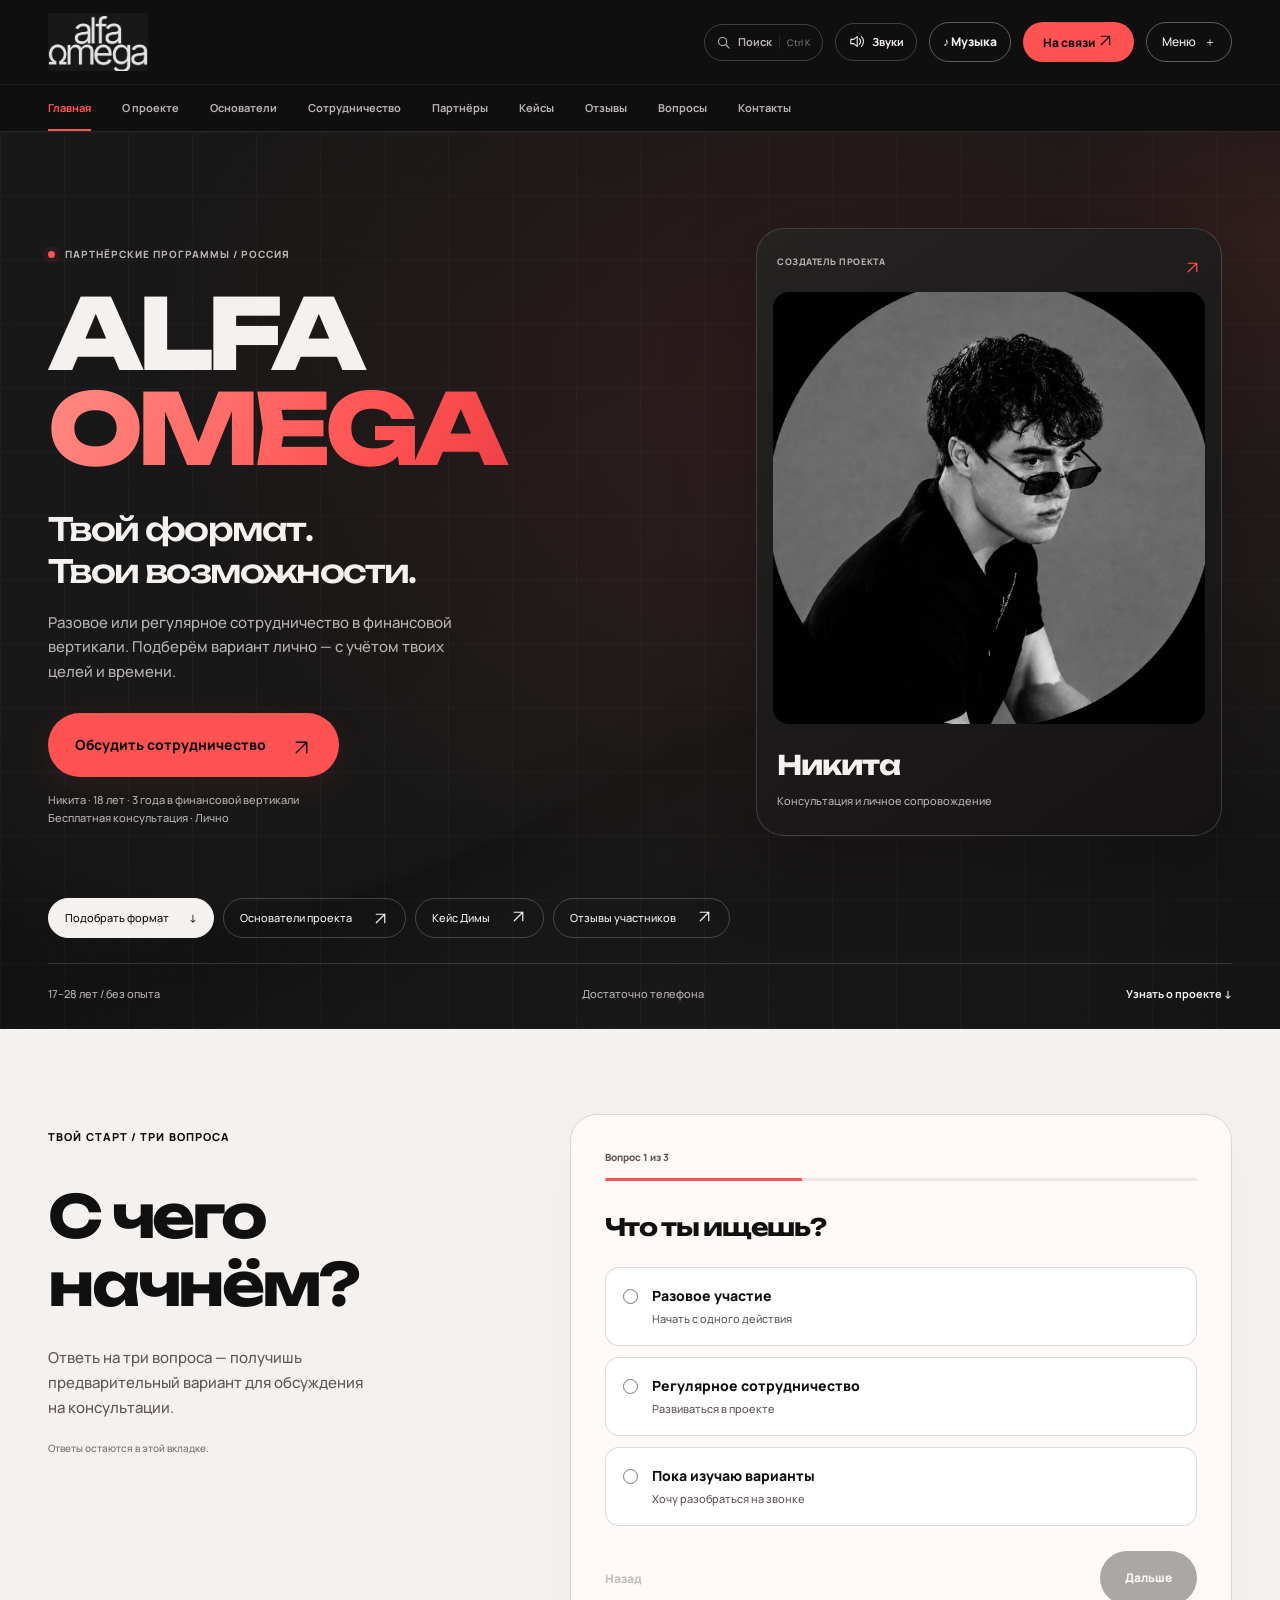
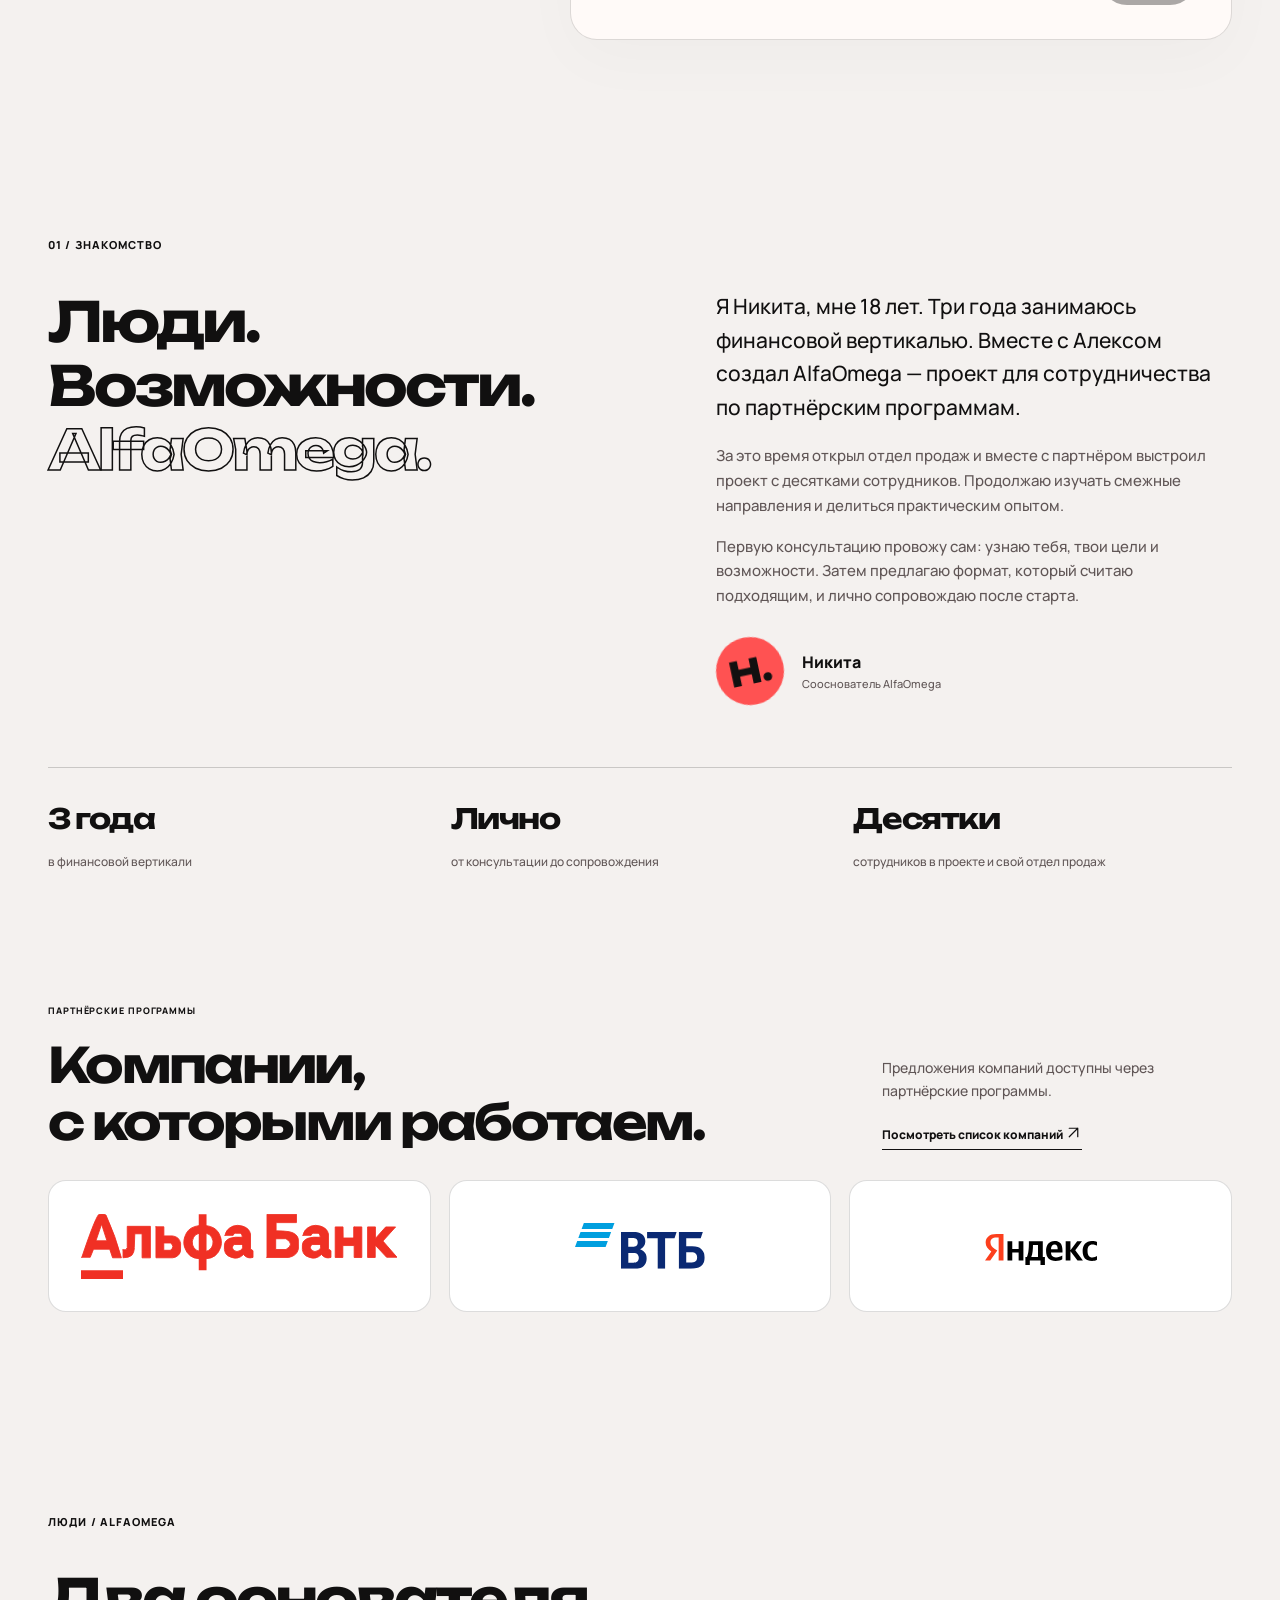
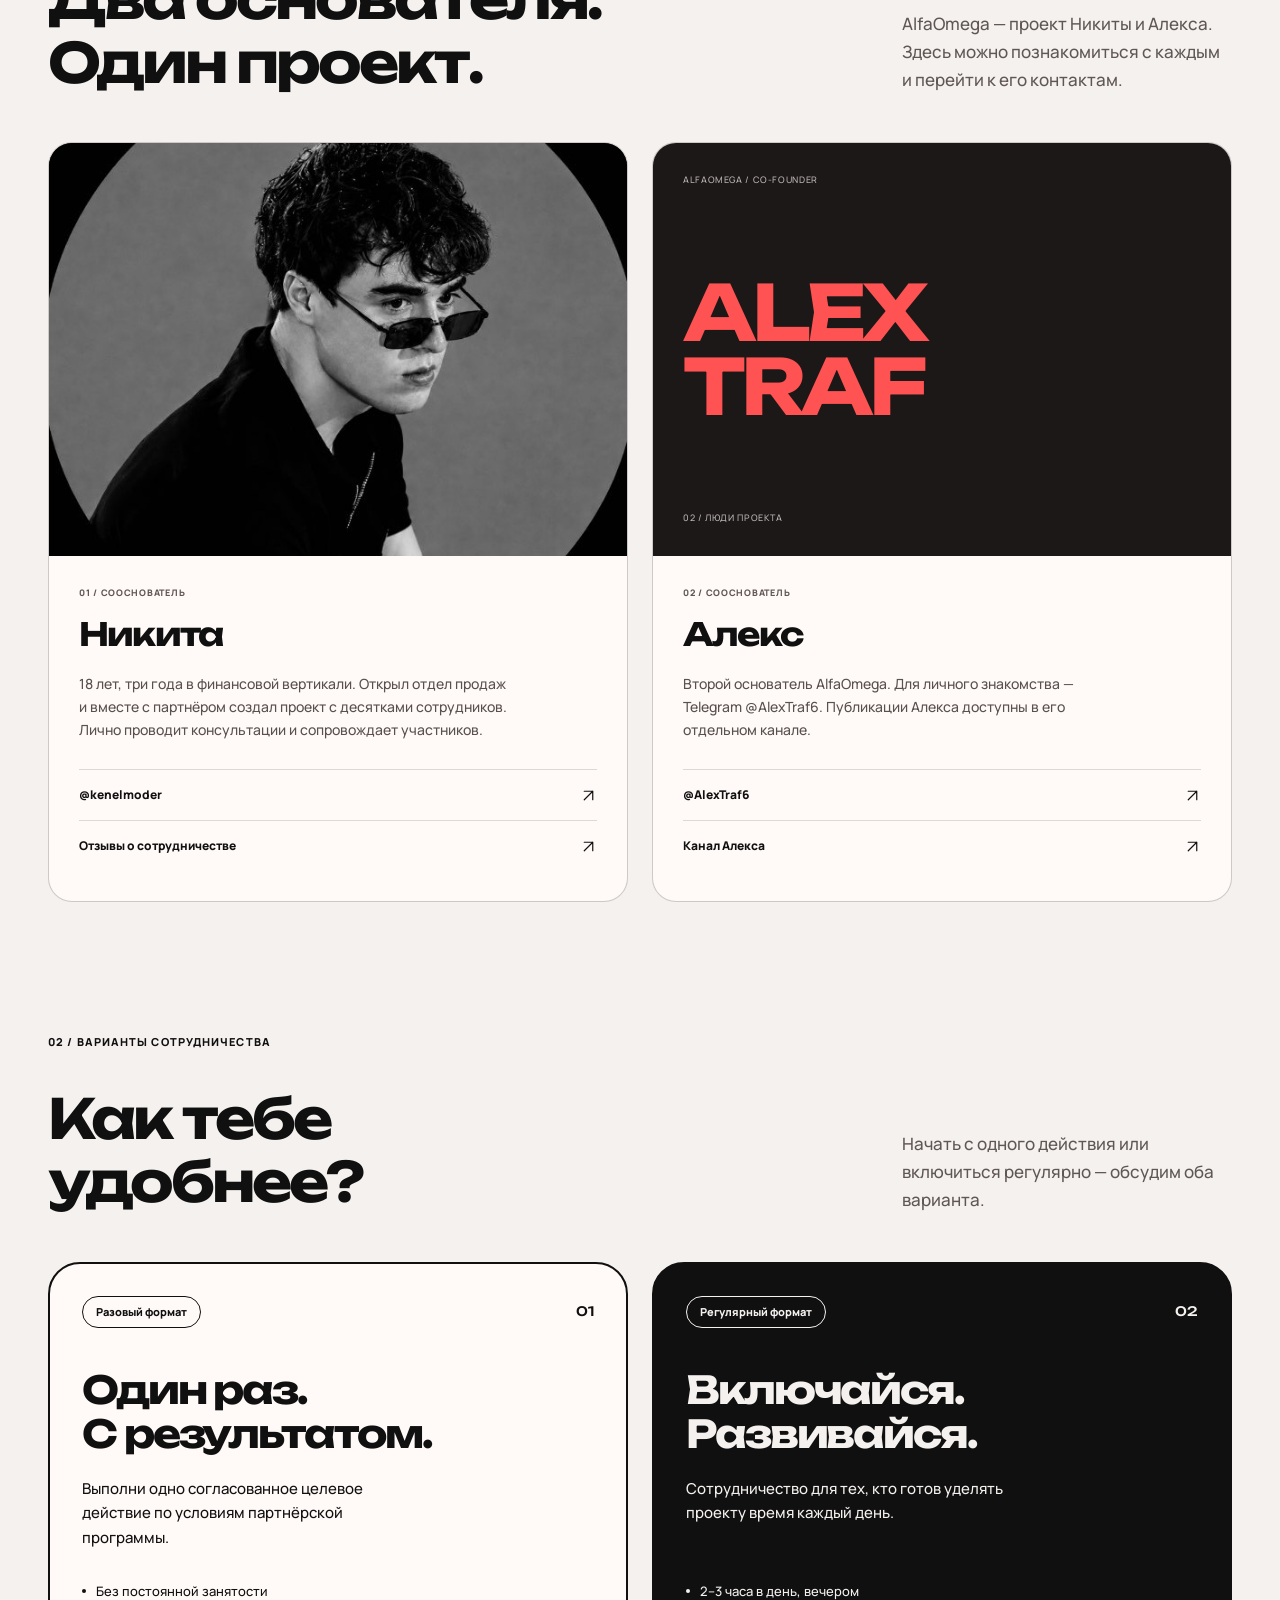
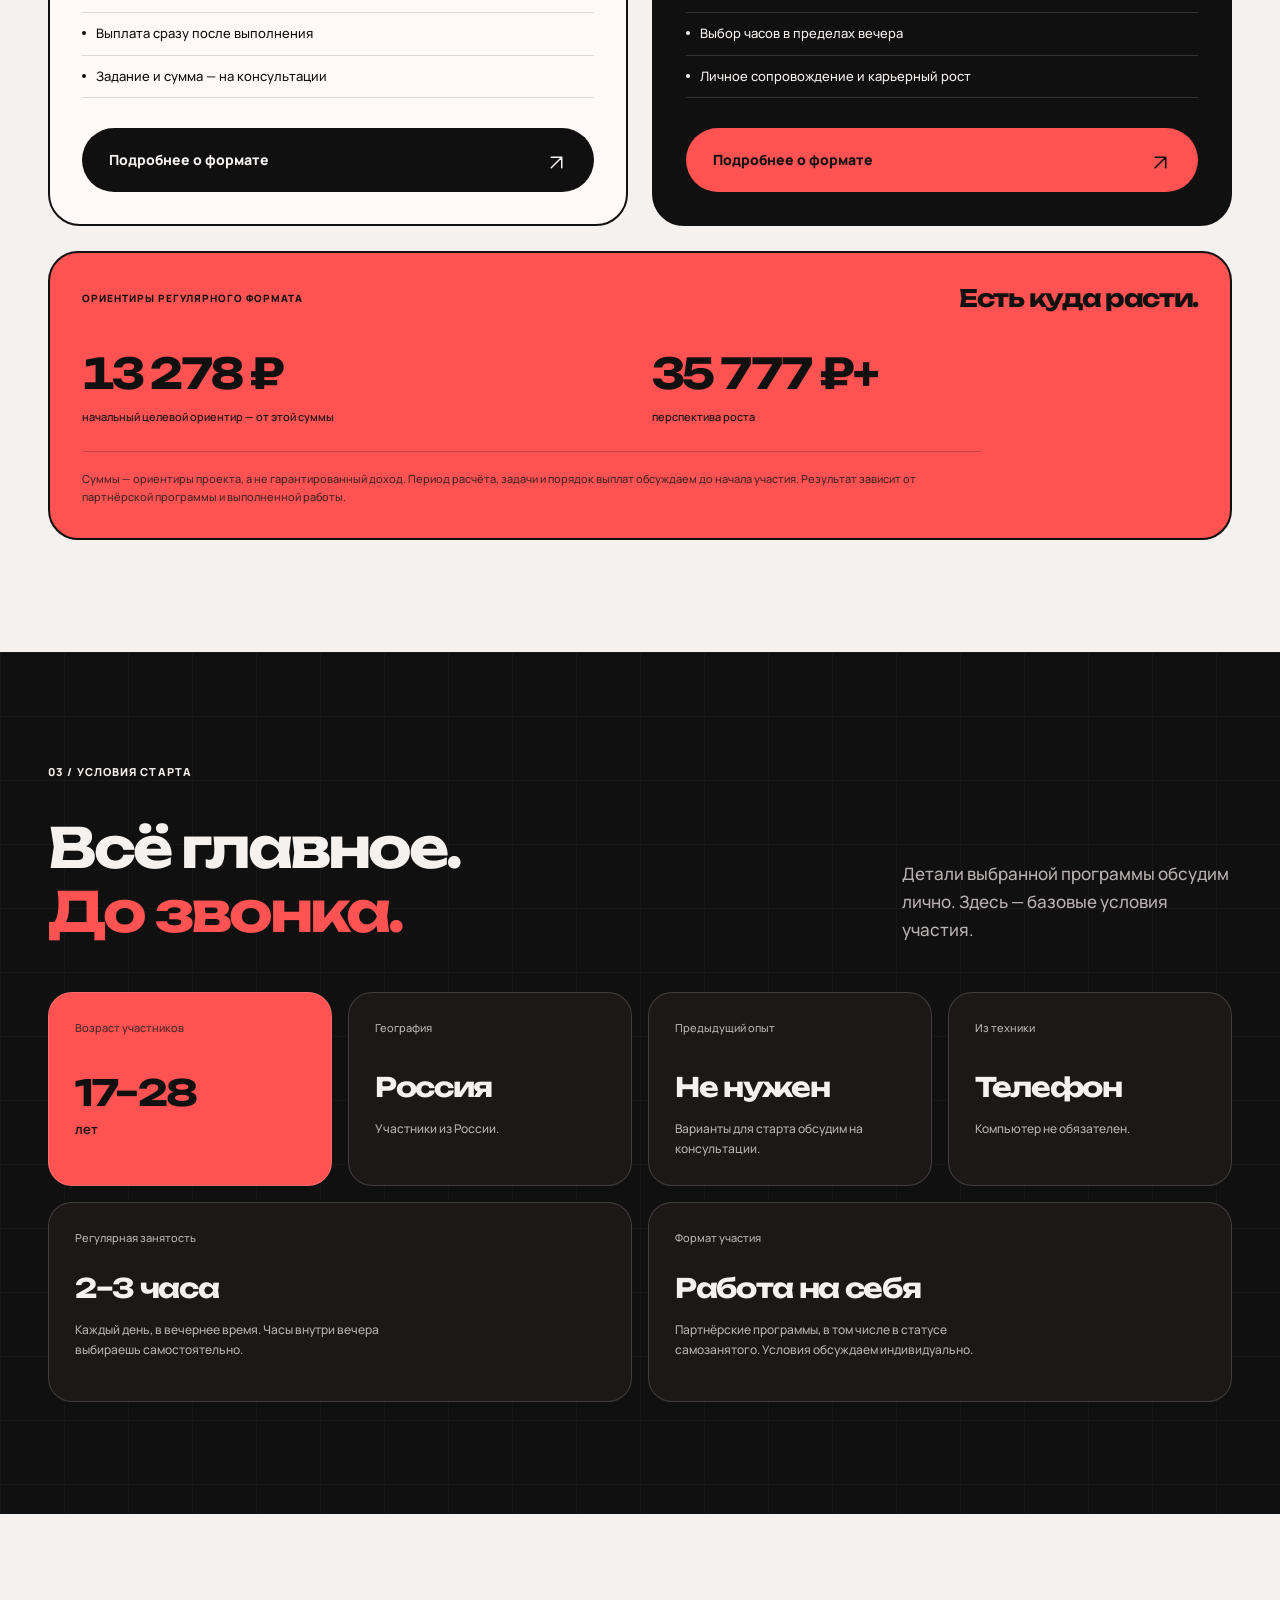
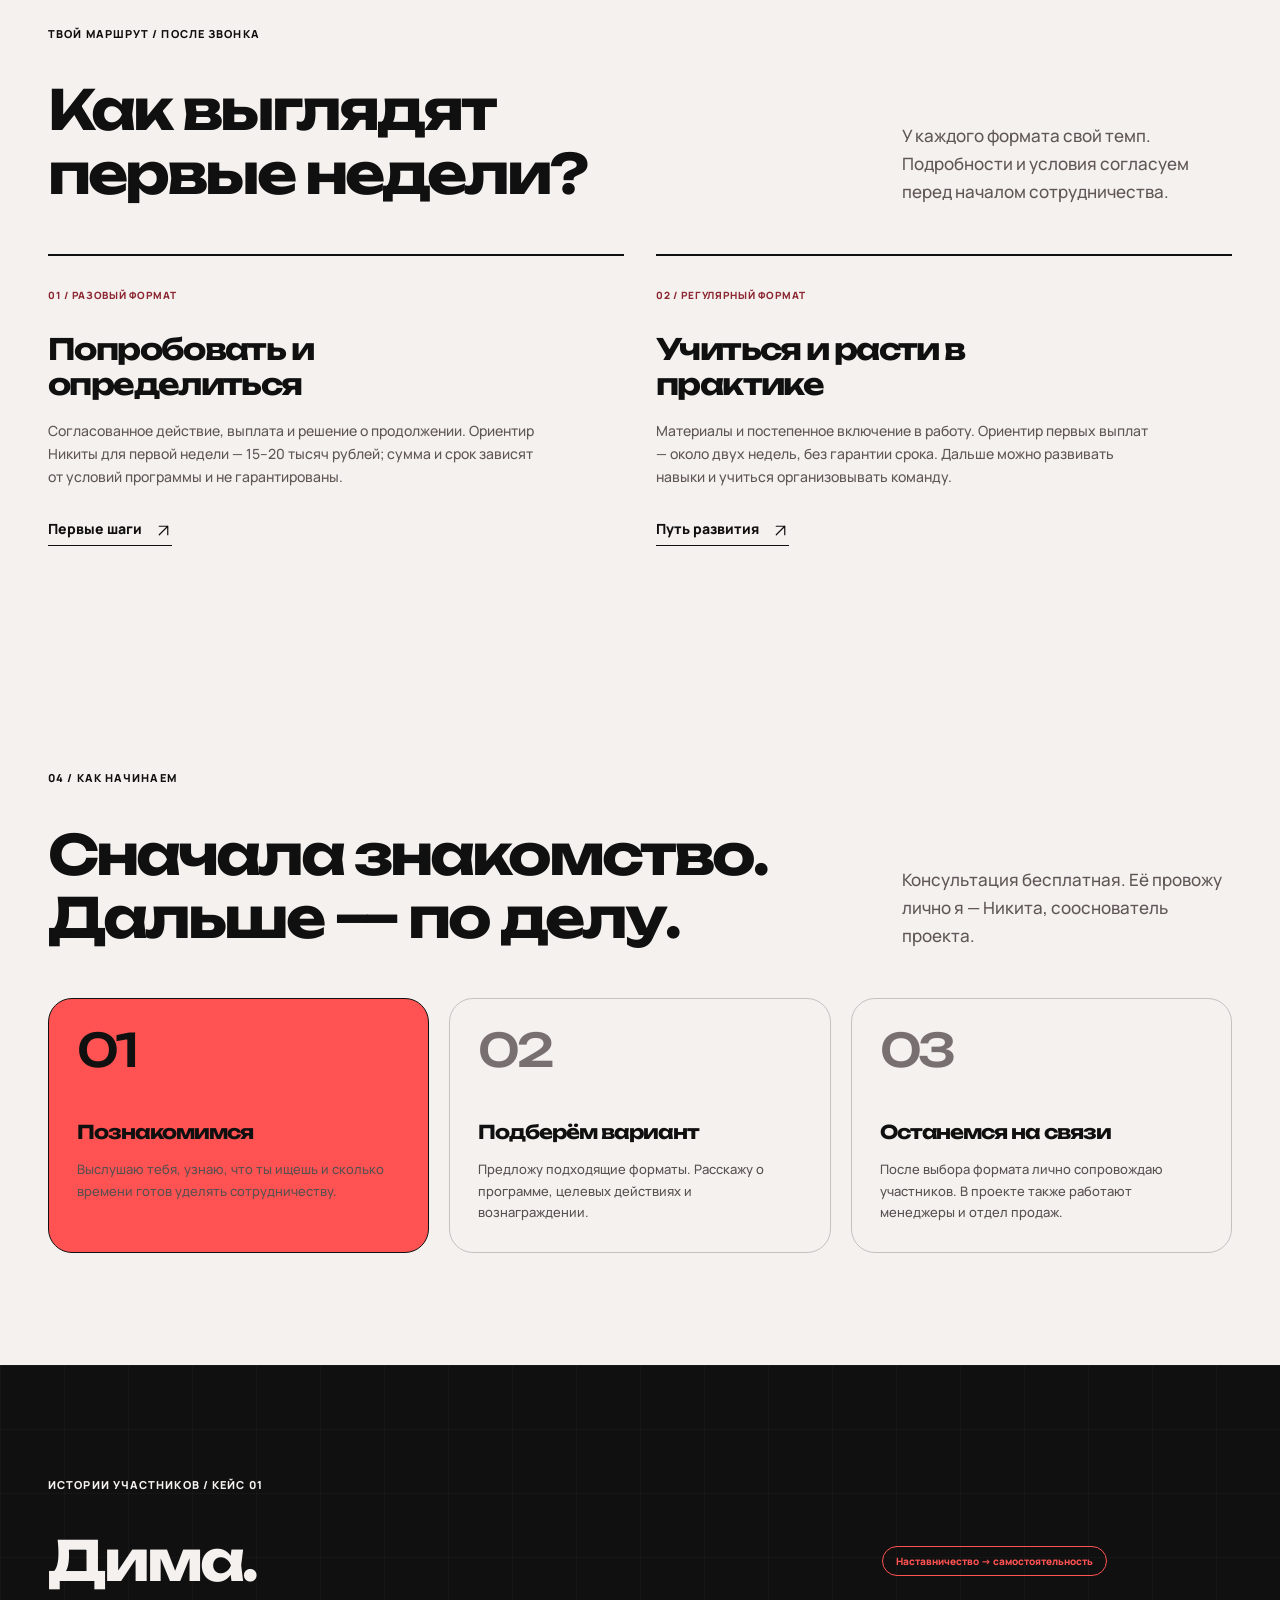
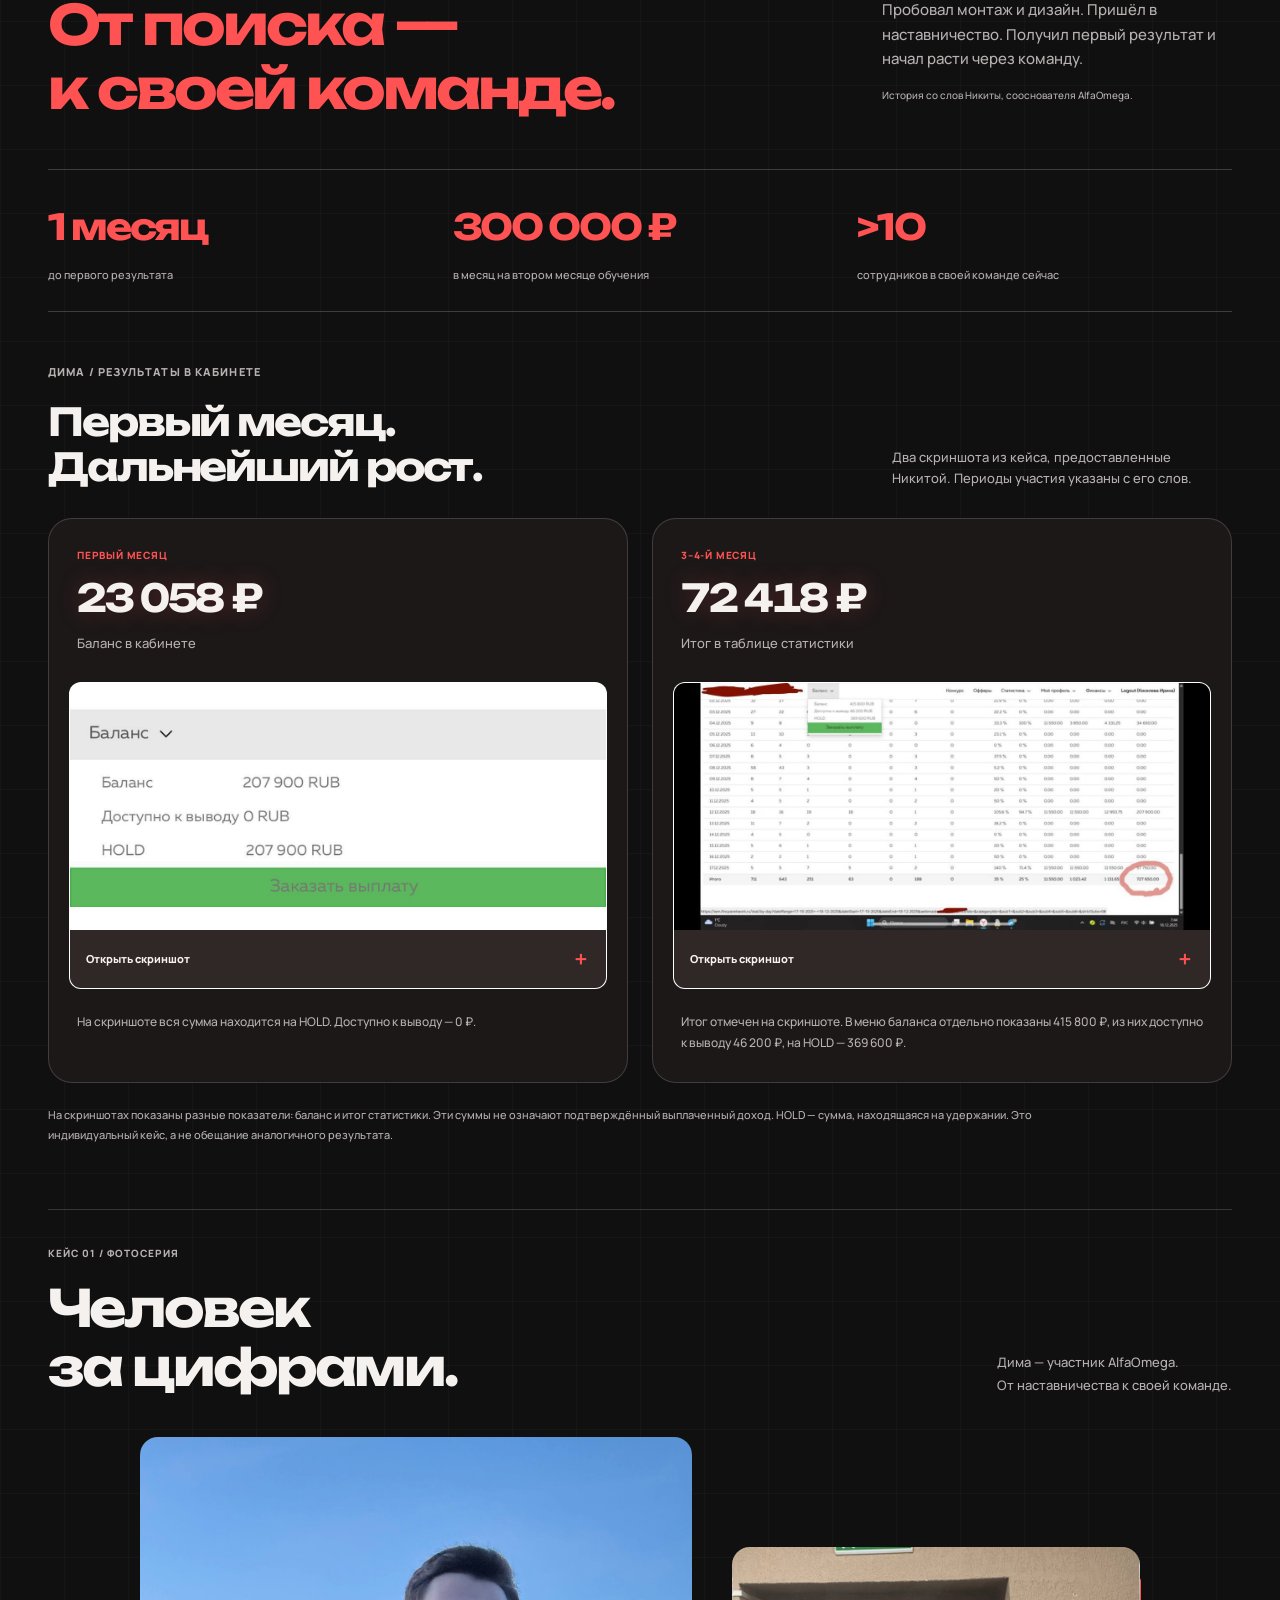
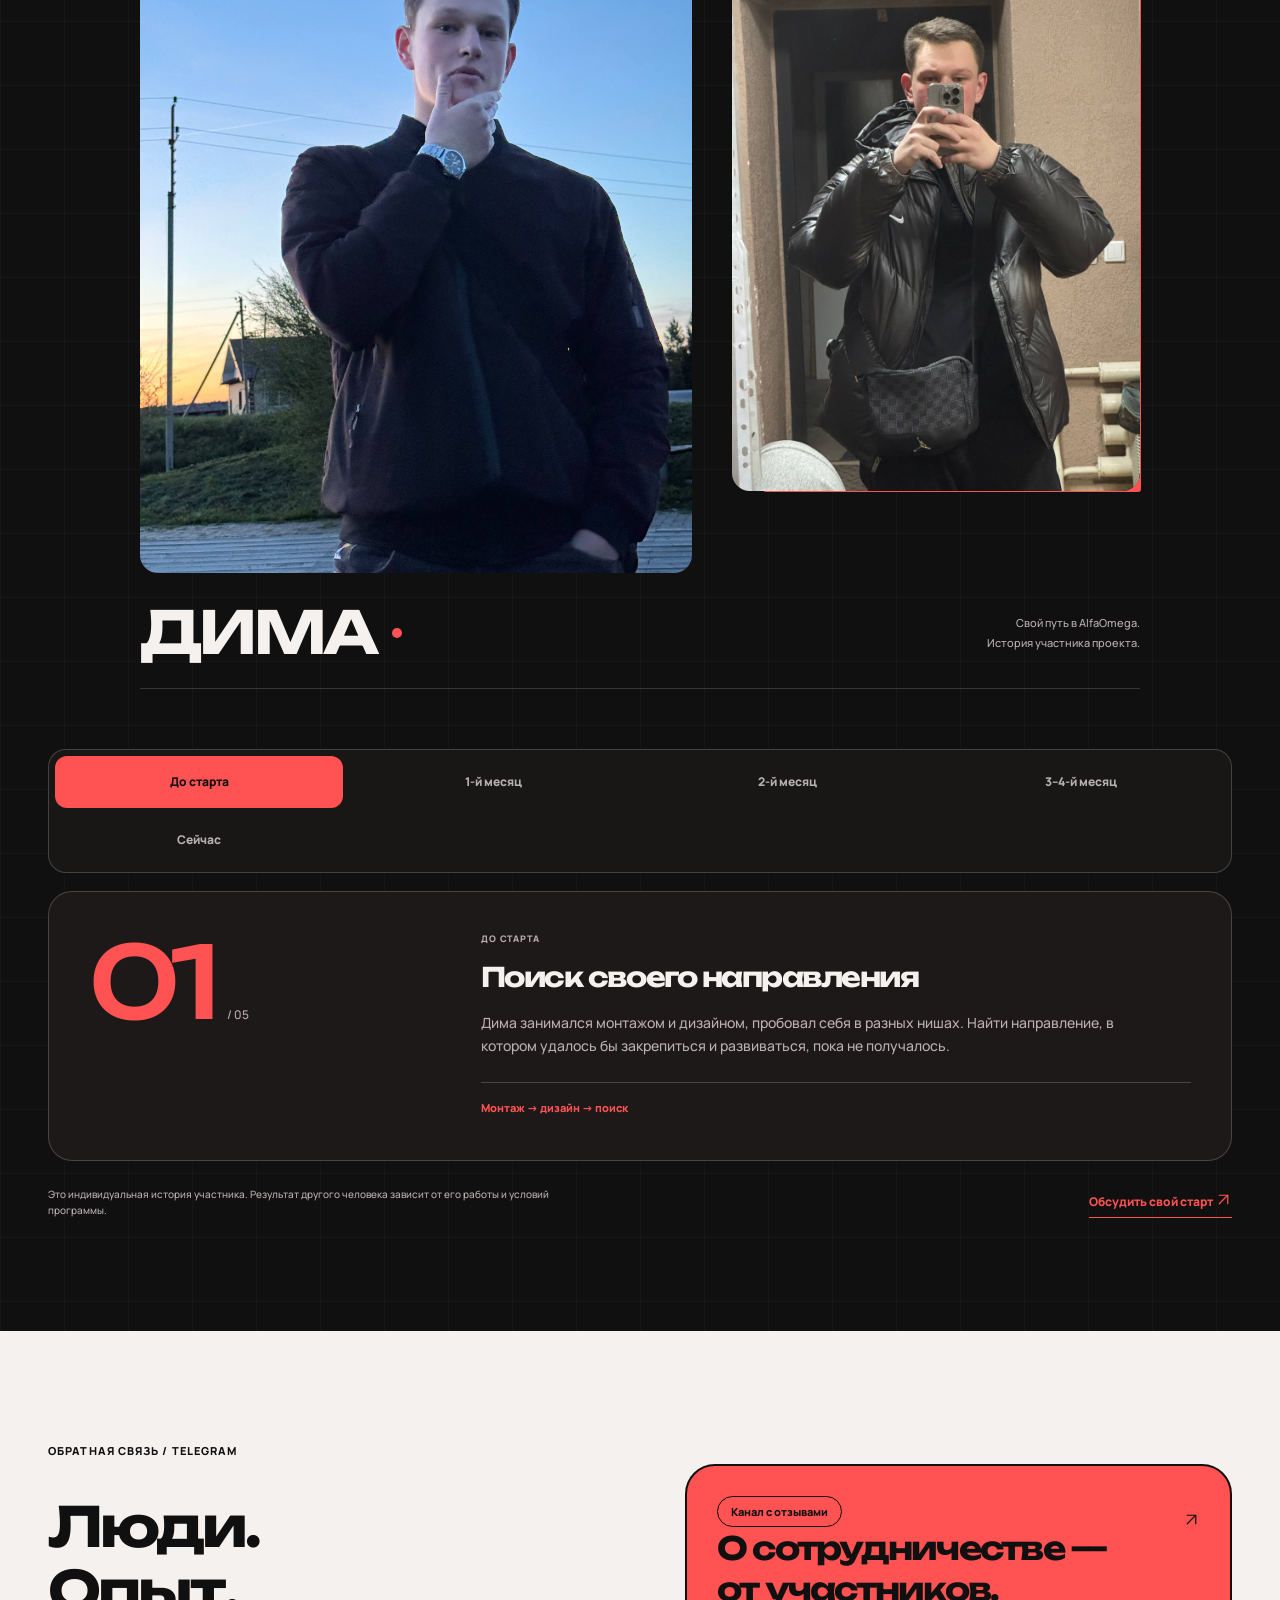
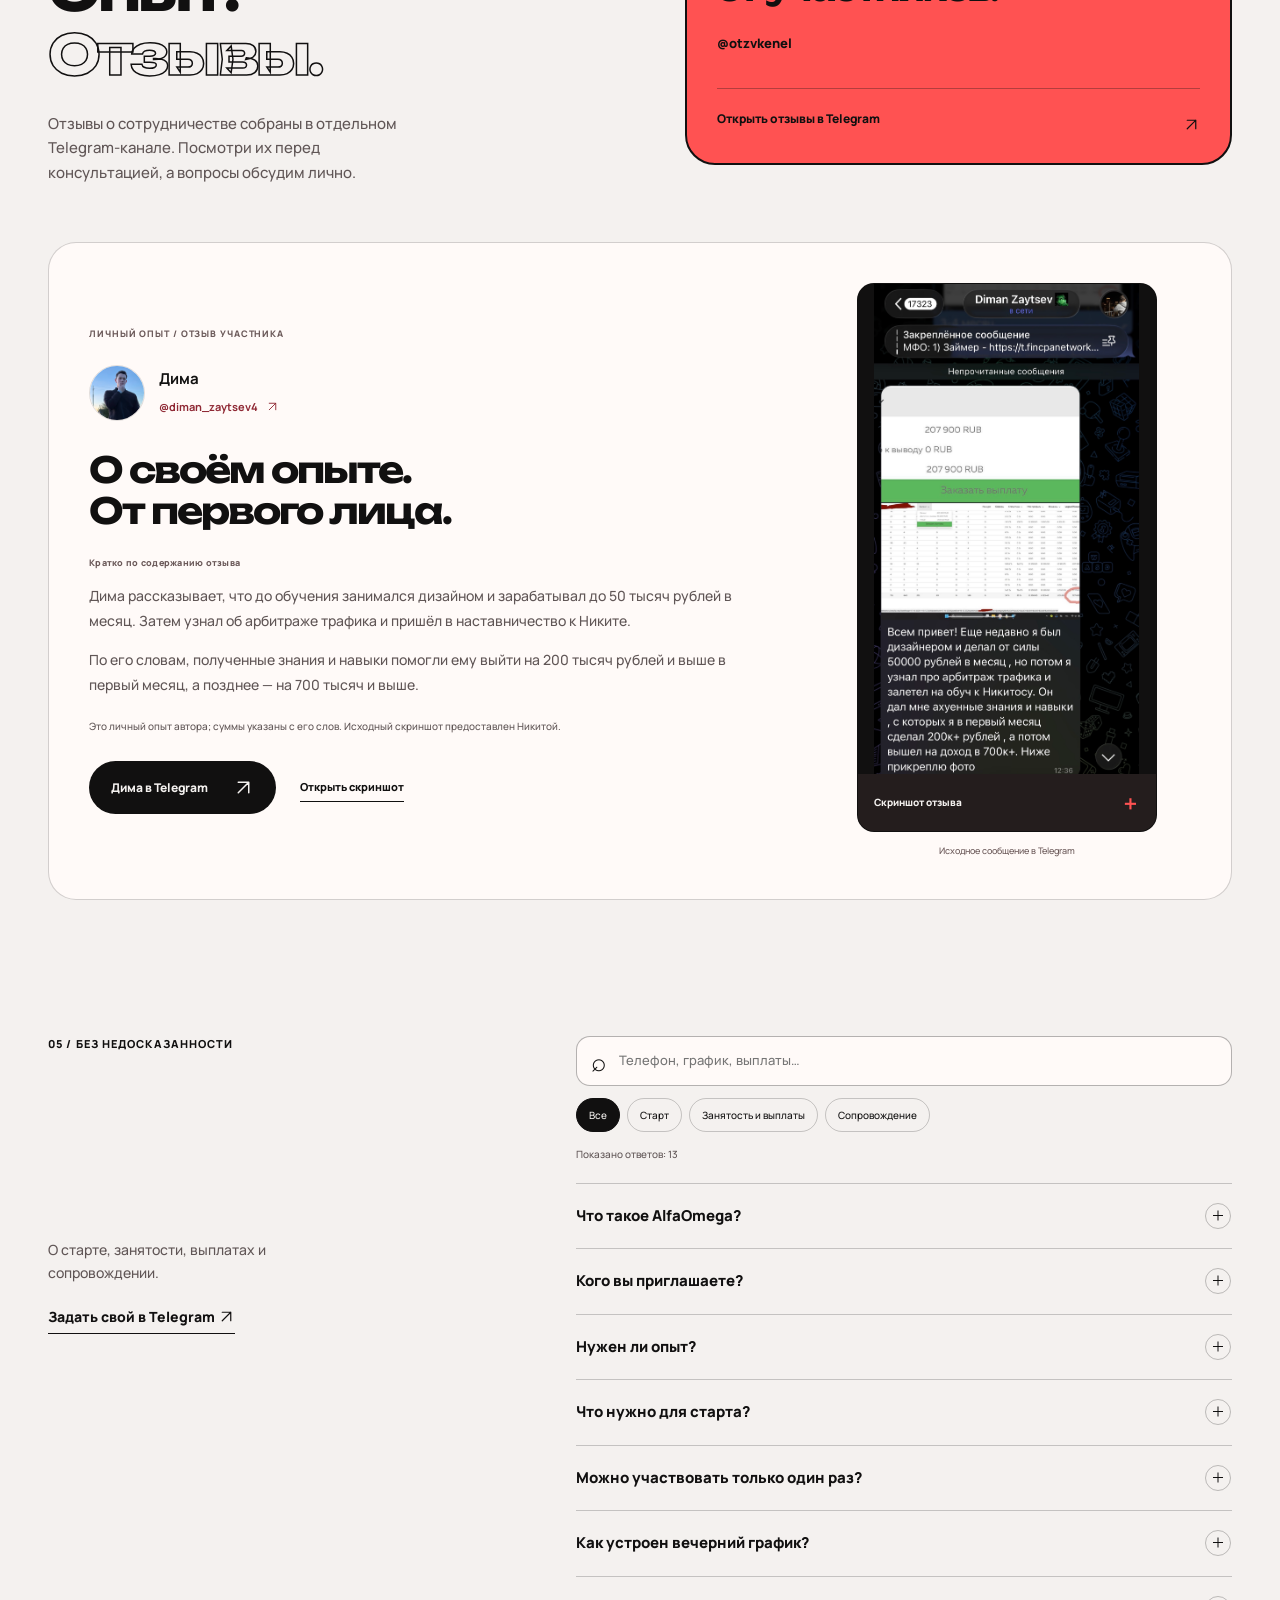
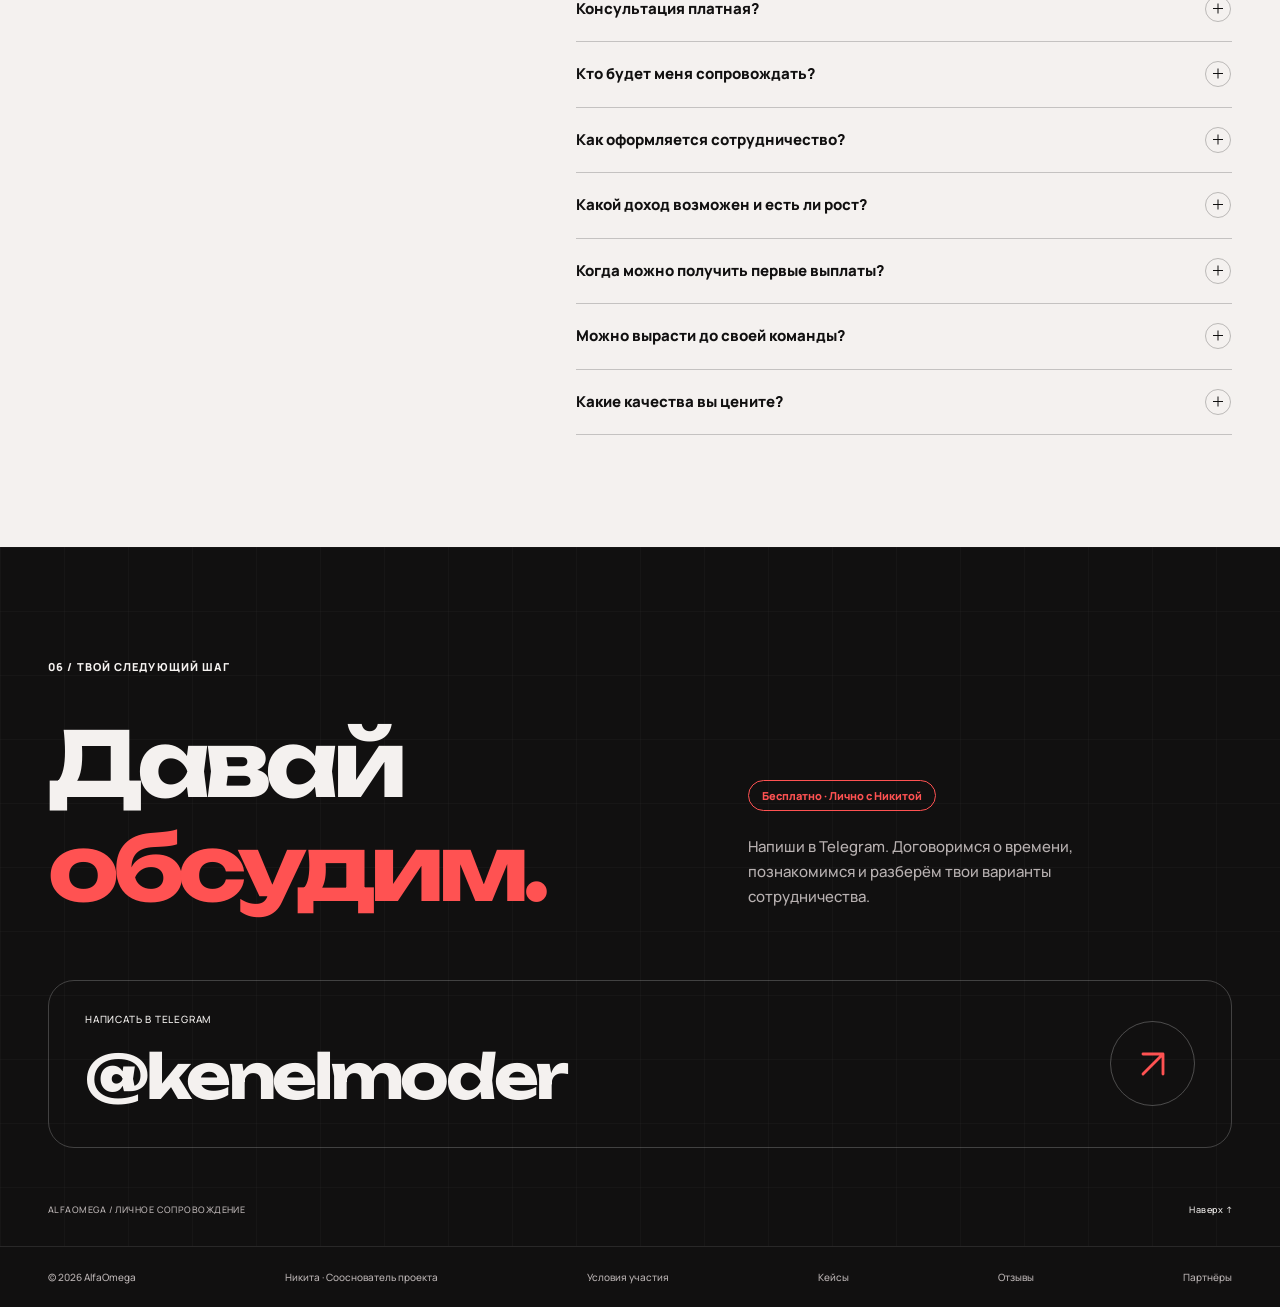
<file: index.html>
<!doctype html>
<html lang="ru">
<head>
  <meta charset="utf-8">
  <meta name="viewport" content="width=device-width, initial-scale=1">
  <meta name="robots" content="index, follow, max-image-preview:large">
  <meta name="theme-color" content="#111010">
  <title>AlfaOmega (Альфа Омега) — Никита | Сотрудничество</title>
  <meta name="description" content="AlfaOmega (Альфа Омега) — проект Никиты и Алекса в финансовой вертикали. Разовое и регулярное сотрудничество, личное сопровождение и бесплатная консультация.">
  <link rel="canonical" href="https://alfaomega-nikita.sandyplume1025.chatgpt.site/">
  <link rel="icon" href="assets/alfaomega-logo.jpeg" type="image/jpeg">
  <link rel="preload" href="assets/nikita.jpeg" as="image">
  <link rel="preload" href="assets/manrope-variable.ttf" as="font" type="font/ttf" crossorigin>
  <link rel="stylesheet" href="styles.css?v=20">
  <script src="site.js?v=20" defer></script>
  <script src="sounds.js?v=20" defer></script>
  <script src="music.js?v=1" defer></script>
  <script src="experience.js?v=20" defer></script>
  <meta property="og:type" content="website">
  <meta property="og:locale" content="ru_RU">
  <meta property="og:title" content="AlfaOmega (Альфа Омега) — Никита | Сотрудничество">
  <meta property="og:description" content="AlfaOmega (Альфа Омега) — проект Никиты и Алекса в финансовой вертикали. Разовое и регулярное сотрудничество, личное сопровождение и бесплатная консультация.">
  <meta property="og:url" content="https://alfaomega-nikita.sandyplume1025.chatgpt.site/">
  <meta property="og:image" content="https://alfaomega-nikita.sandyplume1025.chatgpt.site/assets/nikita.jpeg">
  <meta property="og:image:alt" content="Никита, создатель AlfaOmega">
  <meta name="twitter:card" content="summary">
  <script type="application/ld+json">
{
  "@context": "https://schema.org",
  "@graph": [
    {
      "@type": "WebSite",
      "@id": "https://alfaomega-nikita.sandyplume1025.chatgpt.site/#website",
      "url": "https://alfaomega-nikita.sandyplume1025.chatgpt.site/",
      "name": "AlfaOmega",
      "alternateName": [
        "Альфа Омега",
        "АльфаОмега"
      ],
      "inLanguage": "ru-RU",
      "publisher": {
        "@id": "https://alfaomega-nikita.sandyplume1025.chatgpt.site/#project"
      }
    },
    {
      "@type": "Organization",
      "@id": "https://alfaomega-nikita.sandyplume1025.chatgpt.site/#project",
      "name": "AlfaOmega",
      "alternateName": [
        "Альфа Омега",
        "АльфаОмега"
      ],
      "url": "https://alfaomega-nikita.sandyplume1025.chatgpt.site/",
      "description": "Проект в финансовой вертикали. Сотрудничество по партнёрским программам.",
      "logo": "https://alfaomega-nikita.sandyplume1025.chatgpt.site/assets/alfaomega-logo.jpeg",
      "founder": [
        {
          "@id": "https://alfaomega-nikita.sandyplume1025.chatgpt.site/#nikita"
        },
        {
          "@id": "https://alfaomega-nikita.sandyplume1025.chatgpt.site/#alex"
        }
      ]
    },
    {
      "@type": "Person",
      "@id": "https://alfaomega-nikita.sandyplume1025.chatgpt.site/#nikita",
      "name": "Никита",
      "jobTitle": "Сооснователь AlfaOmega",
      "url": "https://alfaomega-nikita.sandyplume1025.chatgpt.site/",
      "image": "https://alfaomega-nikita.sandyplume1025.chatgpt.site/assets/nikita.jpeg",
      "sameAs": [
        "https://t.me/kenelmoder"
      ],
      "affiliation": {
        "@id": "https://alfaomega-nikita.sandyplume1025.chatgpt.site/#project"
      }
    },
    {
      "@type": "Person",
      "@id": "https://alfaomega-nikita.sandyplume1025.chatgpt.site/#alex",
      "name": "Алекс",
      "jobTitle": "Сооснователь AlfaOmega",
      "url": "https://alfaomega-nikita.sandyplume1025.chatgpt.site/founders.html",
      "sameAs": [
        "https://t.me/AlexTraf6",
        "https://t.me/+PCmVGvibhLFiMDhi"
      ],
      "affiliation": {
        "@id": "https://alfaomega-nikita.sandyplume1025.chatgpt.site/#project"
      }
    },
    {
      "@type": "WebPage",
      "@id": "https://alfaomega-nikita.sandyplume1025.chatgpt.site/#webpage",
      "url": "https://alfaomega-nikita.sandyplume1025.chatgpt.site/",
      "name": "AlfaOmega (Альфа Омега) — Никита | Сотрудничество",
      "description": "AlfaOmega (Альфа Омега) — проект Никиты и Алекса в финансовой вертикали. Разовое и регулярное сотрудничество, личное сопровождение и бесплатная консультация.",
      "inLanguage": "ru-RU",
      "isPartOf": {
        "@id": "https://alfaomega-nikita.sandyplume1025.chatgpt.site/#website"
      },
      "about": [
        {
          "@id": "https://alfaomega-nikita.sandyplume1025.chatgpt.site/#project"
        },
        {
          "@id": "https://alfaomega-nikita.sandyplume1025.chatgpt.site/#nikita"
        }
      ]
    }
  ]
}
</script>
  <script src="motion.js?v=20" defer></script>
</head>
<body class="home-page"><div class="transition-screen" aria-hidden="true"></div><div class="reading-progress" aria-hidden="true"></div>
<a class="skip-link" href="#main">Перейти к содержимому</a>
<div class="header-shell" id="top"><header class="header wrap">
<a class="wordmark" href="#top" aria-label="AlfaOmega — в начало"><span class="logo-crop"><img src="assets/alfaomega-logo.jpeg" width="1206" height="1124" alt="AlfaOmega"></span></a>
<nav class="desktop-nav" aria-label="Основная навигация"><a href="index.html" aria-current="page">Главная</a><a href="about.html">О проекте</a><a href="founders.html">Основатели</a><a href="cooperation.html">Сотрудничество</a><a href="partners.html">Партнёры</a><a href="cases.html">Кейсы</a><a href="reviews.html">Отзывы</a><a href="faq.html">Вопросы</a><a href="contact.html">Контакты</a></nav>
<div class="header-actions"><button type="button" class="quick-search-toggle" aria-label="Поиск по сайту" aria-haspopup="dialog" aria-controls="quick-navigation" hidden><svg viewBox="0 0 24 24" fill="none" aria-hidden="true"><circle cx="10.5" cy="10.5" r="6.5"/><path d="m16 16 5 5"/></svg><span>Поиск</span><kbd>⌘ K</kbd></button><button class="sfx-toggle" type="button" aria-pressed="true" aria-label="Выключить звуковые эффекты" title="Звуки интерфейса" hidden><svg viewBox="0 0 24 24" fill="none" aria-hidden="true"><path d="M4 9v6h4l5 4V5L8 9H4Z"/><path class="sfx-waves" d="M16 8a6 6 0 0 1 0 8M19 5a10 10 0 0 1 0 14"/><path class="sfx-muted" d="m16 9 6 6m-6 0 6-6"/></svg><span>Звуки</span></button><a class="header-telegram" href="https://t.me/kenelmoder" target="_blank" rel="noopener noreferrer">На связи <svg class="icon-arrow" viewBox="0 0 24 24" fill="none" aria-hidden="true"><path d="M6 18 18 6M6 6h12v12"/></svg></a><button class="menu-toggle" type="button" aria-expanded="false" aria-controls="mobile-navigation">Меню <span aria-hidden="true">＋</span></button></div></header><nav class="section-tabs" aria-label="Разделы сайта"><div class="wrap section-tabs-track"><a href="index.html" aria-current="page">Главная</a><a href="about.html">О проекте</a><a href="founders.html">Основатели</a><a href="cooperation.html">Сотрудничество</a><a href="partners.html">Партнёры</a><a href="cases.html">Кейсы</a><a href="reviews.html">Отзывы</a><a href="faq.html">Вопросы</a><a href="contact.html">Контакты</a></div></nav>
<nav class="mobile-nav" id="mobile-navigation" aria-label="Навигация для телефона" hidden><div class="wrap"><a href="index.html" aria-current="page">Главная<span aria-hidden="true">01</span></a><a href="about.html">О проекте<span aria-hidden="true">02</span></a><a href="founders.html">Основатели<span aria-hidden="true">03</span></a><a href="cooperation.html">Сотрудничество<span aria-hidden="true">04</span></a><a href="partners.html">Партнёры<span aria-hidden="true">05</span></a><a href="cases.html">Кейсы<span aria-hidden="true">06</span></a><a href="reviews.html">Отзывы<span aria-hidden="true">07</span></a><a href="faq.html">Вопросы<span aria-hidden="true">08</span></a><a href="contact.html">Контакты<span aria-hidden="true">09</span></a></div></nav></div>
<main id="main">
<section class="hero dark-grid" aria-labelledby="hero-title"><div class="wrap hero-layout">
<div class="hero-copy"><p class="eyebrow"><span class="status-dot"></span> ПАРТНЁРСКИЕ ПРОГРАММЫ / РОССИЯ</p><h1 id="hero-title">ALFA<span>OMEGA</span></h1><p class="hero-lead">Твой формат.<br>Твои возможности.</p><p class="hero-description">Разовое или регулярное сотрудничество в финансовой вертикали. Подберём вариант лично — с учётом твоих целей и времени.</p><a class="button button-lime" href="https://t.me/kenelmoder" target="_blank" rel="noopener noreferrer">Обсудить сотрудничество <span aria-hidden="true"><svg class="icon-arrow" viewBox="0 0 24 24" fill="none" aria-hidden="true"><path d="M6 18 18 6M6 6h12v12"/></svg></span></a><p class="hero-note">Никита · 18 лет · 3 года в финансовой вертикали<br>Бесплатная консультация · Лично</p></div>
<figure class="portrait-block"><div class="portrait-label"><span>СОЗДАТЕЛЬ ПРОЕКТА</span><span aria-hidden="true"><svg class="icon-arrow" viewBox="0 0 24 24" fill="none" aria-hidden="true"><path d="M6 18 18 6M6 6h12v12"/></svg></span></div><img class="portrait" src="assets/nikita.jpeg" width="640" height="640" fetchpriority="high" alt="Никита, сооснователь AlfaOmega"><figcaption><strong>Никита</strong><span>Консультация и личное сопровождение</span></figcaption></figure>
<div class="hero-explore"><a class="hero-picker-link" href="#format-picker">Подобрать формат <span aria-hidden="true">↓</span></a><a href="founders.html">Основатели проекта <svg class="icon-arrow" viewBox="0 0 24 24" fill="none" aria-hidden="true"><path d="M6 18 18 6M6 6h12v12"/></svg></a><a href="cases.html">Кейс Димы <span aria-hidden="true"><svg class="icon-arrow" viewBox="0 0 24 24" fill="none" aria-hidden="true"><path d="M6 18 18 6M6 6h12v12"/></svg></span></a><a href="reviews.html">Отзывы участников <span aria-hidden="true"><svg class="icon-arrow" viewBox="0 0 24 24" fill="none" aria-hidden="true"><path d="M6 18 18 6M6 6h12v12"/></svg></span></a></div><div class="hero-bottom"><span>17–28 лет / без опыта</span><span>Достаточно телефона</span><a href="#project">Узнать о проекте ↓</a></div></div></section>
<section class="format-picker section light" id="format-picker" aria-labelledby="picker-title"><div class="wrap picker-layout"><div class="picker-intro"><p class="section-label">ТВОЙ СТАРТ / ТРИ ВОПРОСА</p><h2 id="picker-title">С чего<br> начнём?</h2><p>Ответь на три вопроса — получишь предварительный вариант для обсуждения на консультации.</p><span>Ответы остаются в этой вкладке.</span></div><div class="picker-card"><form class="picker-form"><div class="picker-progress" hidden><span class="picker-step-label" aria-live="polite"></span><div><span></span></div></div><fieldset data-picker-step="0"><legend>Что ты ищешь?</legend><div class="picker-options"><label class="picker-option"><input type="radio" name="goal" value="once"><span><strong>Разовое участие</strong><small>Начать с одного действия</small></span></label><label class="picker-option"><input type="radio" name="goal" value="regular"><span><strong>Регулярное сотрудничество</strong><small>Развиваться в проекте</small></span></label><label class="picker-option"><input type="radio" name="goal" value="explore"><span><strong>Пока изучаю варианты</strong><small>Хочу разобраться на звонке</small></span></label></div></fieldset><fieldset data-picker-step="1"><legend>Какой график подходит?</legend><div class="picker-options"><label class="picker-option"><input type="radio" name="time" value="one"><span><strong>Только разовое участие</strong><small>Без постоянной занятости</small></span></label><label class="picker-option"><input type="radio" name="time" value="evening"><span><strong>2–3 часа вечером</strong><small>Могу выделять время ежедневно</small></span></label><label class="picker-option"><input type="radio" name="time" value="unsure"><span><strong>График пока неясен</strong><small>Нужно обсудить возможности</small></span></label></div></fieldset><fieldset data-picker-step="2"><legend>С каким опытом начинаешь?</legend><div class="picker-options"><label class="picker-option"><input type="radio" name="experience" value="new"><span><strong>Без опыта</strong><small>Хочу попробовать новое направление</small></span></label><label class="picker-option"><input type="radio" name="experience" value="some"><span><strong>Опыт уже есть</strong><small>Расскажу о нём на консультации</small></span></label><label class="picker-option"><input type="radio" name="experience" value="talk"><span><strong>Сначала познакомимся</strong><small>Предпочитаю обсудить лично</small></span></label></div></fieldset><div class="picker-controls" hidden><button type="button" class="picker-back">Назад</button><button type="button" class="button button-dark picker-next" disabled>Дальше <span aria-hidden="true">→</span></button></div></form><div class="picker-result" hidden><p class="section-label">ВАРИАНТ ДЛЯ ОБСУЖДЕНИЯ</p><h3 class="picker-result-title"></h3><p class="picker-result-description"></p><p class="picker-result-note">Окончательный формат и условия определим на личной консультации.</p><label class="picker-summary-label">Твои ответы<textarea class="picker-summary" rows="4" readonly></textarea></label><div class="picker-result-actions"><a class="button button-lime" href="https://t.me/kenelmoder" target="_blank" rel="noopener noreferrer">Обсудить с Никитой <svg class="icon-arrow" viewBox="0 0 24 24" fill="none" aria-hidden="true"><path d="M6 18 18 6M6 6h12v12"/></svg></a><button type="button" class="picker-copy">Скопировать ответы</button></div><p class="picker-copy-status" role="status"></p><button type="button" class="picker-restart">Изменить ответы</button></div><noscript><p>Обсуди подходящий формат с <a href="https://t.me/kenelmoder">Никитой в Telegram</a>.</p></noscript></div></div></section><section class="project section light" id="project" aria-labelledby="project-title"><div class="wrap"><p class="section-label">01 / ЗНАКОМСТВО</p><div class="project-layout"><div><h2 id="project-title">Люди.<br>Возможности.<br><span class="outline-word">AlfaOmega.</span></h2></div><div class="project-copy"><p class="lead">Я Никита, мне 18 лет. Три года занимаюсь финансовой вертикалью. Вместе с Алексом создал AlfaOmega — проект для сотрудничества по партнёрским программам.</p><p>За это время открыл отдел продаж и вместе с партнёром выстроил проект с десятками сотрудников. Продолжаю изучать смежные направления и делиться практическим опытом.</p><p>Первую консультацию провожу сам: узнаю тебя, твои цели и возможности. Затем предлагаю формат, который считаю подходящим, и лично сопровождаю после старта.</p><div class="signature"><span class="signature-symbol" aria-hidden="true">Н.</span><span>Никита<small>Сооснователь AlfaOmega</small></span></div></div></div><div class="facts-row"><div><strong>3 года</strong><span>в финансовой вертикали</span></div><div><strong>Лично</strong><span>от консультации до сопровождения</span></div><div><strong>Десятки</strong><span>сотрудников в проекте и свой отдел продаж</span></div></div></div></section><section class="partners-preview light" aria-labelledby="partners-preview-title"><div class="wrap"><div class="partners-preview-heading"><div><p class="section-label">ПАРТНЁРСКИЕ ПРОГРАММЫ</p><h2 id="partners-preview-title">Компании,<br>с которыми работаем.</h2></div><div><p>Предложения компаний доступны через партнёрские программы.</p><a class="text-link" href="partners.html">Посмотреть список компаний <svg class="icon-arrow" viewBox="0 0 24 24" fill="none" aria-hidden="true"><path d="M6 18 18 6M6 6h12v12"/></svg></a></div></div><div class="partner-preview-logos"><div><img src="assets/brands/alfa.svg" alt="Альфа-Банк" loading="lazy"></div><div><img src="assets/brands/vtb.svg" alt="ВТБ" loading="lazy"></div><a href="https://ya.ru/" target="_blank" rel="noopener noreferrer" aria-label="Яндекс — официальный сайт"><img src="assets/brands/yandex.svg" alt="Яндекс" loading="lazy"></a></div></div></section><section class="founders section light" id="founders" aria-labelledby="founders-title"><div class="wrap"><p class="section-label">ЛЮДИ / ALFAOMEGA</p><div class="section-heading"><h2 id="founders-title">Два основателя.<br>Один проект.</h2><p>AlfaOmega — проект Никиты и Алекса. Здесь можно познакомиться с каждым и перейти к его контактам.</p></div><div class="founder-grid"><article class="founder-card reveal"><div class="founder-visual"><img src="assets/nikita.jpeg" width="640" height="640" alt="Никита, сооснователь AlfaOmega" loading="lazy"></div><div class="founder-body"><span class="founder-number">01 / СООСНОВАТЕЛЬ</span><h3>Никита</h3><p>18 лет, три года в финансовой вертикали. Открыл отдел продаж и вместе с партнёром создал проект с десятками сотрудников. Лично проводит консультации и сопровождает участников.</p><div class="founder-links"><a href="https://t.me/kenelmoder" target="_blank" rel="noopener noreferrer">@kenelmoder <svg class="icon-arrow" viewBox="0 0 24 24" fill="none" aria-hidden="true"><path d="M6 18 18 6M6 6h12v12"/></svg></a><a href="https://t.me/otzvkenel" target="_blank" rel="noopener noreferrer">Отзывы о сотрудничестве <svg class="icon-arrow" viewBox="0 0 24 24" fill="none" aria-hidden="true"><path d="M6 18 18 6M6 6h12v12"/></svg></a></div></div></article><article class="founder-card founder-alex reveal"><div class="founder-wordmark" aria-hidden="true"><span>ALFAOMEGA / CO-FOUNDER</span><strong>ALEX<br>TRAF</strong><small>02 / ЛЮДИ ПРОЕКТА</small></div><div class="founder-body"><span class="founder-number">02 / СООСНОВАТЕЛЬ</span><h3>Алекс</h3><p>Второй основатель AlfaOmega. Для личного знакомства — Telegram @AlexTraf6. Публикации Алекса доступны в его отдельном канале.</p><div class="founder-links"><a href="https://t.me/AlexTraf6" target="_blank" rel="noopener noreferrer">@AlexTraf6 <svg class="icon-arrow" viewBox="0 0 24 24" fill="none" aria-hidden="true"><path d="M6 18 18 6M6 6h12v12"/></svg></a><a href="https://t.me/+PCmVGvibhLFiMDhi" target="_blank" rel="noopener noreferrer">Канал Алекса <svg class="icon-arrow" viewBox="0 0 24 24" fill="none" aria-hidden="true"><path d="M6 18 18 6M6 6h12v12"/></svg></a></div></div></article></div></div></section>
<section class="formats section light" id="formats" aria-labelledby="formats-title"><div class="wrap"><p class="section-label">02 / ВАРИАНТЫ СОТРУДНИЧЕСТВА</p><div class="section-heading"><h2 id="formats-title">Как тебе<br>удобнее?</h2><p>Начать с одного действия или включиться регулярно — обсудим оба варианта.</p></div><div class="offers">
<article class="offer offer-once reveal"><div class="offer-top"><span class="pill">Разовый формат</span><span class="card-index">01</span></div><h3>Один раз.<br>С результатом.</h3><p>Выполни одно согласованное целевое действие по условиям партнёрской программы.</p><ul class="offer-list"><li>Без постоянной занятости</li><li>Выплата сразу после выполнения</li><li>Задание и сумма — на консультации</li></ul><a class="button button-dark" href="#conditions" data-open-dialog="format-once">Подробнее о формате <span aria-hidden="true"><svg class="icon-arrow" viewBox="0 0 24 24" fill="none" aria-hidden="true"><path d="M6 18 18 6M6 6h12v12"/></svg></span></a></article>
<article class="offer offer-regular reveal"><div class="offer-top"><span class="pill">Регулярный формат</span><span class="card-index">02</span></div><h3>Включайся.<br>Развивайся.</h3><p>Сотрудничество для тех, кто готов уделять проекту время каждый день.</p><ul class="offer-list"><li>2–3 часа в день, вечером</li><li>Выбор часов в пределах вечера</li><li>Личное сопровождение и карьерный рост</li></ul><a class="button button-lime" href="#conditions" data-open-dialog="format-regular">Подробнее о формате <span aria-hidden="true"><svg class="icon-arrow" viewBox="0 0 24 24" fill="none" aria-hidden="true"><path d="M6 18 18 6M6 6h12v12"/></svg></span></a></article></div>
<div class="income-box reveal"><div class="income-heading"><span class="section-label">ОРИЕНТИРЫ РЕГУЛЯРНОГО ФОРМАТА</span><h3>Есть куда расти.</h3></div><div class="income-values"><div><strong class="money-counter" data-count-to="100000" data-count-suffix=" ₽"><span class="money-reserve" aria-hidden="true">100 000 ₽</span><span class="money-display" aria-hidden="true">100 000 ₽</span><span class="sr-only">100 000 рублей</span></strong><small>начальный целевой ориентир — от этой суммы</small></div><div><strong class="money-counter" data-count-to="300000" data-count-suffix=" ₽+"><span class="money-reserve" aria-hidden="true">300 000 ₽+</span><span class="money-display" aria-hidden="true">300 000 ₽+</span><span class="sr-only">300 000 рублей и выше</span></strong><small>перспектива роста</small></div></div><p class="income-note">Суммы — ориентиры проекта, а не гарантированный доход. Период расчёта, задачи и порядок выплат обсуждаем до начала участия. Результат зависит от партнёрской программы и выполненной работы.</p></div></div></section>
<section class="conditions section dark-grid" id="conditions" aria-labelledby="conditions-title"><div class="wrap"><p class="section-label">03 / УСЛОВИЯ СТАРТА</p><div class="section-heading"><h2 id="conditions-title">Всё главное.<br><span class="lime-text">До звонка.</span></h2><p>Детали выбранной программы обсудим лично. Здесь — базовые условия участия.</p></div><dl class="conditions-grid"><div class="condition-age reveal"><dt>Возраст участников</dt><dd>17–28<span>лет</span></dd></div><div class="reveal"><dt>География</dt><dd>Россия</dd><p>Участники из России.</p></div><div class="reveal"><dt>Предыдущий опыт</dt><dd>Не нужен</dd><p>Варианты для старта обсудим на консультации.</p></div><div class="reveal"><dt>Из техники</dt><dd>Телефон</dd><p>Компьютер не обязателен.</p></div><div class="condition-wide reveal"><dt>Регулярная занятость</dt><dd>2–3 часа</dd><p>Каждый день, в вечернее время. Часы внутри вечера выбираешь самостоятельно.</p></div><div class="condition-wide reveal"><dt>Формат участия</dt><dd>Работа на себя</dd><p>Партнёрские программы, в том числе в статусе самозанятого. Условия обсуждаем индивидуально.</p></div></dl></div></section>
<section class="start-preview section light" aria-labelledby="start-preview-title"><div class="wrap"><p class="section-label">ТВОЙ МАРШРУТ / ПОСЛЕ ЗВОНКА</p><div class="section-heading"><h2 id="start-preview-title">Как выглядят<br>первые недели?</h2><p>У каждого формата свой темп. Подробности и условия согласуем перед началом сотрудничества.</p></div><div class="start-preview-grid"><article class="reveal"><span>01 / РАЗОВЫЙ ФОРМАТ</span><h3>Попробовать и определиться</h3><p>Согласованное действие, выплата и решение о продолжении. Ориентир Никиты для первой недели — 15–20 тысяч рублей; сумма и срок зависят от условий программы и не гарантированы.</p><a class="text-link" href="cooperation.html#first-weeks">Первые шаги <svg class="icon-arrow" viewBox="0 0 24 24" fill="none" aria-hidden="true"><path d="M6 18 18 6M6 6h12v12"/></svg></a></article><article class="reveal"><span>02 / РЕГУЛЯРНЫЙ ФОРМАТ</span><h3>Учиться и расти в практике</h3><p>Материалы и постепенное включение в работу. Ориентир первых выплат — около двух недель, без гарантии срока. Дальше можно развивать навыки и учиться организовывать команду.</p><a class="text-link" href="cooperation.html#growth">Путь развития <svg class="icon-arrow" viewBox="0 0 24 24" fill="none" aria-hidden="true"><path d="M6 18 18 6M6 6h12v12"/></svg></a></article></div></div></section><section class="support section light" id="support" aria-labelledby="support-title"><div class="wrap"><p class="section-label">04 / КАК НАЧИНАЕМ</p><div class="section-heading"><h2 id="support-title">Сначала знакомство.<br>Дальше — по делу.</h2><p>Консультация бесплатная. Её провожу лично я — Никита, сооснователь проекта.</p></div><ol class="steps"><li class="reveal"><span class="step-number">01</span><h3>Познакомимся</h3><p>Выслушаю тебя, узнаю, что ты ищешь и сколько времени готов уделять сотрудничеству.</p></li><li class="reveal"><span class="step-number">02</span><h3>Подберём вариант</h3><p>Предложу подходящие форматы. Расскажу о программе, целевых действиях и вознаграждении.</p></li><li class="reveal"><span class="step-number">03</span><h3>Останемся на связи</h3><p>После выбора формата лично сопровождаю участников. В проекте также работают менеджеры и отдел продаж.</p></li></ol></div></section>
<section class="cases section dark-grid" id="cases" aria-labelledby="cases-title"><div class="wrap"><p class="section-label">ИСТОРИИ УЧАСТНИКОВ / КЕЙС 01</p><div class="section-heading"><h2 id="cases-title">Дима.<br><span class="lime-text">От поиска —<br>к своей команде.</span></h2><div class="case-intro"><span class="pill">Наставничество → самостоятельность</span><p>Пробовал монтаж и дизайн. Пришёл в наставничество. Получил первый результат и начал расти через команду.</p><span class="case-source">История со слов Никиты, сооснователя AlfaOmega.</span></div></div><div class="case-stats"><div><strong>1 месяц</strong><span>до первого результата</span></div><div><strong>300 000 ₽</strong><span>в месяц на втором месяце обучения</span></div><div><strong>&gt;10</strong><span>сотрудников в своей команде сейчас</span></div></div><div class="case-results" id="dima-results" aria-labelledby="case-results-title"><div class="results-heading"><div><p class="section-label">ДИМА / РЕЗУЛЬТАТЫ В КАБИНЕТЕ</p><h3 id="case-results-title">Первый месяц.<br>Дальнейший рост.</h3></div><p>Два скриншота из кейса, предоставленные Никитой. Периоды участия указаны с его слов.</p></div><div class="result-grid"><figure class="result-card reveal"><figcaption><span class="result-period">ПЕРВЫЙ МЕСЯЦ</span><strong class="money-counter" data-count-to="207900" data-count-suffix=" ₽"><span class="money-reserve" aria-hidden="true">207 900 ₽</span><span class="money-display" aria-hidden="true">207 900 ₽</span><span class="sr-only">207 900 рублей</span></strong><span class="result-measure">Баланс в кабинете</span></figcaption><a class="result-image" href="assets/dima-result-month-1.jpeg" data-open-dialog="dima-result-1" aria-label="Увеличить скриншот: первый месяц" target="_blank" rel="noopener"><img src="assets/dima-result-month-1.jpeg" width="1280" height="476" alt="Первый месяц: баланс 207 900 рублей, HOLD 207 900 рублей, доступно к выводу 0 рублей." loading="lazy"><span>Открыть скриншот <span aria-hidden="true">＋</span></span></a><p class="result-explanation">На скриншоте вся сумма находится на HOLD. Доступно к выводу — 0 ₽.</p></figure><figure class="result-card reveal"><figcaption><span class="result-period">3–4-Й МЕСЯЦ</span><strong class="money-counter" data-count-to="727650" data-count-suffix=" ₽"><span class="money-reserve" aria-hidden="true">727 650 ₽</span><span class="money-display" aria-hidden="true">727 650 ₽</span><span class="sr-only">727 650 рублей</span></strong><span class="result-measure">Итог в таблице статистики</span></figcaption><a class="result-image" href="assets/dima-result-month-3-4.jpeg" data-open-dialog="dima-result-3-4" aria-label="Увеличить скриншот: 3–4-й месяц" target="_blank" rel="noopener"><img src="assets/dima-result-month-3-4.jpeg" width="1280" height="590" alt="Скриншот статистики, отнесённый Никитой к третьему–четвёртому месяцу: итог таблицы 727 650 рублей." loading="lazy"><span>Открыть скриншот <span aria-hidden="true">＋</span></span></a><p class="result-explanation">Итог отмечен на скриншоте. В меню баланса отдельно показаны 415 800 ₽, из них доступно к выводу 46 200 ₽, на HOLD — 369 600 ₽.</p></figure></div><p class="results-context">На скриншотах показаны разные показатели: баланс и итог статистики. Эти суммы не означают подтверждённый выплаченный доход. HOLD — сумма, находящаяся на удержании. Это индивидуальный кейс, а не обещание аналогичного результата.</p></div><div class="dima-editorial" aria-labelledby="dima-editorial-title"><div class="dima-editorial-heading"><div><p class="section-label">КЕЙС 01 / ФОТОСЕРИЯ</p><h3 id="dima-editorial-title">Человек<br>за цифрами.</h3></div><p>Дима — участник AlfaOmega.<br>От наставничества к своей команде.</p></div><figure class="dima-photo-series"><div class="dima-editorial-grid"><div class="dima-editorial-frame dima-editorial-primary reveal"><img src="assets/dima-before.jpeg" width="1920" height="2560" alt="Дима — портрет на улице" loading="lazy"></div><div class="dima-editorial-frame dima-editorial-secondary reveal"><img src="assets/dima-after.jpeg" width="1920" height="2560" alt="Дима — второй кадр фотосерии" loading="lazy"></div></div><figcaption><span class="dima-editorial-name">ДИМА<span class="dima-editorial-dot" aria-hidden="true"></span></span><span>Свой путь в AlfaOmega.<br>История участника проекта.</span></figcaption></figure></div><div class="case-story" data-story><div class="story-tabs" aria-label="Этапы истории Димы" hidden><button type="button" id="stage-tab-0" data-stage="0">До старта</button><button type="button" id="stage-tab-1" data-stage="1">1-й месяц</button><button type="button" id="stage-tab-2" data-stage="2">2-й месяц</button><button type="button" id="stage-tab-3" data-stage="3">3–4-й месяц</button><button type="button" id="stage-tab-4" data-stage="4">Сейчас</button></div><div class="story-panels"><article class="story-panel" id="stage-panel-0" data-story-panel="0"><div class="stage-counter" aria-hidden="true">01<span>/ 05</span></div><div><p class="section-label">ДО СТАРТА</p><h3>Поиск своего направления</h3><p>Дима занимался монтажом и дизайном, пробовал себя в разных нишах. Найти направление, в котором удалось бы закрепиться и развиваться, пока не получалось.</p><span class="stage-milestone">Монтаж → дизайн → поиск</span></div></article><article class="story-panel" id="stage-panel-1" data-story-panel="1"><div class="stage-counter" aria-hidden="true">02<span>/ 05</span></div><div><p class="section-label">1-Й МЕСЯЦ</p><h3>Начало наставничества</h3><p>Один из менеджеров проекта познакомил Диму с Никитой. Дима вошёл в наставничество и за первый месяц получил свой первый результат. На скриншоте, предоставленном Никитой для этого этапа, — баланс 207 900 ₽; вся сумма на HOLD, доступно к выводу 0 ₽. Затем работа начала постепенно масштабироваться.</p><span class="stage-milestone">207 900 ₽ / баланс на HOLD</span></div></article><article class="story-panel" id="stage-panel-2" data-story-panel="2"><div class="stage-counter" aria-hidden="true">03<span>/ 05</span></div><div><p class="section-label">2-Й МЕСЯЦ</p><h3>Рост через команду</h3><p>По словам Никиты, на втором месяце обучения Дима вышел на доход 300 000 ₽ в месяц. Дальнейшее масштабирование строилось через работу в команде.</p><span class="stage-milestone">300 000 ₽ / месяц</span></div></article><article class="story-panel" id="stage-panel-3" data-story-panel="3"><div class="stage-counter" aria-hidden="true">04<span>/ 05</span></div><div><p class="section-label">3–4-Й МЕСЯЦ</p><h3>Расширение масштаба</h3><p>К этому этапу Никита относит второй скриншот: в таблице статистики отмечен итог 727 650 ₽. Это показатель кабинета, а не подтверждение выплаченного личного дохода. Полный снимок и значения баланса можно открыть выше.</p><span class="stage-milestone">727 650 ₽ / итог статистики</span></div></article><article class="story-panel" id="stage-panel-4" data-story-panel="4"><div class="stage-counter" aria-hidden="true">05<span>/ 05</span></div><div><p class="section-label">СЕЙЧАС</p><h3>Самостоятельная работа</h3><p>Сейчас Дима работает самостоятельно, без личного наставничества Никиты. У него команда более чем из 10 сотрудников, и он продолжает развивать своё направление.</p><span class="stage-milestone">Более 10 сотрудников</span></div></article></div></div><div class="case-bottom"><p>Это индивидуальная история участника. Результат другого человека зависит от его работы и условий программы.</p><a class="text-link" href="https://t.me/kenelmoder" target="_blank" rel="noopener noreferrer">Обсудить свой старт <svg class="icon-arrow" viewBox="0 0 24 24" fill="none" aria-hidden="true"><path d="M6 18 18 6M6 6h12v12"/></svg></a></div></div></section>
<section class="reviews section light" id="reviews" aria-labelledby="reviews-title"><div class="wrap reviews-layout"><div><p class="section-label">ОБРАТНАЯ СВЯЗЬ / TELEGRAM</p><h2 id="reviews-title">Люди.<br>Опыт.<br><span class="outline-word">Отзывы.</span></h2><p class="reviews-description">Отзывы о сотрудничестве собраны в отдельном Telegram-канале. Посмотри их перед консультацией, а вопросы обсудим лично.</p></div><a class="reviews-card reveal" href="https://t.me/otzvkenel" target="_blank" rel="noopener noreferrer"><div class="reviews-card-top"><span class="pill">Канал с отзывами</span><span class="reviews-mark" aria-hidden="true"><svg class="icon-arrow" viewBox="0 0 24 24" fill="none" aria-hidden="true"><path d="M6 18 18 6M6 6h12v12"/></svg></span></div><h3>О сотрудничестве —<br>от участников.</h3><span class="reviews-handle">@otzvkenel</span><span class="reviews-card-bottom">Открыть отзывы в Telegram <span aria-hidden="true"><svg class="icon-arrow" viewBox="0 0 24 24" fill="none" aria-hidden="true"><path d="M6 18 18 6M6 6h12v12"/></svg></span></span></a></div><div class="wrap testimonial-wrap"><article class="dima-testimonial reveal" id="dima-review" aria-labelledby="dima-review-title"><div class="testimonial-copy"><p class="section-label">ЛИЧНЫЙ ОПЫТ / ОТЗЫВ УЧАСТНИКА</p><div class="testimonial-person"><img src="assets/dima-before.jpeg" width="1920" height="2560" alt="" loading="lazy"><div><strong>Дима</strong><a href="https://t.me/diman_zaytsev4" target="_blank" rel="noopener noreferrer">@diman_zaytsev4 <svg class="icon-arrow" viewBox="0 0 24 24" fill="none" aria-hidden="true"><path d="M6 18 18 6M6 6h12v12"/></svg></a></div></div><h3 id="dima-review-title">О своём опыте.<br>От первого лица.</h3><span class="testimonial-summary-label">Кратко по содержанию отзыва</span><p>Дима рассказывает, что до обучения занимался дизайном и зарабатывал до 50 тысяч рублей в месяц. Затем узнал об арбитраже трафика и пришёл в наставничество к Никите.</p><p>По его словам, полученные знания и навыки помогли ему выйти на 200 тысяч рублей и выше в первый месяц, а позднее — на 700 тысяч и выше.</p><p class="testimonial-attribution">Это личный опыт автора; суммы указаны с его слов. Исходный скриншот предоставлен Никитой.</p><div class="testimonial-actions"><a class="button button-dark" href="https://t.me/diman_zaytsev4" target="_blank" rel="noopener noreferrer">Дима в Telegram <svg class="icon-arrow" viewBox="0 0 24 24" fill="none" aria-hidden="true"><path d="M6 18 18 6M6 6h12v12"/></svg></a><a class="text-link" href="assets/dima-testimonial.jpeg" data-open-dialog="dima-review-dialog" target="_blank" rel="noopener">Открыть скриншот</a></div></div><figure class="testimonial-source"><a href="assets/dima-testimonial.jpeg" data-open-dialog="dima-review-dialog" target="_blank" rel="noopener" aria-label="Увеличить скриншот отзыва Димы"><img src="assets/dima-testimonial.jpeg" width="1206" height="2235" alt="Скриншот переписки: отзыв Димы о дизайне, обучении у Никиты и своих результатах" loading="lazy"><span>Скриншот отзыва <span aria-hidden="true">＋</span></span></a><figcaption>Исходное сообщение в Telegram</figcaption></figure></article></div></section>
<section class="faq section light" id="faq" aria-labelledby="faq-title"><div class="wrap faq-layout"><div class="faq-heading"><p class="section-label">05 / БЕЗ НЕДОСКАЗАННОСТИ</p><h2 id="faq-title">Есть<br>вопросы?</h2><p>О старте, занятости, выплатах и сопровождении.</p><a class="text-link" href="https://t.me/kenelmoder" target="_blank" rel="noopener noreferrer">Задать свой в Telegram <svg class="icon-arrow" viewBox="0 0 24 24" fill="none" aria-hidden="true"><path d="M6 18 18 6M6 6h12v12"/></svg></a></div><div class="faq-content"><div class="faq-tools" hidden><label class="faq-search"><span aria-hidden="true">⌕</span><span class="sr-only">Найти ответ на вопрос</span><input id="faq-search" type="search" placeholder="Телефон, график, выплаты…" autocomplete="off" aria-controls="faq-list"><button type="button" class="search-clear" aria-label="Очистить поиск" hidden>×</button></label><div class="faq-filters" role="group" aria-label="Темы вопросов"><button type="button" data-topic="all" aria-pressed="true">Все</button><button type="button" data-topic="start" aria-pressed="false">Старт</button><button type="button" data-topic="work" aria-pressed="false">Занятость и выплаты</button><button type="button" data-topic="support" aria-pressed="false">Сопровождение</button></div><p class="faq-count" aria-live="polite" aria-atomic="true">Показано ответов: 13</p></div><div class="faq-list" id="faq-list">
      <details id="faq-question-1" data-topic="start"><summary>Что такое AlfaOmega?<span class="faq-icon" aria-hidden="true"></span></summary><p>AlfaOmega — проект Никиты и Алекса в финансовой вертикали. Мы привлекаем людей на партнёрские предложения и индивидуально подбираем формат сотрудничества. У Никиты три года опыта в этом направлении; в проекте — десятки сотрудников и собственный отдел продаж.</p></details>
      <details id="faq-question-2" data-topic="start"><summary>Кого вы приглашаете?<span class="faq-icon" aria-hidden="true"></span></summary><p>Ребят от 17 до 28 лет из России, заинтересованных в сотрудничестве по партнёрским программам. Конкретный вариант подбираем на консультации.</p></details>
      <details id="faq-question-3" data-topic="start"><summary>Нужен ли опыт?<span class="faq-icon" aria-hidden="true"></span></summary><p>Нет, предыдущий опыт не обязателен. На первом звонке познакомимся, обсудим твои возможности и варианты, с которых можно начать.</p></details>
      <details id="faq-question-4" data-topic="start"><summary>Что нужно для старта?<span class="faq-icon" aria-hidden="true"></span></summary><p>Из техники достаточно телефона, компьютер не обязателен. Остальные условия зависят от выбранной партнёрской программы — расскажу о них до начала сотрудничества.</p></details>
      <details id="faq-question-5" data-topic="work"><summary>Можно участвовать только один раз?<span class="faq-icon" aria-hidden="true"></span></summary><p>Да, есть разовый формат. Ты выполняешь одно согласованное целевое действие и получаешь выплату сразу после его выполнения. Само действие, условия и размер вознаграждения объясню на звонке.</p></details>
      <details id="faq-question-6" data-topic="work"><summary>Как устроен вечерний график?<span class="faq-icon" aria-hidden="true"></span></summary><p>Для регулярного формата нужно выделять 2–3 часа в день, в вечернее время. Конкретные часы в пределах вечера выбираешь самостоятельно.</p></details>
      <details id="faq-question-7" data-topic="start"><summary>Консультация платная?<span class="faq-icon" aria-hidden="true"></span></summary><p>Нет, консультация бесплатная. Её провожу лично я: выслушаю тебя, узнаю получше и предложу подходящие варианты сотрудничества.</p></details>
      <details id="faq-question-8" data-topic="support"><summary>Кто будет меня сопровождать?<span class="faq-icon" aria-hidden="true"></span></summary><p>Я, Никита, лично сопровождаю участников после выбора формата. При регулярном сотрудничестве остаёмся на связи: по мере выполнения задач можно разбирать дополнительные темы, включая создание команды и управление её работой. В AlfaOmega также есть менеджеры и собственный отдел продаж.</p></details>
      <details id="faq-question-9" data-topic="work"><summary>Как оформляется сотрудничество?<span class="faq-icon" aria-hidden="true"></span></summary><p>Участники работают на себя по партнёрским программам, в том числе в статусе самозанятых. Индивидуальный формат и условия обсуждаем до начала работы.</p></details>
      <details id="faq-question-10" data-topic="work"><summary>Какой доход возможен и есть ли рост?<span class="faq-icon" aria-hidden="true"></span></summary><p>В регулярном формате есть возможность карьерного роста. Проект обозначает ориентир от 100 000 ₽ и перспективу роста до 300 000 ₽ и выше. Суммы не гарантированы: период, условия выплат и возможность достижения обсуждаем на консультации. Результат зависит от программы и выполненных задач.</p></details><details id="faq-question-11" data-topic="work"><summary>Когда можно получить первые выплаты?<span class="faq-icon" aria-hidden="true"></span></summary><p>В разовом формате Никита обозначает ориентир 15–20 тысяч рублей за первую неделю. В регулярном формате сначала изучают материалы и подключаются к работе; ориентир первых выплат — примерно две недели. Эти суммы и сроки не гарантированы: результат зависит от выбранной программы и выполнения её условий. Конкретное действие, размер вознаграждения и порядок выплат обсуждаем до начала участия.</p></details><details id="faq-question-12" data-topic="support"><summary>Можно вырасти до своей команды?<span class="faq-icon" aria-hidden="true"></span></summary><p>В регулярном формате можно развивать навыки и обсуждать с Никитой создание своей команды: как распределять задачи, управлять работой и выстраивать доход от результатов команды. Дополнительные темы разбираем по мере выполнения целевых действий. Темп и условия развития индивидуальны.</p></details><details id="faq-question-13" data-topic="start"><summary>Какие качества вы цените?<span class="faq-icon" aria-hidden="true"></span></summary><p>Энтузиазм, желание учиться и разбираться в деталях, готовность пробовать новое и применять знания. Опыт для старта не обязателен; подходящий формат определяем на личной консультации.</p></details>
    </div><div class="faq-empty" hidden><h3>Ответов не найдено</h3><p>Попробуй другое слово или напиши мне в Telegram.</p><button type="button" class="faq-reset">Показать все вопросы</button></div></div></div></section>
<section class="contact section dark-grid" id="contact" aria-labelledby="contact-title"><div class="wrap"><p class="section-label">06 / ТВОЙ СЛЕДУЮЩИЙ ШАГ</p><div class="contact-top"><h2 id="contact-title">Давай<br><span class="lime-text">обсудим.</span></h2><div><span class="pill">Бесплатно · Лично с Никитой</span><p>Напиши в Telegram. Договоримся о времени, познакомимся и разберём твои варианты сотрудничества.</p></div></div><a class="contact-link" href="https://t.me/kenelmoder" target="_blank" rel="noopener noreferrer"><span><small>НАПИСАТЬ В TELEGRAM</small><strong>@kenelmoder</strong></span><span class="contact-arrow" aria-hidden="true"><svg class="icon-arrow" viewBox="0 0 24 24" fill="none" aria-hidden="true"><path d="M6 18 18 6M6 6h12v12"/></svg></span></a><div class="contact-bottom"><span>ALFAOMEGA / ЛИЧНОЕ СОПРОВОЖДЕНИЕ</span><a href="#top">Наверх ↑</a></div></div></section>
</main>
<footer class="footer"><div class="wrap"><span>© 2026 AlfaOmega</span><span>Никита · Сооснователь проекта</span><a href="cooperation.html#conditions">Условия участия</a><a href="cases.html">Кейсы</a><a href="reviews.html">Отзывы</a><a href="partners.html">Партнёры</a></div></footer>
<aside class="mobile-dock" aria-label="Связаться с Никитой" hidden><a href="https://t.me/kenelmoder" target="_blank" rel="noopener noreferrer"><span>Обсудить сотрудничество<small>Бесплатно · Лично с Никитой</small></span><span aria-hidden="true"><svg class="icon-arrow" viewBox="0 0 24 24" fill="none" aria-hidden="true"><path d="M6 18 18 6M6 6h12v12"/></svg></span></a></aside>
<dialog id="format-once" class="format-dialog" aria-labelledby="once-title"><button type="button" class="dialog-close" data-close-dialog aria-label="Закрыть">×</button><p class="section-label">01 / РАЗОВЫЙ ФОРМАТ</p><h2 id="once-title">Одно действие.<br>Одна выплата.</h2><p>Вариант для тех, кто хочет участвовать один раз, без постоянной занятости.</p><dl><div><dt>Что сделать</dt><dd>Выполнить согласованное целевое действие по условиям выбранной партнёрской программы.</dd></div><div><dt>Когда выплата</dt><dd>Сразу после выполнения согласованного действия. Само действие, условия и сумму объясню на звонке.</dd></div><div><dt>Ориентир первой недели</dt><dd>15–20 тысяч рублей со слов Никиты. Сумма и срок не гарантированы: зависят от программы и выполнения её условий. Конкретные условия обсуждаем до старта.</dd></div><div><dt>С чего начать</dt><dd>Написать мне в Telegram и договориться о бесплатной консультации.</dd></div></dl><a class="button button-dark" href="https://t.me/kenelmoder" target="_blank" rel="noopener noreferrer">Обсудить с Никитой <span aria-hidden="true"><svg class="icon-arrow" viewBox="0 0 24 24" fill="none" aria-hidden="true"><path d="M6 18 18 6M6 6h12v12"/></svg></span></a></dialog>
<dialog id="format-regular" class="format-dialog" aria-labelledby="regular-title"><button type="button" class="dialog-close" data-close-dialog aria-label="Закрыть">×</button><p class="section-label">02 / РЕГУЛЯРНЫЙ ФОРМАТ</p><h2 id="regular-title">Участие.<br>Сопровождение.<br>Рост.</h2><p>Ежедневное сотрудничество по партнёрским программам с личным сопровождением.</p><dl><div><dt>Занятость</dt><dd>2–3 часа в день, вечером. Часы в пределах вечера выбираешь сам.</dd></div><div><dt>Развитие и доход</dt><dd>Возможен карьерный рост. Ориентир — от 100 000 ₽, перспектива роста — 300 000 ₽ и выше. Суммы не гарантированы: период расчёта, задачи и выплаты обсуждаем до начала участия.</dd></div><div><dt>Первый этап</dt><dd>Материалы и постепенное включение в практику. Ориентир первых выплат — около двух недель, без гарантии срока. Условия и сумму обсуждаем до начала работы.</dd></div><div><dt>Сопровождение</dt><dd>В регулярном формате остаёмся на связи. По мере выполнения задач можно разбирать новые темы, включая создание и управление командой.</dd></div><div><dt>Оформление</dt><dd>Работа на себя, в том числе в статусе самозанятого. Индивидуальные условия разбираем на консультации.</dd></div></dl><a class="button button-dark" href="https://t.me/kenelmoder" target="_blank" rel="noopener noreferrer">Обсудить с Никитой <span aria-hidden="true"><svg class="icon-arrow" viewBox="0 0 24 24" fill="none" aria-hidden="true"><path d="M6 18 18 6M6 6h12v12"/></svg></span></a></dialog>
<dialog class="brand-intro" id="brand-intro" aria-labelledby="intro-title"><div class="intro-content"><p>ПАРТНЁРСКИЕ ПРОГРАММЫ</p><h2 id="intro-title">ALFA<span>OMEGA</span></h2><div class="intro-line" aria-hidden="true"></div><button type="button" data-skip-intro>Перейти на сайт <svg class="icon-arrow" viewBox="0 0 24 24" fill="none" aria-hidden="true"><path d="M6 18 18 6M6 6h12v12"/></svg></button></div></dialog>

<dialog class="format-dialog result-dialog" id="dima-result-1" aria-labelledby="result-title-1"><button type="button" class="dialog-close" data-close-dialog aria-label="Закрыть скриншот">×</button><p class="section-label">КЕЙС ДИМЫ / ПЕРВЫЙ МЕСЯЦ</p><h2 id="result-title-1">207 900 ₽<span>Баланс в кабинете</span></h2><div class="result-full-image"><img src="assets/dima-result-month-1.jpeg" width="1280" height="476" alt="Первый месяц: баланс 207 900 рублей, HOLD 207 900 рублей, доступно к выводу 0 рублей." loading="lazy"></div><p class="result-dialog-note">На скриншоте вся сумма находится на HOLD. Доступно к выводу — 0 ₽.</p><a class="text-link" href="assets/dima-result-month-1.jpeg" target="_blank" rel="noopener">Открыть изображение в отдельной вкладке</a></dialog><dialog class="format-dialog result-dialog" id="dima-result-3-4" aria-labelledby="result-title-3-4"><button type="button" class="dialog-close" data-close-dialog aria-label="Закрыть скриншот">×</button><p class="section-label">КЕЙС ДИМЫ / 3–4-Й МЕСЯЦ</p><h2 id="result-title-3-4">727 650 ₽<span>Итог в таблице статистики</span></h2><div class="result-full-image"><img src="assets/dima-result-month-3-4.jpeg" width="1280" height="590" alt="Скриншот статистики, отнесённый Никитой к третьему–четвёртому месяцу: итог таблицы 727 650 рублей." loading="lazy"></div><p class="result-dialog-note">Итог отмечен на скриншоте. В меню баланса отдельно показаны 415 800 ₽, из них доступно к выводу 46 200 ₽, на HOLD — 369 600 ₽.</p><a class="text-link" href="assets/dima-result-month-3-4.jpeg" target="_blank" rel="noopener">Открыть изображение в отдельной вкладке</a></dialog><dialog class="format-dialog testimonial-dialog" id="dima-review-dialog" aria-labelledby="dima-review-dialog-title"><button type="button" class="dialog-close" data-close-dialog aria-label="Закрыть отзыв">×</button><p class="section-label">ДИМА / ИСХОДНОЕ СООБЩЕНИЕ</p><h2 id="dima-review-dialog-title">Отзыв Димы</h2><img class="testimonial-original" src="assets/dima-testimonial.jpeg" width="1206" height="2235" alt="Полный скриншот отзыва Димы, предоставленный Никитой" loading="lazy"><div class="testimonial-dialog-links"><a class="text-link" href="https://t.me/diman_zaytsev4" target="_blank" rel="noopener noreferrer">@diman_zaytsev4</a><a class="text-link" href="assets/dima-testimonial.jpeg" target="_blank" rel="noopener">Открыть оригинал</a></div></dialog><dialog class="quick-navigation" id="quick-navigation" aria-labelledby="quick-title"><div class="quick-topline"><h2 id="quick-title">Что ищешь?</h2><button type="button" class="quick-close" data-close-dialog aria-label="Закрыть поиск"><svg viewBox="0 0 24 24" fill="none" aria-hidden="true"><path d="m6 6 12 12M6 18 18 6"/></svg></button></div><label class="quick-query"><svg viewBox="0 0 24 24" fill="none" aria-hidden="true"><circle cx="10.5" cy="10.5" r="6.5"/><path d="m16 16 5 5"/></svg><span class="sr-only">Поиск по разделам и вопросам</span><input type="search" id="quick-query" placeholder="Например: график, опыт, Алекс…" autocomplete="off" aria-controls="quick-results"></label><p class="quick-count" aria-live="polite"></p><div class="quick-results" id="quick-results"><a class="quick-entry" href="cooperation.html#format-picker" data-find="Подобрать формат сотрудничества три вопроса разовое регулярное занятость"><span><strong>Подобрать формат</strong><small>Три вопроса перед консультацией</small></span><span class="quick-type">Инструмент</span></a><a class="quick-entry" href="index.html" data-find="Главная Знакомство с AlfaOmega"><span><strong>Главная</strong><small>Знакомство с AlfaOmega</small></span><span class="quick-type">Раздел</span></a><a class="quick-entry" href="about.html" data-find="О проекте Подход и команда"><span><strong>О проекте</strong><small>Подход и команда</small></span><span class="quick-type">Раздел</span></a><a class="quick-entry" href="founders.html" data-find="Основатели Никита и Алекс, личные контакты"><span><strong>Основатели</strong><small>Никита и Алекс, личные контакты</small></span><span class="quick-type">Раздел</span></a><a class="quick-entry" href="cooperation.html" data-find="Сотрудничество Разовый и регулярный форматы, условия"><span><strong>Сотрудничество</strong><small>Разовый и регулярный форматы, условия</small></span><span class="quick-type">Раздел</span></a><a class="quick-entry" href="partners.html" data-find="Партнёры Компании в партнёрских программах"><span><strong>Партнёры</strong><small>Компании в партнёрских программах</small></span><span class="quick-type">Раздел</span></a><a class="quick-entry" href="cases.html#dima-results" data-find="Результаты Димы скриншоты первый 1 месяц третий четвертый 3 4 месяц 207 900 727 650 баланс HOLD статистика"><span><strong>Результаты Димы: скриншоты</strong><small>Первый и 3–4-й месяц участия</small></span><span class="quick-type">Кейс</span></a><a class="quick-entry" href="cases.html" data-find="Кейс Димы Наставничество и самостоятельная команда"><span><strong>Кейс Димы</strong><small>Наставничество и самостоятельная команда</small></span><span class="quick-type">Раздел</span></a><a class="quick-entry" href="reviews.html#dima-review" data-find="Отзыв Димы diman_zaytsev4 личный опыт обучение наставничество скриншот контакт Telegram"><span><strong>Отзыв Димы</strong><small>Личный опыт и контакт @diman_zaytsev4</small></span><span class="quick-type">Отзыв</span></a><a class="quick-entry" href="reviews.html" data-find="Отзывы Канал с отзывами участников"><span><strong>Отзывы</strong><small>Канал с отзывами участников</small></span><span class="quick-type">Раздел</span></a><a class="quick-entry" href="faq.html" data-find="Вопросы Опыт, телефон, занятость, выплаты"><span><strong>Вопросы</strong><small>Опыт, телефон, занятость, выплаты</small></span><span class="quick-type">Раздел</span></a><a class="quick-entry" href="contact.html" data-find="Контакты Бесплатная консультация с Никитой"><span><strong>Контакты</strong><small>Бесплатная консультация с Никитой</small></span><span class="quick-type">Раздел</span></a><a class="quick-entry" href="faq.html#faq-question-1" data-find="Что такое AlfaOmega? AlfaOmega — проект Никиты и Алекса в финансовой вертикали. Мы привлекаем людей на партнёрские предложения и индивидуально подбираем формат сотрудничества. У Никиты три года опыта в этом направлении; в проекте — десятки сотрудников и собственный отдел продаж."><span><strong>Что такое AlfaOmega?</strong><small>Ответ в разделе «Вопросы»</small></span><span class="quick-type">Вопрос</span></a><a class="quick-entry" href="faq.html#faq-question-2" data-find="Кого вы приглашаете? Ребят от 17 до 28 лет из России, заинтересованных в сотрудничестве по партнёрским программам. Конкретный вариант подбираем на консультации."><span><strong>Кого вы приглашаете?</strong><small>Ответ в разделе «Вопросы»</small></span><span class="quick-type">Вопрос</span></a><a class="quick-entry" href="faq.html#faq-question-3" data-find="Нужен ли опыт? Нет, предыдущий опыт не обязателен. На первом звонке познакомимся, обсудим твои возможности и варианты, с которых можно начать."><span><strong>Нужен ли опыт?</strong><small>Ответ в разделе «Вопросы»</small></span><span class="quick-type">Вопрос</span></a><a class="quick-entry" href="faq.html#faq-question-4" data-find="Что нужно для старта? Из техники достаточно телефона, компьютер не обязателен. Остальные условия зависят от выбранной партнёрской программы — расскажу о них до начала сотрудничества."><span><strong>Что нужно для старта?</strong><small>Ответ в разделе «Вопросы»</small></span><span class="quick-type">Вопрос</span></a><a class="quick-entry" href="faq.html#faq-question-5" data-find="Можно участвовать только один раз? Да, есть разовый формат. Ты выполняешь одно согласованное целевое действие и получаешь выплату сразу после его выполнения. Само действие, условия и размер вознаграждения объясню на звонке."><span><strong>Можно участвовать только один раз?</strong><small>Ответ в разделе «Вопросы»</small></span><span class="quick-type">Вопрос</span></a><a class="quick-entry" href="faq.html#faq-question-6" data-find="Как устроен вечерний график? Для регулярного формата нужно выделять 2–3 часа в день, в вечернее время. Конкретные часы в пределах вечера выбираешь самостоятельно."><span><strong>Как устроен вечерний график?</strong><small>Ответ в разделе «Вопросы»</small></span><span class="quick-type">Вопрос</span></a><a class="quick-entry" href="faq.html#faq-question-7" data-find="Консультация платная? Нет, консультация бесплатная. Её провожу лично я: выслушаю тебя, узнаю получше и предложу подходящие варианты сотрудничества."><span><strong>Консультация платная?</strong><small>Ответ в разделе «Вопросы»</small></span><span class="quick-type">Вопрос</span></a><a class="quick-entry" href="faq.html#faq-question-8" data-find="Кто будет меня сопровождать? Я, Никита, лично сопровождаю участников после выбора формата. При регулярном сотрудничестве остаёмся на связи: по мере выполнения задач можно разбирать дополнительные темы, включая создание команды и управление её работой. В AlfaOmega также есть менеджеры и собственный отдел продаж."><span><strong>Кто будет меня сопровождать?</strong><small>Ответ в разделе «Вопросы»</small></span><span class="quick-type">Вопрос</span></a><a class="quick-entry" href="faq.html#faq-question-9" data-find="Как оформляется сотрудничество? Участники работают на себя по партнёрским программам, в том числе в статусе самозанятых. Индивидуальный формат и условия обсуждаем до начала работы."><span><strong>Как оформляется сотрудничество?</strong><small>Ответ в разделе «Вопросы»</small></span><span class="quick-type">Вопрос</span></a><a class="quick-entry" href="faq.html#faq-question-10" data-find="Какой доход возможен и есть ли рост? В регулярном формате есть возможность карьерного роста. Проект обозначает ориентир от 100 000 ₽ и перспективу роста до 300 000 ₽ и выше. Суммы не гарантированы: период, условия выплат и возможность достижения обсуждаем на консультации. Результат зависит от программы и выполненных задач."><span><strong>Какой доход возможен и есть ли рост?</strong><small>Ответ в разделе «Вопросы»</small></span><span class="quick-type">Вопрос</span></a><a class="quick-entry" href="faq.html#faq-question-11" data-find="Когда можно получить первые выплаты? В разовом формате Никита обозначает ориентир 15–20 тысяч рублей за первую неделю. В регулярном формате сначала изучают материалы и подключаются к работе; ориентир первых выплат — примерно две недели. Эти суммы и сроки не гарантированы: результат зависит от выбранной программы и выполнения её условий. Конкретное действие, размер вознаграждения и порядок выплат обсуждаем до начала участия."><span><strong>Когда можно получить первые выплаты?</strong><small>Ответ в разделе «Вопросы»</small></span><span class="quick-type">Вопрос</span></a><a class="quick-entry" href="faq.html#faq-question-12" data-find="Можно вырасти до своей команды? В регулярном формате можно развивать навыки и обсуждать с Никитой создание своей команды: как распределять задачи, управлять работой и выстраивать доход от результатов команды. Дополнительные темы разбираем по мере выполнения целевых действий. Темп и условия развития индивидуальны."><span><strong>Можно вырасти до своей команды?</strong><small>Ответ в разделе «Вопросы»</small></span><span class="quick-type">Вопрос</span></a><a class="quick-entry" href="faq.html#faq-question-13" data-find="Какие качества вы цените? Энтузиазм, желание учиться и разбираться в деталях, готовность пробовать новое и применять знания. Опыт для старта не обязателен; подходящий формат определяем на личной консультации."><span><strong>Какие качества вы цените?</strong><small>Ответ в разделе «Вопросы»</small></span><span class="quick-type">Вопрос</span></a><a class="quick-entry" href="cooperation.html#first-weeks" data-find="Первые недели 15 20 тысяч первая неделя первые выплаты обучение материал практика"><span><strong>Первые недели</strong><small>Подробнее о сотрудничестве и подходе</small></span><span class="quick-type">Раздел</span></a><a class="quick-entry" href="cooperation.html#growth" data-find="Путь к своей команде карьера управление распределение задачи масштаб рост"><span><strong>Путь к своей команде</strong><small>Подробнее о сотрудничестве и подходе</small></span><span class="quick-type">Раздел</span></a><a class="quick-entry" href="about.html#approach" data-find="Подход Никиты 18 лет знания энтузиазм любознательность ценности"><span><strong>Подход Никиты</strong><small>Подробнее о сотрудничестве и подходе</small></span><span class="quick-type">Раздел</span></a></div><div class="quick-empty" hidden><h3>Попробуй другое слово</h3><p>Или напиши Никите — обсудим твой вопрос лично.</p><a href="https://t.me/kenelmoder" target="_blank" rel="noopener noreferrer">Задать вопрос в Telegram</a></div><div class="quick-hint"><span>↑ ↓ выбрать · Enter открыть</span><span>Esc закрыть</span></div></dialog>
</body></html>
</file>
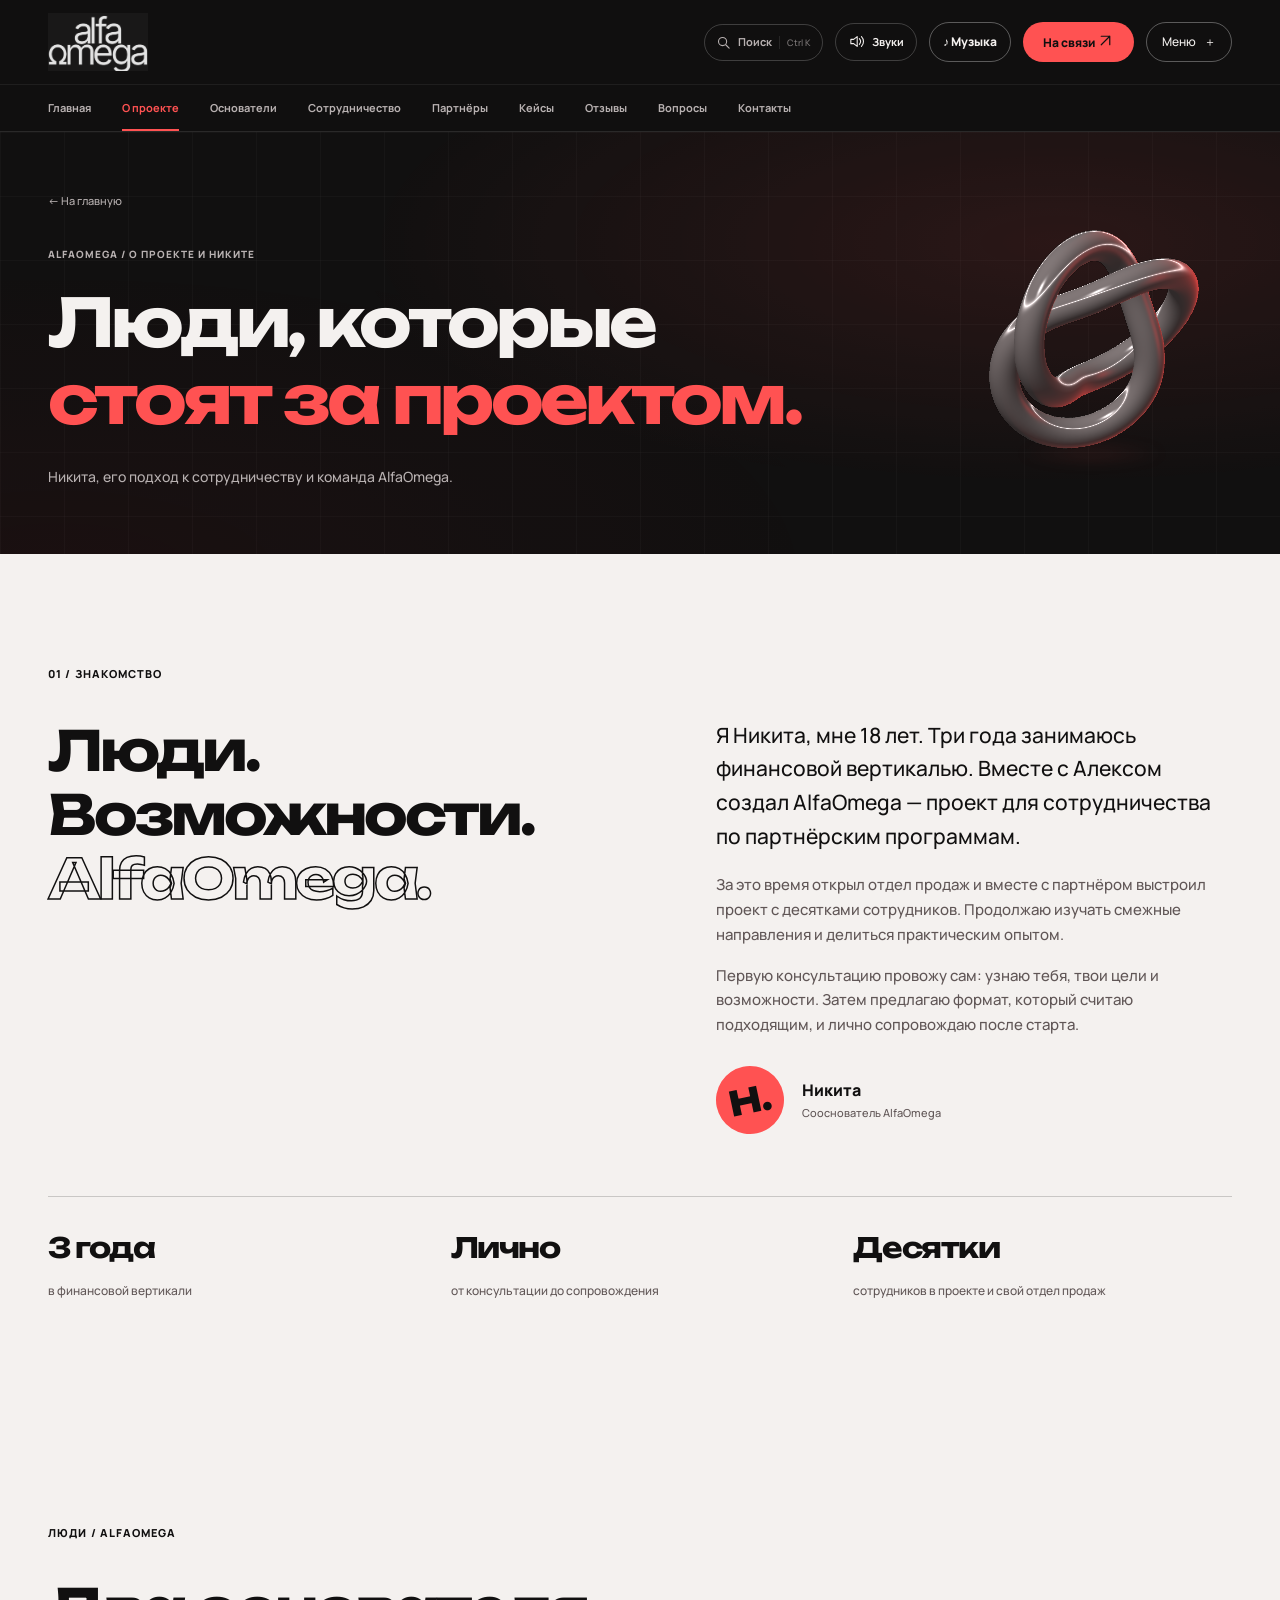
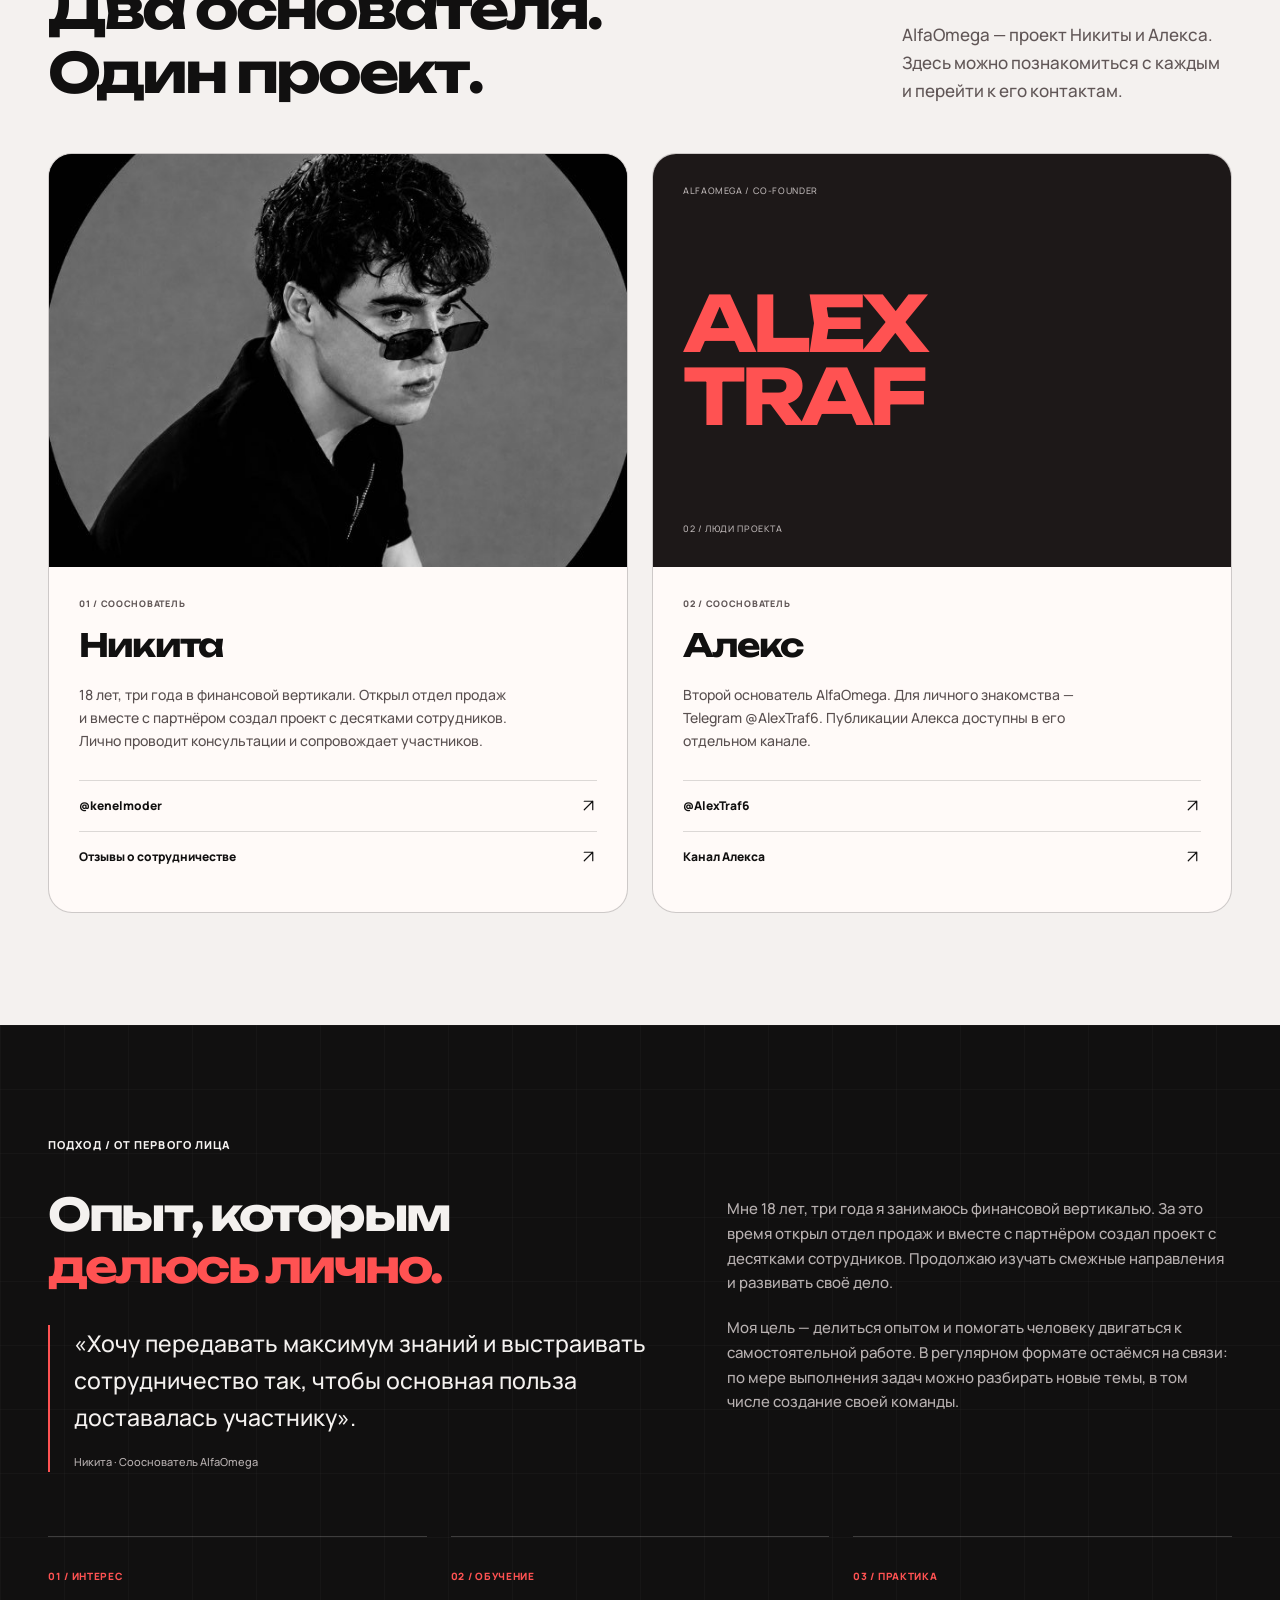
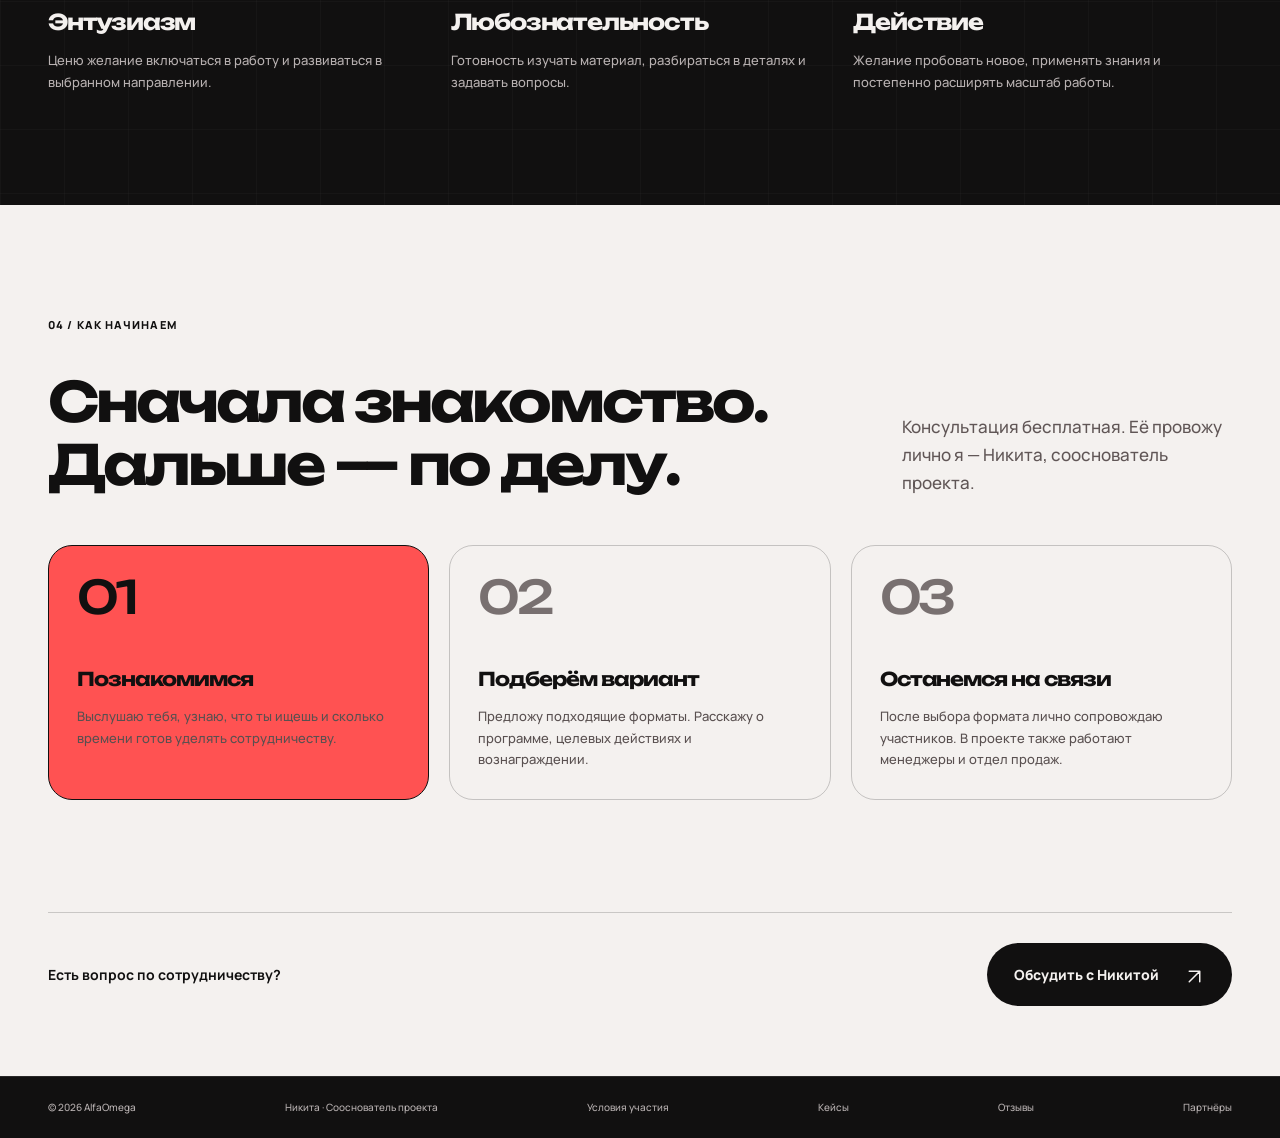
<file: about.html>
<!doctype html>
<html lang="ru">
<head>
  <meta charset="utf-8">
  <meta name="viewport" content="width=device-width, initial-scale=1">
  <meta name="robots" content="index, follow, max-image-preview:large">
  <meta name="theme-color" content="#111010">
  <title>О проекте и Никите — AlfaOmega | Никита</title>
  <meta name="description" content="Никита, его подход к сотрудничеству и команда AlfaOmega.">
  <link rel="canonical" href="https://alfaomega-nikita.sandyplume1025.chatgpt.site/about.html">
  <link rel="icon" href="assets/alfaomega-logo.jpeg" type="image/jpeg">
  <link rel="preload" href="assets/manrope-variable.ttf" as="font" type="font/ttf" crossorigin>
  <link rel="stylesheet" href="styles.css?v=20">
  <script src="site.js?v=20" defer></script>
  <script src="sounds.js?v=20" defer></script>
  <script src="music.js?v=1" defer></script>
  <script src="experience.js?v=20" defer></script>
  <script src="sculpture.js?v=20" defer></script>
  <meta property="og:type" content="website">
  <meta property="og:locale" content="ru_RU">
  <meta property="og:title" content="О проекте и Никите — AlfaOmega">
  <meta property="og:description" content="Никита, его подход к сотрудничеству и команда AlfaOmega.">
  <meta property="og:url" content="https://alfaomega-nikita.sandyplume1025.chatgpt.site/about.html">
  <meta property="og:image" content="https://alfaomega-nikita.sandyplume1025.chatgpt.site/assets/nikita.jpeg">
  <meta property="og:image:alt" content="Никита, создатель AlfaOmega">
  <meta name="twitter:card" content="summary">
  <script type="application/ld+json">
{
  "@context": "https://schema.org",
  "@graph": [
    {
      "@type": "WebSite",
      "@id": "https://alfaomega-nikita.sandyplume1025.chatgpt.site/#website",
      "url": "https://alfaomega-nikita.sandyplume1025.chatgpt.site/",
      "name": "AlfaOmega",
      "alternateName": [
        "Альфа Омега",
        "АльфаОмега"
      ],
      "inLanguage": "ru-RU",
      "publisher": {
        "@id": "https://alfaomega-nikita.sandyplume1025.chatgpt.site/#project"
      }
    },
    {
      "@type": "Organization",
      "@id": "https://alfaomega-nikita.sandyplume1025.chatgpt.site/#project",
      "name": "AlfaOmega",
      "alternateName": [
        "Альфа Омега",
        "АльфаОмега"
      ],
      "url": "https://alfaomega-nikita.sandyplume1025.chatgpt.site/",
      "description": "Проект в финансовой вертикали. Сотрудничество по партнёрским программам.",
      "logo": "https://alfaomega-nikita.sandyplume1025.chatgpt.site/assets/alfaomega-logo.jpeg",
      "founder": [
        {
          "@id": "https://alfaomega-nikita.sandyplume1025.chatgpt.site/#nikita"
        },
        {
          "@id": "https://alfaomega-nikita.sandyplume1025.chatgpt.site/#alex"
        }
      ]
    },
    {
      "@type": "Person",
      "@id": "https://alfaomega-nikita.sandyplume1025.chatgpt.site/#nikita",
      "name": "Никита",
      "jobTitle": "Сооснователь AlfaOmega",
      "url": "https://alfaomega-nikita.sandyplume1025.chatgpt.site/",
      "image": "https://alfaomega-nikita.sandyplume1025.chatgpt.site/assets/nikita.jpeg",
      "sameAs": [
        "https://t.me/kenelmoder"
      ],
      "affiliation": {
        "@id": "https://alfaomega-nikita.sandyplume1025.chatgpt.site/#project"
      }
    },
    {
      "@type": "Person",
      "@id": "https://alfaomega-nikita.sandyplume1025.chatgpt.site/#alex",
      "name": "Алекс",
      "jobTitle": "Сооснователь AlfaOmega",
      "url": "https://alfaomega-nikita.sandyplume1025.chatgpt.site/founders.html",
      "sameAs": [
        "https://t.me/AlexTraf6",
        "https://t.me/+PCmVGvibhLFiMDhi"
      ],
      "affiliation": {
        "@id": "https://alfaomega-nikita.sandyplume1025.chatgpt.site/#project"
      }
    },
    {
      "@type": "WebPage",
      "@id": "https://alfaomega-nikita.sandyplume1025.chatgpt.site/about.html#webpage",
      "url": "https://alfaomega-nikita.sandyplume1025.chatgpt.site/about.html",
      "name": "О проекте и Никите — AlfaOmega",
      "description": "Никита, его подход к сотрудничеству и команда AlfaOmega.",
      "inLanguage": "ru-RU",
      "isPartOf": {
        "@id": "https://alfaomega-nikita.sandyplume1025.chatgpt.site/#website"
      },
      "about": [
        {
          "@id": "https://alfaomega-nikita.sandyplume1025.chatgpt.site/#project"
        },
        {
          "@id": "https://alfaomega-nikita.sandyplume1025.chatgpt.site/#nikita"
        }
      ]
    }
  ]
}
</script>
  <script src="motion.js?v=20" defer></script>
</head>
<body class="inner-page"><div class="transition-screen" aria-hidden="true"></div><div class="reading-progress" aria-hidden="true"></div><a class="skip-link" href="#main">Перейти к содержимому</a>
<div class="header-shell" id="top"><header class="header wrap">
<a class="wordmark" href="index.html" aria-label="AlfaOmega — на главную"><span class="logo-crop"><img src="assets/alfaomega-logo.jpeg" width="1206" height="1124" alt="AlfaOmega"></span></a>
<nav class="desktop-nav" aria-label="Основная навигация"><a href="index.html">Главная</a><a href="about.html" aria-current="page">О проекте</a><a href="founders.html">Основатели</a><a href="cooperation.html">Сотрудничество</a><a href="partners.html">Партнёры</a><a href="cases.html">Кейсы</a><a href="reviews.html">Отзывы</a><a href="faq.html">Вопросы</a><a href="contact.html">Контакты</a></nav>
<div class="header-actions"><button type="button" class="quick-search-toggle" aria-label="Поиск по сайту" aria-haspopup="dialog" aria-controls="quick-navigation" hidden><svg viewBox="0 0 24 24" fill="none" aria-hidden="true"><circle cx="10.5" cy="10.5" r="6.5"/><path d="m16 16 5 5"/></svg><span>Поиск</span><kbd>⌘ K</kbd></button><button class="sfx-toggle" type="button" aria-pressed="true" aria-label="Выключить звуковые эффекты" title="Звуки интерфейса" hidden><svg viewBox="0 0 24 24" fill="none" aria-hidden="true"><path d="M4 9v6h4l5 4V5L8 9H4Z"/><path class="sfx-waves" d="M16 8a6 6 0 0 1 0 8M19 5a10 10 0 0 1 0 14"/><path class="sfx-muted" d="m16 9 6 6m-6 0 6-6"/></svg><span>Звуки</span></button><a class="header-telegram" href="https://t.me/kenelmoder" target="_blank" rel="noopener noreferrer">На связи <svg class="icon-arrow" viewBox="0 0 24 24" fill="none" aria-hidden="true"><path d="M6 18 18 6M6 6h12v12"/></svg></a><button class="menu-toggle" type="button" aria-expanded="false" aria-controls="mobile-navigation">Меню <span aria-hidden="true">＋</span></button></div></header><nav class="section-tabs" aria-label="Разделы сайта"><div class="wrap section-tabs-track"><a href="index.html">Главная</a><a href="about.html" aria-current="page">О проекте</a><a href="founders.html">Основатели</a><a href="cooperation.html">Сотрудничество</a><a href="partners.html">Партнёры</a><a href="cases.html">Кейсы</a><a href="reviews.html">Отзывы</a><a href="faq.html">Вопросы</a><a href="contact.html">Контакты</a></div></nav>
<nav class="mobile-nav" id="mobile-navigation" aria-label="Навигация для телефона" hidden><div class="wrap"><a href="index.html">Главная<span aria-hidden="true">01</span></a><a href="about.html" aria-current="page">О проекте<span aria-hidden="true">02</span></a><a href="founders.html">Основатели<span aria-hidden="true">03</span></a><a href="cooperation.html">Сотрудничество<span aria-hidden="true">04</span></a><a href="partners.html">Партнёры<span aria-hidden="true">05</span></a><a href="cases.html">Кейсы<span aria-hidden="true">06</span></a><a href="reviews.html">Отзывы<span aria-hidden="true">07</span></a><a href="faq.html">Вопросы<span aria-hidden="true">08</span></a><a href="contact.html">Контакты<span aria-hidden="true">09</span></a></div></nav></div>
<main id="main"><section class="page-hero dark-grid"><div class="wrap"><div class="page-hero-copy"><a class="breadcrumb" href="index.html">← На главную</a><p class="section-label">ALFAOMEGA / О ПРОЕКТЕ И НИКИТЕ</p><h1>Люди, которые<br><span class="lime-text">стоят за проектом.</span></h1><p class="page-hero-description">Никита, его подход к сотрудничеству и команда AlfaOmega.</p></div><div class="hero-sculpture" aria-hidden="true"><img class="sculpture-fallback" src="assets/chrome-knot.svg?v=20" width="320" height="320" alt=""><canvas class="sculpture-canvas" data-sculpture width="320" height="320"></canvas></div></div></section><section class="project section light" id="project" aria-labelledby="project-title"><div class="wrap"><p class="section-label">01 / ЗНАКОМСТВО</p><div class="project-layout"><div><h2 id="project-title">Люди.<br>Возможности.<br><span class="outline-word">AlfaOmega.</span></h2></div><div class="project-copy"><p class="lead">Я Никита, мне 18 лет. Три года занимаюсь финансовой вертикалью. Вместе с Алексом создал AlfaOmega — проект для сотрудничества по партнёрским программам.</p><p>За это время открыл отдел продаж и вместе с партнёром выстроил проект с десятками сотрудников. Продолжаю изучать смежные направления и делиться практическим опытом.</p><p>Первую консультацию провожу сам: узнаю тебя, твои цели и возможности. Затем предлагаю формат, который считаю подходящим, и лично сопровождаю после старта.</p><div class="signature"><span class="signature-symbol" aria-hidden="true">Н.</span><span>Никита<small>Сооснователь AlfaOmega</small></span></div></div></div><div class="facts-row"><div><strong>3 года</strong><span>в финансовой вертикали</span></div><div><strong>Лично</strong><span>от консультации до сопровождения</span></div><div><strong>Десятки</strong><span>сотрудников в проекте и свой отдел продаж</span></div></div></div></section><section class="founders section light" id="founders" aria-labelledby="founders-title"><div class="wrap"><p class="section-label">ЛЮДИ / ALFAOMEGA</p><div class="section-heading"><h2 id="founders-title">Два основателя.<br>Один проект.</h2><p>AlfaOmega — проект Никиты и Алекса. Здесь можно познакомиться с каждым и перейти к его контактам.</p></div><div class="founder-grid"><article class="founder-card reveal"><div class="founder-visual"><img src="assets/nikita.jpeg" width="640" height="640" alt="Никита, сооснователь AlfaOmega" loading="lazy"></div><div class="founder-body"><span class="founder-number">01 / СООСНОВАТЕЛЬ</span><h3>Никита</h3><p>18 лет, три года в финансовой вертикали. Открыл отдел продаж и вместе с партнёром создал проект с десятками сотрудников. Лично проводит консультации и сопровождает участников.</p><div class="founder-links"><a href="https://t.me/kenelmoder" target="_blank" rel="noopener noreferrer">@kenelmoder <svg class="icon-arrow" viewBox="0 0 24 24" fill="none" aria-hidden="true"><path d="M6 18 18 6M6 6h12v12"/></svg></a><a href="https://t.me/otzvkenel" target="_blank" rel="noopener noreferrer">Отзывы о сотрудничестве <svg class="icon-arrow" viewBox="0 0 24 24" fill="none" aria-hidden="true"><path d="M6 18 18 6M6 6h12v12"/></svg></a></div></div></article><article class="founder-card founder-alex reveal"><div class="founder-wordmark" aria-hidden="true"><span>ALFAOMEGA / CO-FOUNDER</span><strong>ALEX<br>TRAF</strong><small>02 / ЛЮДИ ПРОЕКТА</small></div><div class="founder-body"><span class="founder-number">02 / СООСНОВАТЕЛЬ</span><h3>Алекс</h3><p>Второй основатель AlfaOmega. Для личного знакомства — Telegram @AlexTraf6. Публикации Алекса доступны в его отдельном канале.</p><div class="founder-links"><a href="https://t.me/AlexTraf6" target="_blank" rel="noopener noreferrer">@AlexTraf6 <svg class="icon-arrow" viewBox="0 0 24 24" fill="none" aria-hidden="true"><path d="M6 18 18 6M6 6h12v12"/></svg></a><a href="https://t.me/+PCmVGvibhLFiMDhi" target="_blank" rel="noopener noreferrer">Канал Алекса <svg class="icon-arrow" viewBox="0 0 24 24" fill="none" aria-hidden="true"><path d="M6 18 18 6M6 6h12v12"/></svg></a></div></div></article></div></div></section>
<section class="approach section dark-grid" id="approach" aria-labelledby="approach-title"><div class="wrap">
<p class="section-label">ПОДХОД / ОТ ПЕРВОГО ЛИЦА</p><div class="approach-layout"><div><h2 id="approach-title">Опыт, которым<br><span class="lime-text">делюсь лично.</span></h2><blockquote><p>«Хочу передавать максимум знаний и выстраивать сотрудничество так, чтобы основная польза доставалась участнику».</p><cite>Никита · Сооснователь AlfaOmega</cite></blockquote></div><div class="approach-copy"><p>Мне 18 лет, три года я занимаюсь финансовой вертикалью. За это время открыл отдел продаж и вместе с партнёром создал проект с десятками сотрудников. Продолжаю изучать смежные направления и развивать своё дело.</p><p>Моя цель — делиться опытом и помогать человеку двигаться к самостоятельной работе. В регулярном формате остаёмся на связи: по мере выполнения задач можно разбирать новые темы, в том числе создание своей команды.</p></div></div>
<div class="values-grid"><article class="reveal"><span>01 / ИНТЕРЕС</span><h3>Энтузиазм</h3><p>Ценю желание включаться в работу и развиваться в выбранном направлении.</p></article><article class="reveal"><span>02 / ОБУЧЕНИЕ</span><h3>Любознательность</h3><p>Готовность изучать материал, разбираться в деталях и задавать вопросы.</p></article><article class="reveal"><span>03 / ПРАКТИКА</span><h3>Действие</h3><p>Желание пробовать новое, применять знания и постепенно расширять масштаб работы.</p></article></div></div></section><section class="support section light" id="support" aria-labelledby="support-title"><div class="wrap"><p class="section-label">04 / КАК НАЧИНАЕМ</p><div class="section-heading"><h2 id="support-title">Сначала знакомство.<br>Дальше — по делу.</h2><p>Консультация бесплатная. Её провожу лично я — Никита, сооснователь проекта.</p></div><ol class="steps"><li class="reveal"><span class="step-number">01</span><h3>Познакомимся</h3><p>Выслушаю тебя, узнаю, что ты ищешь и сколько времени готов уделять сотрудничеству.</p></li><li class="reveal"><span class="step-number">02</span><h3>Подберём вариант</h3><p>Предложу подходящие форматы. Расскажу о программе, целевых действиях и вознаграждении.</p></li><li class="reveal"><span class="step-number">03</span><h3>Останемся на связи</h3><p>После выбора формата лично сопровождаю участников. В проекте также работают менеджеры и отдел продаж.</p></li></ol></div></section><div class="page-next light"><div class="wrap"><span>Есть вопрос по сотрудничеству?</span><a class="button button-dark" href="contact.html">Обсудить с Никитой <span aria-hidden="true"><svg class="icon-arrow" viewBox="0 0 24 24" fill="none" aria-hidden="true"><path d="M6 18 18 6M6 6h12v12"/></svg></span></a></div></div></main><footer class="footer"><div class="wrap"><span>© 2026 AlfaOmega</span><span>Никита · Сооснователь проекта</span><a href="cooperation.html#conditions">Условия участия</a><a href="cases.html">Кейсы</a><a href="reviews.html">Отзывы</a><a href="partners.html">Партнёры</a></div></footer>
<aside class="mobile-dock" aria-label="Связаться с Никитой" hidden><a href="https://t.me/kenelmoder" target="_blank" rel="noopener noreferrer"><span>Обсудить сотрудничество<small>Бесплатно · Лично с Никитой</small></span><span aria-hidden="true"><svg class="icon-arrow" viewBox="0 0 24 24" fill="none" aria-hidden="true"><path d="M6 18 18 6M6 6h12v12"/></svg></span></a></aside>
<dialog id="format-once" class="format-dialog" aria-labelledby="once-title"><button type="button" class="dialog-close" data-close-dialog aria-label="Закрыть">×</button><p class="section-label">01 / РАЗОВЫЙ ФОРМАТ</p><h2 id="once-title">Одно действие.<br>Одна выплата.</h2><p>Вариант для тех, кто хочет участвовать один раз, без постоянной занятости.</p><dl><div><dt>Что сделать</dt><dd>Выполнить согласованное целевое действие по условиям выбранной партнёрской программы.</dd></div><div><dt>Когда выплата</dt><dd>Сразу после выполнения согласованного действия. Само действие, условия и сумму объясню на звонке.</dd></div><div><dt>Ориентир первой недели</dt><dd>15–20 тысяч рублей со слов Никиты. Сумма и срок не гарантированы: зависят от программы и выполнения её условий. Конкретные условия обсуждаем до старта.</dd></div><div><dt>С чего начать</dt><dd>Написать мне в Telegram и договориться о бесплатной консультации.</dd></div></dl><a class="button button-dark" href="https://t.me/kenelmoder" target="_blank" rel="noopener noreferrer">Обсудить с Никитой <span aria-hidden="true"><svg class="icon-arrow" viewBox="0 0 24 24" fill="none" aria-hidden="true"><path d="M6 18 18 6M6 6h12v12"/></svg></span></a></dialog>
<dialog id="format-regular" class="format-dialog" aria-labelledby="regular-title"><button type="button" class="dialog-close" data-close-dialog aria-label="Закрыть">×</button><p class="section-label">02 / РЕГУЛЯРНЫЙ ФОРМАТ</p><h2 id="regular-title">Участие.<br>Сопровождение.<br>Рост.</h2><p>Ежедневное сотрудничество по партнёрским программам с личным сопровождением.</p><dl><div><dt>Занятость</dt><dd>2–3 часа в день, вечером. Часы в пределах вечера выбираешь сам.</dd></div><div><dt>Развитие и доход</dt><dd>Возможен карьерный рост. Ориентир — от 100 000 ₽, перспектива роста — 300 000 ₽ и выше. Суммы не гарантированы: период расчёта, задачи и выплаты обсуждаем до начала участия.</dd></div><div><dt>Первый этап</dt><dd>Материалы и постепенное включение в практику. Ориентир первых выплат — около двух недель, без гарантии срока. Условия и сумму обсуждаем до начала работы.</dd></div><div><dt>Сопровождение</dt><dd>В регулярном формате остаёмся на связи. По мере выполнения задач можно разбирать новые темы, включая создание и управление командой.</dd></div><div><dt>Оформление</dt><dd>Работа на себя, в том числе в статусе самозанятого. Индивидуальные условия разбираем на консультации.</dd></div></dl><a class="button button-dark" href="https://t.me/kenelmoder" target="_blank" rel="noopener noreferrer">Обсудить с Никитой <span aria-hidden="true"><svg class="icon-arrow" viewBox="0 0 24 24" fill="none" aria-hidden="true"><path d="M6 18 18 6M6 6h12v12"/></svg></span></a></dialog>

<dialog class="quick-navigation" id="quick-navigation" aria-labelledby="quick-title"><div class="quick-topline"><h2 id="quick-title">Что ищешь?</h2><button type="button" class="quick-close" data-close-dialog aria-label="Закрыть поиск"><svg viewBox="0 0 24 24" fill="none" aria-hidden="true"><path d="m6 6 12 12M6 18 18 6"/></svg></button></div><label class="quick-query"><svg viewBox="0 0 24 24" fill="none" aria-hidden="true"><circle cx="10.5" cy="10.5" r="6.5"/><path d="m16 16 5 5"/></svg><span class="sr-only">Поиск по разделам и вопросам</span><input type="search" id="quick-query" placeholder="Например: график, опыт, Алекс…" autocomplete="off" aria-controls="quick-results"></label><p class="quick-count" aria-live="polite"></p><div class="quick-results" id="quick-results"><a class="quick-entry" href="cooperation.html#format-picker" data-find="Подобрать формат сотрудничества три вопроса разовое регулярное занятость"><span><strong>Подобрать формат</strong><small>Три вопроса перед консультацией</small></span><span class="quick-type">Инструмент</span></a><a class="quick-entry" href="index.html" data-find="Главная Знакомство с AlfaOmega"><span><strong>Главная</strong><small>Знакомство с AlfaOmega</small></span><span class="quick-type">Раздел</span></a><a class="quick-entry" href="about.html" data-find="О проекте Подход и команда"><span><strong>О проекте</strong><small>Подход и команда</small></span><span class="quick-type">Раздел</span></a><a class="quick-entry" href="founders.html" data-find="Основатели Никита и Алекс, личные контакты"><span><strong>Основатели</strong><small>Никита и Алекс, личные контакты</small></span><span class="quick-type">Раздел</span></a><a class="quick-entry" href="cooperation.html" data-find="Сотрудничество Разовый и регулярный форматы, условия"><span><strong>Сотрудничество</strong><small>Разовый и регулярный форматы, условия</small></span><span class="quick-type">Раздел</span></a><a class="quick-entry" href="partners.html" data-find="Партнёры Компании в партнёрских программах"><span><strong>Партнёры</strong><small>Компании в партнёрских программах</small></span><span class="quick-type">Раздел</span></a><a class="quick-entry" href="cases.html#dima-results" data-find="Результаты Димы скриншоты первый 1 месяц третий четвертый 3 4 месяц 207 900 727 650 баланс HOLD статистика"><span><strong>Результаты Димы: скриншоты</strong><small>Первый и 3–4-й месяц участия</small></span><span class="quick-type">Кейс</span></a><a class="quick-entry" href="cases.html" data-find="Кейс Димы Наставничество и самостоятельная команда"><span><strong>Кейс Димы</strong><small>Наставничество и самостоятельная команда</small></span><span class="quick-type">Раздел</span></a><a class="quick-entry" href="reviews.html#dima-review" data-find="Отзыв Димы diman_zaytsev4 личный опыт обучение наставничество скриншот контакт Telegram"><span><strong>Отзыв Димы</strong><small>Личный опыт и контакт @diman_zaytsev4</small></span><span class="quick-type">Отзыв</span></a><a class="quick-entry" href="reviews.html" data-find="Отзывы Канал с отзывами участников"><span><strong>Отзывы</strong><small>Канал с отзывами участников</small></span><span class="quick-type">Раздел</span></a><a class="quick-entry" href="faq.html" data-find="Вопросы Опыт, телефон, занятость, выплаты"><span><strong>Вопросы</strong><small>Опыт, телефон, занятость, выплаты</small></span><span class="quick-type">Раздел</span></a><a class="quick-entry" href="contact.html" data-find="Контакты Бесплатная консультация с Никитой"><span><strong>Контакты</strong><small>Бесплатная консультация с Никитой</small></span><span class="quick-type">Раздел</span></a><a class="quick-entry" href="faq.html#faq-question-1" data-find="Что такое AlfaOmega? AlfaOmega — проект Никиты и Алекса в финансовой вертикали. Мы привлекаем людей на партнёрские предложения и индивидуально подбираем формат сотрудничества. У Никиты три года опыта в этом направлении; в проекте — десятки сотрудников и собственный отдел продаж."><span><strong>Что такое AlfaOmega?</strong><small>Ответ в разделе «Вопросы»</small></span><span class="quick-type">Вопрос</span></a><a class="quick-entry" href="faq.html#faq-question-2" data-find="Кого вы приглашаете? Ребят от 17 до 28 лет из России, заинтересованных в сотрудничестве по партнёрским программам. Конкретный вариант подбираем на консультации."><span><strong>Кого вы приглашаете?</strong><small>Ответ в разделе «Вопросы»</small></span><span class="quick-type">Вопрос</span></a><a class="quick-entry" href="faq.html#faq-question-3" data-find="Нужен ли опыт? Нет, предыдущий опыт не обязателен. На первом звонке познакомимся, обсудим твои возможности и варианты, с которых можно начать."><span><strong>Нужен ли опыт?</strong><small>Ответ в разделе «Вопросы»</small></span><span class="quick-type">Вопрос</span></a><a class="quick-entry" href="faq.html#faq-question-4" data-find="Что нужно для старта? Из техники достаточно телефона, компьютер не обязателен. Остальные условия зависят от выбранной партнёрской программы — расскажу о них до начала сотрудничества."><span><strong>Что нужно для старта?</strong><small>Ответ в разделе «Вопросы»</small></span><span class="quick-type">Вопрос</span></a><a class="quick-entry" href="faq.html#faq-question-5" data-find="Можно участвовать только один раз? Да, есть разовый формат. Ты выполняешь одно согласованное целевое действие и получаешь выплату сразу после его выполнения. Само действие, условия и размер вознаграждения объясню на звонке."><span><strong>Можно участвовать только один раз?</strong><small>Ответ в разделе «Вопросы»</small></span><span class="quick-type">Вопрос</span></a><a class="quick-entry" href="faq.html#faq-question-6" data-find="Как устроен вечерний график? Для регулярного формата нужно выделять 2–3 часа в день, в вечернее время. Конкретные часы в пределах вечера выбираешь самостоятельно."><span><strong>Как устроен вечерний график?</strong><small>Ответ в разделе «Вопросы»</small></span><span class="quick-type">Вопрос</span></a><a class="quick-entry" href="faq.html#faq-question-7" data-find="Консультация платная? Нет, консультация бесплатная. Её провожу лично я: выслушаю тебя, узнаю получше и предложу подходящие варианты сотрудничества."><span><strong>Консультация платная?</strong><small>Ответ в разделе «Вопросы»</small></span><span class="quick-type">Вопрос</span></a><a class="quick-entry" href="faq.html#faq-question-8" data-find="Кто будет меня сопровождать? Я, Никита, лично сопровождаю участников после выбора формата. При регулярном сотрудничестве остаёмся на связи: по мере выполнения задач можно разбирать дополнительные темы, включая создание команды и управление её работой. В AlfaOmega также есть менеджеры и собственный отдел продаж."><span><strong>Кто будет меня сопровождать?</strong><small>Ответ в разделе «Вопросы»</small></span><span class="quick-type">Вопрос</span></a><a class="quick-entry" href="faq.html#faq-question-9" data-find="Как оформляется сотрудничество? Участники работают на себя по партнёрским программам, в том числе в статусе самозанятых. Индивидуальный формат и условия обсуждаем до начала работы."><span><strong>Как оформляется сотрудничество?</strong><small>Ответ в разделе «Вопросы»</small></span><span class="quick-type">Вопрос</span></a><a class="quick-entry" href="faq.html#faq-question-10" data-find="Какой доход возможен и есть ли рост? В регулярном формате есть возможность карьерного роста. Проект обозначает ориентир от 100 000 ₽ и перспективу роста до 300 000 ₽ и выше. Суммы не гарантированы: период, условия выплат и возможность достижения обсуждаем на консультации. Результат зависит от программы и выполненных задач."><span><strong>Какой доход возможен и есть ли рост?</strong><small>Ответ в разделе «Вопросы»</small></span><span class="quick-type">Вопрос</span></a><a class="quick-entry" href="faq.html#faq-question-11" data-find="Когда можно получить первые выплаты? В разовом формате Никита обозначает ориентир 15–20 тысяч рублей за первую неделю. В регулярном формате сначала изучают материалы и подключаются к работе; ориентир первых выплат — примерно две недели. Эти суммы и сроки не гарантированы: результат зависит от выбранной программы и выполнения её условий. Конкретное действие, размер вознаграждения и порядок выплат обсуждаем до начала участия."><span><strong>Когда можно получить первые выплаты?</strong><small>Ответ в разделе «Вопросы»</small></span><span class="quick-type">Вопрос</span></a><a class="quick-entry" href="faq.html#faq-question-12" data-find="Можно вырасти до своей команды? В регулярном формате можно развивать навыки и обсуждать с Никитой создание своей команды: как распределять задачи, управлять работой и выстраивать доход от результатов команды. Дополнительные темы разбираем по мере выполнения целевых действий. Темп и условия развития индивидуальны."><span><strong>Можно вырасти до своей команды?</strong><small>Ответ в разделе «Вопросы»</small></span><span class="quick-type">Вопрос</span></a><a class="quick-entry" href="faq.html#faq-question-13" data-find="Какие качества вы цените? Энтузиазм, желание учиться и разбираться в деталях, готовность пробовать новое и применять знания. Опыт для старта не обязателен; подходящий формат определяем на личной консультации."><span><strong>Какие качества вы цените?</strong><small>Ответ в разделе «Вопросы»</small></span><span class="quick-type">Вопрос</span></a><a class="quick-entry" href="cooperation.html#first-weeks" data-find="Первые недели 15 20 тысяч первая неделя первые выплаты обучение материал практика"><span><strong>Первые недели</strong><small>Подробнее о сотрудничестве и подходе</small></span><span class="quick-type">Раздел</span></a><a class="quick-entry" href="cooperation.html#growth" data-find="Путь к своей команде карьера управление распределение задачи масштаб рост"><span><strong>Путь к своей команде</strong><small>Подробнее о сотрудничестве и подходе</small></span><span class="quick-type">Раздел</span></a><a class="quick-entry" href="about.html#approach" data-find="Подход Никиты 18 лет знания энтузиазм любознательность ценности"><span><strong>Подход Никиты</strong><small>Подробнее о сотрудничестве и подходе</small></span><span class="quick-type">Раздел</span></a></div><div class="quick-empty" hidden><h3>Попробуй другое слово</h3><p>Или напиши Никите — обсудим твой вопрос лично.</p><a href="https://t.me/kenelmoder" target="_blank" rel="noopener noreferrer">Задать вопрос в Telegram</a></div><div class="quick-hint"><span>↑ ↓ выбрать · Enter открыть</span><span>Esc закрыть</span></div></dialog>
</body></html>
</file>
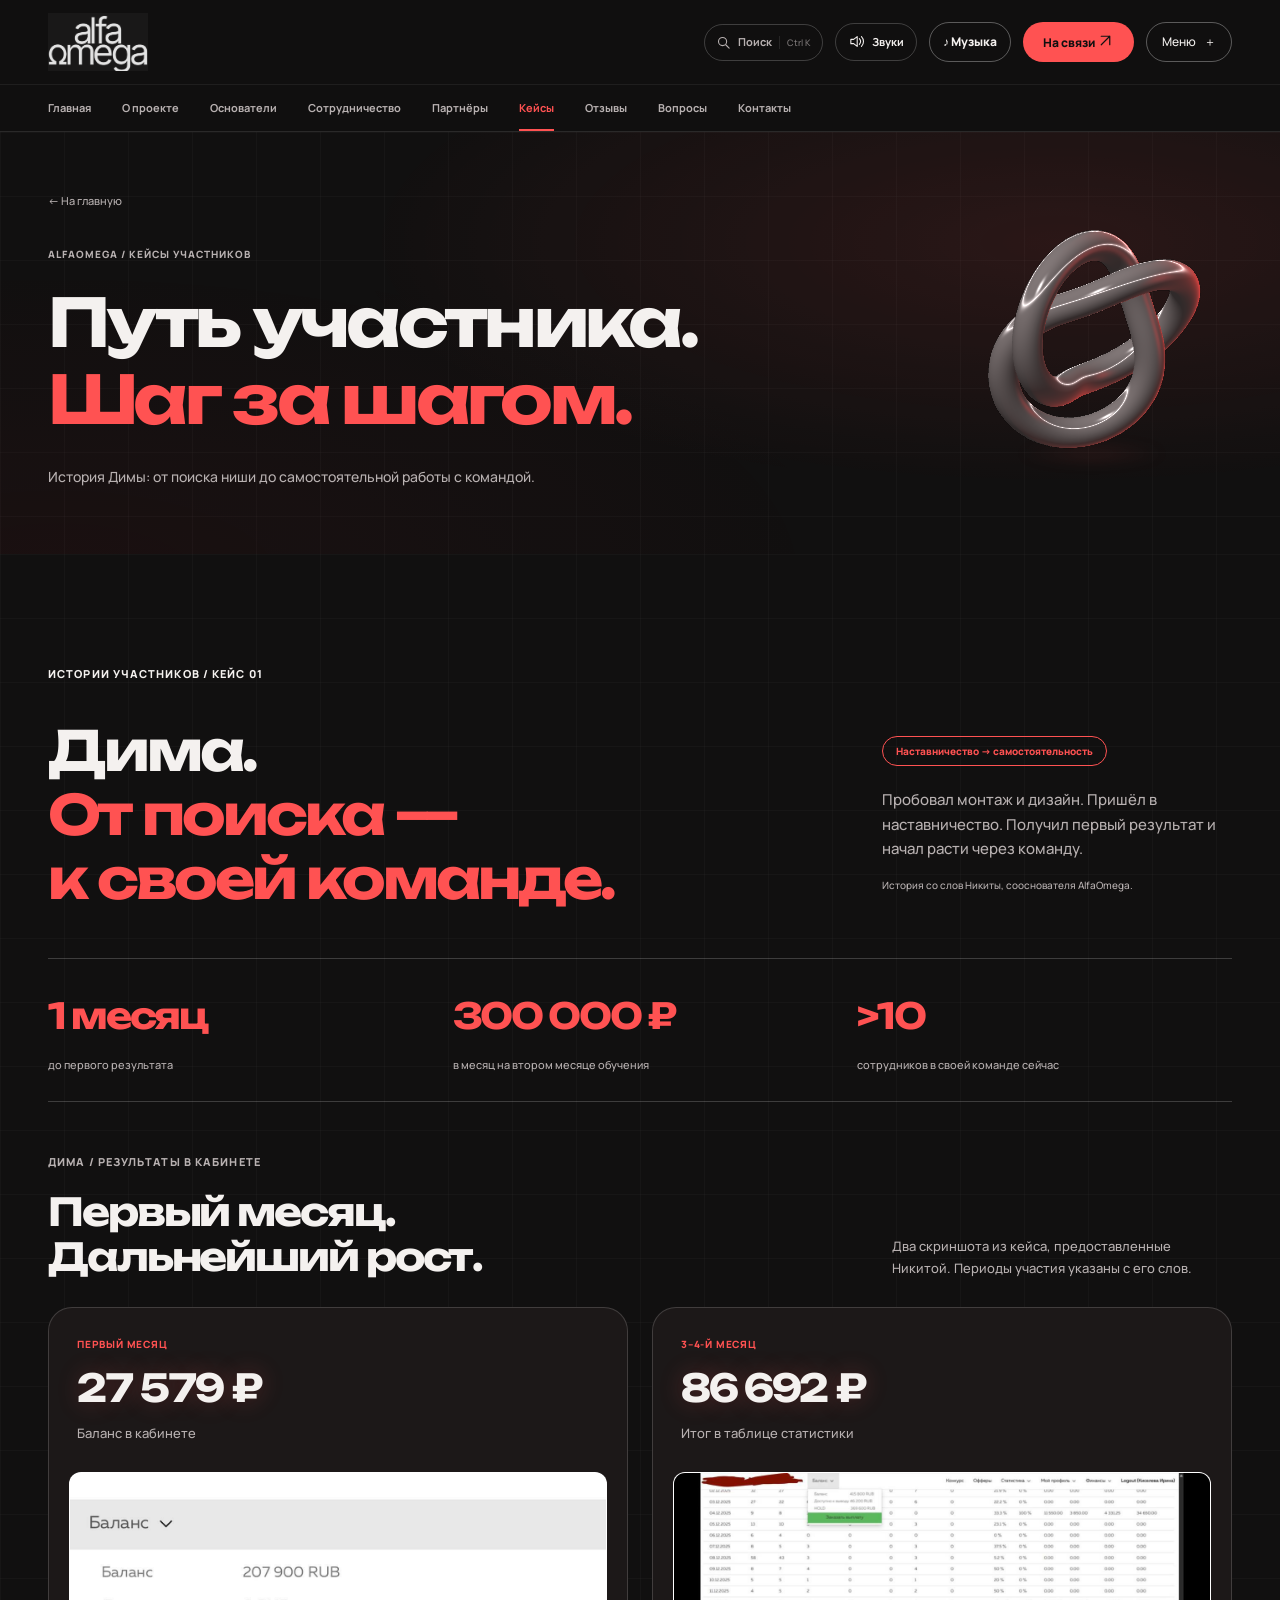
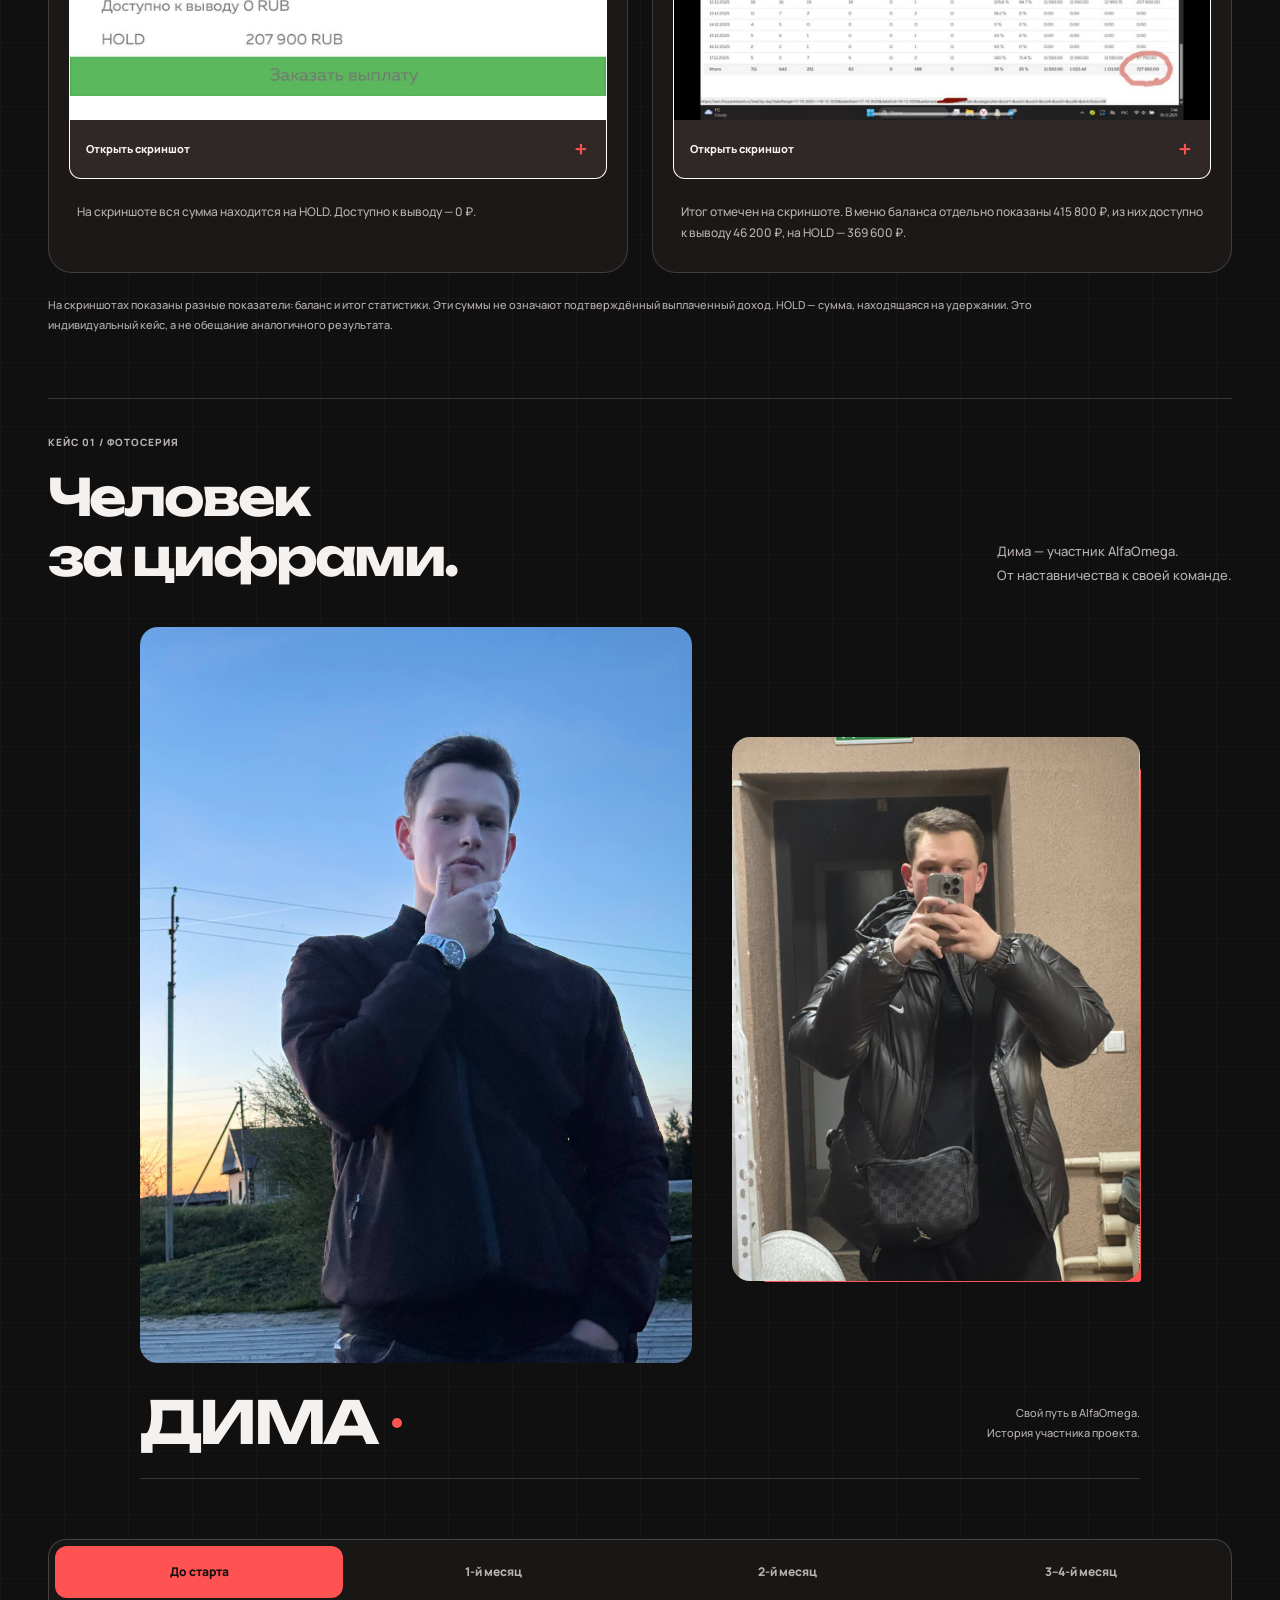
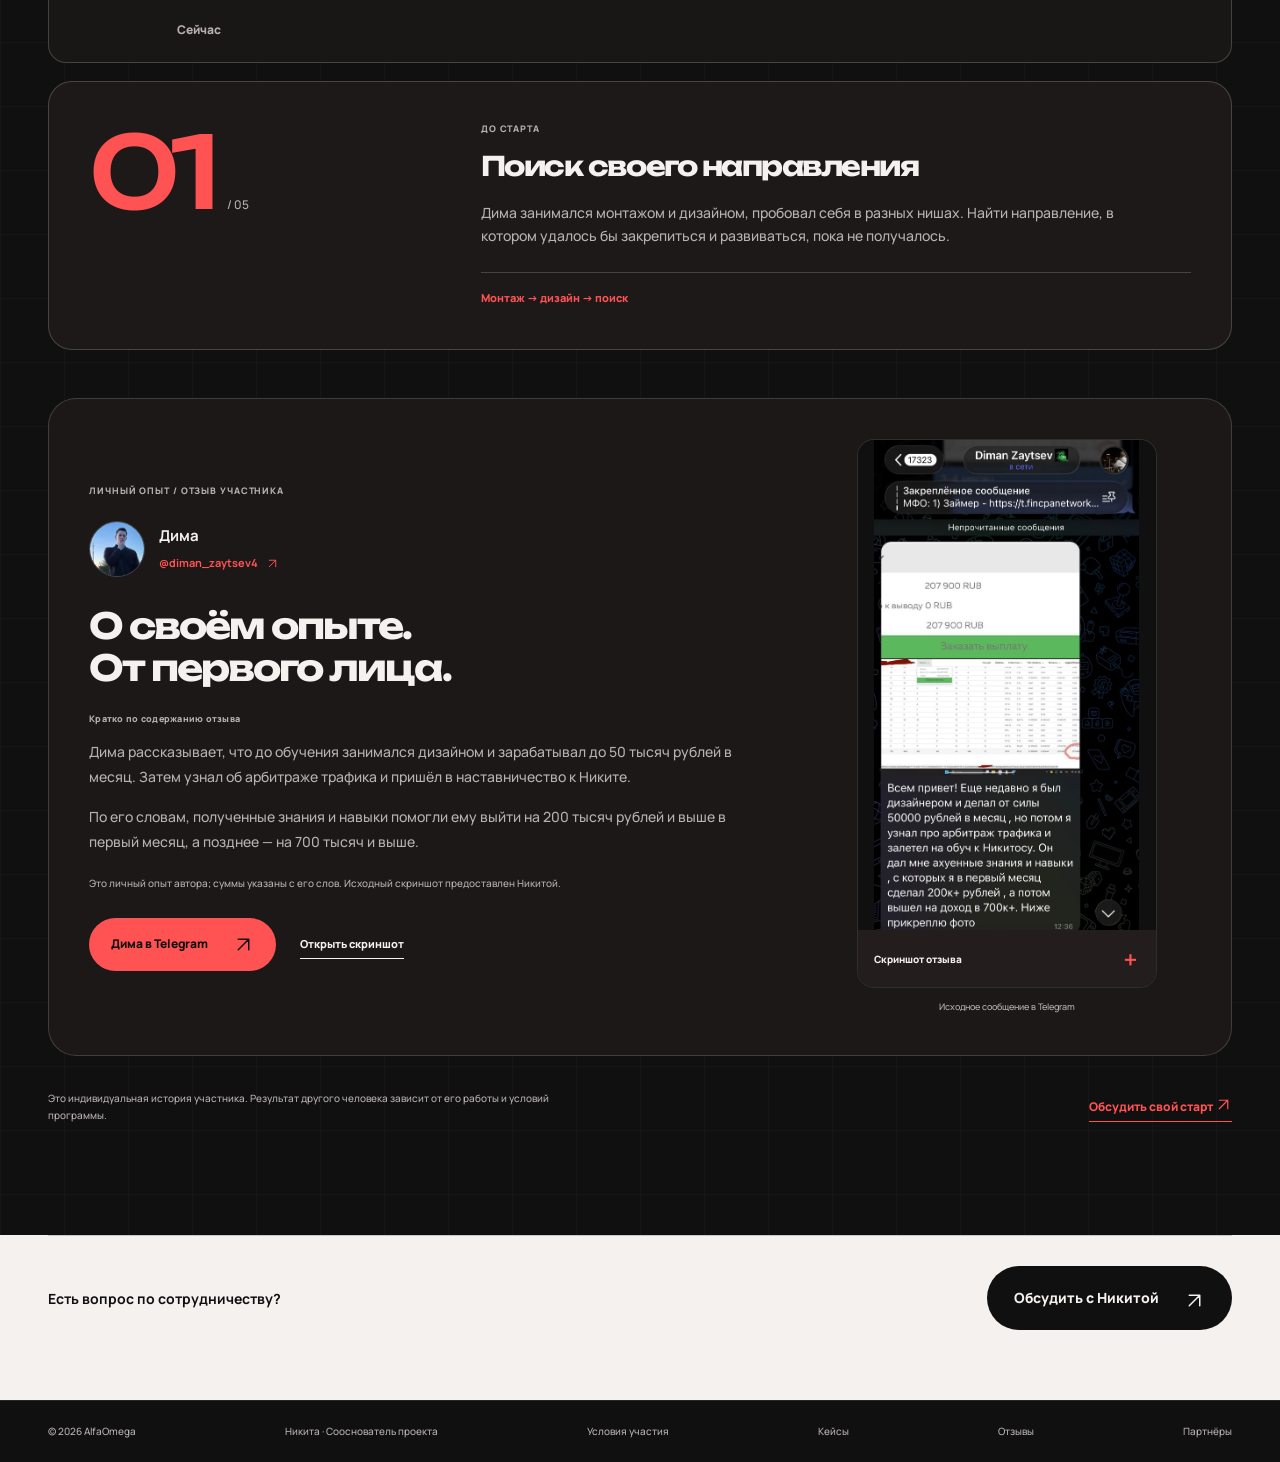
<file: cases.html>
<!doctype html>
<html lang="ru">
<head>
  <meta charset="utf-8">
  <meta name="viewport" content="width=device-width, initial-scale=1">
  <meta name="robots" content="index, follow, max-image-preview:large">
  <meta name="theme-color" content="#111010">
  <title>Кейсы участников — AlfaOmega | Никита</title>
  <meta name="description" content="История Димы: от поиска ниши до самостоятельной работы с командой.">
  <link rel="canonical" href="https://alfaomega-nikita.sandyplume1025.chatgpt.site/cases.html">
  <link rel="icon" href="assets/alfaomega-logo.jpeg" type="image/jpeg">
  <link rel="preload" href="assets/manrope-variable.ttf" as="font" type="font/ttf" crossorigin>
  <link rel="stylesheet" href="styles.css?v=20">
  <script src="site.js?v=20" defer></script>
  <script src="sounds.js?v=20" defer></script>
  <script src="music.js?v=1" defer></script>
  <script src="experience.js?v=20" defer></script>
  <script src="sculpture.js?v=20" defer></script>
  <meta property="og:type" content="website">
  <meta property="og:locale" content="ru_RU">
  <meta property="og:title" content="Кейсы участников — AlfaOmega">
  <meta property="og:description" content="История Димы: от поиска ниши до самостоятельной работы с командой.">
  <meta property="og:url" content="https://alfaomega-nikita.sandyplume1025.chatgpt.site/cases.html">
  <meta property="og:image" content="https://alfaomega-nikita.sandyplume1025.chatgpt.site/assets/nikita.jpeg">
  <meta property="og:image:alt" content="Никита, создатель AlfaOmega">
  <meta name="twitter:card" content="summary">
  <script type="application/ld+json">
{
  "@context": "https://schema.org",
  "@graph": [
    {
      "@type": "WebSite",
      "@id": "https://alfaomega-nikita.sandyplume1025.chatgpt.site/#website",
      "url": "https://alfaomega-nikita.sandyplume1025.chatgpt.site/",
      "name": "AlfaOmega",
      "alternateName": [
        "Альфа Омега",
        "АльфаОмега"
      ],
      "inLanguage": "ru-RU",
      "publisher": {
        "@id": "https://alfaomega-nikita.sandyplume1025.chatgpt.site/#project"
      }
    },
    {
      "@type": "Organization",
      "@id": "https://alfaomega-nikita.sandyplume1025.chatgpt.site/#project",
      "name": "AlfaOmega",
      "alternateName": [
        "Альфа Омега",
        "АльфаОмега"
      ],
      "url": "https://alfaomega-nikita.sandyplume1025.chatgpt.site/",
      "description": "Проект в финансовой вертикали. Сотрудничество по партнёрским программам.",
      "logo": "https://alfaomega-nikita.sandyplume1025.chatgpt.site/assets/alfaomega-logo.jpeg",
      "founder": [
        {
          "@id": "https://alfaomega-nikita.sandyplume1025.chatgpt.site/#nikita"
        },
        {
          "@id": "https://alfaomega-nikita.sandyplume1025.chatgpt.site/#alex"
        }
      ]
    },
    {
      "@type": "Person",
      "@id": "https://alfaomega-nikita.sandyplume1025.chatgpt.site/#nikita",
      "name": "Никита",
      "jobTitle": "Сооснователь AlfaOmega",
      "url": "https://alfaomega-nikita.sandyplume1025.chatgpt.site/",
      "image": "https://alfaomega-nikita.sandyplume1025.chatgpt.site/assets/nikita.jpeg",
      "sameAs": [
        "https://t.me/kenelmoder"
      ],
      "affiliation": {
        "@id": "https://alfaomega-nikita.sandyplume1025.chatgpt.site/#project"
      }
    },
    {
      "@type": "Person",
      "@id": "https://alfaomega-nikita.sandyplume1025.chatgpt.site/#alex",
      "name": "Алекс",
      "jobTitle": "Сооснователь AlfaOmega",
      "url": "https://alfaomega-nikita.sandyplume1025.chatgpt.site/founders.html",
      "sameAs": [
        "https://t.me/AlexTraf6",
        "https://t.me/+PCmVGvibhLFiMDhi"
      ],
      "affiliation": {
        "@id": "https://alfaomega-nikita.sandyplume1025.chatgpt.site/#project"
      }
    },
    {
      "@type": "WebPage",
      "@id": "https://alfaomega-nikita.sandyplume1025.chatgpt.site/cases.html#webpage",
      "url": "https://alfaomega-nikita.sandyplume1025.chatgpt.site/cases.html",
      "name": "Кейсы участников — AlfaOmega",
      "description": "История Димы: от поиска ниши до самостоятельной работы с командой.",
      "inLanguage": "ru-RU",
      "isPartOf": {
        "@id": "https://alfaomega-nikita.sandyplume1025.chatgpt.site/#website"
      },
      "about": [
        {
          "@id": "https://alfaomega-nikita.sandyplume1025.chatgpt.site/#project"
        },
        {
          "@id": "https://alfaomega-nikita.sandyplume1025.chatgpt.site/#nikita"
        }
      ]
    }
  ]
}
</script>
  <script src="motion.js?v=20" defer></script>
</head>
<body class="inner-page"><div class="transition-screen" aria-hidden="true"></div><div class="reading-progress" aria-hidden="true"></div><a class="skip-link" href="#main">Перейти к содержимому</a>
<div class="header-shell" id="top"><header class="header wrap">
<a class="wordmark" href="index.html" aria-label="AlfaOmega — на главную"><span class="logo-crop"><img src="assets/alfaomega-logo.jpeg" width="1206" height="1124" alt="AlfaOmega"></span></a>
<nav class="desktop-nav" aria-label="Основная навигация"><a href="index.html">Главная</a><a href="about.html">О проекте</a><a href="founders.html">Основатели</a><a href="cooperation.html">Сотрудничество</a><a href="partners.html">Партнёры</a><a href="cases.html" aria-current="page">Кейсы</a><a href="reviews.html">Отзывы</a><a href="faq.html">Вопросы</a><a href="contact.html">Контакты</a></nav>
<div class="header-actions"><button type="button" class="quick-search-toggle" aria-label="Поиск по сайту" aria-haspopup="dialog" aria-controls="quick-navigation" hidden><svg viewBox="0 0 24 24" fill="none" aria-hidden="true"><circle cx="10.5" cy="10.5" r="6.5"/><path d="m16 16 5 5"/></svg><span>Поиск</span><kbd>⌘ K</kbd></button><button class="sfx-toggle" type="button" aria-pressed="true" aria-label="Выключить звуковые эффекты" title="Звуки интерфейса" hidden><svg viewBox="0 0 24 24" fill="none" aria-hidden="true"><path d="M4 9v6h4l5 4V5L8 9H4Z"/><path class="sfx-waves" d="M16 8a6 6 0 0 1 0 8M19 5a10 10 0 0 1 0 14"/><path class="sfx-muted" d="m16 9 6 6m-6 0 6-6"/></svg><span>Звуки</span></button><a class="header-telegram" href="https://t.me/kenelmoder" target="_blank" rel="noopener noreferrer">На связи <svg class="icon-arrow" viewBox="0 0 24 24" fill="none" aria-hidden="true"><path d="M6 18 18 6M6 6h12v12"/></svg></a><button class="menu-toggle" type="button" aria-expanded="false" aria-controls="mobile-navigation">Меню <span aria-hidden="true">＋</span></button></div></header><nav class="section-tabs" aria-label="Разделы сайта"><div class="wrap section-tabs-track"><a href="index.html">Главная</a><a href="about.html">О проекте</a><a href="founders.html">Основатели</a><a href="cooperation.html">Сотрудничество</a><a href="partners.html">Партнёры</a><a href="cases.html" aria-current="page">Кейсы</a><a href="reviews.html">Отзывы</a><a href="faq.html">Вопросы</a><a href="contact.html">Контакты</a></div></nav>
<nav class="mobile-nav" id="mobile-navigation" aria-label="Навигация для телефона" hidden><div class="wrap"><a href="index.html">Главная<span aria-hidden="true">01</span></a><a href="about.html">О проекте<span aria-hidden="true">02</span></a><a href="founders.html">Основатели<span aria-hidden="true">03</span></a><a href="cooperation.html">Сотрудничество<span aria-hidden="true">04</span></a><a href="partners.html">Партнёры<span aria-hidden="true">05</span></a><a href="cases.html" aria-current="page">Кейсы<span aria-hidden="true">06</span></a><a href="reviews.html">Отзывы<span aria-hidden="true">07</span></a><a href="faq.html">Вопросы<span aria-hidden="true">08</span></a><a href="contact.html">Контакты<span aria-hidden="true">09</span></a></div></nav></div>
<main id="main"><section class="page-hero dark-grid"><div class="wrap"><div class="page-hero-copy"><a class="breadcrumb" href="index.html">← На главную</a><p class="section-label">ALFAOMEGA / КЕЙСЫ УЧАСТНИКОВ</p><h1>Путь участника.<br><span class="lime-text">Шаг за шагом.</span></h1><p class="page-hero-description">История Димы: от поиска ниши до самостоятельной работы с командой.</p></div><div class="hero-sculpture" aria-hidden="true"><img class="sculpture-fallback" src="assets/chrome-knot.svg?v=20" width="320" height="320" alt=""><canvas class="sculpture-canvas" data-sculpture width="320" height="320"></canvas></div></div></section><section class="cases section dark-grid" id="cases" aria-labelledby="cases-title"><div class="wrap"><p class="section-label">ИСТОРИИ УЧАСТНИКОВ / КЕЙС 01</p><div class="section-heading"><h2 id="cases-title">Дима.<br><span class="lime-text">От поиска —<br>к своей команде.</span></h2><div class="case-intro"><span class="pill">Наставничество → самостоятельность</span><p>Пробовал монтаж и дизайн. Пришёл в наставничество. Получил первый результат и начал расти через команду.</p><span class="case-source">История со слов Никиты, сооснователя AlfaOmega.</span></div></div><div class="case-stats"><div><strong>1 месяц</strong><span>до первого результата</span></div><div><strong>300 000 ₽</strong><span>в месяц на втором месяце обучения</span></div><div><strong>&gt;10</strong><span>сотрудников в своей команде сейчас</span></div></div><div class="case-results" id="dima-results" aria-labelledby="case-results-title"><div class="results-heading"><div><p class="section-label">ДИМА / РЕЗУЛЬТАТЫ В КАБИНЕТЕ</p><h3 id="case-results-title">Первый месяц.<br>Дальнейший рост.</h3></div><p>Два скриншота из кейса, предоставленные Никитой. Периоды участия указаны с его слов.</p></div><div class="result-grid"><figure class="result-card reveal"><figcaption><span class="result-period">ПЕРВЫЙ МЕСЯЦ</span><strong class="money-counter" data-count-to="207900" data-count-suffix=" ₽"><span class="money-reserve" aria-hidden="true">207 900 ₽</span><span class="money-display" aria-hidden="true">207 900 ₽</span><span class="sr-only">207 900 рублей</span></strong><span class="result-measure">Баланс в кабинете</span></figcaption><a class="result-image" href="assets/dima-result-month-1.jpeg" data-open-dialog="dima-result-1" aria-label="Увеличить скриншот: первый месяц" target="_blank" rel="noopener"><img src="assets/dima-result-month-1.jpeg" width="1280" height="476" alt="Первый месяц: баланс 207 900 рублей, HOLD 207 900 рублей, доступно к выводу 0 рублей." loading="lazy"><span>Открыть скриншот <span aria-hidden="true">＋</span></span></a><p class="result-explanation">На скриншоте вся сумма находится на HOLD. Доступно к выводу — 0 ₽.</p></figure><figure class="result-card reveal"><figcaption><span class="result-period">3–4-Й МЕСЯЦ</span><strong class="money-counter" data-count-to="727650" data-count-suffix=" ₽"><span class="money-reserve" aria-hidden="true">727 650 ₽</span><span class="money-display" aria-hidden="true">727 650 ₽</span><span class="sr-only">727 650 рублей</span></strong><span class="result-measure">Итог в таблице статистики</span></figcaption><a class="result-image" href="assets/dima-result-month-3-4.jpeg" data-open-dialog="dima-result-3-4" aria-label="Увеличить скриншот: 3–4-й месяц" target="_blank" rel="noopener"><img src="assets/dima-result-month-3-4.jpeg" width="1280" height="590" alt="Скриншот статистики, отнесённый Никитой к третьему–четвёртому месяцу: итог таблицы 727 650 рублей." loading="lazy"><span>Открыть скриншот <span aria-hidden="true">＋</span></span></a><p class="result-explanation">Итог отмечен на скриншоте. В меню баланса отдельно показаны 415 800 ₽, из них доступно к выводу 46 200 ₽, на HOLD — 369 600 ₽.</p></figure></div><p class="results-context">На скриншотах показаны разные показатели: баланс и итог статистики. Эти суммы не означают подтверждённый выплаченный доход. HOLD — сумма, находящаяся на удержании. Это индивидуальный кейс, а не обещание аналогичного результата.</p></div><div class="dima-editorial" aria-labelledby="dima-editorial-title"><div class="dima-editorial-heading"><div><p class="section-label">КЕЙС 01 / ФОТОСЕРИЯ</p><h3 id="dima-editorial-title">Человек<br>за цифрами.</h3></div><p>Дима — участник AlfaOmega.<br>От наставничества к своей команде.</p></div><figure class="dima-photo-series"><div class="dima-editorial-grid"><div class="dima-editorial-frame dima-editorial-primary reveal"><img src="assets/dima-before.jpeg" width="1920" height="2560" alt="Дима — портрет на улице" loading="lazy"></div><div class="dima-editorial-frame dima-editorial-secondary reveal"><img src="assets/dima-after.jpeg" width="1920" height="2560" alt="Дима — второй кадр фотосерии" loading="lazy"></div></div><figcaption><span class="dima-editorial-name">ДИМА<span class="dima-editorial-dot" aria-hidden="true"></span></span><span>Свой путь в AlfaOmega.<br>История участника проекта.</span></figcaption></figure></div><div class="case-story" data-story><div class="story-tabs" aria-label="Этапы истории Димы" hidden><button type="button" id="stage-tab-0" data-stage="0">До старта</button><button type="button" id="stage-tab-1" data-stage="1">1-й месяц</button><button type="button" id="stage-tab-2" data-stage="2">2-й месяц</button><button type="button" id="stage-tab-3" data-stage="3">3–4-й месяц</button><button type="button" id="stage-tab-4" data-stage="4">Сейчас</button></div><div class="story-panels"><article class="story-panel" id="stage-panel-0" data-story-panel="0"><div class="stage-counter" aria-hidden="true">01<span>/ 05</span></div><div><p class="section-label">ДО СТАРТА</p><h3>Поиск своего направления</h3><p>Дима занимался монтажом и дизайном, пробовал себя в разных нишах. Найти направление, в котором удалось бы закрепиться и развиваться, пока не получалось.</p><span class="stage-milestone">Монтаж → дизайн → поиск</span></div></article><article class="story-panel" id="stage-panel-1" data-story-panel="1"><div class="stage-counter" aria-hidden="true">02<span>/ 05</span></div><div><p class="section-label">1-Й МЕСЯЦ</p><h3>Начало наставничества</h3><p>Один из менеджеров проекта познакомил Диму с Никитой. Дима вошёл в наставничество и за первый месяц получил свой первый результат. На скриншоте, предоставленном Никитой для этого этапа, — баланс 207 900 ₽; вся сумма на HOLD, доступно к выводу 0 ₽. Затем работа начала постепенно масштабироваться.</p><span class="stage-milestone">207 900 ₽ / баланс на HOLD</span></div></article><article class="story-panel" id="stage-panel-2" data-story-panel="2"><div class="stage-counter" aria-hidden="true">03<span>/ 05</span></div><div><p class="section-label">2-Й МЕСЯЦ</p><h3>Рост через команду</h3><p>По словам Никиты, на втором месяце обучения Дима вышел на доход 300 000 ₽ в месяц. Дальнейшее масштабирование строилось через работу в команде.</p><span class="stage-milestone">300 000 ₽ / месяц</span></div></article><article class="story-panel" id="stage-panel-3" data-story-panel="3"><div class="stage-counter" aria-hidden="true">04<span>/ 05</span></div><div><p class="section-label">3–4-Й МЕСЯЦ</p><h3>Расширение масштаба</h3><p>К этому этапу Никита относит второй скриншот: в таблице статистики отмечен итог 727 650 ₽. Это показатель кабинета, а не подтверждение выплаченного личного дохода. Полный снимок и значения баланса можно открыть выше.</p><span class="stage-milestone">727 650 ₽ / итог статистики</span></div></article><article class="story-panel" id="stage-panel-4" data-story-panel="4"><div class="stage-counter" aria-hidden="true">05<span>/ 05</span></div><div><p class="section-label">СЕЙЧАС</p><h3>Самостоятельная работа</h3><p>Сейчас Дима работает самостоятельно, без личного наставничества Никиты. У него команда более чем из 10 сотрудников, и он продолжает развивать своё направление.</p><span class="stage-milestone">Более 10 сотрудников</span></div></article></div></div><article class="dima-testimonial reveal testimonial-dark" id="dima-review" aria-labelledby="dima-review-title"><div class="testimonial-copy"><p class="section-label">ЛИЧНЫЙ ОПЫТ / ОТЗЫВ УЧАСТНИКА</p><div class="testimonial-person"><img src="assets/dima-before.jpeg" width="1920" height="2560" alt="" loading="lazy"><div><strong>Дима</strong><a href="https://t.me/diman_zaytsev4" target="_blank" rel="noopener noreferrer">@diman_zaytsev4 <svg class="icon-arrow" viewBox="0 0 24 24" fill="none" aria-hidden="true"><path d="M6 18 18 6M6 6h12v12"/></svg></a></div></div><h3 id="dima-review-title">О своём опыте.<br>От первого лица.</h3><span class="testimonial-summary-label">Кратко по содержанию отзыва</span><p>Дима рассказывает, что до обучения занимался дизайном и зарабатывал до 50 тысяч рублей в месяц. Затем узнал об арбитраже трафика и пришёл в наставничество к Никите.</p><p>По его словам, полученные знания и навыки помогли ему выйти на 200 тысяч рублей и выше в первый месяц, а позднее — на 700 тысяч и выше.</p><p class="testimonial-attribution">Это личный опыт автора; суммы указаны с его слов. Исходный скриншот предоставлен Никитой.</p><div class="testimonial-actions"><a class="button button-lime" href="https://t.me/diman_zaytsev4" target="_blank" rel="noopener noreferrer">Дима в Telegram <svg class="icon-arrow" viewBox="0 0 24 24" fill="none" aria-hidden="true"><path d="M6 18 18 6M6 6h12v12"/></svg></a><a class="text-link" href="assets/dima-testimonial.jpeg" data-open-dialog="dima-review-dialog" target="_blank" rel="noopener">Открыть скриншот</a></div></div><figure class="testimonial-source"><a href="assets/dima-testimonial.jpeg" data-open-dialog="dima-review-dialog" target="_blank" rel="noopener" aria-label="Увеличить скриншот отзыва Димы"><img src="assets/dima-testimonial.jpeg" width="1206" height="2235" alt="Скриншот переписки: отзыв Димы о дизайне, обучении у Никиты и своих результатах" loading="lazy"><span>Скриншот отзыва <span aria-hidden="true">＋</span></span></a><figcaption>Исходное сообщение в Telegram</figcaption></figure></article><div class="case-bottom"><p>Это индивидуальная история участника. Результат другого человека зависит от его работы и условий программы.</p><a class="text-link" href="https://t.me/kenelmoder" target="_blank" rel="noopener noreferrer">Обсудить свой старт <svg class="icon-arrow" viewBox="0 0 24 24" fill="none" aria-hidden="true"><path d="M6 18 18 6M6 6h12v12"/></svg></a></div></div></section><div class="page-next light"><div class="wrap"><span>Есть вопрос по сотрудничеству?</span><a class="button button-dark" href="contact.html">Обсудить с Никитой <span aria-hidden="true"><svg class="icon-arrow" viewBox="0 0 24 24" fill="none" aria-hidden="true"><path d="M6 18 18 6M6 6h12v12"/></svg></span></a></div></div></main><footer class="footer"><div class="wrap"><span>© 2026 AlfaOmega</span><span>Никита · Сооснователь проекта</span><a href="cooperation.html#conditions">Условия участия</a><a href="cases.html">Кейсы</a><a href="reviews.html">Отзывы</a><a href="partners.html">Партнёры</a></div></footer>
<aside class="mobile-dock" aria-label="Связаться с Никитой" hidden><a href="https://t.me/kenelmoder" target="_blank" rel="noopener noreferrer"><span>Обсудить сотрудничество<small>Бесплатно · Лично с Никитой</small></span><span aria-hidden="true"><svg class="icon-arrow" viewBox="0 0 24 24" fill="none" aria-hidden="true"><path d="M6 18 18 6M6 6h12v12"/></svg></span></a></aside>
<dialog id="format-once" class="format-dialog" aria-labelledby="once-title"><button type="button" class="dialog-close" data-close-dialog aria-label="Закрыть">×</button><p class="section-label">01 / РАЗОВЫЙ ФОРМАТ</p><h2 id="once-title">Одно действие.<br>Одна выплата.</h2><p>Вариант для тех, кто хочет участвовать один раз, без постоянной занятости.</p><dl><div><dt>Что сделать</dt><dd>Выполнить согласованное целевое действие по условиям выбранной партнёрской программы.</dd></div><div><dt>Когда выплата</dt><dd>Сразу после выполнения согласованного действия. Само действие, условия и сумму объясню на звонке.</dd></div><div><dt>Ориентир первой недели</dt><dd>15–20 тысяч рублей со слов Никиты. Сумма и срок не гарантированы: зависят от программы и выполнения её условий. Конкретные условия обсуждаем до старта.</dd></div><div><dt>С чего начать</dt><dd>Написать мне в Telegram и договориться о бесплатной консультации.</dd></div></dl><a class="button button-dark" href="https://t.me/kenelmoder" target="_blank" rel="noopener noreferrer">Обсудить с Никитой <span aria-hidden="true"><svg class="icon-arrow" viewBox="0 0 24 24" fill="none" aria-hidden="true"><path d="M6 18 18 6M6 6h12v12"/></svg></span></a></dialog>
<dialog id="format-regular" class="format-dialog" aria-labelledby="regular-title"><button type="button" class="dialog-close" data-close-dialog aria-label="Закрыть">×</button><p class="section-label">02 / РЕГУЛЯРНЫЙ ФОРМАТ</p><h2 id="regular-title">Участие.<br>Сопровождение.<br>Рост.</h2><p>Ежедневное сотрудничество по партнёрским программам с личным сопровождением.</p><dl><div><dt>Занятость</dt><dd>2–3 часа в день, вечером. Часы в пределах вечера выбираешь сам.</dd></div><div><dt>Развитие и доход</dt><dd>Возможен карьерный рост. Ориентир — от 100 000 ₽, перспектива роста — 300 000 ₽ и выше. Суммы не гарантированы: период расчёта, задачи и выплаты обсуждаем до начала участия.</dd></div><div><dt>Первый этап</dt><dd>Материалы и постепенное включение в практику. Ориентир первых выплат — около двух недель, без гарантии срока. Условия и сумму обсуждаем до начала работы.</dd></div><div><dt>Сопровождение</dt><dd>В регулярном формате остаёмся на связи. По мере выполнения задач можно разбирать новые темы, включая создание и управление командой.</dd></div><div><dt>Оформление</dt><dd>Работа на себя, в том числе в статусе самозанятого. Индивидуальные условия разбираем на консультации.</dd></div></dl><a class="button button-dark" href="https://t.me/kenelmoder" target="_blank" rel="noopener noreferrer">Обсудить с Никитой <span aria-hidden="true"><svg class="icon-arrow" viewBox="0 0 24 24" fill="none" aria-hidden="true"><path d="M6 18 18 6M6 6h12v12"/></svg></span></a></dialog>

<dialog class="format-dialog result-dialog" id="dima-result-1" aria-labelledby="result-title-1"><button type="button" class="dialog-close" data-close-dialog aria-label="Закрыть скриншот">×</button><p class="section-label">КЕЙС ДИМЫ / ПЕРВЫЙ МЕСЯЦ</p><h2 id="result-title-1">207 900 ₽<span>Баланс в кабинете</span></h2><div class="result-full-image"><img src="assets/dima-result-month-1.jpeg" width="1280" height="476" alt="Первый месяц: баланс 207 900 рублей, HOLD 207 900 рублей, доступно к выводу 0 рублей." loading="lazy"></div><p class="result-dialog-note">На скриншоте вся сумма находится на HOLD. Доступно к выводу — 0 ₽.</p><a class="text-link" href="assets/dima-result-month-1.jpeg" target="_blank" rel="noopener">Открыть изображение в отдельной вкладке</a></dialog><dialog class="format-dialog result-dialog" id="dima-result-3-4" aria-labelledby="result-title-3-4"><button type="button" class="dialog-close" data-close-dialog aria-label="Закрыть скриншот">×</button><p class="section-label">КЕЙС ДИМЫ / 3–4-Й МЕСЯЦ</p><h2 id="result-title-3-4">727 650 ₽<span>Итог в таблице статистики</span></h2><div class="result-full-image"><img src="assets/dima-result-month-3-4.jpeg" width="1280" height="590" alt="Скриншот статистики, отнесённый Никитой к третьему–четвёртому месяцу: итог таблицы 727 650 рублей." loading="lazy"></div><p class="result-dialog-note">Итог отмечен на скриншоте. В меню баланса отдельно показаны 415 800 ₽, из них доступно к выводу 46 200 ₽, на HOLD — 369 600 ₽.</p><a class="text-link" href="assets/dima-result-month-3-4.jpeg" target="_blank" rel="noopener">Открыть изображение в отдельной вкладке</a></dialog><dialog class="format-dialog testimonial-dialog" id="dima-review-dialog" aria-labelledby="dima-review-dialog-title"><button type="button" class="dialog-close" data-close-dialog aria-label="Закрыть отзыв">×</button><p class="section-label">ДИМА / ИСХОДНОЕ СООБЩЕНИЕ</p><h2 id="dima-review-dialog-title">Отзыв Димы</h2><img class="testimonial-original" src="assets/dima-testimonial.jpeg" width="1206" height="2235" alt="Полный скриншот отзыва Димы, предоставленный Никитой" loading="lazy"><div class="testimonial-dialog-links"><a class="text-link" href="https://t.me/diman_zaytsev4" target="_blank" rel="noopener noreferrer">@diman_zaytsev4</a><a class="text-link" href="assets/dima-testimonial.jpeg" target="_blank" rel="noopener">Открыть оригинал</a></div></dialog><dialog class="quick-navigation" id="quick-navigation" aria-labelledby="quick-title"><div class="quick-topline"><h2 id="quick-title">Что ищешь?</h2><button type="button" class="quick-close" data-close-dialog aria-label="Закрыть поиск"><svg viewBox="0 0 24 24" fill="none" aria-hidden="true"><path d="m6 6 12 12M6 18 18 6"/></svg></button></div><label class="quick-query"><svg viewBox="0 0 24 24" fill="none" aria-hidden="true"><circle cx="10.5" cy="10.5" r="6.5"/><path d="m16 16 5 5"/></svg><span class="sr-only">Поиск по разделам и вопросам</span><input type="search" id="quick-query" placeholder="Например: график, опыт, Алекс…" autocomplete="off" aria-controls="quick-results"></label><p class="quick-count" aria-live="polite"></p><div class="quick-results" id="quick-results"><a class="quick-entry" href="cooperation.html#format-picker" data-find="Подобрать формат сотрудничества три вопроса разовое регулярное занятость"><span><strong>Подобрать формат</strong><small>Три вопроса перед консультацией</small></span><span class="quick-type">Инструмент</span></a><a class="quick-entry" href="index.html" data-find="Главная Знакомство с AlfaOmega"><span><strong>Главная</strong><small>Знакомство с AlfaOmega</small></span><span class="quick-type">Раздел</span></a><a class="quick-entry" href="about.html" data-find="О проекте Подход и команда"><span><strong>О проекте</strong><small>Подход и команда</small></span><span class="quick-type">Раздел</span></a><a class="quick-entry" href="founders.html" data-find="Основатели Никита и Алекс, личные контакты"><span><strong>Основатели</strong><small>Никита и Алекс, личные контакты</small></span><span class="quick-type">Раздел</span></a><a class="quick-entry" href="cooperation.html" data-find="Сотрудничество Разовый и регулярный форматы, условия"><span><strong>Сотрудничество</strong><small>Разовый и регулярный форматы, условия</small></span><span class="quick-type">Раздел</span></a><a class="quick-entry" href="partners.html" data-find="Партнёры Компании в партнёрских программах"><span><strong>Партнёры</strong><small>Компании в партнёрских программах</small></span><span class="quick-type">Раздел</span></a><a class="quick-entry" href="cases.html#dima-results" data-find="Результаты Димы скриншоты первый 1 месяц третий четвертый 3 4 месяц 207 900 727 650 баланс HOLD статистика"><span><strong>Результаты Димы: скриншоты</strong><small>Первый и 3–4-й месяц участия</small></span><span class="quick-type">Кейс</span></a><a class="quick-entry" href="cases.html" data-find="Кейс Димы Наставничество и самостоятельная команда"><span><strong>Кейс Димы</strong><small>Наставничество и самостоятельная команда</small></span><span class="quick-type">Раздел</span></a><a class="quick-entry" href="reviews.html#dima-review" data-find="Отзыв Димы diman_zaytsev4 личный опыт обучение наставничество скриншот контакт Telegram"><span><strong>Отзыв Димы</strong><small>Личный опыт и контакт @diman_zaytsev4</small></span><span class="quick-type">Отзыв</span></a><a class="quick-entry" href="reviews.html" data-find="Отзывы Канал с отзывами участников"><span><strong>Отзывы</strong><small>Канал с отзывами участников</small></span><span class="quick-type">Раздел</span></a><a class="quick-entry" href="faq.html" data-find="Вопросы Опыт, телефон, занятость, выплаты"><span><strong>Вопросы</strong><small>Опыт, телефон, занятость, выплаты</small></span><span class="quick-type">Раздел</span></a><a class="quick-entry" href="contact.html" data-find="Контакты Бесплатная консультация с Никитой"><span><strong>Контакты</strong><small>Бесплатная консультация с Никитой</small></span><span class="quick-type">Раздел</span></a><a class="quick-entry" href="faq.html#faq-question-1" data-find="Что такое AlfaOmega? AlfaOmega — проект Никиты и Алекса в финансовой вертикали. Мы привлекаем людей на партнёрские предложения и индивидуально подбираем формат сотрудничества. У Никиты три года опыта в этом направлении; в проекте — десятки сотрудников и собственный отдел продаж."><span><strong>Что такое AlfaOmega?</strong><small>Ответ в разделе «Вопросы»</small></span><span class="quick-type">Вопрос</span></a><a class="quick-entry" href="faq.html#faq-question-2" data-find="Кого вы приглашаете? Ребят от 17 до 28 лет из России, заинтересованных в сотрудничестве по партнёрским программам. Конкретный вариант подбираем на консультации."><span><strong>Кого вы приглашаете?</strong><small>Ответ в разделе «Вопросы»</small></span><span class="quick-type">Вопрос</span></a><a class="quick-entry" href="faq.html#faq-question-3" data-find="Нужен ли опыт? Нет, предыдущий опыт не обязателен. На первом звонке познакомимся, обсудим твои возможности и варианты, с которых можно начать."><span><strong>Нужен ли опыт?</strong><small>Ответ в разделе «Вопросы»</small></span><span class="quick-type">Вопрос</span></a><a class="quick-entry" href="faq.html#faq-question-4" data-find="Что нужно для старта? Из техники достаточно телефона, компьютер не обязателен. Остальные условия зависят от выбранной партнёрской программы — расскажу о них до начала сотрудничества."><span><strong>Что нужно для старта?</strong><small>Ответ в разделе «Вопросы»</small></span><span class="quick-type">Вопрос</span></a><a class="quick-entry" href="faq.html#faq-question-5" data-find="Можно участвовать только один раз? Да, есть разовый формат. Ты выполняешь одно согласованное целевое действие и получаешь выплату сразу после его выполнения. Само действие, условия и размер вознаграждения объясню на звонке."><span><strong>Можно участвовать только один раз?</strong><small>Ответ в разделе «Вопросы»</small></span><span class="quick-type">Вопрос</span></a><a class="quick-entry" href="faq.html#faq-question-6" data-find="Как устроен вечерний график? Для регулярного формата нужно выделять 2–3 часа в день, в вечернее время. Конкретные часы в пределах вечера выбираешь самостоятельно."><span><strong>Как устроен вечерний график?</strong><small>Ответ в разделе «Вопросы»</small></span><span class="quick-type">Вопрос</span></a><a class="quick-entry" href="faq.html#faq-question-7" data-find="Консультация платная? Нет, консультация бесплатная. Её провожу лично я: выслушаю тебя, узнаю получше и предложу подходящие варианты сотрудничества."><span><strong>Консультация платная?</strong><small>Ответ в разделе «Вопросы»</small></span><span class="quick-type">Вопрос</span></a><a class="quick-entry" href="faq.html#faq-question-8" data-find="Кто будет меня сопровождать? Я, Никита, лично сопровождаю участников после выбора формата. При регулярном сотрудничестве остаёмся на связи: по мере выполнения задач можно разбирать дополнительные темы, включая создание команды и управление её работой. В AlfaOmega также есть менеджеры и собственный отдел продаж."><span><strong>Кто будет меня сопровождать?</strong><small>Ответ в разделе «Вопросы»</small></span><span class="quick-type">Вопрос</span></a><a class="quick-entry" href="faq.html#faq-question-9" data-find="Как оформляется сотрудничество? Участники работают на себя по партнёрским программам, в том числе в статусе самозанятых. Индивидуальный формат и условия обсуждаем до начала работы."><span><strong>Как оформляется сотрудничество?</strong><small>Ответ в разделе «Вопросы»</small></span><span class="quick-type">Вопрос</span></a><a class="quick-entry" href="faq.html#faq-question-10" data-find="Какой доход возможен и есть ли рост? В регулярном формате есть возможность карьерного роста. Проект обозначает ориентир от 100 000 ₽ и перспективу роста до 300 000 ₽ и выше. Суммы не гарантированы: период, условия выплат и возможность достижения обсуждаем на консультации. Результат зависит от программы и выполненных задач."><span><strong>Какой доход возможен и есть ли рост?</strong><small>Ответ в разделе «Вопросы»</small></span><span class="quick-type">Вопрос</span></a><a class="quick-entry" href="faq.html#faq-question-11" data-find="Когда можно получить первые выплаты? В разовом формате Никита обозначает ориентир 15–20 тысяч рублей за первую неделю. В регулярном формате сначала изучают материалы и подключаются к работе; ориентир первых выплат — примерно две недели. Эти суммы и сроки не гарантированы: результат зависит от выбранной программы и выполнения её условий. Конкретное действие, размер вознаграждения и порядок выплат обсуждаем до начала участия."><span><strong>Когда можно получить первые выплаты?</strong><small>Ответ в разделе «Вопросы»</small></span><span class="quick-type">Вопрос</span></a><a class="quick-entry" href="faq.html#faq-question-12" data-find="Можно вырасти до своей команды? В регулярном формате можно развивать навыки и обсуждать с Никитой создание своей команды: как распределять задачи, управлять работой и выстраивать доход от результатов команды. Дополнительные темы разбираем по мере выполнения целевых действий. Темп и условия развития индивидуальны."><span><strong>Можно вырасти до своей команды?</strong><small>Ответ в разделе «Вопросы»</small></span><span class="quick-type">Вопрос</span></a><a class="quick-entry" href="faq.html#faq-question-13" data-find="Какие качества вы цените? Энтузиазм, желание учиться и разбираться в деталях, готовность пробовать новое и применять знания. Опыт для старта не обязателен; подходящий формат определяем на личной консультации."><span><strong>Какие качества вы цените?</strong><small>Ответ в разделе «Вопросы»</small></span><span class="quick-type">Вопрос</span></a><a class="quick-entry" href="cooperation.html#first-weeks" data-find="Первые недели 15 20 тысяч первая неделя первые выплаты обучение материал практика"><span><strong>Первые недели</strong><small>Подробнее о сотрудничестве и подходе</small></span><span class="quick-type">Раздел</span></a><a class="quick-entry" href="cooperation.html#growth" data-find="Путь к своей команде карьера управление распределение задачи масштаб рост"><span><strong>Путь к своей команде</strong><small>Подробнее о сотрудничестве и подходе</small></span><span class="quick-type">Раздел</span></a><a class="quick-entry" href="about.html#approach" data-find="Подход Никиты 18 лет знания энтузиазм любознательность ценности"><span><strong>Подход Никиты</strong><small>Подробнее о сотрудничестве и подходе</small></span><span class="quick-type">Раздел</span></a></div><div class="quick-empty" hidden><h3>Попробуй другое слово</h3><p>Или напиши Никите — обсудим твой вопрос лично.</p><a href="https://t.me/kenelmoder" target="_blank" rel="noopener noreferrer">Задать вопрос в Telegram</a></div><div class="quick-hint"><span>↑ ↓ выбрать · Enter открыть</span><span>Esc закрыть</span></div></dialog>
</body></html>
</file>
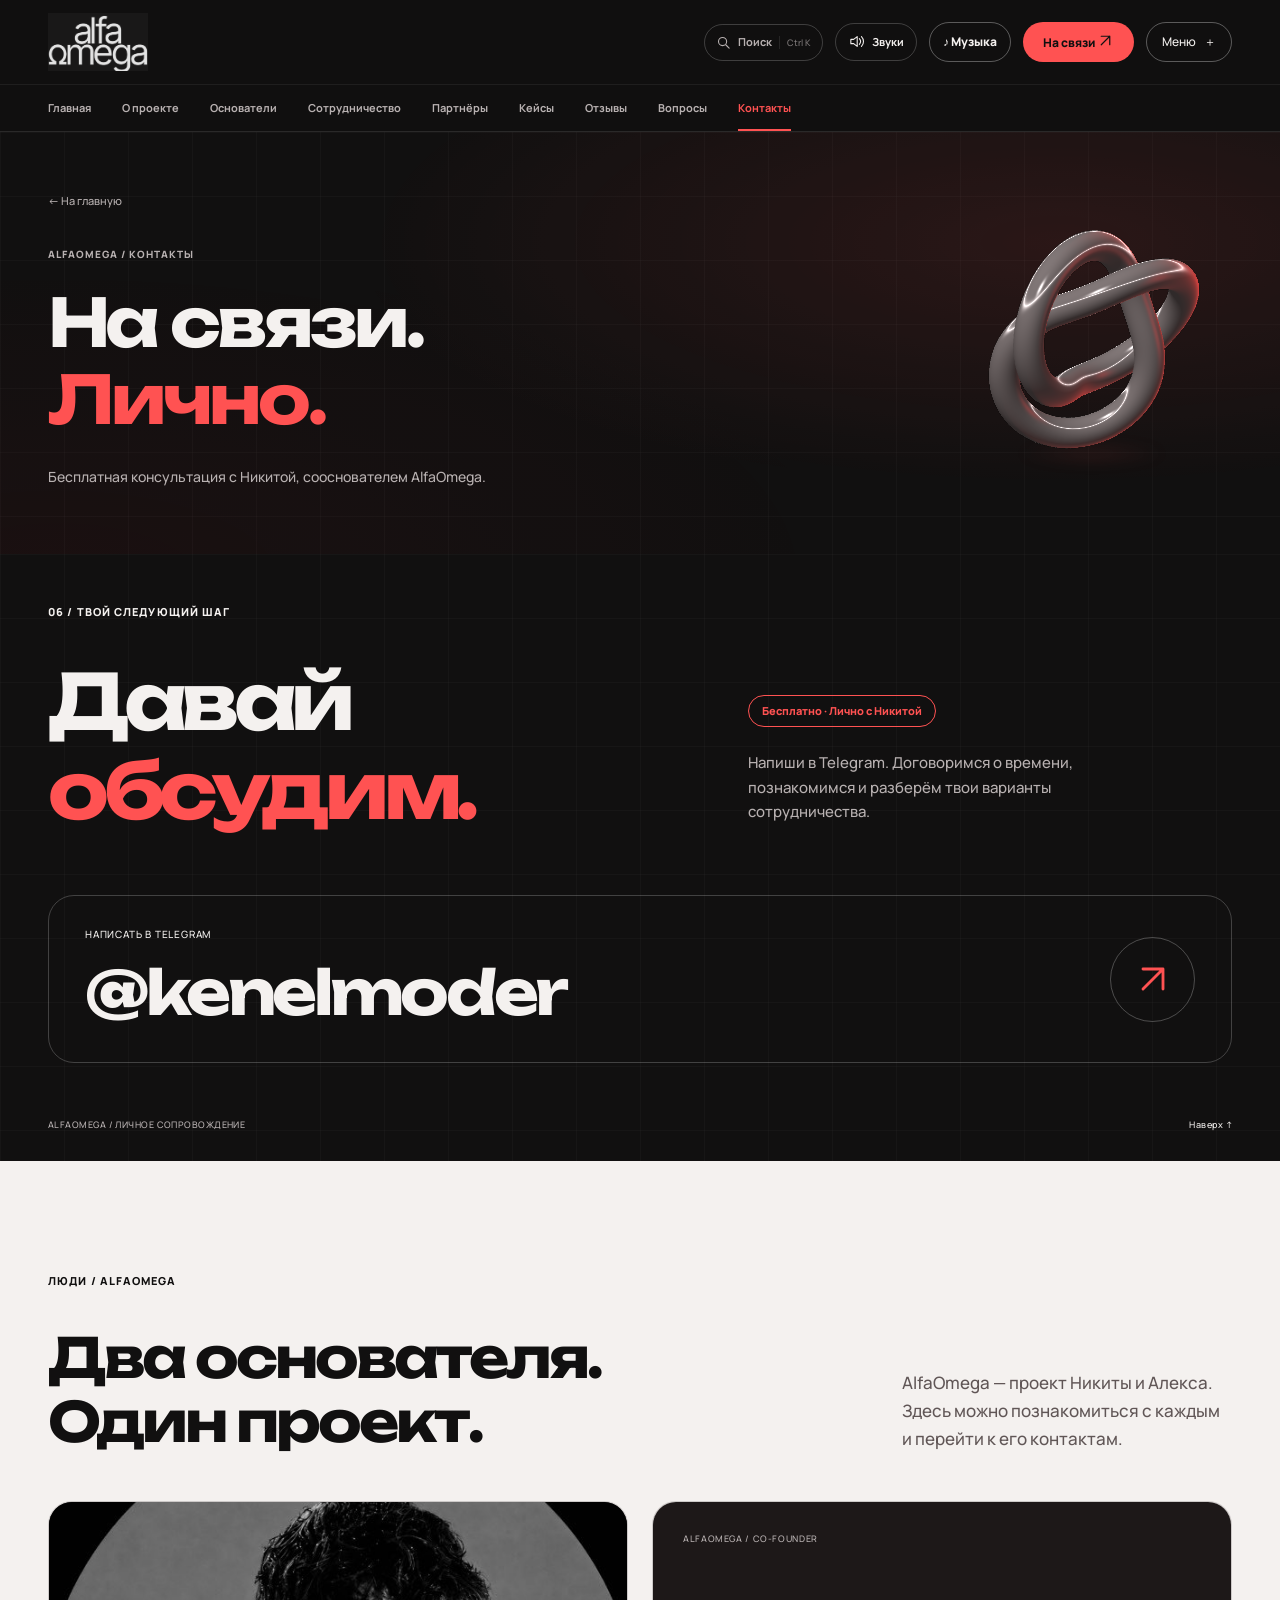
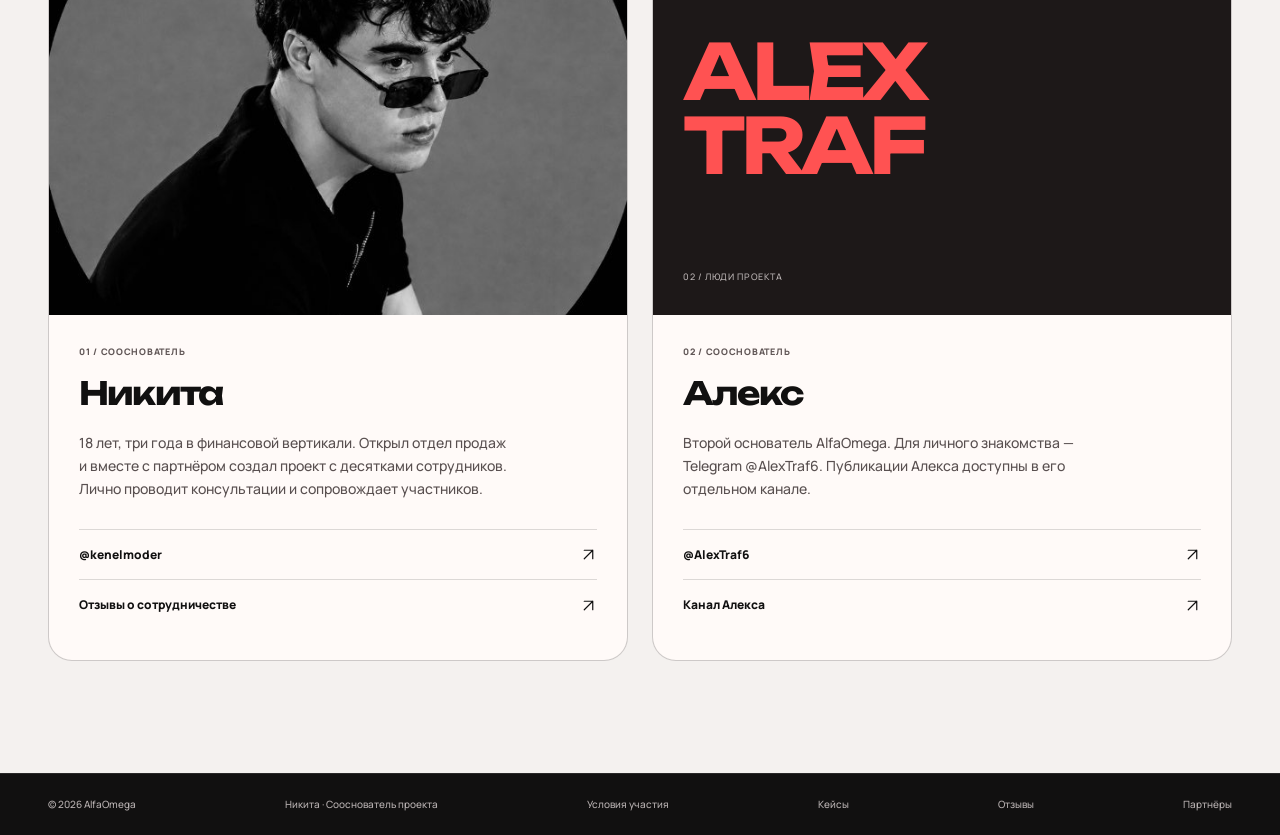
<file: contact.html>
<!doctype html>
<html lang="ru">
<head>
  <meta charset="utf-8">
  <meta name="viewport" content="width=device-width, initial-scale=1">
  <meta name="robots" content="index, follow, max-image-preview:large">
  <meta name="theme-color" content="#111010">
  <title>Контакты — AlfaOmega | Никита</title>
  <meta name="description" content="Бесплатная консультация с Никитой, сооснователем AlfaOmega.">
  <link rel="canonical" href="https://alfaomega-nikita.sandyplume1025.chatgpt.site/contact.html">
  <link rel="icon" href="assets/alfaomega-logo.jpeg" type="image/jpeg">
  <link rel="preload" href="assets/manrope-variable.ttf" as="font" type="font/ttf" crossorigin>
  <link rel="stylesheet" href="styles.css?v=20">
  <script src="site.js?v=20" defer></script>
  <script src="sounds.js?v=20" defer></script>
  <script src="music.js?v=1" defer></script>
  <script src="experience.js?v=20" defer></script>
  <script src="sculpture.js?v=20" defer></script>
  <meta property="og:type" content="website">
  <meta property="og:locale" content="ru_RU">
  <meta property="og:title" content="Контакты — AlfaOmega">
  <meta property="og:description" content="Бесплатная консультация с Никитой, сооснователем AlfaOmega.">
  <meta property="og:url" content="https://alfaomega-nikita.sandyplume1025.chatgpt.site/contact.html">
  <meta property="og:image" content="https://alfaomega-nikita.sandyplume1025.chatgpt.site/assets/nikita.jpeg">
  <meta property="og:image:alt" content="Никита, создатель AlfaOmega">
  <meta name="twitter:card" content="summary">
  <script type="application/ld+json">
{
  "@context": "https://schema.org",
  "@graph": [
    {
      "@type": "WebSite",
      "@id": "https://alfaomega-nikita.sandyplume1025.chatgpt.site/#website",
      "url": "https://alfaomega-nikita.sandyplume1025.chatgpt.site/",
      "name": "AlfaOmega",
      "alternateName": [
        "Альфа Омега",
        "АльфаОмега"
      ],
      "inLanguage": "ru-RU",
      "publisher": {
        "@id": "https://alfaomega-nikita.sandyplume1025.chatgpt.site/#project"
      }
    },
    {
      "@type": "Organization",
      "@id": "https://alfaomega-nikita.sandyplume1025.chatgpt.site/#project",
      "name": "AlfaOmega",
      "alternateName": [
        "Альфа Омега",
        "АльфаОмега"
      ],
      "url": "https://alfaomega-nikita.sandyplume1025.chatgpt.site/",
      "description": "Проект в финансовой вертикали. Сотрудничество по партнёрским программам.",
      "logo": "https://alfaomega-nikita.sandyplume1025.chatgpt.site/assets/alfaomega-logo.jpeg",
      "founder": [
        {
          "@id": "https://alfaomega-nikita.sandyplume1025.chatgpt.site/#nikita"
        },
        {
          "@id": "https://alfaomega-nikita.sandyplume1025.chatgpt.site/#alex"
        }
      ]
    },
    {
      "@type": "Person",
      "@id": "https://alfaomega-nikita.sandyplume1025.chatgpt.site/#nikita",
      "name": "Никита",
      "jobTitle": "Сооснователь AlfaOmega",
      "url": "https://alfaomega-nikita.sandyplume1025.chatgpt.site/",
      "image": "https://alfaomega-nikita.sandyplume1025.chatgpt.site/assets/nikita.jpeg",
      "sameAs": [
        "https://t.me/kenelmoder"
      ],
      "affiliation": {
        "@id": "https://alfaomega-nikita.sandyplume1025.chatgpt.site/#project"
      }
    },
    {
      "@type": "Person",
      "@id": "https://alfaomega-nikita.sandyplume1025.chatgpt.site/#alex",
      "name": "Алекс",
      "jobTitle": "Сооснователь AlfaOmega",
      "url": "https://alfaomega-nikita.sandyplume1025.chatgpt.site/founders.html",
      "sameAs": [
        "https://t.me/AlexTraf6",
        "https://t.me/+PCmVGvibhLFiMDhi"
      ],
      "affiliation": {
        "@id": "https://alfaomega-nikita.sandyplume1025.chatgpt.site/#project"
      }
    },
    {
      "@type": "WebPage",
      "@id": "https://alfaomega-nikita.sandyplume1025.chatgpt.site/contact.html#webpage",
      "url": "https://alfaomega-nikita.sandyplume1025.chatgpt.site/contact.html",
      "name": "Контакты — AlfaOmega",
      "description": "Бесплатная консультация с Никитой, сооснователем AlfaOmega.",
      "inLanguage": "ru-RU",
      "isPartOf": {
        "@id": "https://alfaomega-nikita.sandyplume1025.chatgpt.site/#website"
      },
      "about": [
        {
          "@id": "https://alfaomega-nikita.sandyplume1025.chatgpt.site/#project"
        },
        {
          "@id": "https://alfaomega-nikita.sandyplume1025.chatgpt.site/#nikita"
        }
      ]
    }
  ]
}
</script>
  <script src="motion.js?v=20" defer></script>
</head>
<body class="inner-page"><div class="transition-screen" aria-hidden="true"></div><div class="reading-progress" aria-hidden="true"></div><a class="skip-link" href="#main">Перейти к содержимому</a>
<div class="header-shell" id="top"><header class="header wrap">
<a class="wordmark" href="index.html" aria-label="AlfaOmega — на главную"><span class="logo-crop"><img src="assets/alfaomega-logo.jpeg" width="1206" height="1124" alt="AlfaOmega"></span></a>
<nav class="desktop-nav" aria-label="Основная навигация"><a href="index.html">Главная</a><a href="about.html">О проекте</a><a href="founders.html">Основатели</a><a href="cooperation.html">Сотрудничество</a><a href="partners.html">Партнёры</a><a href="cases.html">Кейсы</a><a href="reviews.html">Отзывы</a><a href="faq.html">Вопросы</a><a href="contact.html" aria-current="page">Контакты</a></nav>
<div class="header-actions"><button type="button" class="quick-search-toggle" aria-label="Поиск по сайту" aria-haspopup="dialog" aria-controls="quick-navigation" hidden><svg viewBox="0 0 24 24" fill="none" aria-hidden="true"><circle cx="10.5" cy="10.5" r="6.5"/><path d="m16 16 5 5"/></svg><span>Поиск</span><kbd>⌘ K</kbd></button><button class="sfx-toggle" type="button" aria-pressed="true" aria-label="Выключить звуковые эффекты" title="Звуки интерфейса" hidden><svg viewBox="0 0 24 24" fill="none" aria-hidden="true"><path d="M4 9v6h4l5 4V5L8 9H4Z"/><path class="sfx-waves" d="M16 8a6 6 0 0 1 0 8M19 5a10 10 0 0 1 0 14"/><path class="sfx-muted" d="m16 9 6 6m-6 0 6-6"/></svg><span>Звуки</span></button><a class="header-telegram" href="https://t.me/kenelmoder" target="_blank" rel="noopener noreferrer">На связи <svg class="icon-arrow" viewBox="0 0 24 24" fill="none" aria-hidden="true"><path d="M6 18 18 6M6 6h12v12"/></svg></a><button class="menu-toggle" type="button" aria-expanded="false" aria-controls="mobile-navigation">Меню <span aria-hidden="true">＋</span></button></div></header><nav class="section-tabs" aria-label="Разделы сайта"><div class="wrap section-tabs-track"><a href="index.html">Главная</a><a href="about.html">О проекте</a><a href="founders.html">Основатели</a><a href="cooperation.html">Сотрудничество</a><a href="partners.html">Партнёры</a><a href="cases.html">Кейсы</a><a href="reviews.html">Отзывы</a><a href="faq.html">Вопросы</a><a href="contact.html" aria-current="page">Контакты</a></div></nav>
<nav class="mobile-nav" id="mobile-navigation" aria-label="Навигация для телефона" hidden><div class="wrap"><a href="index.html">Главная<span aria-hidden="true">01</span></a><a href="about.html">О проекте<span aria-hidden="true">02</span></a><a href="founders.html">Основатели<span aria-hidden="true">03</span></a><a href="cooperation.html">Сотрудничество<span aria-hidden="true">04</span></a><a href="partners.html">Партнёры<span aria-hidden="true">05</span></a><a href="cases.html">Кейсы<span aria-hidden="true">06</span></a><a href="reviews.html">Отзывы<span aria-hidden="true">07</span></a><a href="faq.html">Вопросы<span aria-hidden="true">08</span></a><a href="contact.html" aria-current="page">Контакты<span aria-hidden="true">09</span></a></div></nav></div>
<main id="main"><section class="page-hero dark-grid"><div class="wrap"><div class="page-hero-copy"><a class="breadcrumb" href="index.html">← На главную</a><p class="section-label">ALFAOMEGA / КОНТАКТЫ</p><h1>На связи.<br><span class="lime-text">Лично.</span></h1><p class="page-hero-description">Бесплатная консультация с Никитой, сооснователем AlfaOmega.</p></div><div class="hero-sculpture" aria-hidden="true"><img class="sculpture-fallback" src="assets/chrome-knot.svg?v=20" width="320" height="320" alt=""><canvas class="sculpture-canvas" data-sculpture width="320" height="320"></canvas></div></div></section><section class="contact section dark-grid" id="contact" aria-labelledby="contact-title"><div class="wrap"><p class="section-label">06 / ТВОЙ СЛЕДУЮЩИЙ ШАГ</p><div class="contact-top"><h2 id="contact-title">Давай<br><span class="lime-text">обсудим.</span></h2><div><span class="pill">Бесплатно · Лично с Никитой</span><p>Напиши в Telegram. Договоримся о времени, познакомимся и разберём твои варианты сотрудничества.</p></div></div><a class="contact-link" href="https://t.me/kenelmoder" target="_blank" rel="noopener noreferrer"><span><small>НАПИСАТЬ В TELEGRAM</small><strong>@kenelmoder</strong></span><span class="contact-arrow" aria-hidden="true"><svg class="icon-arrow" viewBox="0 0 24 24" fill="none" aria-hidden="true"><path d="M6 18 18 6M6 6h12v12"/></svg></span></a><div class="contact-bottom"><span>ALFAOMEGA / ЛИЧНОЕ СОПРОВОЖДЕНИЕ</span><a href="#top">Наверх ↑</a></div></div></section><section class="founders section light" id="founders" aria-labelledby="founders-title"><div class="wrap"><p class="section-label">ЛЮДИ / ALFAOMEGA</p><div class="section-heading"><h2 id="founders-title">Два основателя.<br>Один проект.</h2><p>AlfaOmega — проект Никиты и Алекса. Здесь можно познакомиться с каждым и перейти к его контактам.</p></div><div class="founder-grid"><article class="founder-card reveal"><div class="founder-visual"><img src="assets/nikita.jpeg" width="640" height="640" alt="Никита, сооснователь AlfaOmega" loading="lazy"></div><div class="founder-body"><span class="founder-number">01 / СООСНОВАТЕЛЬ</span><h3>Никита</h3><p>18 лет, три года в финансовой вертикали. Открыл отдел продаж и вместе с партнёром создал проект с десятками сотрудников. Лично проводит консультации и сопровождает участников.</p><div class="founder-links"><a href="https://t.me/kenelmoder" target="_blank" rel="noopener noreferrer">@kenelmoder <svg class="icon-arrow" viewBox="0 0 24 24" fill="none" aria-hidden="true"><path d="M6 18 18 6M6 6h12v12"/></svg></a><a href="https://t.me/otzvkenel" target="_blank" rel="noopener noreferrer">Отзывы о сотрудничестве <svg class="icon-arrow" viewBox="0 0 24 24" fill="none" aria-hidden="true"><path d="M6 18 18 6M6 6h12v12"/></svg></a></div></div></article><article class="founder-card founder-alex reveal"><div class="founder-wordmark" aria-hidden="true"><span>ALFAOMEGA / CO-FOUNDER</span><strong>ALEX<br>TRAF</strong><small>02 / ЛЮДИ ПРОЕКТА</small></div><div class="founder-body"><span class="founder-number">02 / СООСНОВАТЕЛЬ</span><h3>Алекс</h3><p>Второй основатель AlfaOmega. Для личного знакомства — Telegram @AlexTraf6. Публикации Алекса доступны в его отдельном канале.</p><div class="founder-links"><a href="https://t.me/AlexTraf6" target="_blank" rel="noopener noreferrer">@AlexTraf6 <svg class="icon-arrow" viewBox="0 0 24 24" fill="none" aria-hidden="true"><path d="M6 18 18 6M6 6h12v12"/></svg></a><a href="https://t.me/+PCmVGvibhLFiMDhi" target="_blank" rel="noopener noreferrer">Канал Алекса <svg class="icon-arrow" viewBox="0 0 24 24" fill="none" aria-hidden="true"><path d="M6 18 18 6M6 6h12v12"/></svg></a></div></div></article></div></div></section></main><footer class="footer"><div class="wrap"><span>© 2026 AlfaOmega</span><span>Никита · Сооснователь проекта</span><a href="cooperation.html#conditions">Условия участия</a><a href="cases.html">Кейсы</a><a href="reviews.html">Отзывы</a><a href="partners.html">Партнёры</a></div></footer>
<aside class="mobile-dock" aria-label="Связаться с Никитой" hidden><a href="https://t.me/kenelmoder" target="_blank" rel="noopener noreferrer"><span>Обсудить сотрудничество<small>Бесплатно · Лично с Никитой</small></span><span aria-hidden="true"><svg class="icon-arrow" viewBox="0 0 24 24" fill="none" aria-hidden="true"><path d="M6 18 18 6M6 6h12v12"/></svg></span></a></aside>
<dialog id="format-once" class="format-dialog" aria-labelledby="once-title"><button type="button" class="dialog-close" data-close-dialog aria-label="Закрыть">×</button><p class="section-label">01 / РАЗОВЫЙ ФОРМАТ</p><h2 id="once-title">Одно действие.<br>Одна выплата.</h2><p>Вариант для тех, кто хочет участвовать один раз, без постоянной занятости.</p><dl><div><dt>Что сделать</dt><dd>Выполнить согласованное целевое действие по условиям выбранной партнёрской программы.</dd></div><div><dt>Когда выплата</dt><dd>Сразу после выполнения согласованного действия. Само действие, условия и сумму объясню на звонке.</dd></div><div><dt>Ориентир первой недели</dt><dd>15–20 тысяч рублей со слов Никиты. Сумма и срок не гарантированы: зависят от программы и выполнения её условий. Конкретные условия обсуждаем до старта.</dd></div><div><dt>С чего начать</dt><dd>Написать мне в Telegram и договориться о бесплатной консультации.</dd></div></dl><a class="button button-dark" href="https://t.me/kenelmoder" target="_blank" rel="noopener noreferrer">Обсудить с Никитой <span aria-hidden="true"><svg class="icon-arrow" viewBox="0 0 24 24" fill="none" aria-hidden="true"><path d="M6 18 18 6M6 6h12v12"/></svg></span></a></dialog>
<dialog id="format-regular" class="format-dialog" aria-labelledby="regular-title"><button type="button" class="dialog-close" data-close-dialog aria-label="Закрыть">×</button><p class="section-label">02 / РЕГУЛЯРНЫЙ ФОРМАТ</p><h2 id="regular-title">Участие.<br>Сопровождение.<br>Рост.</h2><p>Ежедневное сотрудничество по партнёрским программам с личным сопровождением.</p><dl><div><dt>Занятость</dt><dd>2–3 часа в день, вечером. Часы в пределах вечера выбираешь сам.</dd></div><div><dt>Развитие и доход</dt><dd>Возможен карьерный рост. Ориентир — от 100 000 ₽, перспектива роста — 300 000 ₽ и выше. Суммы не гарантированы: период расчёта, задачи и выплаты обсуждаем до начала участия.</dd></div><div><dt>Первый этап</dt><dd>Материалы и постепенное включение в практику. Ориентир первых выплат — около двух недель, без гарантии срока. Условия и сумму обсуждаем до начала работы.</dd></div><div><dt>Сопровождение</dt><dd>В регулярном формате остаёмся на связи. По мере выполнения задач можно разбирать новые темы, включая создание и управление командой.</dd></div><div><dt>Оформление</dt><dd>Работа на себя, в том числе в статусе самозанятого. Индивидуальные условия разбираем на консультации.</dd></div></dl><a class="button button-dark" href="https://t.me/kenelmoder" target="_blank" rel="noopener noreferrer">Обсудить с Никитой <span aria-hidden="true"><svg class="icon-arrow" viewBox="0 0 24 24" fill="none" aria-hidden="true"><path d="M6 18 18 6M6 6h12v12"/></svg></span></a></dialog>

<dialog class="quick-navigation" id="quick-navigation" aria-labelledby="quick-title"><div class="quick-topline"><h2 id="quick-title">Что ищешь?</h2><button type="button" class="quick-close" data-close-dialog aria-label="Закрыть поиск"><svg viewBox="0 0 24 24" fill="none" aria-hidden="true"><path d="m6 6 12 12M6 18 18 6"/></svg></button></div><label class="quick-query"><svg viewBox="0 0 24 24" fill="none" aria-hidden="true"><circle cx="10.5" cy="10.5" r="6.5"/><path d="m16 16 5 5"/></svg><span class="sr-only">Поиск по разделам и вопросам</span><input type="search" id="quick-query" placeholder="Например: график, опыт, Алекс…" autocomplete="off" aria-controls="quick-results"></label><p class="quick-count" aria-live="polite"></p><div class="quick-results" id="quick-results"><a class="quick-entry" href="cooperation.html#format-picker" data-find="Подобрать формат сотрудничества три вопроса разовое регулярное занятость"><span><strong>Подобрать формат</strong><small>Три вопроса перед консультацией</small></span><span class="quick-type">Инструмент</span></a><a class="quick-entry" href="index.html" data-find="Главная Знакомство с AlfaOmega"><span><strong>Главная</strong><small>Знакомство с AlfaOmega</small></span><span class="quick-type">Раздел</span></a><a class="quick-entry" href="about.html" data-find="О проекте Подход и команда"><span><strong>О проекте</strong><small>Подход и команда</small></span><span class="quick-type">Раздел</span></a><a class="quick-entry" href="founders.html" data-find="Основатели Никита и Алекс, личные контакты"><span><strong>Основатели</strong><small>Никита и Алекс, личные контакты</small></span><span class="quick-type">Раздел</span></a><a class="quick-entry" href="cooperation.html" data-find="Сотрудничество Разовый и регулярный форматы, условия"><span><strong>Сотрудничество</strong><small>Разовый и регулярный форматы, условия</small></span><span class="quick-type">Раздел</span></a><a class="quick-entry" href="partners.html" data-find="Партнёры Компании в партнёрских программах"><span><strong>Партнёры</strong><small>Компании в партнёрских программах</small></span><span class="quick-type">Раздел</span></a><a class="quick-entry" href="cases.html#dima-results" data-find="Результаты Димы скриншоты первый 1 месяц третий четвертый 3 4 месяц 207 900 727 650 баланс HOLD статистика"><span><strong>Результаты Димы: скриншоты</strong><small>Первый и 3–4-й месяц участия</small></span><span class="quick-type">Кейс</span></a><a class="quick-entry" href="cases.html" data-find="Кейс Димы Наставничество и самостоятельная команда"><span><strong>Кейс Димы</strong><small>Наставничество и самостоятельная команда</small></span><span class="quick-type">Раздел</span></a><a class="quick-entry" href="reviews.html#dima-review" data-find="Отзыв Димы diman_zaytsev4 личный опыт обучение наставничество скриншот контакт Telegram"><span><strong>Отзыв Димы</strong><small>Личный опыт и контакт @diman_zaytsev4</small></span><span class="quick-type">Отзыв</span></a><a class="quick-entry" href="reviews.html" data-find="Отзывы Канал с отзывами участников"><span><strong>Отзывы</strong><small>Канал с отзывами участников</small></span><span class="quick-type">Раздел</span></a><a class="quick-entry" href="faq.html" data-find="Вопросы Опыт, телефон, занятость, выплаты"><span><strong>Вопросы</strong><small>Опыт, телефон, занятость, выплаты</small></span><span class="quick-type">Раздел</span></a><a class="quick-entry" href="contact.html" data-find="Контакты Бесплатная консультация с Никитой"><span><strong>Контакты</strong><small>Бесплатная консультация с Никитой</small></span><span class="quick-type">Раздел</span></a><a class="quick-entry" href="faq.html#faq-question-1" data-find="Что такое AlfaOmega? AlfaOmega — проект Никиты и Алекса в финансовой вертикали. Мы привлекаем людей на партнёрские предложения и индивидуально подбираем формат сотрудничества. У Никиты три года опыта в этом направлении; в проекте — десятки сотрудников и собственный отдел продаж."><span><strong>Что такое AlfaOmega?</strong><small>Ответ в разделе «Вопросы»</small></span><span class="quick-type">Вопрос</span></a><a class="quick-entry" href="faq.html#faq-question-2" data-find="Кого вы приглашаете? Ребят от 17 до 28 лет из России, заинтересованных в сотрудничестве по партнёрским программам. Конкретный вариант подбираем на консультации."><span><strong>Кого вы приглашаете?</strong><small>Ответ в разделе «Вопросы»</small></span><span class="quick-type">Вопрос</span></a><a class="quick-entry" href="faq.html#faq-question-3" data-find="Нужен ли опыт? Нет, предыдущий опыт не обязателен. На первом звонке познакомимся, обсудим твои возможности и варианты, с которых можно начать."><span><strong>Нужен ли опыт?</strong><small>Ответ в разделе «Вопросы»</small></span><span class="quick-type">Вопрос</span></a><a class="quick-entry" href="faq.html#faq-question-4" data-find="Что нужно для старта? Из техники достаточно телефона, компьютер не обязателен. Остальные условия зависят от выбранной партнёрской программы — расскажу о них до начала сотрудничества."><span><strong>Что нужно для старта?</strong><small>Ответ в разделе «Вопросы»</small></span><span class="quick-type">Вопрос</span></a><a class="quick-entry" href="faq.html#faq-question-5" data-find="Можно участвовать только один раз? Да, есть разовый формат. Ты выполняешь одно согласованное целевое действие и получаешь выплату сразу после его выполнения. Само действие, условия и размер вознаграждения объясню на звонке."><span><strong>Можно участвовать только один раз?</strong><small>Ответ в разделе «Вопросы»</small></span><span class="quick-type">Вопрос</span></a><a class="quick-entry" href="faq.html#faq-question-6" data-find="Как устроен вечерний график? Для регулярного формата нужно выделять 2–3 часа в день, в вечернее время. Конкретные часы в пределах вечера выбираешь самостоятельно."><span><strong>Как устроен вечерний график?</strong><small>Ответ в разделе «Вопросы»</small></span><span class="quick-type">Вопрос</span></a><a class="quick-entry" href="faq.html#faq-question-7" data-find="Консультация платная? Нет, консультация бесплатная. Её провожу лично я: выслушаю тебя, узнаю получше и предложу подходящие варианты сотрудничества."><span><strong>Консультация платная?</strong><small>Ответ в разделе «Вопросы»</small></span><span class="quick-type">Вопрос</span></a><a class="quick-entry" href="faq.html#faq-question-8" data-find="Кто будет меня сопровождать? Я, Никита, лично сопровождаю участников после выбора формата. При регулярном сотрудничестве остаёмся на связи: по мере выполнения задач можно разбирать дополнительные темы, включая создание команды и управление её работой. В AlfaOmega также есть менеджеры и собственный отдел продаж."><span><strong>Кто будет меня сопровождать?</strong><small>Ответ в разделе «Вопросы»</small></span><span class="quick-type">Вопрос</span></a><a class="quick-entry" href="faq.html#faq-question-9" data-find="Как оформляется сотрудничество? Участники работают на себя по партнёрским программам, в том числе в статусе самозанятых. Индивидуальный формат и условия обсуждаем до начала работы."><span><strong>Как оформляется сотрудничество?</strong><small>Ответ в разделе «Вопросы»</small></span><span class="quick-type">Вопрос</span></a><a class="quick-entry" href="faq.html#faq-question-10" data-find="Какой доход возможен и есть ли рост? В регулярном формате есть возможность карьерного роста. Проект обозначает ориентир от 100 000 ₽ и перспективу роста до 300 000 ₽ и выше. Суммы не гарантированы: период, условия выплат и возможность достижения обсуждаем на консультации. Результат зависит от программы и выполненных задач."><span><strong>Какой доход возможен и есть ли рост?</strong><small>Ответ в разделе «Вопросы»</small></span><span class="quick-type">Вопрос</span></a><a class="quick-entry" href="faq.html#faq-question-11" data-find="Когда можно получить первые выплаты? В разовом формате Никита обозначает ориентир 15–20 тысяч рублей за первую неделю. В регулярном формате сначала изучают материалы и подключаются к работе; ориентир первых выплат — примерно две недели. Эти суммы и сроки не гарантированы: результат зависит от выбранной программы и выполнения её условий. Конкретное действие, размер вознаграждения и порядок выплат обсуждаем до начала участия."><span><strong>Когда можно получить первые выплаты?</strong><small>Ответ в разделе «Вопросы»</small></span><span class="quick-type">Вопрос</span></a><a class="quick-entry" href="faq.html#faq-question-12" data-find="Можно вырасти до своей команды? В регулярном формате можно развивать навыки и обсуждать с Никитой создание своей команды: как распределять задачи, управлять работой и выстраивать доход от результатов команды. Дополнительные темы разбираем по мере выполнения целевых действий. Темп и условия развития индивидуальны."><span><strong>Можно вырасти до своей команды?</strong><small>Ответ в разделе «Вопросы»</small></span><span class="quick-type">Вопрос</span></a><a class="quick-entry" href="faq.html#faq-question-13" data-find="Какие качества вы цените? Энтузиазм, желание учиться и разбираться в деталях, готовность пробовать новое и применять знания. Опыт для старта не обязателен; подходящий формат определяем на личной консультации."><span><strong>Какие качества вы цените?</strong><small>Ответ в разделе «Вопросы»</small></span><span class="quick-type">Вопрос</span></a><a class="quick-entry" href="cooperation.html#first-weeks" data-find="Первые недели 15 20 тысяч первая неделя первые выплаты обучение материал практика"><span><strong>Первые недели</strong><small>Подробнее о сотрудничестве и подходе</small></span><span class="quick-type">Раздел</span></a><a class="quick-entry" href="cooperation.html#growth" data-find="Путь к своей команде карьера управление распределение задачи масштаб рост"><span><strong>Путь к своей команде</strong><small>Подробнее о сотрудничестве и подходе</small></span><span class="quick-type">Раздел</span></a><a class="quick-entry" href="about.html#approach" data-find="Подход Никиты 18 лет знания энтузиазм любознательность ценности"><span><strong>Подход Никиты</strong><small>Подробнее о сотрудничестве и подходе</small></span><span class="quick-type">Раздел</span></a></div><div class="quick-empty" hidden><h3>Попробуй другое слово</h3><p>Или напиши Никите — обсудим твой вопрос лично.</p><a href="https://t.me/kenelmoder" target="_blank" rel="noopener noreferrer">Задать вопрос в Telegram</a></div><div class="quick-hint"><span>↑ ↓ выбрать · Enter открыть</span><span>Esc закрыть</span></div></dialog>
</body></html>
</file>
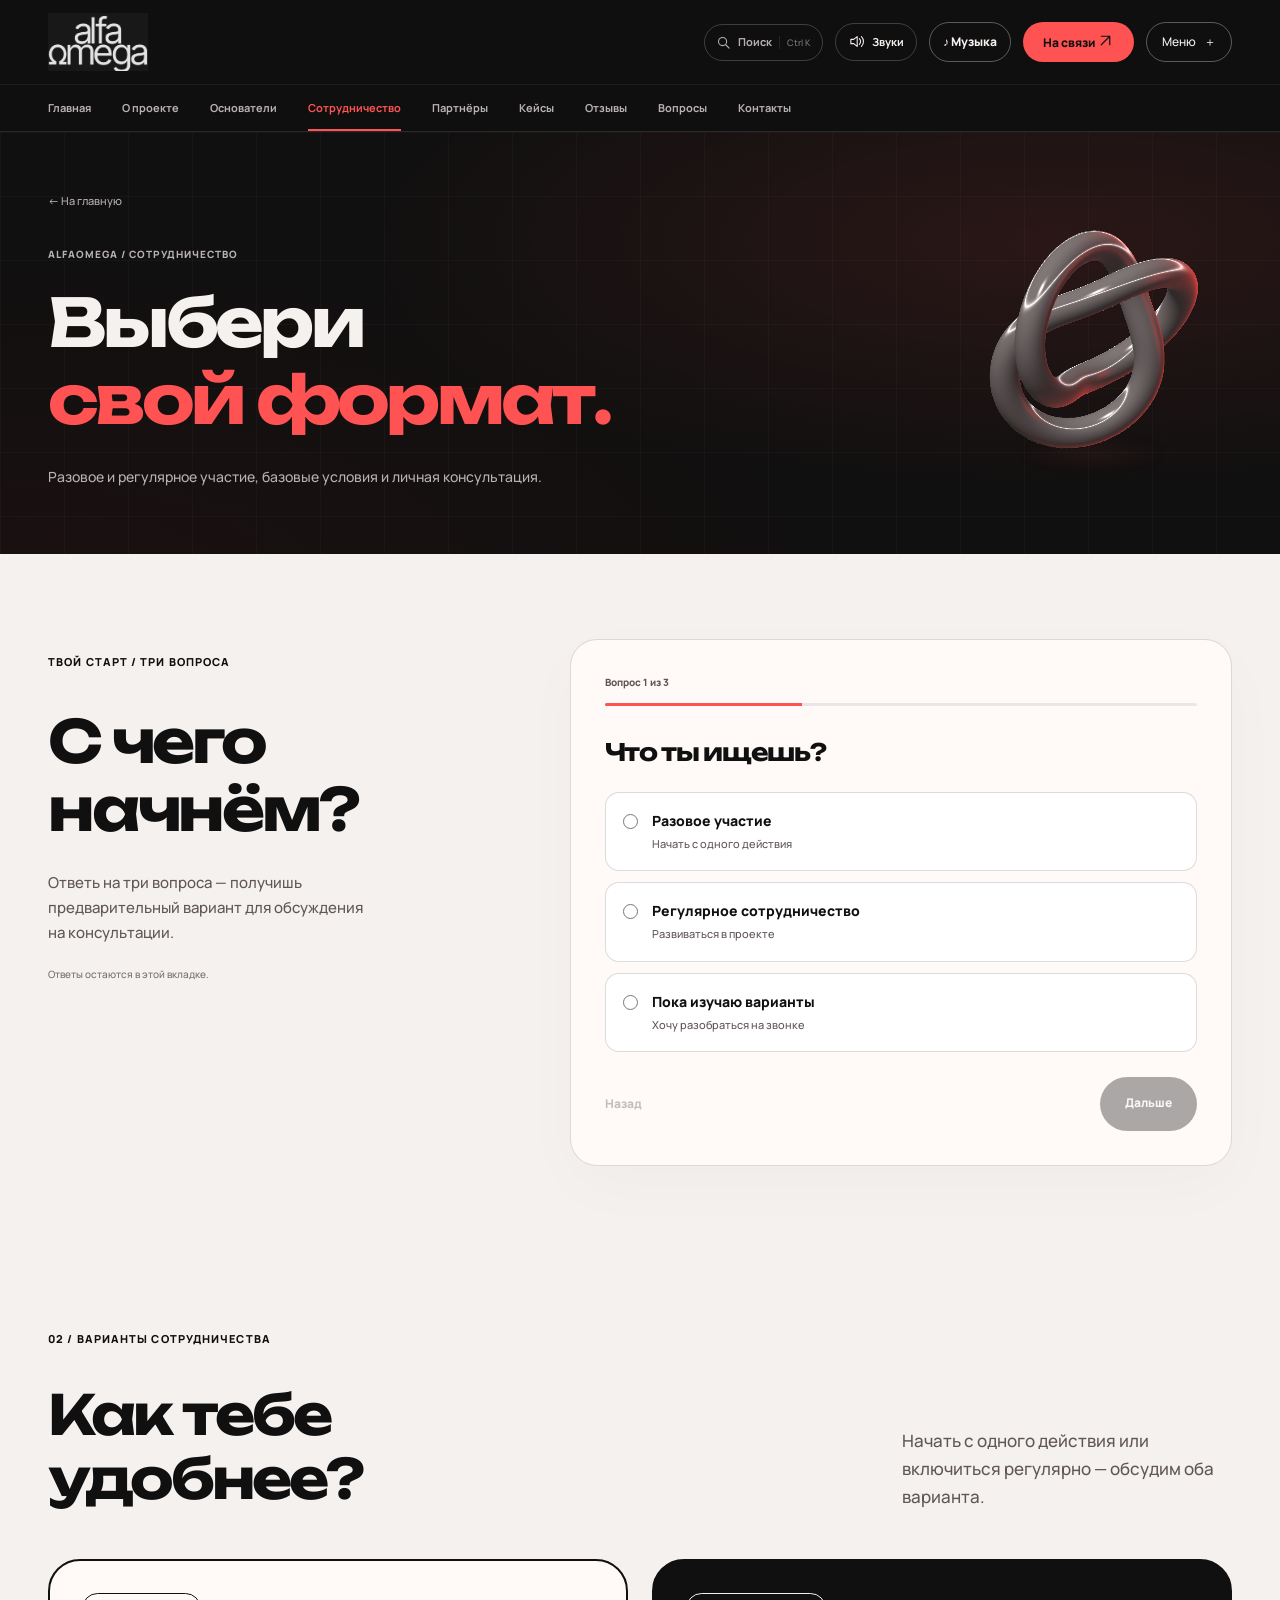
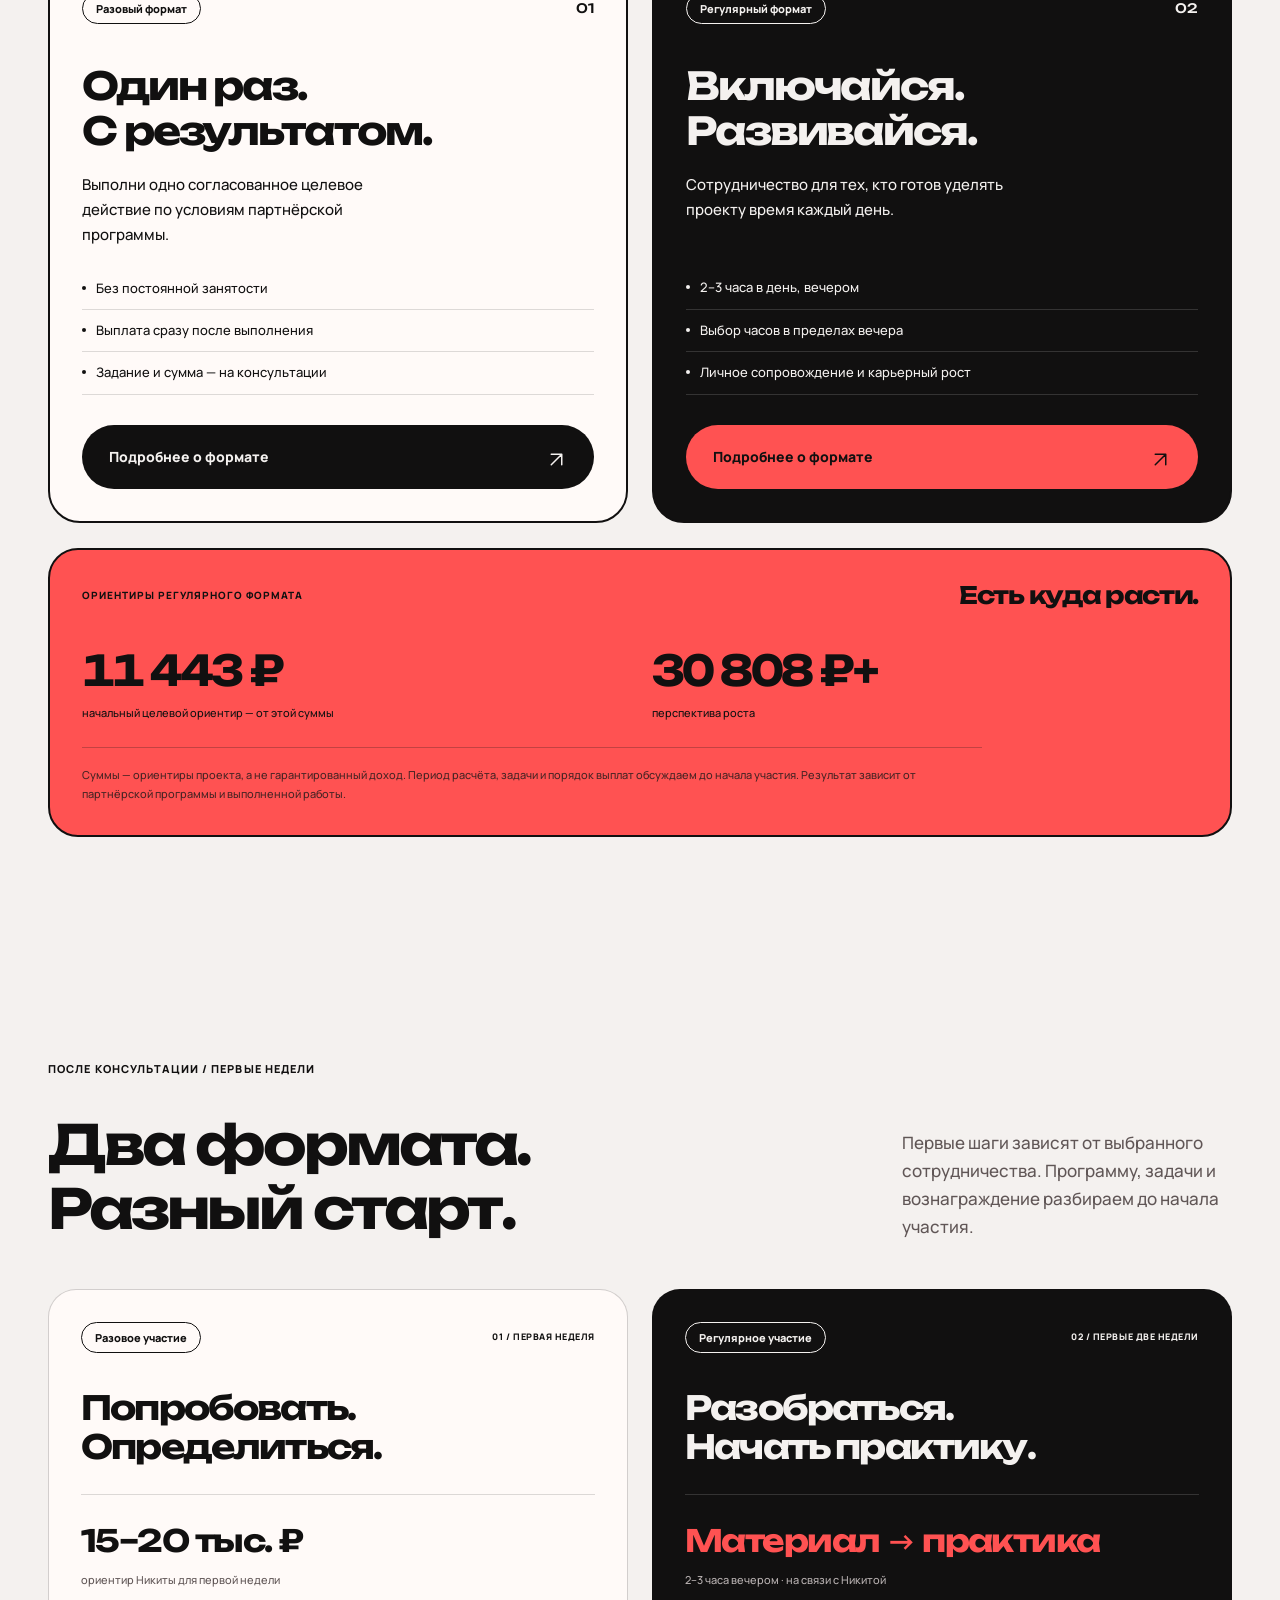
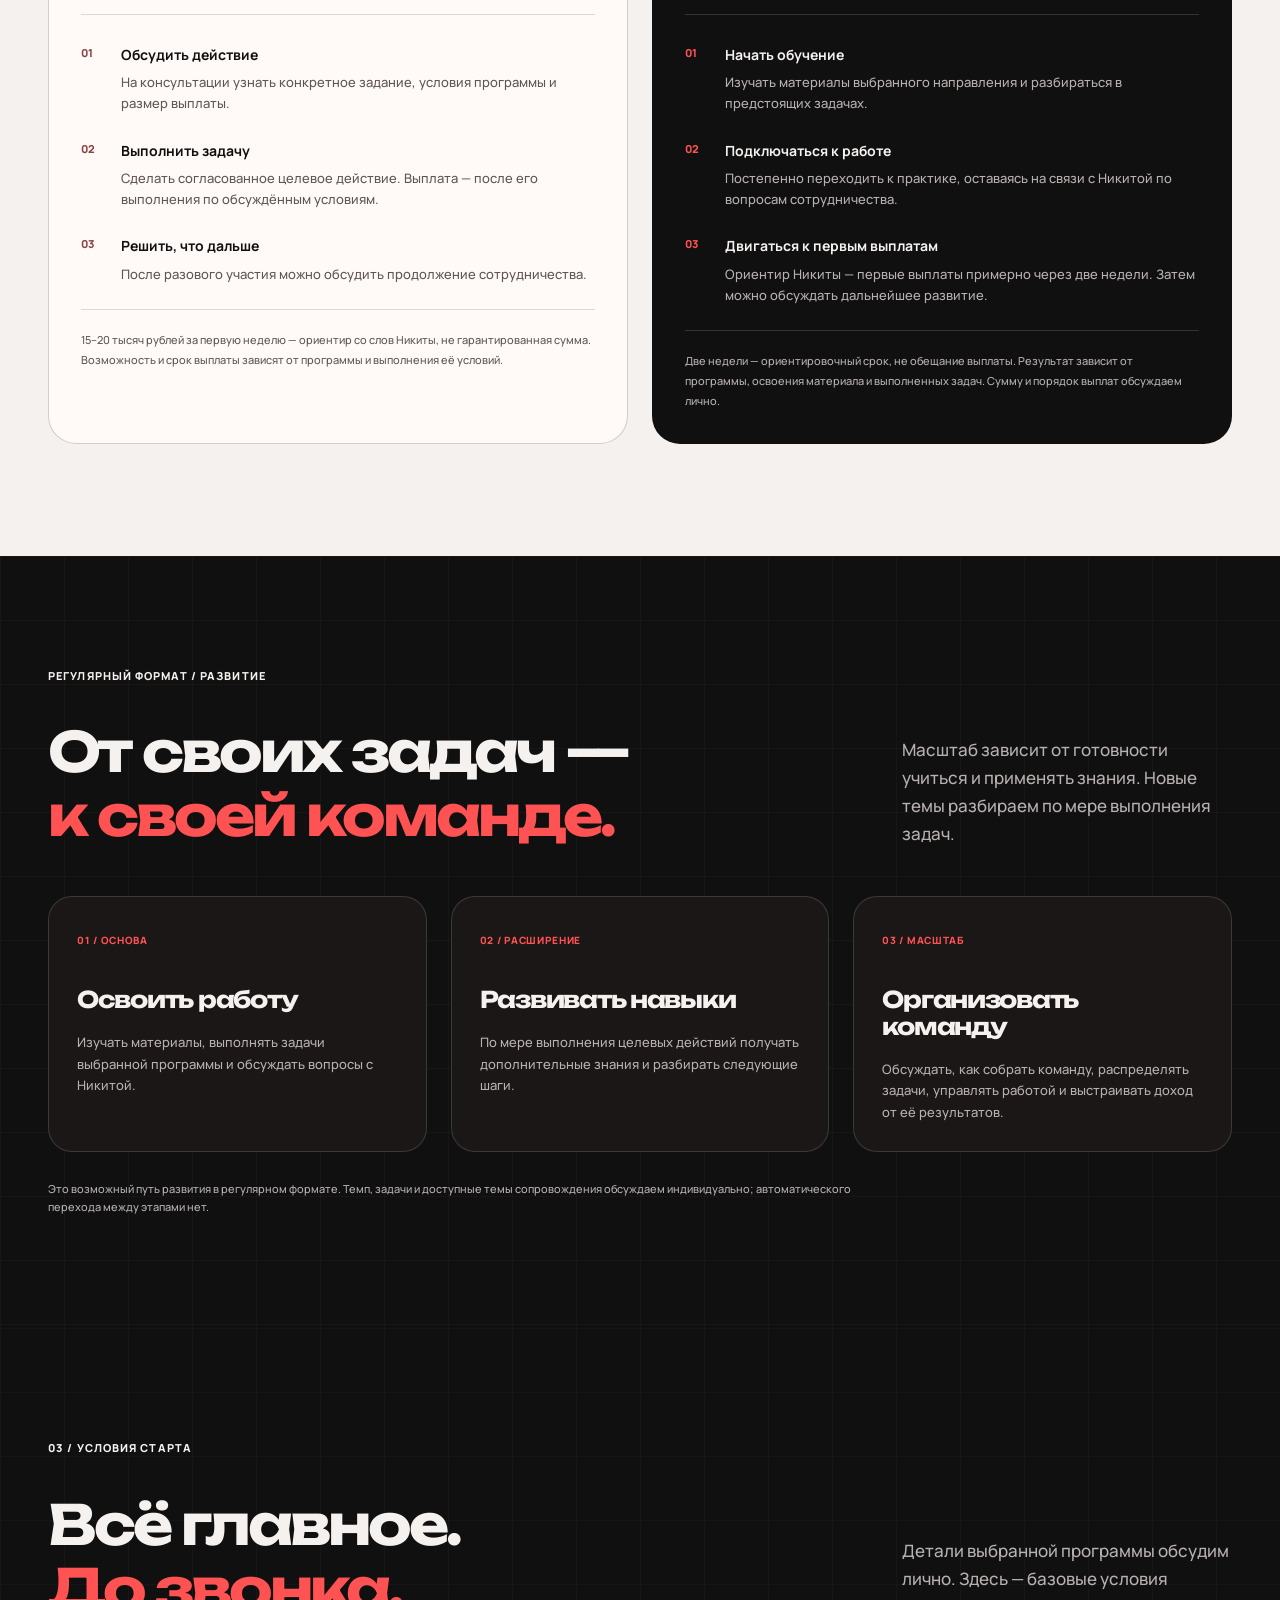
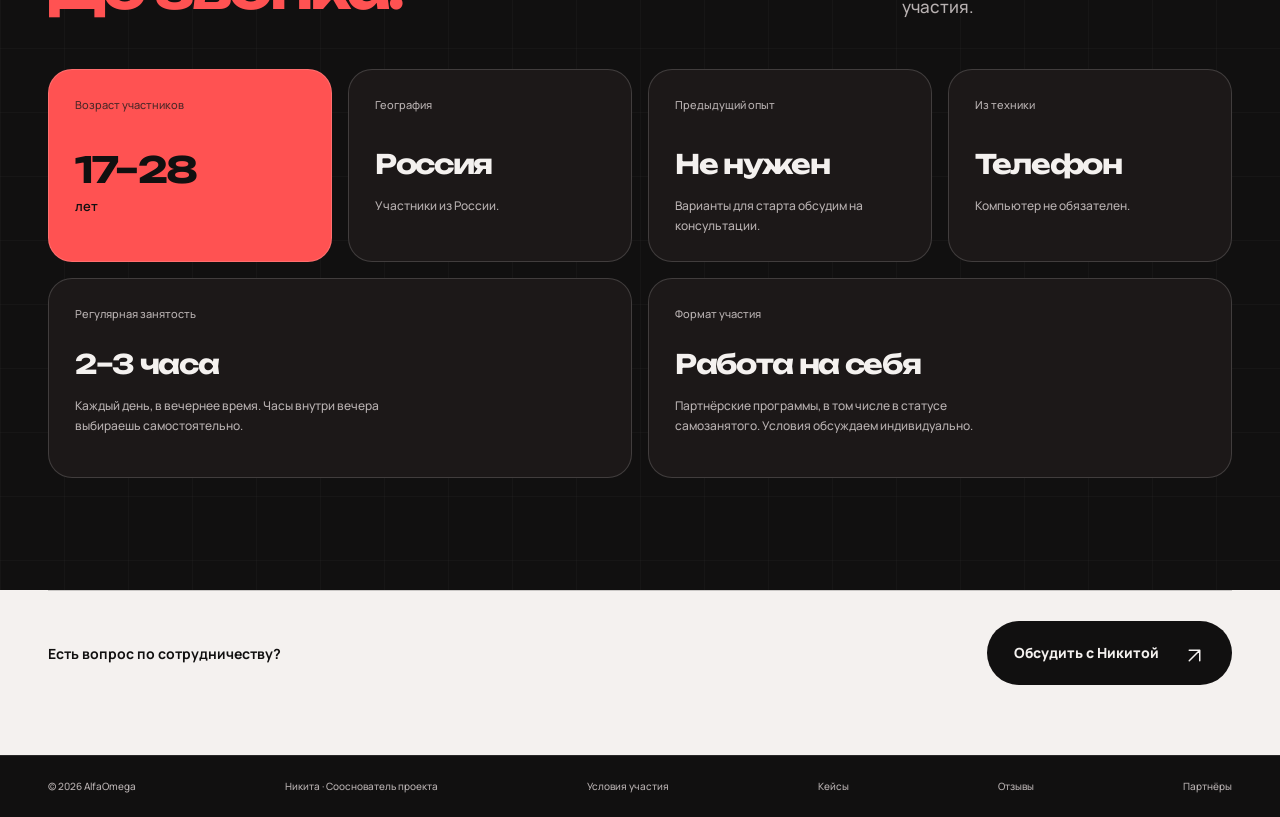
<file: cooperation.html>
<!doctype html>
<html lang="ru">
<head>
  <meta charset="utf-8">
  <meta name="viewport" content="width=device-width, initial-scale=1">
  <meta name="robots" content="index, follow, max-image-preview:large">
  <meta name="theme-color" content="#111010">
  <title>Сотрудничество — AlfaOmega | Никита</title>
  <meta name="description" content="Разовое и регулярное участие, базовые условия и личная консультация.">
  <link rel="canonical" href="https://alfaomega-nikita.sandyplume1025.chatgpt.site/cooperation.html">
  <link rel="icon" href="assets/alfaomega-logo.jpeg" type="image/jpeg">
  <link rel="preload" href="assets/manrope-variable.ttf" as="font" type="font/ttf" crossorigin>
  <link rel="stylesheet" href="styles.css?v=20">
  <script src="site.js?v=20" defer></script>
  <script src="sounds.js?v=20" defer></script>
  <script src="music.js?v=1" defer></script>
  <script src="experience.js?v=20" defer></script>
  <script src="sculpture.js?v=20" defer></script>
  <meta property="og:type" content="website">
  <meta property="og:locale" content="ru_RU">
  <meta property="og:title" content="Сотрудничество — AlfaOmega">
  <meta property="og:description" content="Разовое и регулярное участие, базовые условия и личная консультация.">
  <meta property="og:url" content="https://alfaomega-nikita.sandyplume1025.chatgpt.site/cooperation.html">
  <meta property="og:image" content="https://alfaomega-nikita.sandyplume1025.chatgpt.site/assets/nikita.jpeg">
  <meta property="og:image:alt" content="Никита, создатель AlfaOmega">
  <meta name="twitter:card" content="summary">
  <script type="application/ld+json">
{
  "@context": "https://schema.org",
  "@graph": [
    {
      "@type": "WebSite",
      "@id": "https://alfaomega-nikita.sandyplume1025.chatgpt.site/#website",
      "url": "https://alfaomega-nikita.sandyplume1025.chatgpt.site/",
      "name": "AlfaOmega",
      "alternateName": [
        "Альфа Омега",
        "АльфаОмега"
      ],
      "inLanguage": "ru-RU",
      "publisher": {
        "@id": "https://alfaomega-nikita.sandyplume1025.chatgpt.site/#project"
      }
    },
    {
      "@type": "Organization",
      "@id": "https://alfaomega-nikita.sandyplume1025.chatgpt.site/#project",
      "name": "AlfaOmega",
      "alternateName": [
        "Альфа Омега",
        "АльфаОмега"
      ],
      "url": "https://alfaomega-nikita.sandyplume1025.chatgpt.site/",
      "description": "Проект в финансовой вертикали. Сотрудничество по партнёрским программам.",
      "logo": "https://alfaomega-nikita.sandyplume1025.chatgpt.site/assets/alfaomega-logo.jpeg",
      "founder": [
        {
          "@id": "https://alfaomega-nikita.sandyplume1025.chatgpt.site/#nikita"
        },
        {
          "@id": "https://alfaomega-nikita.sandyplume1025.chatgpt.site/#alex"
        }
      ]
    },
    {
      "@type": "Person",
      "@id": "https://alfaomega-nikita.sandyplume1025.chatgpt.site/#nikita",
      "name": "Никита",
      "jobTitle": "Сооснователь AlfaOmega",
      "url": "https://alfaomega-nikita.sandyplume1025.chatgpt.site/",
      "image": "https://alfaomega-nikita.sandyplume1025.chatgpt.site/assets/nikita.jpeg",
      "sameAs": [
        "https://t.me/kenelmoder"
      ],
      "affiliation": {
        "@id": "https://alfaomega-nikita.sandyplume1025.chatgpt.site/#project"
      }
    },
    {
      "@type": "Person",
      "@id": "https://alfaomega-nikita.sandyplume1025.chatgpt.site/#alex",
      "name": "Алекс",
      "jobTitle": "Сооснователь AlfaOmega",
      "url": "https://alfaomega-nikita.sandyplume1025.chatgpt.site/founders.html",
      "sameAs": [
        "https://t.me/AlexTraf6",
        "https://t.me/+PCmVGvibhLFiMDhi"
      ],
      "affiliation": {
        "@id": "https://alfaomega-nikita.sandyplume1025.chatgpt.site/#project"
      }
    },
    {
      "@type": "WebPage",
      "@id": "https://alfaomega-nikita.sandyplume1025.chatgpt.site/cooperation.html#webpage",
      "url": "https://alfaomega-nikita.sandyplume1025.chatgpt.site/cooperation.html",
      "name": "Сотрудничество — AlfaOmega",
      "description": "Разовое и регулярное участие, базовые условия и личная консультация.",
      "inLanguage": "ru-RU",
      "isPartOf": {
        "@id": "https://alfaomega-nikita.sandyplume1025.chatgpt.site/#website"
      },
      "about": [
        {
          "@id": "https://alfaomega-nikita.sandyplume1025.chatgpt.site/#project"
        },
        {
          "@id": "https://alfaomega-nikita.sandyplume1025.chatgpt.site/#nikita"
        }
      ]
    }
  ]
}
</script>
  <script src="motion.js?v=20" defer></script>
</head>
<body class="inner-page"><div class="transition-screen" aria-hidden="true"></div><div class="reading-progress" aria-hidden="true"></div><a class="skip-link" href="#main">Перейти к содержимому</a>
<div class="header-shell" id="top"><header class="header wrap">
<a class="wordmark" href="index.html" aria-label="AlfaOmega — на главную"><span class="logo-crop"><img src="assets/alfaomega-logo.jpeg" width="1206" height="1124" alt="AlfaOmega"></span></a>
<nav class="desktop-nav" aria-label="Основная навигация"><a href="index.html">Главная</a><a href="about.html">О проекте</a><a href="founders.html">Основатели</a><a href="cooperation.html" aria-current="page">Сотрудничество</a><a href="partners.html">Партнёры</a><a href="cases.html">Кейсы</a><a href="reviews.html">Отзывы</a><a href="faq.html">Вопросы</a><a href="contact.html">Контакты</a></nav>
<div class="header-actions"><button type="button" class="quick-search-toggle" aria-label="Поиск по сайту" aria-haspopup="dialog" aria-controls="quick-navigation" hidden><svg viewBox="0 0 24 24" fill="none" aria-hidden="true"><circle cx="10.5" cy="10.5" r="6.5"/><path d="m16 16 5 5"/></svg><span>Поиск</span><kbd>⌘ K</kbd></button><button class="sfx-toggle" type="button" aria-pressed="true" aria-label="Выключить звуковые эффекты" title="Звуки интерфейса" hidden><svg viewBox="0 0 24 24" fill="none" aria-hidden="true"><path d="M4 9v6h4l5 4V5L8 9H4Z"/><path class="sfx-waves" d="M16 8a6 6 0 0 1 0 8M19 5a10 10 0 0 1 0 14"/><path class="sfx-muted" d="m16 9 6 6m-6 0 6-6"/></svg><span>Звуки</span></button><a class="header-telegram" href="https://t.me/kenelmoder" target="_blank" rel="noopener noreferrer">На связи <svg class="icon-arrow" viewBox="0 0 24 24" fill="none" aria-hidden="true"><path d="M6 18 18 6M6 6h12v12"/></svg></a><button class="menu-toggle" type="button" aria-expanded="false" aria-controls="mobile-navigation">Меню <span aria-hidden="true">＋</span></button></div></header><nav class="section-tabs" aria-label="Разделы сайта"><div class="wrap section-tabs-track"><a href="index.html">Главная</a><a href="about.html">О проекте</a><a href="founders.html">Основатели</a><a href="cooperation.html" aria-current="page">Сотрудничество</a><a href="partners.html">Партнёры</a><a href="cases.html">Кейсы</a><a href="reviews.html">Отзывы</a><a href="faq.html">Вопросы</a><a href="contact.html">Контакты</a></div></nav>
<nav class="mobile-nav" id="mobile-navigation" aria-label="Навигация для телефона" hidden><div class="wrap"><a href="index.html">Главная<span aria-hidden="true">01</span></a><a href="about.html">О проекте<span aria-hidden="true">02</span></a><a href="founders.html">Основатели<span aria-hidden="true">03</span></a><a href="cooperation.html" aria-current="page">Сотрудничество<span aria-hidden="true">04</span></a><a href="partners.html">Партнёры<span aria-hidden="true">05</span></a><a href="cases.html">Кейсы<span aria-hidden="true">06</span></a><a href="reviews.html">Отзывы<span aria-hidden="true">07</span></a><a href="faq.html">Вопросы<span aria-hidden="true">08</span></a><a href="contact.html">Контакты<span aria-hidden="true">09</span></a></div></nav></div>
<main id="main"><section class="page-hero dark-grid"><div class="wrap"><div class="page-hero-copy"><a class="breadcrumb" href="index.html">← На главную</a><p class="section-label">ALFAOMEGA / СОТРУДНИЧЕСТВО</p><h1>Выбери<br><span class="lime-text">свой формат.</span></h1><p class="page-hero-description">Разовое и регулярное участие, базовые условия и личная консультация.</p></div><div class="hero-sculpture" aria-hidden="true"><img class="sculpture-fallback" src="assets/chrome-knot.svg?v=20" width="320" height="320" alt=""><canvas class="sculpture-canvas" data-sculpture width="320" height="320"></canvas></div></div></section><section class="format-picker section light" id="format-picker" aria-labelledby="picker-title"><div class="wrap picker-layout"><div class="picker-intro"><p class="section-label">ТВОЙ СТАРТ / ТРИ ВОПРОСА</p><h2 id="picker-title">С чего<br> начнём?</h2><p>Ответь на три вопроса — получишь предварительный вариант для обсуждения на консультации.</p><span>Ответы остаются в этой вкладке.</span></div><div class="picker-card"><form class="picker-form"><div class="picker-progress" hidden><span class="picker-step-label" aria-live="polite"></span><div><span></span></div></div><fieldset data-picker-step="0"><legend>Что ты ищешь?</legend><div class="picker-options"><label class="picker-option"><input type="radio" name="goal" value="once"><span><strong>Разовое участие</strong><small>Начать с одного действия</small></span></label><label class="picker-option"><input type="radio" name="goal" value="regular"><span><strong>Регулярное сотрудничество</strong><small>Развиваться в проекте</small></span></label><label class="picker-option"><input type="radio" name="goal" value="explore"><span><strong>Пока изучаю варианты</strong><small>Хочу разобраться на звонке</small></span></label></div></fieldset><fieldset data-picker-step="1"><legend>Какой график подходит?</legend><div class="picker-options"><label class="picker-option"><input type="radio" name="time" value="one"><span><strong>Только разовое участие</strong><small>Без постоянной занятости</small></span></label><label class="picker-option"><input type="radio" name="time" value="evening"><span><strong>2–3 часа вечером</strong><small>Могу выделять время ежедневно</small></span></label><label class="picker-option"><input type="radio" name="time" value="unsure"><span><strong>График пока неясен</strong><small>Нужно обсудить возможности</small></span></label></div></fieldset><fieldset data-picker-step="2"><legend>С каким опытом начинаешь?</legend><div class="picker-options"><label class="picker-option"><input type="radio" name="experience" value="new"><span><strong>Без опыта</strong><small>Хочу попробовать новое направление</small></span></label><label class="picker-option"><input type="radio" name="experience" value="some"><span><strong>Опыт уже есть</strong><small>Расскажу о нём на консультации</small></span></label><label class="picker-option"><input type="radio" name="experience" value="talk"><span><strong>Сначала познакомимся</strong><small>Предпочитаю обсудить лично</small></span></label></div></fieldset><div class="picker-controls" hidden><button type="button" class="picker-back">Назад</button><button type="button" class="button button-dark picker-next" disabled>Дальше <span aria-hidden="true">→</span></button></div></form><div class="picker-result" hidden><p class="section-label">ВАРИАНТ ДЛЯ ОБСУЖДЕНИЯ</p><h3 class="picker-result-title"></h3><p class="picker-result-description"></p><p class="picker-result-note">Окончательный формат и условия определим на личной консультации.</p><label class="picker-summary-label">Твои ответы<textarea class="picker-summary" rows="4" readonly></textarea></label><div class="picker-result-actions"><a class="button button-lime" href="https://t.me/kenelmoder" target="_blank" rel="noopener noreferrer">Обсудить с Никитой <svg class="icon-arrow" viewBox="0 0 24 24" fill="none" aria-hidden="true"><path d="M6 18 18 6M6 6h12v12"/></svg></a><button type="button" class="picker-copy">Скопировать ответы</button></div><p class="picker-copy-status" role="status"></p><button type="button" class="picker-restart">Изменить ответы</button></div><noscript><p>Обсуди подходящий формат с <a href="https://t.me/kenelmoder">Никитой в Telegram</a>.</p></noscript></div></div></section><section class="formats section light" id="formats" aria-labelledby="formats-title"><div class="wrap"><p class="section-label">02 / ВАРИАНТЫ СОТРУДНИЧЕСТВА</p><div class="section-heading"><h2 id="formats-title">Как тебе<br>удобнее?</h2><p>Начать с одного действия или включиться регулярно — обсудим оба варианта.</p></div><div class="offers">
<article class="offer offer-once reveal"><div class="offer-top"><span class="pill">Разовый формат</span><span class="card-index">01</span></div><h3>Один раз.<br>С результатом.</h3><p>Выполни одно согласованное целевое действие по условиям партнёрской программы.</p><ul class="offer-list"><li>Без постоянной занятости</li><li>Выплата сразу после выполнения</li><li>Задание и сумма — на консультации</li></ul><a class="button button-dark" href="#conditions" data-open-dialog="format-once">Подробнее о формате <span aria-hidden="true"><svg class="icon-arrow" viewBox="0 0 24 24" fill="none" aria-hidden="true"><path d="M6 18 18 6M6 6h12v12"/></svg></span></a></article>
<article class="offer offer-regular reveal"><div class="offer-top"><span class="pill">Регулярный формат</span><span class="card-index">02</span></div><h3>Включайся.<br>Развивайся.</h3><p>Сотрудничество для тех, кто готов уделять проекту время каждый день.</p><ul class="offer-list"><li>2–3 часа в день, вечером</li><li>Выбор часов в пределах вечера</li><li>Личное сопровождение и карьерный рост</li></ul><a class="button button-lime" href="#conditions" data-open-dialog="format-regular">Подробнее о формате <span aria-hidden="true"><svg class="icon-arrow" viewBox="0 0 24 24" fill="none" aria-hidden="true"><path d="M6 18 18 6M6 6h12v12"/></svg></span></a></article></div>
<div class="income-box reveal"><div class="income-heading"><span class="section-label">ОРИЕНТИРЫ РЕГУЛЯРНОГО ФОРМАТА</span><h3>Есть куда расти.</h3></div><div class="income-values"><div><strong class="money-counter" data-count-to="100000" data-count-suffix=" ₽"><span class="money-reserve" aria-hidden="true">100 000 ₽</span><span class="money-display" aria-hidden="true">100 000 ₽</span><span class="sr-only">100 000 рублей</span></strong><small>начальный целевой ориентир — от этой суммы</small></div><div><strong class="money-counter" data-count-to="300000" data-count-suffix=" ₽+"><span class="money-reserve" aria-hidden="true">300 000 ₽+</span><span class="money-display" aria-hidden="true">300 000 ₽+</span><span class="sr-only">300 000 рублей и выше</span></strong><small>перспектива роста</small></div></div><p class="income-note">Суммы — ориентиры проекта, а не гарантированный доход. Период расчёта, задачи и порядок выплат обсуждаем до начала участия. Результат зависит от партнёрской программы и выполненной работы.</p></div></div></section>
<section class="first-weeks section light" id="first-weeks" aria-labelledby="first-weeks-title"><div class="wrap"><p class="section-label">ПОСЛЕ КОНСУЛЬТАЦИИ / ПЕРВЫЕ НЕДЕЛИ</p><div class="section-heading"><h2 id="first-weeks-title">Два формата.<br>Разный старт.</h2><p>Первые шаги зависят от выбранного сотрудничества. Программу, задачи и вознаграждение разбираем до начала участия.</p></div><div class="start-grid">
<article class="start-card reveal"><div class="start-card-top"><span class="pill">Разовое участие</span><span>01 / ПЕРВАЯ НЕДЕЛЯ</span></div><h3>Попробовать.<br>Определиться.</h3><div class="start-metric"><strong>15–20 тыс. ₽</strong><span>ориентир Никиты для первой недели</span></div><ol><li><strong>Обсудить действие</strong><p>На консультации узнать конкретное задание, условия программы и размер выплаты.</p></li><li><strong>Выполнить задачу</strong><p>Сделать согласованное целевое действие. Выплата — после его выполнения по обсуждённым условиям.</p></li><li><strong>Решить, что дальше</strong><p>После разового участия можно обсудить продолжение сотрудничества.</p></li></ol><p class="start-card-note">15–20 тысяч рублей за первую неделю — ориентир со слов Никиты, не гарантированная сумма. Возможность и срок выплаты зависят от программы и выполнения её условий.</p></article>
<article class="start-card start-card-regular reveal"><div class="start-card-top"><span class="pill">Регулярное участие</span><span>02 / ПЕРВЫЕ ДВЕ НЕДЕЛИ</span></div><h3>Разобраться.<br>Начать практику.</h3><div class="start-metric"><strong>Материал → практика</strong><span>2–3 часа вечером · на связи с Никитой</span></div><ol><li><strong>Начать обучение</strong><p>Изучать материалы выбранного направления и разбираться в предстоящих задачах.</p></li><li><strong>Подключаться к работе</strong><p>Постепенно переходить к практике, оставаясь на связи с Никитой по вопросам сотрудничества.</p></li><li><strong>Двигаться к первым выплатам</strong><p>Ориентир Никиты — первые выплаты примерно через две недели. Затем можно обсуждать дальнейшее развитие.</p></li></ol><p class="start-card-note">Две недели — ориентировочный срок, не обещание выплаты. Результат зависит от программы, освоения материала и выполненных задач. Сумму и порядок выплат обсуждаем лично.</p></article>
</div></div></section><section class="growth section dark-grid" id="growth" aria-labelledby="growth-title"><div class="wrap"><p class="section-label">РЕГУЛЯРНЫЙ ФОРМАТ / РАЗВИТИЕ</p><div class="section-heading"><h2 id="growth-title">От своих задач —<br><span class="lime-text">к своей команде.</span></h2><p>Масштаб зависит от готовности учиться и применять знания. Новые темы разбираем по мере выполнения задач.</p></div><ol class="growth-path"><li class="reveal"><span>01 / ОСНОВА</span><h3>Освоить работу</h3><p>Изучать материалы, выполнять задачи выбранной программы и обсуждать вопросы с Никитой.</p></li><li class="reveal"><span>02 / РАСШИРЕНИЕ</span><h3>Развивать навыки</h3><p>По мере выполнения целевых действий получать дополнительные знания и разбирать следующие шаги.</p></li><li class="reveal"><span>03 / МАСШТАБ</span><h3>Организовать команду</h3><p>Обсуждать, как собрать команду, распределять задачи, управлять работой и выстраивать доход от её результатов.</p></li></ol><p class="growth-note">Это возможный путь развития в регулярном формате. Темп, задачи и доступные темы сопровождения обсуждаем индивидуально; автоматического перехода между этапами нет.</p></div></section><section class="conditions section dark-grid" id="conditions" aria-labelledby="conditions-title"><div class="wrap"><p class="section-label">03 / УСЛОВИЯ СТАРТА</p><div class="section-heading"><h2 id="conditions-title">Всё главное.<br><span class="lime-text">До звонка.</span></h2><p>Детали выбранной программы обсудим лично. Здесь — базовые условия участия.</p></div><dl class="conditions-grid"><div class="condition-age reveal"><dt>Возраст участников</dt><dd>17–28<span>лет</span></dd></div><div class="reveal"><dt>География</dt><dd>Россия</dd><p>Участники из России.</p></div><div class="reveal"><dt>Предыдущий опыт</dt><dd>Не нужен</dd><p>Варианты для старта обсудим на консультации.</p></div><div class="reveal"><dt>Из техники</dt><dd>Телефон</dd><p>Компьютер не обязателен.</p></div><div class="condition-wide reveal"><dt>Регулярная занятость</dt><dd>2–3 часа</dd><p>Каждый день, в вечернее время. Часы внутри вечера выбираешь самостоятельно.</p></div><div class="condition-wide reveal"><dt>Формат участия</dt><dd>Работа на себя</dd><p>Партнёрские программы, в том числе в статусе самозанятого. Условия обсуждаем индивидуально.</p></div></dl></div></section><div class="page-next light"><div class="wrap"><span>Есть вопрос по сотрудничеству?</span><a class="button button-dark" href="contact.html">Обсудить с Никитой <span aria-hidden="true"><svg class="icon-arrow" viewBox="0 0 24 24" fill="none" aria-hidden="true"><path d="M6 18 18 6M6 6h12v12"/></svg></span></a></div></div></main><footer class="footer"><div class="wrap"><span>© 2026 AlfaOmega</span><span>Никита · Сооснователь проекта</span><a href="cooperation.html#conditions">Условия участия</a><a href="cases.html">Кейсы</a><a href="reviews.html">Отзывы</a><a href="partners.html">Партнёры</a></div></footer>
<aside class="mobile-dock" aria-label="Связаться с Никитой" hidden><a href="https://t.me/kenelmoder" target="_blank" rel="noopener noreferrer"><span>Обсудить сотрудничество<small>Бесплатно · Лично с Никитой</small></span><span aria-hidden="true"><svg class="icon-arrow" viewBox="0 0 24 24" fill="none" aria-hidden="true"><path d="M6 18 18 6M6 6h12v12"/></svg></span></a></aside>
<dialog id="format-once" class="format-dialog" aria-labelledby="once-title"><button type="button" class="dialog-close" data-close-dialog aria-label="Закрыть">×</button><p class="section-label">01 / РАЗОВЫЙ ФОРМАТ</p><h2 id="once-title">Одно действие.<br>Одна выплата.</h2><p>Вариант для тех, кто хочет участвовать один раз, без постоянной занятости.</p><dl><div><dt>Что сделать</dt><dd>Выполнить согласованное целевое действие по условиям выбранной партнёрской программы.</dd></div><div><dt>Когда выплата</dt><dd>Сразу после выполнения согласованного действия. Само действие, условия и сумму объясню на звонке.</dd></div><div><dt>Ориентир первой недели</dt><dd>15–20 тысяч рублей со слов Никиты. Сумма и срок не гарантированы: зависят от программы и выполнения её условий. Конкретные условия обсуждаем до старта.</dd></div><div><dt>С чего начать</dt><dd>Написать мне в Telegram и договориться о бесплатной консультации.</dd></div></dl><a class="button button-dark" href="https://t.me/kenelmoder" target="_blank" rel="noopener noreferrer">Обсудить с Никитой <span aria-hidden="true"><svg class="icon-arrow" viewBox="0 0 24 24" fill="none" aria-hidden="true"><path d="M6 18 18 6M6 6h12v12"/></svg></span></a></dialog>
<dialog id="format-regular" class="format-dialog" aria-labelledby="regular-title"><button type="button" class="dialog-close" data-close-dialog aria-label="Закрыть">×</button><p class="section-label">02 / РЕГУЛЯРНЫЙ ФОРМАТ</p><h2 id="regular-title">Участие.<br>Сопровождение.<br>Рост.</h2><p>Ежедневное сотрудничество по партнёрским программам с личным сопровождением.</p><dl><div><dt>Занятость</dt><dd>2–3 часа в день, вечером. Часы в пределах вечера выбираешь сам.</dd></div><div><dt>Развитие и доход</dt><dd>Возможен карьерный рост. Ориентир — от 100 000 ₽, перспектива роста — 300 000 ₽ и выше. Суммы не гарантированы: период расчёта, задачи и выплаты обсуждаем до начала участия.</dd></div><div><dt>Первый этап</dt><dd>Материалы и постепенное включение в практику. Ориентир первых выплат — около двух недель, без гарантии срока. Условия и сумму обсуждаем до начала работы.</dd></div><div><dt>Сопровождение</dt><dd>В регулярном формате остаёмся на связи. По мере выполнения задач можно разбирать новые темы, включая создание и управление командой.</dd></div><div><dt>Оформление</dt><dd>Работа на себя, в том числе в статусе самозанятого. Индивидуальные условия разбираем на консультации.</dd></div></dl><a class="button button-dark" href="https://t.me/kenelmoder" target="_blank" rel="noopener noreferrer">Обсудить с Никитой <span aria-hidden="true"><svg class="icon-arrow" viewBox="0 0 24 24" fill="none" aria-hidden="true"><path d="M6 18 18 6M6 6h12v12"/></svg></span></a></dialog>

<dialog class="quick-navigation" id="quick-navigation" aria-labelledby="quick-title"><div class="quick-topline"><h2 id="quick-title">Что ищешь?</h2><button type="button" class="quick-close" data-close-dialog aria-label="Закрыть поиск"><svg viewBox="0 0 24 24" fill="none" aria-hidden="true"><path d="m6 6 12 12M6 18 18 6"/></svg></button></div><label class="quick-query"><svg viewBox="0 0 24 24" fill="none" aria-hidden="true"><circle cx="10.5" cy="10.5" r="6.5"/><path d="m16 16 5 5"/></svg><span class="sr-only">Поиск по разделам и вопросам</span><input type="search" id="quick-query" placeholder="Например: график, опыт, Алекс…" autocomplete="off" aria-controls="quick-results"></label><p class="quick-count" aria-live="polite"></p><div class="quick-results" id="quick-results"><a class="quick-entry" href="cooperation.html#format-picker" data-find="Подобрать формат сотрудничества три вопроса разовое регулярное занятость"><span><strong>Подобрать формат</strong><small>Три вопроса перед консультацией</small></span><span class="quick-type">Инструмент</span></a><a class="quick-entry" href="index.html" data-find="Главная Знакомство с AlfaOmega"><span><strong>Главная</strong><small>Знакомство с AlfaOmega</small></span><span class="quick-type">Раздел</span></a><a class="quick-entry" href="about.html" data-find="О проекте Подход и команда"><span><strong>О проекте</strong><small>Подход и команда</small></span><span class="quick-type">Раздел</span></a><a class="quick-entry" href="founders.html" data-find="Основатели Никита и Алекс, личные контакты"><span><strong>Основатели</strong><small>Никита и Алекс, личные контакты</small></span><span class="quick-type">Раздел</span></a><a class="quick-entry" href="cooperation.html" data-find="Сотрудничество Разовый и регулярный форматы, условия"><span><strong>Сотрудничество</strong><small>Разовый и регулярный форматы, условия</small></span><span class="quick-type">Раздел</span></a><a class="quick-entry" href="partners.html" data-find="Партнёры Компании в партнёрских программах"><span><strong>Партнёры</strong><small>Компании в партнёрских программах</small></span><span class="quick-type">Раздел</span></a><a class="quick-entry" href="cases.html#dima-results" data-find="Результаты Димы скриншоты первый 1 месяц третий четвертый 3 4 месяц 207 900 727 650 баланс HOLD статистика"><span><strong>Результаты Димы: скриншоты</strong><small>Первый и 3–4-й месяц участия</small></span><span class="quick-type">Кейс</span></a><a class="quick-entry" href="cases.html" data-find="Кейс Димы Наставничество и самостоятельная команда"><span><strong>Кейс Димы</strong><small>Наставничество и самостоятельная команда</small></span><span class="quick-type">Раздел</span></a><a class="quick-entry" href="reviews.html#dima-review" data-find="Отзыв Димы diman_zaytsev4 личный опыт обучение наставничество скриншот контакт Telegram"><span><strong>Отзыв Димы</strong><small>Личный опыт и контакт @diman_zaytsev4</small></span><span class="quick-type">Отзыв</span></a><a class="quick-entry" href="reviews.html" data-find="Отзывы Канал с отзывами участников"><span><strong>Отзывы</strong><small>Канал с отзывами участников</small></span><span class="quick-type">Раздел</span></a><a class="quick-entry" href="faq.html" data-find="Вопросы Опыт, телефон, занятость, выплаты"><span><strong>Вопросы</strong><small>Опыт, телефон, занятость, выплаты</small></span><span class="quick-type">Раздел</span></a><a class="quick-entry" href="contact.html" data-find="Контакты Бесплатная консультация с Никитой"><span><strong>Контакты</strong><small>Бесплатная консультация с Никитой</small></span><span class="quick-type">Раздел</span></a><a class="quick-entry" href="faq.html#faq-question-1" data-find="Что такое AlfaOmega? AlfaOmega — проект Никиты и Алекса в финансовой вертикали. Мы привлекаем людей на партнёрские предложения и индивидуально подбираем формат сотрудничества. У Никиты три года опыта в этом направлении; в проекте — десятки сотрудников и собственный отдел продаж."><span><strong>Что такое AlfaOmega?</strong><small>Ответ в разделе «Вопросы»</small></span><span class="quick-type">Вопрос</span></a><a class="quick-entry" href="faq.html#faq-question-2" data-find="Кого вы приглашаете? Ребят от 17 до 28 лет из России, заинтересованных в сотрудничестве по партнёрским программам. Конкретный вариант подбираем на консультации."><span><strong>Кого вы приглашаете?</strong><small>Ответ в разделе «Вопросы»</small></span><span class="quick-type">Вопрос</span></a><a class="quick-entry" href="faq.html#faq-question-3" data-find="Нужен ли опыт? Нет, предыдущий опыт не обязателен. На первом звонке познакомимся, обсудим твои возможности и варианты, с которых можно начать."><span><strong>Нужен ли опыт?</strong><small>Ответ в разделе «Вопросы»</small></span><span class="quick-type">Вопрос</span></a><a class="quick-entry" href="faq.html#faq-question-4" data-find="Что нужно для старта? Из техники достаточно телефона, компьютер не обязателен. Остальные условия зависят от выбранной партнёрской программы — расскажу о них до начала сотрудничества."><span><strong>Что нужно для старта?</strong><small>Ответ в разделе «Вопросы»</small></span><span class="quick-type">Вопрос</span></a><a class="quick-entry" href="faq.html#faq-question-5" data-find="Можно участвовать только один раз? Да, есть разовый формат. Ты выполняешь одно согласованное целевое действие и получаешь выплату сразу после его выполнения. Само действие, условия и размер вознаграждения объясню на звонке."><span><strong>Можно участвовать только один раз?</strong><small>Ответ в разделе «Вопросы»</small></span><span class="quick-type">Вопрос</span></a><a class="quick-entry" href="faq.html#faq-question-6" data-find="Как устроен вечерний график? Для регулярного формата нужно выделять 2–3 часа в день, в вечернее время. Конкретные часы в пределах вечера выбираешь самостоятельно."><span><strong>Как устроен вечерний график?</strong><small>Ответ в разделе «Вопросы»</small></span><span class="quick-type">Вопрос</span></a><a class="quick-entry" href="faq.html#faq-question-7" data-find="Консультация платная? Нет, консультация бесплатная. Её провожу лично я: выслушаю тебя, узнаю получше и предложу подходящие варианты сотрудничества."><span><strong>Консультация платная?</strong><small>Ответ в разделе «Вопросы»</small></span><span class="quick-type">Вопрос</span></a><a class="quick-entry" href="faq.html#faq-question-8" data-find="Кто будет меня сопровождать? Я, Никита, лично сопровождаю участников после выбора формата. При регулярном сотрудничестве остаёмся на связи: по мере выполнения задач можно разбирать дополнительные темы, включая создание команды и управление её работой. В AlfaOmega также есть менеджеры и собственный отдел продаж."><span><strong>Кто будет меня сопровождать?</strong><small>Ответ в разделе «Вопросы»</small></span><span class="quick-type">Вопрос</span></a><a class="quick-entry" href="faq.html#faq-question-9" data-find="Как оформляется сотрудничество? Участники работают на себя по партнёрским программам, в том числе в статусе самозанятых. Индивидуальный формат и условия обсуждаем до начала работы."><span><strong>Как оформляется сотрудничество?</strong><small>Ответ в разделе «Вопросы»</small></span><span class="quick-type">Вопрос</span></a><a class="quick-entry" href="faq.html#faq-question-10" data-find="Какой доход возможен и есть ли рост? В регулярном формате есть возможность карьерного роста. Проект обозначает ориентир от 100 000 ₽ и перспективу роста до 300 000 ₽ и выше. Суммы не гарантированы: период, условия выплат и возможность достижения обсуждаем на консультации. Результат зависит от программы и выполненных задач."><span><strong>Какой доход возможен и есть ли рост?</strong><small>Ответ в разделе «Вопросы»</small></span><span class="quick-type">Вопрос</span></a><a class="quick-entry" href="faq.html#faq-question-11" data-find="Когда можно получить первые выплаты? В разовом формате Никита обозначает ориентир 15–20 тысяч рублей за первую неделю. В регулярном формате сначала изучают материалы и подключаются к работе; ориентир первых выплат — примерно две недели. Эти суммы и сроки не гарантированы: результат зависит от выбранной программы и выполнения её условий. Конкретное действие, размер вознаграждения и порядок выплат обсуждаем до начала участия."><span><strong>Когда можно получить первые выплаты?</strong><small>Ответ в разделе «Вопросы»</small></span><span class="quick-type">Вопрос</span></a><a class="quick-entry" href="faq.html#faq-question-12" data-find="Можно вырасти до своей команды? В регулярном формате можно развивать навыки и обсуждать с Никитой создание своей команды: как распределять задачи, управлять работой и выстраивать доход от результатов команды. Дополнительные темы разбираем по мере выполнения целевых действий. Темп и условия развития индивидуальны."><span><strong>Можно вырасти до своей команды?</strong><small>Ответ в разделе «Вопросы»</small></span><span class="quick-type">Вопрос</span></a><a class="quick-entry" href="faq.html#faq-question-13" data-find="Какие качества вы цените? Энтузиазм, желание учиться и разбираться в деталях, готовность пробовать новое и применять знания. Опыт для старта не обязателен; подходящий формат определяем на личной консультации."><span><strong>Какие качества вы цените?</strong><small>Ответ в разделе «Вопросы»</small></span><span class="quick-type">Вопрос</span></a><a class="quick-entry" href="cooperation.html#first-weeks" data-find="Первые недели 15 20 тысяч первая неделя первые выплаты обучение материал практика"><span><strong>Первые недели</strong><small>Подробнее о сотрудничестве и подходе</small></span><span class="quick-type">Раздел</span></a><a class="quick-entry" href="cooperation.html#growth" data-find="Путь к своей команде карьера управление распределение задачи масштаб рост"><span><strong>Путь к своей команде</strong><small>Подробнее о сотрудничестве и подходе</small></span><span class="quick-type">Раздел</span></a><a class="quick-entry" href="about.html#approach" data-find="Подход Никиты 18 лет знания энтузиазм любознательность ценности"><span><strong>Подход Никиты</strong><small>Подробнее о сотрудничестве и подходе</small></span><span class="quick-type">Раздел</span></a></div><div class="quick-empty" hidden><h3>Попробуй другое слово</h3><p>Или напиши Никите — обсудим твой вопрос лично.</p><a href="https://t.me/kenelmoder" target="_blank" rel="noopener noreferrer">Задать вопрос в Telegram</a></div><div class="quick-hint"><span>↑ ↓ выбрать · Enter открыть</span><span>Esc закрыть</span></div></dialog>
</body></html>
</file>
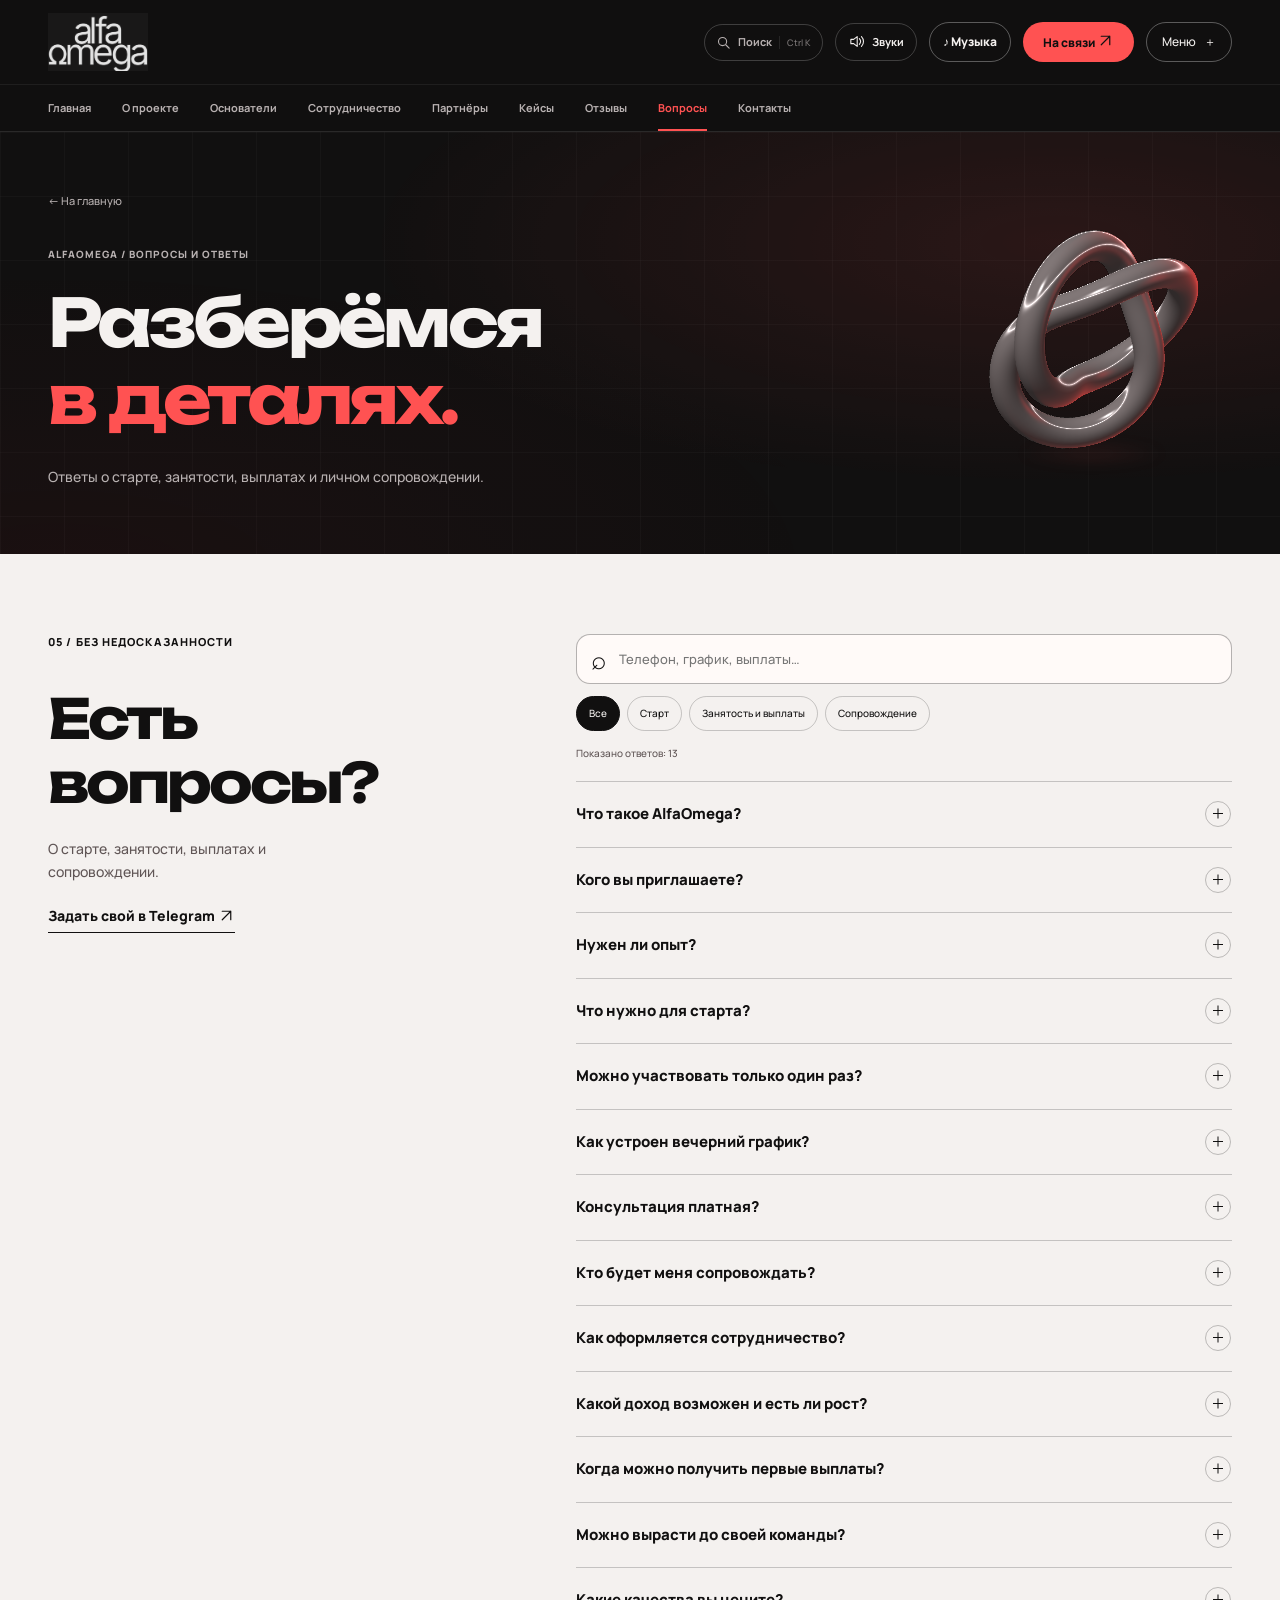
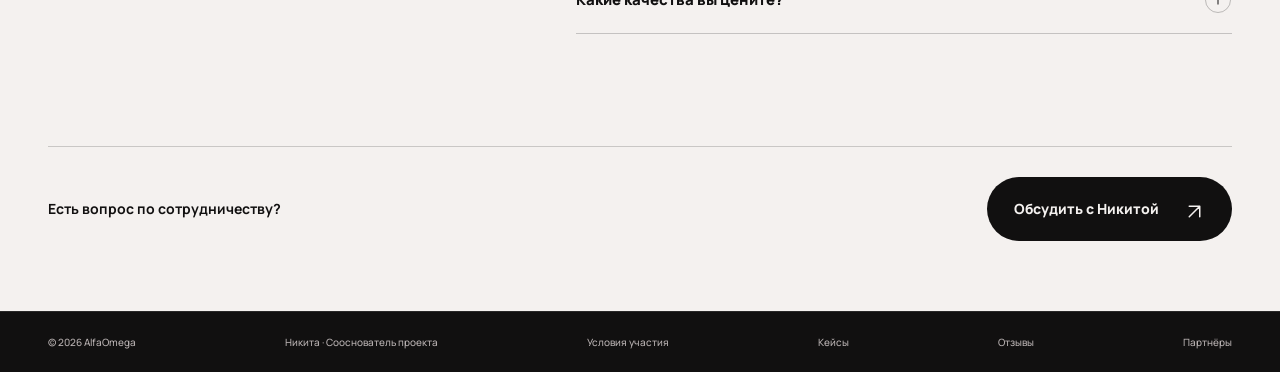
<file: faq.html>
<!doctype html>
<html lang="ru">
<head>
  <meta charset="utf-8">
  <meta name="viewport" content="width=device-width, initial-scale=1">
  <meta name="robots" content="index, follow, max-image-preview:large">
  <meta name="theme-color" content="#111010">
  <title>Вопросы и ответы — AlfaOmega | Никита</title>
  <meta name="description" content="Ответы о старте, занятости, выплатах и личном сопровождении.">
  <link rel="canonical" href="https://alfaomega-nikita.sandyplume1025.chatgpt.site/faq.html">
  <link rel="icon" href="assets/alfaomega-logo.jpeg" type="image/jpeg">
  <link rel="preload" href="assets/manrope-variable.ttf" as="font" type="font/ttf" crossorigin>
  <link rel="stylesheet" href="styles.css?v=20">
  <script src="site.js?v=20" defer></script>
  <script src="sounds.js?v=20" defer></script>
  <script src="music.js?v=1" defer></script>
  <script src="experience.js?v=20" defer></script>
  <script src="sculpture.js?v=20" defer></script>
  <meta property="og:type" content="website">
  <meta property="og:locale" content="ru_RU">
  <meta property="og:title" content="Вопросы и ответы — AlfaOmega">
  <meta property="og:description" content="Ответы о старте, занятости, выплатах и личном сопровождении.">
  <meta property="og:url" content="https://alfaomega-nikita.sandyplume1025.chatgpt.site/faq.html">
  <meta property="og:image" content="https://alfaomega-nikita.sandyplume1025.chatgpt.site/assets/nikita.jpeg">
  <meta property="og:image:alt" content="Никита, создатель AlfaOmega">
  <meta name="twitter:card" content="summary">
  <script type="application/ld+json">
{
  "@context": "https://schema.org",
  "@graph": [
    {
      "@type": "WebSite",
      "@id": "https://alfaomega-nikita.sandyplume1025.chatgpt.site/#website",
      "url": "https://alfaomega-nikita.sandyplume1025.chatgpt.site/",
      "name": "AlfaOmega",
      "alternateName": [
        "Альфа Омега",
        "АльфаОмега"
      ],
      "inLanguage": "ru-RU",
      "publisher": {
        "@id": "https://alfaomega-nikita.sandyplume1025.chatgpt.site/#project"
      }
    },
    {
      "@type": "Organization",
      "@id": "https://alfaomega-nikita.sandyplume1025.chatgpt.site/#project",
      "name": "AlfaOmega",
      "alternateName": [
        "Альфа Омега",
        "АльфаОмега"
      ],
      "url": "https://alfaomega-nikita.sandyplume1025.chatgpt.site/",
      "description": "Проект в финансовой вертикали. Сотрудничество по партнёрским программам.",
      "logo": "https://alfaomega-nikita.sandyplume1025.chatgpt.site/assets/alfaomega-logo.jpeg",
      "founder": [
        {
          "@id": "https://alfaomega-nikita.sandyplume1025.chatgpt.site/#nikita"
        },
        {
          "@id": "https://alfaomega-nikita.sandyplume1025.chatgpt.site/#alex"
        }
      ]
    },
    {
      "@type": "Person",
      "@id": "https://alfaomega-nikita.sandyplume1025.chatgpt.site/#nikita",
      "name": "Никита",
      "jobTitle": "Сооснователь AlfaOmega",
      "url": "https://alfaomega-nikita.sandyplume1025.chatgpt.site/",
      "image": "https://alfaomega-nikita.sandyplume1025.chatgpt.site/assets/nikita.jpeg",
      "sameAs": [
        "https://t.me/kenelmoder"
      ],
      "affiliation": {
        "@id": "https://alfaomega-nikita.sandyplume1025.chatgpt.site/#project"
      }
    },
    {
      "@type": "Person",
      "@id": "https://alfaomega-nikita.sandyplume1025.chatgpt.site/#alex",
      "name": "Алекс",
      "jobTitle": "Сооснователь AlfaOmega",
      "url": "https://alfaomega-nikita.sandyplume1025.chatgpt.site/founders.html",
      "sameAs": [
        "https://t.me/AlexTraf6",
        "https://t.me/+PCmVGvibhLFiMDhi"
      ],
      "affiliation": {
        "@id": "https://alfaomega-nikita.sandyplume1025.chatgpt.site/#project"
      }
    },
    {
      "@type": "WebPage",
      "@id": "https://alfaomega-nikita.sandyplume1025.chatgpt.site/faq.html#webpage",
      "url": "https://alfaomega-nikita.sandyplume1025.chatgpt.site/faq.html",
      "name": "Вопросы и ответы — AlfaOmega",
      "description": "Ответы о старте, занятости, выплатах и личном сопровождении.",
      "inLanguage": "ru-RU",
      "isPartOf": {
        "@id": "https://alfaomega-nikita.sandyplume1025.chatgpt.site/#website"
      },
      "about": [
        {
          "@id": "https://alfaomega-nikita.sandyplume1025.chatgpt.site/#project"
        },
        {
          "@id": "https://alfaomega-nikita.sandyplume1025.chatgpt.site/#nikita"
        }
      ]
    }
  ]
}
</script>
  <script src="motion.js?v=20" defer></script>
</head>
<body class="inner-page"><div class="transition-screen" aria-hidden="true"></div><div class="reading-progress" aria-hidden="true"></div><a class="skip-link" href="#main">Перейти к содержимому</a>
<div class="header-shell" id="top"><header class="header wrap">
<a class="wordmark" href="index.html" aria-label="AlfaOmega — на главную"><span class="logo-crop"><img src="assets/alfaomega-logo.jpeg" width="1206" height="1124" alt="AlfaOmega"></span></a>
<nav class="desktop-nav" aria-label="Основная навигация"><a href="index.html">Главная</a><a href="about.html">О проекте</a><a href="founders.html">Основатели</a><a href="cooperation.html">Сотрудничество</a><a href="partners.html">Партнёры</a><a href="cases.html">Кейсы</a><a href="reviews.html">Отзывы</a><a href="faq.html" aria-current="page">Вопросы</a><a href="contact.html">Контакты</a></nav>
<div class="header-actions"><button type="button" class="quick-search-toggle" aria-label="Поиск по сайту" aria-haspopup="dialog" aria-controls="quick-navigation" hidden><svg viewBox="0 0 24 24" fill="none" aria-hidden="true"><circle cx="10.5" cy="10.5" r="6.5"/><path d="m16 16 5 5"/></svg><span>Поиск</span><kbd>⌘ K</kbd></button><button class="sfx-toggle" type="button" aria-pressed="true" aria-label="Выключить звуковые эффекты" title="Звуки интерфейса" hidden><svg viewBox="0 0 24 24" fill="none" aria-hidden="true"><path d="M4 9v6h4l5 4V5L8 9H4Z"/><path class="sfx-waves" d="M16 8a6 6 0 0 1 0 8M19 5a10 10 0 0 1 0 14"/><path class="sfx-muted" d="m16 9 6 6m-6 0 6-6"/></svg><span>Звуки</span></button><a class="header-telegram" href="https://t.me/kenelmoder" target="_blank" rel="noopener noreferrer">На связи <svg class="icon-arrow" viewBox="0 0 24 24" fill="none" aria-hidden="true"><path d="M6 18 18 6M6 6h12v12"/></svg></a><button class="menu-toggle" type="button" aria-expanded="false" aria-controls="mobile-navigation">Меню <span aria-hidden="true">＋</span></button></div></header><nav class="section-tabs" aria-label="Разделы сайта"><div class="wrap section-tabs-track"><a href="index.html">Главная</a><a href="about.html">О проекте</a><a href="founders.html">Основатели</a><a href="cooperation.html">Сотрудничество</a><a href="partners.html">Партнёры</a><a href="cases.html">Кейсы</a><a href="reviews.html">Отзывы</a><a href="faq.html" aria-current="page">Вопросы</a><a href="contact.html">Контакты</a></div></nav>
<nav class="mobile-nav" id="mobile-navigation" aria-label="Навигация для телефона" hidden><div class="wrap"><a href="index.html">Главная<span aria-hidden="true">01</span></a><a href="about.html">О проекте<span aria-hidden="true">02</span></a><a href="founders.html">Основатели<span aria-hidden="true">03</span></a><a href="cooperation.html">Сотрудничество<span aria-hidden="true">04</span></a><a href="partners.html">Партнёры<span aria-hidden="true">05</span></a><a href="cases.html">Кейсы<span aria-hidden="true">06</span></a><a href="reviews.html">Отзывы<span aria-hidden="true">07</span></a><a href="faq.html" aria-current="page">Вопросы<span aria-hidden="true">08</span></a><a href="contact.html">Контакты<span aria-hidden="true">09</span></a></div></nav></div>
<main id="main"><section class="page-hero dark-grid"><div class="wrap"><div class="page-hero-copy"><a class="breadcrumb" href="index.html">← На главную</a><p class="section-label">ALFAOMEGA / ВОПРОСЫ И ОТВЕТЫ</p><h1>Разберёмся<br><span class="lime-text">в деталях.</span></h1><p class="page-hero-description">Ответы о старте, занятости, выплатах и личном сопровождении.</p></div><div class="hero-sculpture" aria-hidden="true"><img class="sculpture-fallback" src="assets/chrome-knot.svg?v=20" width="320" height="320" alt=""><canvas class="sculpture-canvas" data-sculpture width="320" height="320"></canvas></div></div></section><section class="faq section light" id="faq" aria-labelledby="faq-title"><div class="wrap faq-layout"><div class="faq-heading"><p class="section-label">05 / БЕЗ НЕДОСКАЗАННОСТИ</p><h2 id="faq-title">Есть<br>вопросы?</h2><p>О старте, занятости, выплатах и сопровождении.</p><a class="text-link" href="https://t.me/kenelmoder" target="_blank" rel="noopener noreferrer">Задать свой в Telegram <svg class="icon-arrow" viewBox="0 0 24 24" fill="none" aria-hidden="true"><path d="M6 18 18 6M6 6h12v12"/></svg></a></div><div class="faq-content"><div class="faq-tools" hidden><label class="faq-search"><span aria-hidden="true">⌕</span><span class="sr-only">Найти ответ на вопрос</span><input id="faq-search" type="search" placeholder="Телефон, график, выплаты…" autocomplete="off" aria-controls="faq-list"><button type="button" class="search-clear" aria-label="Очистить поиск" hidden>×</button></label><div class="faq-filters" role="group" aria-label="Темы вопросов"><button type="button" data-topic="all" aria-pressed="true">Все</button><button type="button" data-topic="start" aria-pressed="false">Старт</button><button type="button" data-topic="work" aria-pressed="false">Занятость и выплаты</button><button type="button" data-topic="support" aria-pressed="false">Сопровождение</button></div><p class="faq-count" aria-live="polite" aria-atomic="true">Показано ответов: 13</p></div><div class="faq-list" id="faq-list">
      <details id="faq-question-1" data-topic="start"><summary>Что такое AlfaOmega?<span class="faq-icon" aria-hidden="true"></span></summary><p>AlfaOmega — проект Никиты и Алекса в финансовой вертикали. Мы привлекаем людей на партнёрские предложения и индивидуально подбираем формат сотрудничества. У Никиты три года опыта в этом направлении; в проекте — десятки сотрудников и собственный отдел продаж.</p></details>
      <details id="faq-question-2" data-topic="start"><summary>Кого вы приглашаете?<span class="faq-icon" aria-hidden="true"></span></summary><p>Ребят от 17 до 28 лет из России, заинтересованных в сотрудничестве по партнёрским программам. Конкретный вариант подбираем на консультации.</p></details>
      <details id="faq-question-3" data-topic="start"><summary>Нужен ли опыт?<span class="faq-icon" aria-hidden="true"></span></summary><p>Нет, предыдущий опыт не обязателен. На первом звонке познакомимся, обсудим твои возможности и варианты, с которых можно начать.</p></details>
      <details id="faq-question-4" data-topic="start"><summary>Что нужно для старта?<span class="faq-icon" aria-hidden="true"></span></summary><p>Из техники достаточно телефона, компьютер не обязателен. Остальные условия зависят от выбранной партнёрской программы — расскажу о них до начала сотрудничества.</p></details>
      <details id="faq-question-5" data-topic="work"><summary>Можно участвовать только один раз?<span class="faq-icon" aria-hidden="true"></span></summary><p>Да, есть разовый формат. Ты выполняешь одно согласованное целевое действие и получаешь выплату сразу после его выполнения. Само действие, условия и размер вознаграждения объясню на звонке.</p></details>
      <details id="faq-question-6" data-topic="work"><summary>Как устроен вечерний график?<span class="faq-icon" aria-hidden="true"></span></summary><p>Для регулярного формата нужно выделять 2–3 часа в день, в вечернее время. Конкретные часы в пределах вечера выбираешь самостоятельно.</p></details>
      <details id="faq-question-7" data-topic="start"><summary>Консультация платная?<span class="faq-icon" aria-hidden="true"></span></summary><p>Нет, консультация бесплатная. Её провожу лично я: выслушаю тебя, узнаю получше и предложу подходящие варианты сотрудничества.</p></details>
      <details id="faq-question-8" data-topic="support"><summary>Кто будет меня сопровождать?<span class="faq-icon" aria-hidden="true"></span></summary><p>Я, Никита, лично сопровождаю участников после выбора формата. При регулярном сотрудничестве остаёмся на связи: по мере выполнения задач можно разбирать дополнительные темы, включая создание команды и управление её работой. В AlfaOmega также есть менеджеры и собственный отдел продаж.</p></details>
      <details id="faq-question-9" data-topic="work"><summary>Как оформляется сотрудничество?<span class="faq-icon" aria-hidden="true"></span></summary><p>Участники работают на себя по партнёрским программам, в том числе в статусе самозанятых. Индивидуальный формат и условия обсуждаем до начала работы.</p></details>
      <details id="faq-question-10" data-topic="work"><summary>Какой доход возможен и есть ли рост?<span class="faq-icon" aria-hidden="true"></span></summary><p>В регулярном формате есть возможность карьерного роста. Проект обозначает ориентир от 100 000 ₽ и перспективу роста до 300 000 ₽ и выше. Суммы не гарантированы: период, условия выплат и возможность достижения обсуждаем на консультации. Результат зависит от программы и выполненных задач.</p></details><details id="faq-question-11" data-topic="work"><summary>Когда можно получить первые выплаты?<span class="faq-icon" aria-hidden="true"></span></summary><p>В разовом формате Никита обозначает ориентир 15–20 тысяч рублей за первую неделю. В регулярном формате сначала изучают материалы и подключаются к работе; ориентир первых выплат — примерно две недели. Эти суммы и сроки не гарантированы: результат зависит от выбранной программы и выполнения её условий. Конкретное действие, размер вознаграждения и порядок выплат обсуждаем до начала участия.</p></details><details id="faq-question-12" data-topic="support"><summary>Можно вырасти до своей команды?<span class="faq-icon" aria-hidden="true"></span></summary><p>В регулярном формате можно развивать навыки и обсуждать с Никитой создание своей команды: как распределять задачи, управлять работой и выстраивать доход от результатов команды. Дополнительные темы разбираем по мере выполнения целевых действий. Темп и условия развития индивидуальны.</p></details><details id="faq-question-13" data-topic="start"><summary>Какие качества вы цените?<span class="faq-icon" aria-hidden="true"></span></summary><p>Энтузиазм, желание учиться и разбираться в деталях, готовность пробовать новое и применять знания. Опыт для старта не обязателен; подходящий формат определяем на личной консультации.</p></details>
    </div><div class="faq-empty" hidden><h3>Ответов не найдено</h3><p>Попробуй другое слово или напиши мне в Telegram.</p><button type="button" class="faq-reset">Показать все вопросы</button></div></div></div></section><div class="page-next light"><div class="wrap"><span>Есть вопрос по сотрудничеству?</span><a class="button button-dark" href="contact.html">Обсудить с Никитой <span aria-hidden="true"><svg class="icon-arrow" viewBox="0 0 24 24" fill="none" aria-hidden="true"><path d="M6 18 18 6M6 6h12v12"/></svg></span></a></div></div></main><footer class="footer"><div class="wrap"><span>© 2026 AlfaOmega</span><span>Никита · Сооснователь проекта</span><a href="cooperation.html#conditions">Условия участия</a><a href="cases.html">Кейсы</a><a href="reviews.html">Отзывы</a><a href="partners.html">Партнёры</a></div></footer>
<aside class="mobile-dock" aria-label="Связаться с Никитой" hidden><a href="https://t.me/kenelmoder" target="_blank" rel="noopener noreferrer"><span>Обсудить сотрудничество<small>Бесплатно · Лично с Никитой</small></span><span aria-hidden="true"><svg class="icon-arrow" viewBox="0 0 24 24" fill="none" aria-hidden="true"><path d="M6 18 18 6M6 6h12v12"/></svg></span></a></aside>
<dialog id="format-once" class="format-dialog" aria-labelledby="once-title"><button type="button" class="dialog-close" data-close-dialog aria-label="Закрыть">×</button><p class="section-label">01 / РАЗОВЫЙ ФОРМАТ</p><h2 id="once-title">Одно действие.<br>Одна выплата.</h2><p>Вариант для тех, кто хочет участвовать один раз, без постоянной занятости.</p><dl><div><dt>Что сделать</dt><dd>Выполнить согласованное целевое действие по условиям выбранной партнёрской программы.</dd></div><div><dt>Когда выплата</dt><dd>Сразу после выполнения согласованного действия. Само действие, условия и сумму объясню на звонке.</dd></div><div><dt>Ориентир первой недели</dt><dd>15–20 тысяч рублей со слов Никиты. Сумма и срок не гарантированы: зависят от программы и выполнения её условий. Конкретные условия обсуждаем до старта.</dd></div><div><dt>С чего начать</dt><dd>Написать мне в Telegram и договориться о бесплатной консультации.</dd></div></dl><a class="button button-dark" href="https://t.me/kenelmoder" target="_blank" rel="noopener noreferrer">Обсудить с Никитой <span aria-hidden="true"><svg class="icon-arrow" viewBox="0 0 24 24" fill="none" aria-hidden="true"><path d="M6 18 18 6M6 6h12v12"/></svg></span></a></dialog>
<dialog id="format-regular" class="format-dialog" aria-labelledby="regular-title"><button type="button" class="dialog-close" data-close-dialog aria-label="Закрыть">×</button><p class="section-label">02 / РЕГУЛЯРНЫЙ ФОРМАТ</p><h2 id="regular-title">Участие.<br>Сопровождение.<br>Рост.</h2><p>Ежедневное сотрудничество по партнёрским программам с личным сопровождением.</p><dl><div><dt>Занятость</dt><dd>2–3 часа в день, вечером. Часы в пределах вечера выбираешь сам.</dd></div><div><dt>Развитие и доход</dt><dd>Возможен карьерный рост. Ориентир — от 100 000 ₽, перспектива роста — 300 000 ₽ и выше. Суммы не гарантированы: период расчёта, задачи и выплаты обсуждаем до начала участия.</dd></div><div><dt>Первый этап</dt><dd>Материалы и постепенное включение в практику. Ориентир первых выплат — около двух недель, без гарантии срока. Условия и сумму обсуждаем до начала работы.</dd></div><div><dt>Сопровождение</dt><dd>В регулярном формате остаёмся на связи. По мере выполнения задач можно разбирать новые темы, включая создание и управление командой.</dd></div><div><dt>Оформление</dt><dd>Работа на себя, в том числе в статусе самозанятого. Индивидуальные условия разбираем на консультации.</dd></div></dl><a class="button button-dark" href="https://t.me/kenelmoder" target="_blank" rel="noopener noreferrer">Обсудить с Никитой <span aria-hidden="true"><svg class="icon-arrow" viewBox="0 0 24 24" fill="none" aria-hidden="true"><path d="M6 18 18 6M6 6h12v12"/></svg></span></a></dialog>

<dialog class="quick-navigation" id="quick-navigation" aria-labelledby="quick-title"><div class="quick-topline"><h2 id="quick-title">Что ищешь?</h2><button type="button" class="quick-close" data-close-dialog aria-label="Закрыть поиск"><svg viewBox="0 0 24 24" fill="none" aria-hidden="true"><path d="m6 6 12 12M6 18 18 6"/></svg></button></div><label class="quick-query"><svg viewBox="0 0 24 24" fill="none" aria-hidden="true"><circle cx="10.5" cy="10.5" r="6.5"/><path d="m16 16 5 5"/></svg><span class="sr-only">Поиск по разделам и вопросам</span><input type="search" id="quick-query" placeholder="Например: график, опыт, Алекс…" autocomplete="off" aria-controls="quick-results"></label><p class="quick-count" aria-live="polite"></p><div class="quick-results" id="quick-results"><a class="quick-entry" href="cooperation.html#format-picker" data-find="Подобрать формат сотрудничества три вопроса разовое регулярное занятость"><span><strong>Подобрать формат</strong><small>Три вопроса перед консультацией</small></span><span class="quick-type">Инструмент</span></a><a class="quick-entry" href="index.html" data-find="Главная Знакомство с AlfaOmega"><span><strong>Главная</strong><small>Знакомство с AlfaOmega</small></span><span class="quick-type">Раздел</span></a><a class="quick-entry" href="about.html" data-find="О проекте Подход и команда"><span><strong>О проекте</strong><small>Подход и команда</small></span><span class="quick-type">Раздел</span></a><a class="quick-entry" href="founders.html" data-find="Основатели Никита и Алекс, личные контакты"><span><strong>Основатели</strong><small>Никита и Алекс, личные контакты</small></span><span class="quick-type">Раздел</span></a><a class="quick-entry" href="cooperation.html" data-find="Сотрудничество Разовый и регулярный форматы, условия"><span><strong>Сотрудничество</strong><small>Разовый и регулярный форматы, условия</small></span><span class="quick-type">Раздел</span></a><a class="quick-entry" href="partners.html" data-find="Партнёры Компании в партнёрских программах"><span><strong>Партнёры</strong><small>Компании в партнёрских программах</small></span><span class="quick-type">Раздел</span></a><a class="quick-entry" href="cases.html#dima-results" data-find="Результаты Димы скриншоты первый 1 месяц третий четвертый 3 4 месяц 207 900 727 650 баланс HOLD статистика"><span><strong>Результаты Димы: скриншоты</strong><small>Первый и 3–4-й месяц участия</small></span><span class="quick-type">Кейс</span></a><a class="quick-entry" href="cases.html" data-find="Кейс Димы Наставничество и самостоятельная команда"><span><strong>Кейс Димы</strong><small>Наставничество и самостоятельная команда</small></span><span class="quick-type">Раздел</span></a><a class="quick-entry" href="reviews.html#dima-review" data-find="Отзыв Димы diman_zaytsev4 личный опыт обучение наставничество скриншот контакт Telegram"><span><strong>Отзыв Димы</strong><small>Личный опыт и контакт @diman_zaytsev4</small></span><span class="quick-type">Отзыв</span></a><a class="quick-entry" href="reviews.html" data-find="Отзывы Канал с отзывами участников"><span><strong>Отзывы</strong><small>Канал с отзывами участников</small></span><span class="quick-type">Раздел</span></a><a class="quick-entry" href="faq.html" data-find="Вопросы Опыт, телефон, занятость, выплаты"><span><strong>Вопросы</strong><small>Опыт, телефон, занятость, выплаты</small></span><span class="quick-type">Раздел</span></a><a class="quick-entry" href="contact.html" data-find="Контакты Бесплатная консультация с Никитой"><span><strong>Контакты</strong><small>Бесплатная консультация с Никитой</small></span><span class="quick-type">Раздел</span></a><a class="quick-entry" href="faq.html#faq-question-1" data-find="Что такое AlfaOmega? AlfaOmega — проект Никиты и Алекса в финансовой вертикали. Мы привлекаем людей на партнёрские предложения и индивидуально подбираем формат сотрудничества. У Никиты три года опыта в этом направлении; в проекте — десятки сотрудников и собственный отдел продаж."><span><strong>Что такое AlfaOmega?</strong><small>Ответ в разделе «Вопросы»</small></span><span class="quick-type">Вопрос</span></a><a class="quick-entry" href="faq.html#faq-question-2" data-find="Кого вы приглашаете? Ребят от 17 до 28 лет из России, заинтересованных в сотрудничестве по партнёрским программам. Конкретный вариант подбираем на консультации."><span><strong>Кого вы приглашаете?</strong><small>Ответ в разделе «Вопросы»</small></span><span class="quick-type">Вопрос</span></a><a class="quick-entry" href="faq.html#faq-question-3" data-find="Нужен ли опыт? Нет, предыдущий опыт не обязателен. На первом звонке познакомимся, обсудим твои возможности и варианты, с которых можно начать."><span><strong>Нужен ли опыт?</strong><small>Ответ в разделе «Вопросы»</small></span><span class="quick-type">Вопрос</span></a><a class="quick-entry" href="faq.html#faq-question-4" data-find="Что нужно для старта? Из техники достаточно телефона, компьютер не обязателен. Остальные условия зависят от выбранной партнёрской программы — расскажу о них до начала сотрудничества."><span><strong>Что нужно для старта?</strong><small>Ответ в разделе «Вопросы»</small></span><span class="quick-type">Вопрос</span></a><a class="quick-entry" href="faq.html#faq-question-5" data-find="Можно участвовать только один раз? Да, есть разовый формат. Ты выполняешь одно согласованное целевое действие и получаешь выплату сразу после его выполнения. Само действие, условия и размер вознаграждения объясню на звонке."><span><strong>Можно участвовать только один раз?</strong><small>Ответ в разделе «Вопросы»</small></span><span class="quick-type">Вопрос</span></a><a class="quick-entry" href="faq.html#faq-question-6" data-find="Как устроен вечерний график? Для регулярного формата нужно выделять 2–3 часа в день, в вечернее время. Конкретные часы в пределах вечера выбираешь самостоятельно."><span><strong>Как устроен вечерний график?</strong><small>Ответ в разделе «Вопросы»</small></span><span class="quick-type">Вопрос</span></a><a class="quick-entry" href="faq.html#faq-question-7" data-find="Консультация платная? Нет, консультация бесплатная. Её провожу лично я: выслушаю тебя, узнаю получше и предложу подходящие варианты сотрудничества."><span><strong>Консультация платная?</strong><small>Ответ в разделе «Вопросы»</small></span><span class="quick-type">Вопрос</span></a><a class="quick-entry" href="faq.html#faq-question-8" data-find="Кто будет меня сопровождать? Я, Никита, лично сопровождаю участников после выбора формата. При регулярном сотрудничестве остаёмся на связи: по мере выполнения задач можно разбирать дополнительные темы, включая создание команды и управление её работой. В AlfaOmega также есть менеджеры и собственный отдел продаж."><span><strong>Кто будет меня сопровождать?</strong><small>Ответ в разделе «Вопросы»</small></span><span class="quick-type">Вопрос</span></a><a class="quick-entry" href="faq.html#faq-question-9" data-find="Как оформляется сотрудничество? Участники работают на себя по партнёрским программам, в том числе в статусе самозанятых. Индивидуальный формат и условия обсуждаем до начала работы."><span><strong>Как оформляется сотрудничество?</strong><small>Ответ в разделе «Вопросы»</small></span><span class="quick-type">Вопрос</span></a><a class="quick-entry" href="faq.html#faq-question-10" data-find="Какой доход возможен и есть ли рост? В регулярном формате есть возможность карьерного роста. Проект обозначает ориентир от 100 000 ₽ и перспективу роста до 300 000 ₽ и выше. Суммы не гарантированы: период, условия выплат и возможность достижения обсуждаем на консультации. Результат зависит от программы и выполненных задач."><span><strong>Какой доход возможен и есть ли рост?</strong><small>Ответ в разделе «Вопросы»</small></span><span class="quick-type">Вопрос</span></a><a class="quick-entry" href="faq.html#faq-question-11" data-find="Когда можно получить первые выплаты? В разовом формате Никита обозначает ориентир 15–20 тысяч рублей за первую неделю. В регулярном формате сначала изучают материалы и подключаются к работе; ориентир первых выплат — примерно две недели. Эти суммы и сроки не гарантированы: результат зависит от выбранной программы и выполнения её условий. Конкретное действие, размер вознаграждения и порядок выплат обсуждаем до начала участия."><span><strong>Когда можно получить первые выплаты?</strong><small>Ответ в разделе «Вопросы»</small></span><span class="quick-type">Вопрос</span></a><a class="quick-entry" href="faq.html#faq-question-12" data-find="Можно вырасти до своей команды? В регулярном формате можно развивать навыки и обсуждать с Никитой создание своей команды: как распределять задачи, управлять работой и выстраивать доход от результатов команды. Дополнительные темы разбираем по мере выполнения целевых действий. Темп и условия развития индивидуальны."><span><strong>Можно вырасти до своей команды?</strong><small>Ответ в разделе «Вопросы»</small></span><span class="quick-type">Вопрос</span></a><a class="quick-entry" href="faq.html#faq-question-13" data-find="Какие качества вы цените? Энтузиазм, желание учиться и разбираться в деталях, готовность пробовать новое и применять знания. Опыт для старта не обязателен; подходящий формат определяем на личной консультации."><span><strong>Какие качества вы цените?</strong><small>Ответ в разделе «Вопросы»</small></span><span class="quick-type">Вопрос</span></a><a class="quick-entry" href="cooperation.html#first-weeks" data-find="Первые недели 15 20 тысяч первая неделя первые выплаты обучение материал практика"><span><strong>Первые недели</strong><small>Подробнее о сотрудничестве и подходе</small></span><span class="quick-type">Раздел</span></a><a class="quick-entry" href="cooperation.html#growth" data-find="Путь к своей команде карьера управление распределение задачи масштаб рост"><span><strong>Путь к своей команде</strong><small>Подробнее о сотрудничестве и подходе</small></span><span class="quick-type">Раздел</span></a><a class="quick-entry" href="about.html#approach" data-find="Подход Никиты 18 лет знания энтузиазм любознательность ценности"><span><strong>Подход Никиты</strong><small>Подробнее о сотрудничестве и подходе</small></span><span class="quick-type">Раздел</span></a></div><div class="quick-empty" hidden><h3>Попробуй другое слово</h3><p>Или напиши Никите — обсудим твой вопрос лично.</p><a href="https://t.me/kenelmoder" target="_blank" rel="noopener noreferrer">Задать вопрос в Telegram</a></div><div class="quick-hint"><span>↑ ↓ выбрать · Enter открыть</span><span>Esc закрыть</span></div></dialog>
</body></html>
</file>
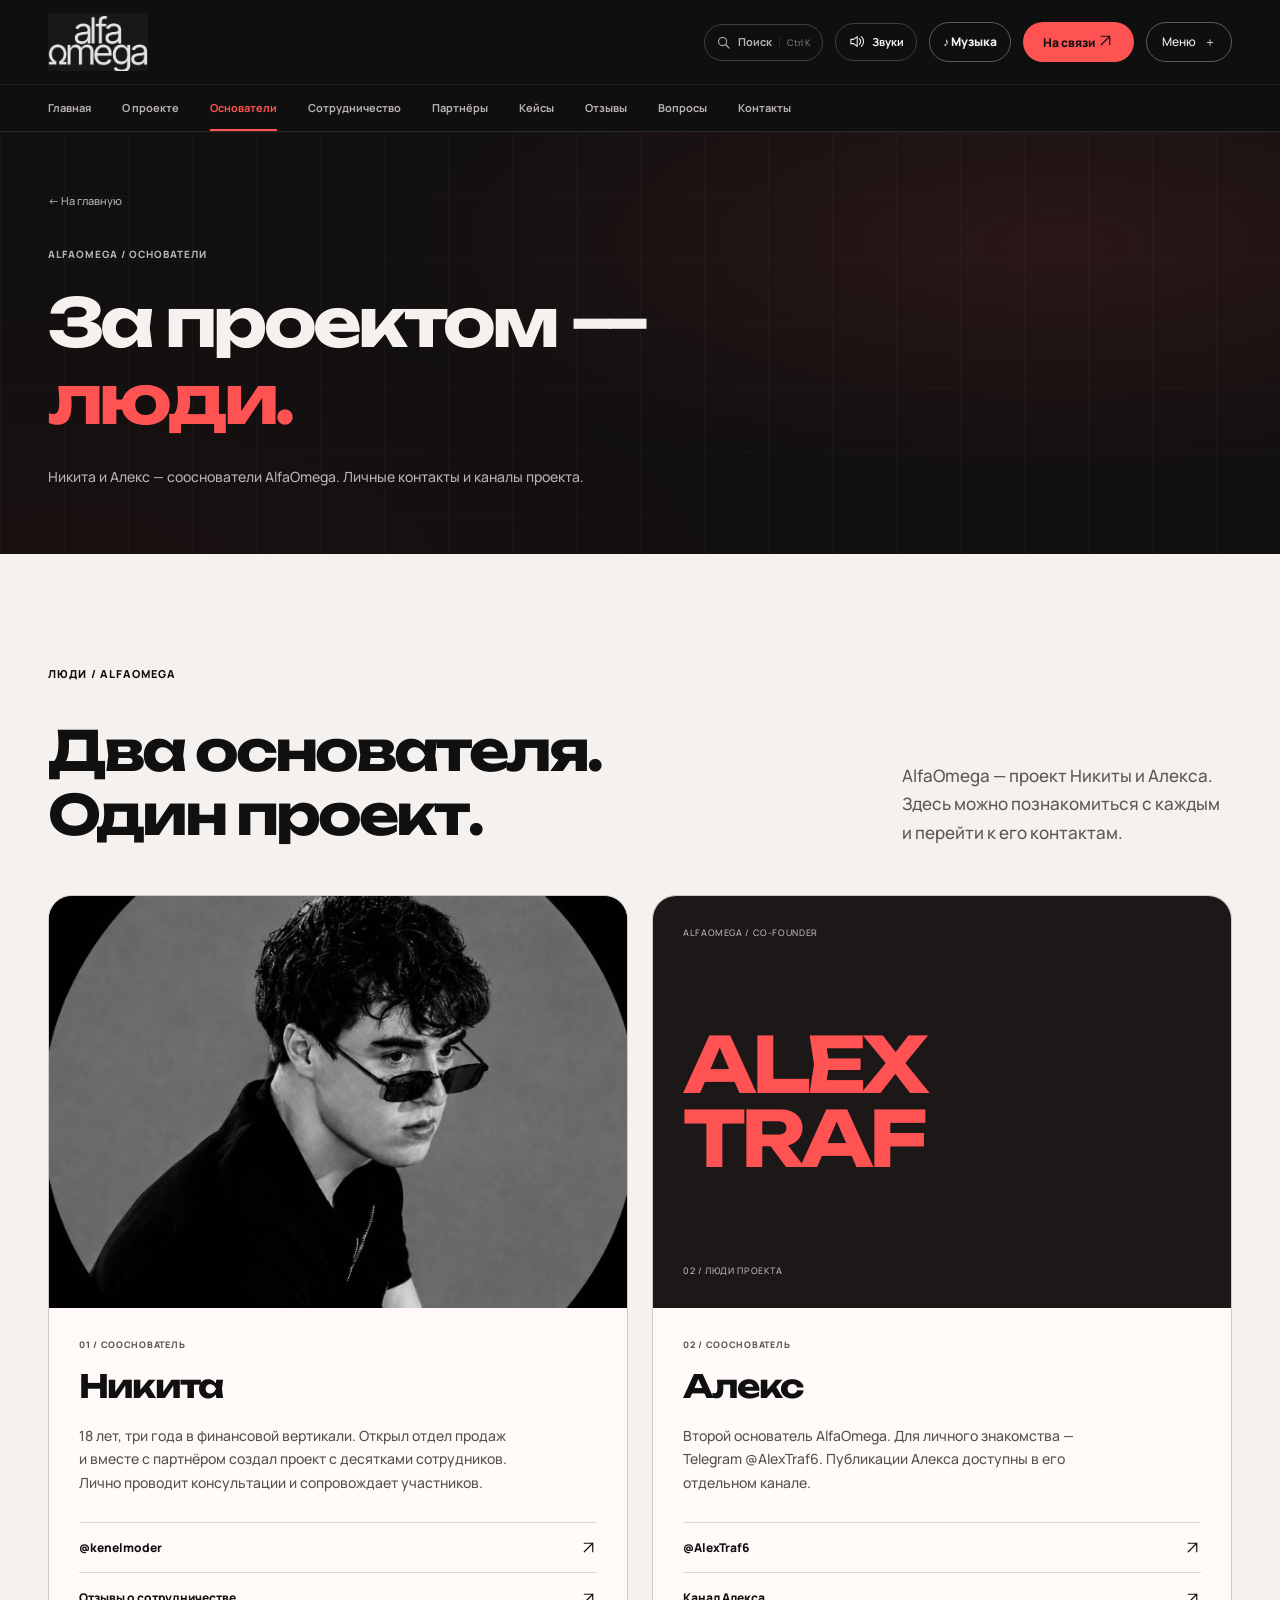
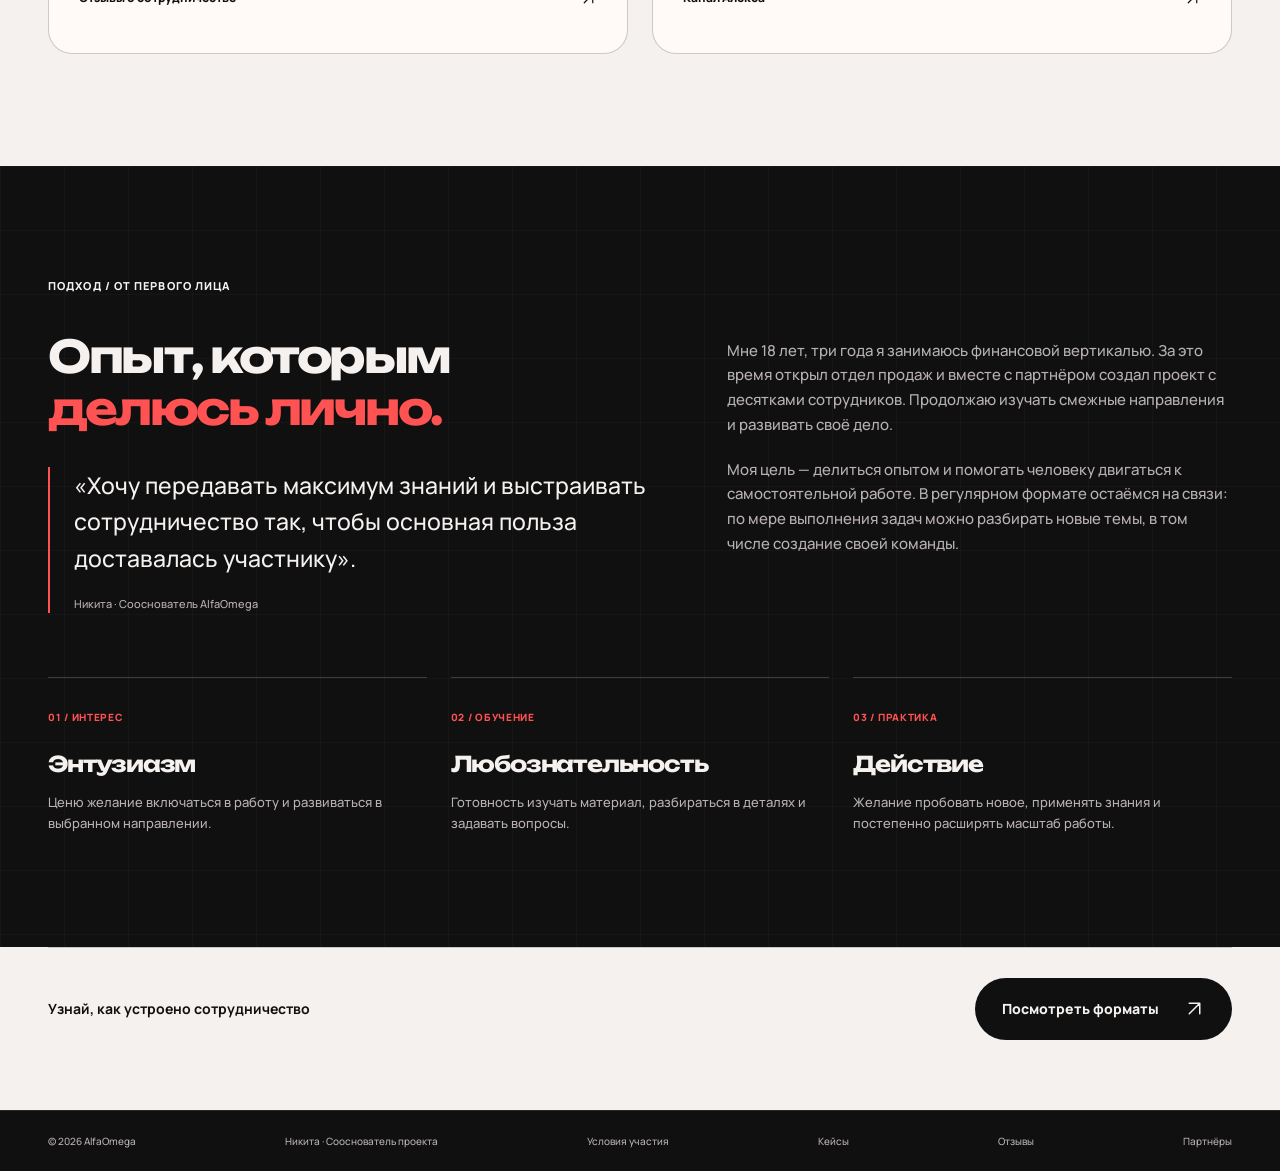
<file: founders.html>
<!doctype html>
<html lang="ru">
<head>
  <meta charset="utf-8">
  <meta name="viewport" content="width=device-width, initial-scale=1">
  <meta name="robots" content="index, follow, max-image-preview:large">
  <meta name="theme-color" content="#111010">
  <title>Основатели AlfaOmega — Никита и Алекс</title>
  <meta name="description" content="Никита и Алекс — сооснователи AlfaOmega. Контакты @kenelmoder и @AlexTraf6, отзывы и канал Алекса.">
  <link rel="canonical" href="https://alfaomega-nikita.sandyplume1025.chatgpt.site/founders.html">
  <link rel="icon" href="assets/alfaomega-logo.jpeg" type="image/jpeg">
  <link rel="preload" href="assets/manrope-variable.ttf" as="font" type="font/ttf" crossorigin>
  <link rel="stylesheet" href="styles.css?v=20">
  <script src="site.js?v=20" defer></script>
  <script src="sounds.js?v=20" defer></script>
  <script src="music.js?v=1" defer></script>
  <script src="experience.js?v=20" defer></script>
  <script src="sculpture.js?v=20" defer></script>
  <meta property="og:type" content="website">
  <meta property="og:locale" content="ru_RU">
  <meta property="og:title" content="Основатели AlfaOmega — Никита и Алекс">
  <meta property="og:description" content="Никита и Алекс — сооснователи AlfaOmega. Контакты @kenelmoder и @AlexTraf6, отзывы и канал Алекса.">
  <meta property="og:url" content="https://alfaomega-nikita.sandyplume1025.chatgpt.site/founders.html">
  <meta property="og:image" content="https://alfaomega-nikita.sandyplume1025.chatgpt.site/assets/nikita.jpeg">
  <meta property="og:image:alt" content="Никита, создатель AlfaOmega">
  <meta name="twitter:card" content="summary">
  <script type="application/ld+json">
{
  "@context": "https://schema.org",
  "@graph": [
    {
      "@type": "WebSite",
      "@id": "https://alfaomega-nikita.sandyplume1025.chatgpt.site/#website",
      "url": "https://alfaomega-nikita.sandyplume1025.chatgpt.site/",
      "name": "AlfaOmega",
      "alternateName": [
        "Альфа Омега",
        "АльфаОмега"
      ],
      "inLanguage": "ru-RU",
      "publisher": {
        "@id": "https://alfaomega-nikita.sandyplume1025.chatgpt.site/#project"
      }
    },
    {
      "@type": "Organization",
      "@id": "https://alfaomega-nikita.sandyplume1025.chatgpt.site/#project",
      "name": "AlfaOmega",
      "alternateName": [
        "Альфа Омега",
        "АльфаОмега"
      ],
      "url": "https://alfaomega-nikita.sandyplume1025.chatgpt.site/",
      "description": "Проект в финансовой вертикали. Сотрудничество по партнёрским программам.",
      "logo": "https://alfaomega-nikita.sandyplume1025.chatgpt.site/assets/alfaomega-logo.jpeg",
      "founder": [
        {
          "@id": "https://alfaomega-nikita.sandyplume1025.chatgpt.site/#nikita"
        },
        {
          "@id": "https://alfaomega-nikita.sandyplume1025.chatgpt.site/#alex"
        }
      ]
    },
    {
      "@type": "Person",
      "@id": "https://alfaomega-nikita.sandyplume1025.chatgpt.site/#nikita",
      "name": "Никита",
      "jobTitle": "Сооснователь AlfaOmega",
      "url": "https://alfaomega-nikita.sandyplume1025.chatgpt.site/",
      "image": "https://alfaomega-nikita.sandyplume1025.chatgpt.site/assets/nikita.jpeg",
      "sameAs": [
        "https://t.me/kenelmoder"
      ],
      "affiliation": {
        "@id": "https://alfaomega-nikita.sandyplume1025.chatgpt.site/#project"
      }
    },
    {
      "@type": "Person",
      "@id": "https://alfaomega-nikita.sandyplume1025.chatgpt.site/#alex",
      "name": "Алекс",
      "jobTitle": "Сооснователь AlfaOmega",
      "url": "https://alfaomega-nikita.sandyplume1025.chatgpt.site/founders.html",
      "sameAs": [
        "https://t.me/AlexTraf6",
        "https://t.me/+PCmVGvibhLFiMDhi"
      ],
      "affiliation": {
        "@id": "https://alfaomega-nikita.sandyplume1025.chatgpt.site/#project"
      }
    },
    {
      "@type": "WebPage",
      "@id": "https://alfaomega-nikita.sandyplume1025.chatgpt.site/founders.html#webpage",
      "url": "https://alfaomega-nikita.sandyplume1025.chatgpt.site/founders.html",
      "name": "Основатели AlfaOmega — Никита и Алекс",
      "description": "Сооснователи проекта AlfaOmega: Никита и Алекс.",
      "inLanguage": "ru-RU",
      "isPartOf": {
        "@id": "https://alfaomega-nikita.sandyplume1025.chatgpt.site/#website"
      },
      "about": [
        {
          "@id": "https://alfaomega-nikita.sandyplume1025.chatgpt.site/#nikita"
        },
        {
          "@id": "https://alfaomega-nikita.sandyplume1025.chatgpt.site/#alex"
        }
      ]
    }
  ]
}
</script>
  <script src="motion.js?v=20" defer></script>
</head>
<body class="inner-page"><div class="transition-screen" aria-hidden="true"></div><div class="reading-progress" aria-hidden="true"></div><a class="skip-link" href="#main">Перейти к содержимому</a>
<div class="header-shell" id="top"><header class="header wrap">
<a class="wordmark" href="index.html" aria-label="AlfaOmega — на главную"><span class="logo-crop"><img src="assets/alfaomega-logo.jpeg" width="1206" height="1124" alt="AlfaOmega"></span></a>
<nav class="desktop-nav" aria-label="Основная навигация"><a href="index.html">Главная</a><a href="about.html">О проекте</a><a href="founders.html" aria-current="page">Основатели</a><a href="cooperation.html">Сотрудничество</a><a href="partners.html">Партнёры</a><a href="cases.html">Кейсы</a><a href="reviews.html">Отзывы</a><a href="faq.html">Вопросы</a><a href="contact.html">Контакты</a></nav>
<div class="header-actions"><button type="button" class="quick-search-toggle" aria-label="Поиск по сайту" aria-haspopup="dialog" aria-controls="quick-navigation" hidden><svg viewBox="0 0 24 24" fill="none" aria-hidden="true"><circle cx="10.5" cy="10.5" r="6.5"/><path d="m16 16 5 5"/></svg><span>Поиск</span><kbd>⌘ K</kbd></button><button class="sfx-toggle" type="button" aria-pressed="true" aria-label="Выключить звуковые эффекты" title="Звуки интерфейса" hidden><svg viewBox="0 0 24 24" fill="none" aria-hidden="true"><path d="M4 9v6h4l5 4V5L8 9H4Z"/><path class="sfx-waves" d="M16 8a6 6 0 0 1 0 8M19 5a10 10 0 0 1 0 14"/><path class="sfx-muted" d="m16 9 6 6m-6 0 6-6"/></svg><span>Звуки</span></button><a class="header-telegram" href="https://t.me/kenelmoder" target="_blank" rel="noopener noreferrer">На связи <svg class="icon-arrow" viewBox="0 0 24 24" fill="none" aria-hidden="true"><path d="M6 18 18 6M6 6h12v12"/></svg></a><button class="menu-toggle" type="button" aria-expanded="false" aria-controls="mobile-navigation">Меню <span aria-hidden="true">＋</span></button></div></header><nav class="section-tabs" aria-label="Разделы сайта"><div class="wrap section-tabs-track"><a href="index.html">Главная</a><a href="about.html">О проекте</a><a href="founders.html" aria-current="page">Основатели</a><a href="cooperation.html">Сотрудничество</a><a href="partners.html">Партнёры</a><a href="cases.html">Кейсы</a><a href="reviews.html">Отзывы</a><a href="faq.html">Вопросы</a><a href="contact.html">Контакты</a></div></nav>
<nav class="mobile-nav" id="mobile-navigation" aria-label="Навигация для телефона" hidden><div class="wrap"><a href="index.html">Главная<span aria-hidden="true">01</span></a><a href="about.html">О проекте<span aria-hidden="true">02</span></a><a href="founders.html" aria-current="page">Основатели<span aria-hidden="true">03</span></a><a href="cooperation.html">Сотрудничество<span aria-hidden="true">04</span></a><a href="partners.html">Партнёры<span aria-hidden="true">05</span></a><a href="cases.html">Кейсы<span aria-hidden="true">06</span></a><a href="reviews.html">Отзывы<span aria-hidden="true">07</span></a><a href="faq.html">Вопросы<span aria-hidden="true">08</span></a><a href="contact.html">Контакты<span aria-hidden="true">09</span></a></div></nav></div>
<main id="main"><section class="page-hero dark-grid"><div class="wrap"><div class="page-hero-copy"><a class="breadcrumb" href="index.html">← На главную</a><p class="section-label">ALFAOMEGA / ОСНОВАТЕЛИ</p><h1>За проектом —<br><span class="lime-text">люди.</span></h1><p class="page-hero-description">Никита и Алекс — сооснователи AlfaOmega. Личные контакты и каналы проекта.</p></div></div></section><section class="founders section light" id="founders" aria-labelledby="founders-title"><div class="wrap"><p class="section-label">ЛЮДИ / ALFAOMEGA</p><div class="section-heading"><h2 id="founders-title">Два основателя.<br>Один проект.</h2><p>AlfaOmega — проект Никиты и Алекса. Здесь можно познакомиться с каждым и перейти к его контактам.</p></div><div class="founder-grid"><article class="founder-card reveal"><div class="founder-visual"><img src="assets/nikita.jpeg" width="640" height="640" alt="Никита, сооснователь AlfaOmega" loading="lazy"></div><div class="founder-body"><span class="founder-number">01 / СООСНОВАТЕЛЬ</span><h3>Никита</h3><p>18 лет, три года в финансовой вертикали. Открыл отдел продаж и вместе с партнёром создал проект с десятками сотрудников. Лично проводит консультации и сопровождает участников.</p><div class="founder-links"><a href="https://t.me/kenelmoder" target="_blank" rel="noopener noreferrer">@kenelmoder <svg class="icon-arrow" viewBox="0 0 24 24" fill="none" aria-hidden="true"><path d="M6 18 18 6M6 6h12v12"/></svg></a><a href="https://t.me/otzvkenel" target="_blank" rel="noopener noreferrer">Отзывы о сотрудничестве <svg class="icon-arrow" viewBox="0 0 24 24" fill="none" aria-hidden="true"><path d="M6 18 18 6M6 6h12v12"/></svg></a></div></div></article><article class="founder-card founder-alex reveal"><div class="founder-wordmark" aria-hidden="true"><span>ALFAOMEGA / CO-FOUNDER</span><strong>ALEX<br>TRAF</strong><small>02 / ЛЮДИ ПРОЕКТА</small></div><div class="founder-body"><span class="founder-number">02 / СООСНОВАТЕЛЬ</span><h3>Алекс</h3><p>Второй основатель AlfaOmega. Для личного знакомства — Telegram @AlexTraf6. Публикации Алекса доступны в его отдельном канале.</p><div class="founder-links"><a href="https://t.me/AlexTraf6" target="_blank" rel="noopener noreferrer">@AlexTraf6 <svg class="icon-arrow" viewBox="0 0 24 24" fill="none" aria-hidden="true"><path d="M6 18 18 6M6 6h12v12"/></svg></a><a href="https://t.me/+PCmVGvibhLFiMDhi" target="_blank" rel="noopener noreferrer">Канал Алекса <svg class="icon-arrow" viewBox="0 0 24 24" fill="none" aria-hidden="true"><path d="M6 18 18 6M6 6h12v12"/></svg></a></div></div></article></div></div></section><section class="approach section dark-grid" id="approach" aria-labelledby="approach-title"><div class="wrap">
<p class="section-label">ПОДХОД / ОТ ПЕРВОГО ЛИЦА</p><div class="approach-layout"><div><h2 id="approach-title">Опыт, которым<br><span class="lime-text">делюсь лично.</span></h2><blockquote><p>«Хочу передавать максимум знаний и выстраивать сотрудничество так, чтобы основная польза доставалась участнику».</p><cite>Никита · Сооснователь AlfaOmega</cite></blockquote></div><div class="approach-copy"><p>Мне 18 лет, три года я занимаюсь финансовой вертикалью. За это время открыл отдел продаж и вместе с партнёром создал проект с десятками сотрудников. Продолжаю изучать смежные направления и развивать своё дело.</p><p>Моя цель — делиться опытом и помогать человеку двигаться к самостоятельной работе. В регулярном формате остаёмся на связи: по мере выполнения задач можно разбирать новые темы, в том числе создание своей команды.</p></div></div>
<div class="values-grid"><article class="reveal"><span>01 / ИНТЕРЕС</span><h3>Энтузиазм</h3><p>Ценю желание включаться в работу и развиваться в выбранном направлении.</p></article><article class="reveal"><span>02 / ОБУЧЕНИЕ</span><h3>Любознательность</h3><p>Готовность изучать материал, разбираться в деталях и задавать вопросы.</p></article><article class="reveal"><span>03 / ПРАКТИКА</span><h3>Действие</h3><p>Желание пробовать новое, применять знания и постепенно расширять масштаб работы.</p></article></div></div></section><div class="page-next light"><div class="wrap"><span>Узнай, как устроено сотрудничество</span><a class="button button-dark" href="cooperation.html">Посмотреть форматы <svg class="icon-arrow" viewBox="0 0 24 24" fill="none" aria-hidden="true"><path d="M6 18 18 6M6 6h12v12"/></svg></a></div></div></main><footer class="footer"><div class="wrap"><span>© 2026 AlfaOmega</span><span>Никита · Сооснователь проекта</span><a href="cooperation.html#conditions">Условия участия</a><a href="cases.html">Кейсы</a><a href="reviews.html">Отзывы</a><a href="partners.html">Партнёры</a></div></footer>
<aside class="mobile-dock" aria-label="Связаться с Никитой" hidden><a href="https://t.me/kenelmoder" target="_blank" rel="noopener noreferrer"><span>Обсудить сотрудничество<small>Бесплатно · Лично с Никитой</small></span><span aria-hidden="true"><svg class="icon-arrow" viewBox="0 0 24 24" fill="none" aria-hidden="true"><path d="M6 18 18 6M6 6h12v12"/></svg></span></a></aside>
<dialog id="format-once" class="format-dialog" aria-labelledby="once-title"><button type="button" class="dialog-close" data-close-dialog aria-label="Закрыть">×</button><p class="section-label">01 / РАЗОВЫЙ ФОРМАТ</p><h2 id="once-title">Одно действие.<br>Одна выплата.</h2><p>Вариант для тех, кто хочет участвовать один раз, без постоянной занятости.</p><dl><div><dt>Что сделать</dt><dd>Выполнить согласованное целевое действие по условиям выбранной партнёрской программы.</dd></div><div><dt>Когда выплата</dt><dd>Сразу после выполнения согласованного действия. Само действие, условия и сумму объясню на звонке.</dd></div><div><dt>Ориентир первой недели</dt><dd>15–20 тысяч рублей со слов Никиты. Сумма и срок не гарантированы: зависят от программы и выполнения её условий. Конкретные условия обсуждаем до старта.</dd></div><div><dt>С чего начать</dt><dd>Написать мне в Telegram и договориться о бесплатной консультации.</dd></div></dl><a class="button button-dark" href="https://t.me/kenelmoder" target="_blank" rel="noopener noreferrer">Обсудить с Никитой <span aria-hidden="true"><svg class="icon-arrow" viewBox="0 0 24 24" fill="none" aria-hidden="true"><path d="M6 18 18 6M6 6h12v12"/></svg></span></a></dialog>
<dialog id="format-regular" class="format-dialog" aria-labelledby="regular-title"><button type="button" class="dialog-close" data-close-dialog aria-label="Закрыть">×</button><p class="section-label">02 / РЕГУЛЯРНЫЙ ФОРМАТ</p><h2 id="regular-title">Участие.<br>Сопровождение.<br>Рост.</h2><p>Ежедневное сотрудничество по партнёрским программам с личным сопровождением.</p><dl><div><dt>Занятость</dt><dd>2–3 часа в день, вечером. Часы в пределах вечера выбираешь сам.</dd></div><div><dt>Развитие и доход</dt><dd>Возможен карьерный рост. Ориентир — от 100 000 ₽, перспектива роста — 300 000 ₽ и выше. Суммы не гарантированы: период расчёта, задачи и выплаты обсуждаем до начала участия.</dd></div><div><dt>Первый этап</dt><dd>Материалы и постепенное включение в практику. Ориентир первых выплат — около двух недель, без гарантии срока. Условия и сумму обсуждаем до начала работы.</dd></div><div><dt>Сопровождение</dt><dd>В регулярном формате остаёмся на связи. По мере выполнения задач можно разбирать новые темы, включая создание и управление командой.</dd></div><div><dt>Оформление</dt><dd>Работа на себя, в том числе в статусе самозанятого. Индивидуальные условия разбираем на консультации.</dd></div></dl><a class="button button-dark" href="https://t.me/kenelmoder" target="_blank" rel="noopener noreferrer">Обсудить с Никитой <span aria-hidden="true"><svg class="icon-arrow" viewBox="0 0 24 24" fill="none" aria-hidden="true"><path d="M6 18 18 6M6 6h12v12"/></svg></span></a></dialog>

<dialog class="quick-navigation" id="quick-navigation" aria-labelledby="quick-title"><div class="quick-topline"><h2 id="quick-title">Что ищешь?</h2><button type="button" class="quick-close" data-close-dialog aria-label="Закрыть поиск"><svg viewBox="0 0 24 24" fill="none" aria-hidden="true"><path d="m6 6 12 12M6 18 18 6"/></svg></button></div><label class="quick-query"><svg viewBox="0 0 24 24" fill="none" aria-hidden="true"><circle cx="10.5" cy="10.5" r="6.5"/><path d="m16 16 5 5"/></svg><span class="sr-only">Поиск по разделам и вопросам</span><input type="search" id="quick-query" placeholder="Например: график, опыт, Алекс…" autocomplete="off" aria-controls="quick-results"></label><p class="quick-count" aria-live="polite"></p><div class="quick-results" id="quick-results"><a class="quick-entry" href="cooperation.html#format-picker" data-find="Подобрать формат сотрудничества три вопроса разовое регулярное занятость"><span><strong>Подобрать формат</strong><small>Три вопроса перед консультацией</small></span><span class="quick-type">Инструмент</span></a><a class="quick-entry" href="index.html" data-find="Главная Знакомство с AlfaOmega"><span><strong>Главная</strong><small>Знакомство с AlfaOmega</small></span><span class="quick-type">Раздел</span></a><a class="quick-entry" href="about.html" data-find="О проекте Подход и команда"><span><strong>О проекте</strong><small>Подход и команда</small></span><span class="quick-type">Раздел</span></a><a class="quick-entry" href="founders.html" data-find="Основатели Никита и Алекс, личные контакты"><span><strong>Основатели</strong><small>Никита и Алекс, личные контакты</small></span><span class="quick-type">Раздел</span></a><a class="quick-entry" href="cooperation.html" data-find="Сотрудничество Разовый и регулярный форматы, условия"><span><strong>Сотрудничество</strong><small>Разовый и регулярный форматы, условия</small></span><span class="quick-type">Раздел</span></a><a class="quick-entry" href="partners.html" data-find="Партнёры Компании в партнёрских программах"><span><strong>Партнёры</strong><small>Компании в партнёрских программах</small></span><span class="quick-type">Раздел</span></a><a class="quick-entry" href="cases.html#dima-results" data-find="Результаты Димы скриншоты первый 1 месяц третий четвертый 3 4 месяц 207 900 727 650 баланс HOLD статистика"><span><strong>Результаты Димы: скриншоты</strong><small>Первый и 3–4-й месяц участия</small></span><span class="quick-type">Кейс</span></a><a class="quick-entry" href="cases.html" data-find="Кейс Димы Наставничество и самостоятельная команда"><span><strong>Кейс Димы</strong><small>Наставничество и самостоятельная команда</small></span><span class="quick-type">Раздел</span></a><a class="quick-entry" href="reviews.html#dima-review" data-find="Отзыв Димы diman_zaytsev4 личный опыт обучение наставничество скриншот контакт Telegram"><span><strong>Отзыв Димы</strong><small>Личный опыт и контакт @diman_zaytsev4</small></span><span class="quick-type">Отзыв</span></a><a class="quick-entry" href="reviews.html" data-find="Отзывы Канал с отзывами участников"><span><strong>Отзывы</strong><small>Канал с отзывами участников</small></span><span class="quick-type">Раздел</span></a><a class="quick-entry" href="faq.html" data-find="Вопросы Опыт, телефон, занятость, выплаты"><span><strong>Вопросы</strong><small>Опыт, телефон, занятость, выплаты</small></span><span class="quick-type">Раздел</span></a><a class="quick-entry" href="contact.html" data-find="Контакты Бесплатная консультация с Никитой"><span><strong>Контакты</strong><small>Бесплатная консультация с Никитой</small></span><span class="quick-type">Раздел</span></a><a class="quick-entry" href="faq.html#faq-question-1" data-find="Что такое AlfaOmega? AlfaOmega — проект Никиты и Алекса в финансовой вертикали. Мы привлекаем людей на партнёрские предложения и индивидуально подбираем формат сотрудничества. У Никиты три года опыта в этом направлении; в проекте — десятки сотрудников и собственный отдел продаж."><span><strong>Что такое AlfaOmega?</strong><small>Ответ в разделе «Вопросы»</small></span><span class="quick-type">Вопрос</span></a><a class="quick-entry" href="faq.html#faq-question-2" data-find="Кого вы приглашаете? Ребят от 17 до 28 лет из России, заинтересованных в сотрудничестве по партнёрским программам. Конкретный вариант подбираем на консультации."><span><strong>Кого вы приглашаете?</strong><small>Ответ в разделе «Вопросы»</small></span><span class="quick-type">Вопрос</span></a><a class="quick-entry" href="faq.html#faq-question-3" data-find="Нужен ли опыт? Нет, предыдущий опыт не обязателен. На первом звонке познакомимся, обсудим твои возможности и варианты, с которых можно начать."><span><strong>Нужен ли опыт?</strong><small>Ответ в разделе «Вопросы»</small></span><span class="quick-type">Вопрос</span></a><a class="quick-entry" href="faq.html#faq-question-4" data-find="Что нужно для старта? Из техники достаточно телефона, компьютер не обязателен. Остальные условия зависят от выбранной партнёрской программы — расскажу о них до начала сотрудничества."><span><strong>Что нужно для старта?</strong><small>Ответ в разделе «Вопросы»</small></span><span class="quick-type">Вопрос</span></a><a class="quick-entry" href="faq.html#faq-question-5" data-find="Можно участвовать только один раз? Да, есть разовый формат. Ты выполняешь одно согласованное целевое действие и получаешь выплату сразу после его выполнения. Само действие, условия и размер вознаграждения объясню на звонке."><span><strong>Можно участвовать только один раз?</strong><small>Ответ в разделе «Вопросы»</small></span><span class="quick-type">Вопрос</span></a><a class="quick-entry" href="faq.html#faq-question-6" data-find="Как устроен вечерний график? Для регулярного формата нужно выделять 2–3 часа в день, в вечернее время. Конкретные часы в пределах вечера выбираешь самостоятельно."><span><strong>Как устроен вечерний график?</strong><small>Ответ в разделе «Вопросы»</small></span><span class="quick-type">Вопрос</span></a><a class="quick-entry" href="faq.html#faq-question-7" data-find="Консультация платная? Нет, консультация бесплатная. Её провожу лично я: выслушаю тебя, узнаю получше и предложу подходящие варианты сотрудничества."><span><strong>Консультация платная?</strong><small>Ответ в разделе «Вопросы»</small></span><span class="quick-type">Вопрос</span></a><a class="quick-entry" href="faq.html#faq-question-8" data-find="Кто будет меня сопровождать? Я, Никита, лично сопровождаю участников после выбора формата. При регулярном сотрудничестве остаёмся на связи: по мере выполнения задач можно разбирать дополнительные темы, включая создание команды и управление её работой. В AlfaOmega также есть менеджеры и собственный отдел продаж."><span><strong>Кто будет меня сопровождать?</strong><small>Ответ в разделе «Вопросы»</small></span><span class="quick-type">Вопрос</span></a><a class="quick-entry" href="faq.html#faq-question-9" data-find="Как оформляется сотрудничество? Участники работают на себя по партнёрским программам, в том числе в статусе самозанятых. Индивидуальный формат и условия обсуждаем до начала работы."><span><strong>Как оформляется сотрудничество?</strong><small>Ответ в разделе «Вопросы»</small></span><span class="quick-type">Вопрос</span></a><a class="quick-entry" href="faq.html#faq-question-10" data-find="Какой доход возможен и есть ли рост? В регулярном формате есть возможность карьерного роста. Проект обозначает ориентир от 100 000 ₽ и перспективу роста до 300 000 ₽ и выше. Суммы не гарантированы: период, условия выплат и возможность достижения обсуждаем на консультации. Результат зависит от программы и выполненных задач."><span><strong>Какой доход возможен и есть ли рост?</strong><small>Ответ в разделе «Вопросы»</small></span><span class="quick-type">Вопрос</span></a><a class="quick-entry" href="faq.html#faq-question-11" data-find="Когда можно получить первые выплаты? В разовом формате Никита обозначает ориентир 15–20 тысяч рублей за первую неделю. В регулярном формате сначала изучают материалы и подключаются к работе; ориентир первых выплат — примерно две недели. Эти суммы и сроки не гарантированы: результат зависит от выбранной программы и выполнения её условий. Конкретное действие, размер вознаграждения и порядок выплат обсуждаем до начала участия."><span><strong>Когда можно получить первые выплаты?</strong><small>Ответ в разделе «Вопросы»</small></span><span class="quick-type">Вопрос</span></a><a class="quick-entry" href="faq.html#faq-question-12" data-find="Можно вырасти до своей команды? В регулярном формате можно развивать навыки и обсуждать с Никитой создание своей команды: как распределять задачи, управлять работой и выстраивать доход от результатов команды. Дополнительные темы разбираем по мере выполнения целевых действий. Темп и условия развития индивидуальны."><span><strong>Можно вырасти до своей команды?</strong><small>Ответ в разделе «Вопросы»</small></span><span class="quick-type">Вопрос</span></a><a class="quick-entry" href="faq.html#faq-question-13" data-find="Какие качества вы цените? Энтузиазм, желание учиться и разбираться в деталях, готовность пробовать новое и применять знания. Опыт для старта не обязателен; подходящий формат определяем на личной консультации."><span><strong>Какие качества вы цените?</strong><small>Ответ в разделе «Вопросы»</small></span><span class="quick-type">Вопрос</span></a><a class="quick-entry" href="cooperation.html#first-weeks" data-find="Первые недели 15 20 тысяч первая неделя первые выплаты обучение материал практика"><span><strong>Первые недели</strong><small>Подробнее о сотрудничестве и подходе</small></span><span class="quick-type">Раздел</span></a><a class="quick-entry" href="cooperation.html#growth" data-find="Путь к своей команде карьера управление распределение задачи масштаб рост"><span><strong>Путь к своей команде</strong><small>Подробнее о сотрудничестве и подходе</small></span><span class="quick-type">Раздел</span></a><a class="quick-entry" href="about.html#approach" data-find="Подход Никиты 18 лет знания энтузиазм любознательность ценности"><span><strong>Подход Никиты</strong><small>Подробнее о сотрудничестве и подходе</small></span><span class="quick-type">Раздел</span></a></div><div class="quick-empty" hidden><h3>Попробуй другое слово</h3><p>Или напиши Никите — обсудим твой вопрос лично.</p><a href="https://t.me/kenelmoder" target="_blank" rel="noopener noreferrer">Задать вопрос в Telegram</a></div><div class="quick-hint"><span>↑ ↓ выбрать · Enter открыть</span><span>Esc закрыть</span></div></dialog>
</body></html>
</file>
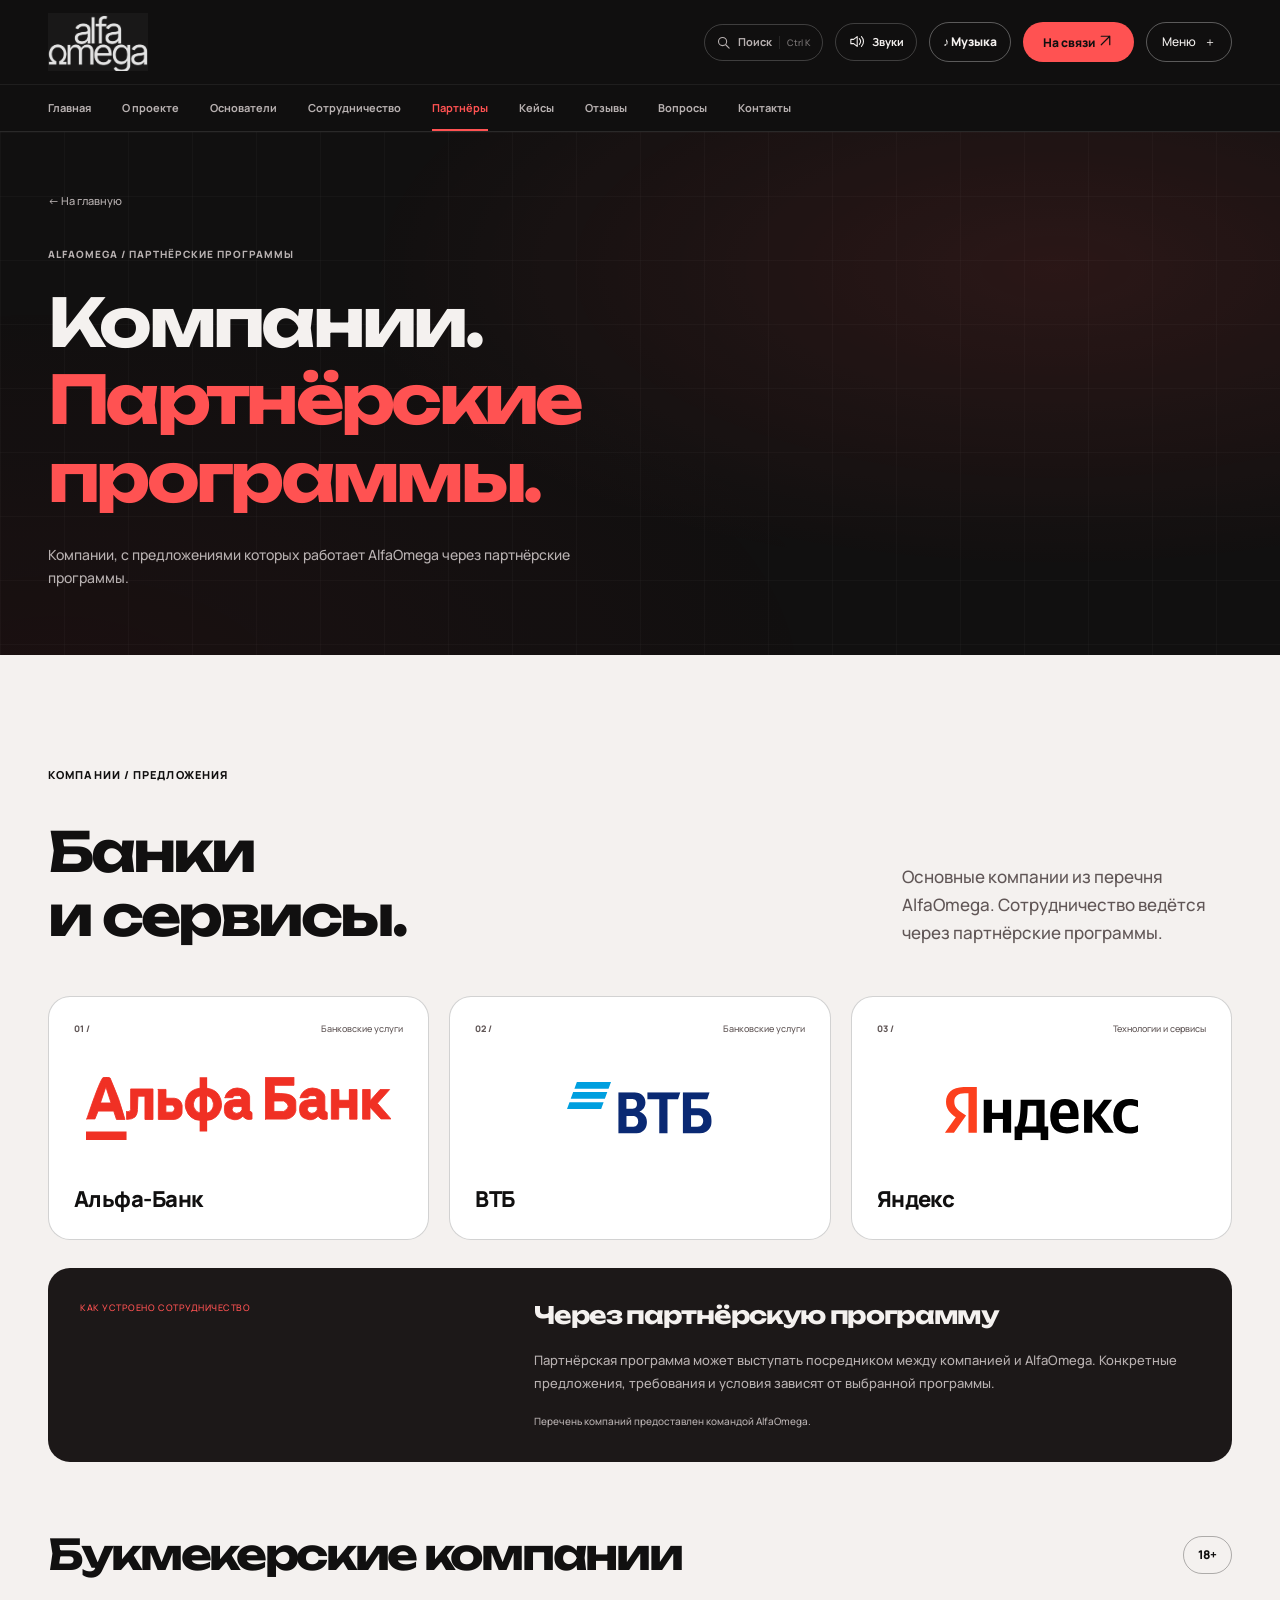
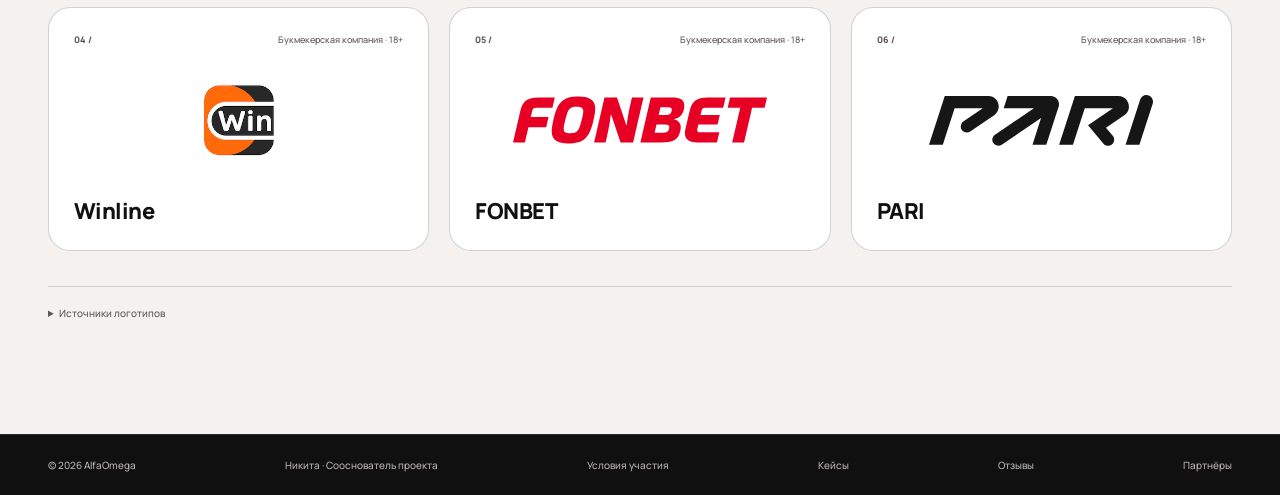
<file: partners.html>
<!doctype html>
<html lang="ru">
<head>
  <meta charset="utf-8">
  <meta name="viewport" content="width=device-width, initial-scale=1">
  <meta name="robots" content="index, follow, max-image-preview:large">
  <meta name="theme-color" content="#111010">
  <title>Компании в партнёрских программах — AlfaOmega</title>
  <meta name="description" content="Компании, представленные в партнёрских программах AlfaOmega: Альфа-Банк, ВТБ, Яндекс. Информационный перечень и формат сотрудничества.">
  <link rel="canonical" href="https://alfaomega-nikita.sandyplume1025.chatgpt.site/partners.html">
  <link rel="icon" href="assets/alfaomega-logo.jpeg" type="image/jpeg">
  <link rel="preload" href="assets/manrope-variable.ttf" as="font" type="font/ttf" crossorigin>
  <link rel="stylesheet" href="styles.css?v=20">
  <script src="site.js?v=20" defer></script>
  <script src="sounds.js?v=20" defer></script>
  <script src="music.js?v=1" defer></script>
  <script src="experience.js?v=20" defer></script>
  <script src="sculpture.js?v=20" defer></script>
  <meta property="og:type" content="website">
  <meta property="og:locale" content="ru_RU">
  <meta property="og:title" content="Компании и партнёрские программы — AlfaOmega">
  <meta property="og:description" content="Компании, представленные в партнёрских программах AlfaOmega: Альфа-Банк, ВТБ, Яндекс. Информационный перечень и формат сотрудничества.">
  <meta property="og:url" content="https://alfaomega-nikita.sandyplume1025.chatgpt.site/partners.html">
  <meta property="og:image" content="https://alfaomega-nikita.sandyplume1025.chatgpt.site/assets/nikita.jpeg">
  <meta property="og:image:alt" content="Никита, создатель AlfaOmega">
  <meta name="twitter:card" content="summary">
  <script type="application/ld+json">
{
  "@context": "https://schema.org",
  "@graph": [
    {
      "@type": "WebSite",
      "@id": "https://alfaomega-nikita.sandyplume1025.chatgpt.site/#website",
      "url": "https://alfaomega-nikita.sandyplume1025.chatgpt.site/",
      "name": "AlfaOmega",
      "alternateName": [
        "Альфа Омега",
        "АльфаОмега"
      ],
      "inLanguage": "ru-RU",
      "publisher": {
        "@id": "https://alfaomega-nikita.sandyplume1025.chatgpt.site/#project"
      }
    },
    {
      "@type": "Organization",
      "@id": "https://alfaomega-nikita.sandyplume1025.chatgpt.site/#project",
      "name": "AlfaOmega",
      "alternateName": [
        "Альфа Омега",
        "АльфаОмега"
      ],
      "url": "https://alfaomega-nikita.sandyplume1025.chatgpt.site/",
      "description": "Проект в финансовой вертикали. Сотрудничество по партнёрским программам.",
      "logo": "https://alfaomega-nikita.sandyplume1025.chatgpt.site/assets/alfaomega-logo.jpeg",
      "founder": [
        {
          "@id": "https://alfaomega-nikita.sandyplume1025.chatgpt.site/#nikita"
        },
        {
          "@id": "https://alfaomega-nikita.sandyplume1025.chatgpt.site/#alex"
        }
      ]
    },
    {
      "@type": "Person",
      "@id": "https://alfaomega-nikita.sandyplume1025.chatgpt.site/#nikita",
      "name": "Никита",
      "jobTitle": "Сооснователь AlfaOmega",
      "url": "https://alfaomega-nikita.sandyplume1025.chatgpt.site/",
      "image": "https://alfaomega-nikita.sandyplume1025.chatgpt.site/assets/nikita.jpeg",
      "sameAs": [
        "https://t.me/kenelmoder"
      ],
      "affiliation": {
        "@id": "https://alfaomega-nikita.sandyplume1025.chatgpt.site/#project"
      }
    },
    {
      "@type": "Person",
      "@id": "https://alfaomega-nikita.sandyplume1025.chatgpt.site/#alex",
      "name": "Алекс",
      "jobTitle": "Сооснователь AlfaOmega",
      "url": "https://alfaomega-nikita.sandyplume1025.chatgpt.site/founders.html",
      "sameAs": [
        "https://t.me/AlexTraf6",
        "https://t.me/+PCmVGvibhLFiMDhi"
      ],
      "affiliation": {
        "@id": "https://alfaomega-nikita.sandyplume1025.chatgpt.site/#project"
      }
    },
    {
      "@type": "WebPage",
      "@id": "https://alfaomega-nikita.sandyplume1025.chatgpt.site/partners.html#webpage",
      "url": "https://alfaomega-nikita.sandyplume1025.chatgpt.site/partners.html",
      "name": "Компании в партнёрских программах — AlfaOmega",
      "description": "Компании, представленные в партнёрских программах AlfaOmega: Альфа-Банк, ВТБ, Яндекс. Информационный перечень и формат сотрудничества.",
      "inLanguage": "ru-RU",
      "isPartOf": {
        "@id": "https://alfaomega-nikita.sandyplume1025.chatgpt.site/#website"
      },
      "about": {
        "@id": "https://alfaomega-nikita.sandyplume1025.chatgpt.site/#project"
      }
    }
  ]
}
</script>
  <script src="motion.js?v=20" defer></script>
</head>
<body class="inner-page"><div class="transition-screen" aria-hidden="true"></div><div class="reading-progress" aria-hidden="true"></div><a class="skip-link" href="#main">Перейти к содержимому</a>
<div class="header-shell" id="top"><header class="header wrap">
<a class="wordmark" href="index.html" aria-label="AlfaOmega — на главную"><span class="logo-crop"><img src="assets/alfaomega-logo.jpeg" width="1206" height="1124" alt="AlfaOmega"></span></a>
<nav class="desktop-nav" aria-label="Основная навигация"><a href="index.html">Главная</a><a href="about.html">О проекте</a><a href="founders.html">Основатели</a><a href="cooperation.html">Сотрудничество</a><a href="partners.html" aria-current="page">Партнёры</a><a href="cases.html">Кейсы</a><a href="reviews.html">Отзывы</a><a href="faq.html">Вопросы</a><a href="contact.html">Контакты</a></nav>
<div class="header-actions"><button type="button" class="quick-search-toggle" aria-label="Поиск по сайту" aria-haspopup="dialog" aria-controls="quick-navigation" hidden><svg viewBox="0 0 24 24" fill="none" aria-hidden="true"><circle cx="10.5" cy="10.5" r="6.5"/><path d="m16 16 5 5"/></svg><span>Поиск</span><kbd>⌘ K</kbd></button><button class="sfx-toggle" type="button" aria-pressed="true" aria-label="Выключить звуковые эффекты" title="Звуки интерфейса" hidden><svg viewBox="0 0 24 24" fill="none" aria-hidden="true"><path d="M4 9v6h4l5 4V5L8 9H4Z"/><path class="sfx-waves" d="M16 8a6 6 0 0 1 0 8M19 5a10 10 0 0 1 0 14"/><path class="sfx-muted" d="m16 9 6 6m-6 0 6-6"/></svg><span>Звуки</span></button><a class="header-telegram" href="https://t.me/kenelmoder" target="_blank" rel="noopener noreferrer">На связи <svg class="icon-arrow" viewBox="0 0 24 24" fill="none" aria-hidden="true"><path d="M6 18 18 6M6 6h12v12"/></svg></a><button class="menu-toggle" type="button" aria-expanded="false" aria-controls="mobile-navigation">Меню <span aria-hidden="true">＋</span></button></div></header><nav class="section-tabs" aria-label="Разделы сайта"><div class="wrap section-tabs-track"><a href="index.html">Главная</a><a href="about.html">О проекте</a><a href="founders.html">Основатели</a><a href="cooperation.html">Сотрудничество</a><a href="partners.html" aria-current="page">Партнёры</a><a href="cases.html">Кейсы</a><a href="reviews.html">Отзывы</a><a href="faq.html">Вопросы</a><a href="contact.html">Контакты</a></div></nav>
<nav class="mobile-nav" id="mobile-navigation" aria-label="Навигация для телефона" hidden><div class="wrap"><a href="index.html">Главная<span aria-hidden="true">01</span></a><a href="about.html">О проекте<span aria-hidden="true">02</span></a><a href="founders.html">Основатели<span aria-hidden="true">03</span></a><a href="cooperation.html">Сотрудничество<span aria-hidden="true">04</span></a><a href="partners.html" aria-current="page">Партнёры<span aria-hidden="true">05</span></a><a href="cases.html">Кейсы<span aria-hidden="true">06</span></a><a href="reviews.html">Отзывы<span aria-hidden="true">07</span></a><a href="faq.html">Вопросы<span aria-hidden="true">08</span></a><a href="contact.html">Контакты<span aria-hidden="true">09</span></a></div></nav></div>
<main id="main"><section class="page-hero dark-grid"><div class="wrap"><div class="page-hero-copy"><a class="breadcrumb" href="index.html">← На главную</a><p class="section-label">ALFAOMEGA / ПАРТНЁРСКИЕ ПРОГРАММЫ</p><h1>Компании.<br><span class="lime-text">Партнёрские программы.</span></h1><p class="page-hero-description">Компании, с предложениями которых работает AlfaOmega через партнёрские программы.</p></div></div></section><section class="partners section light" id="partners" aria-labelledby="partners-title"><div class="wrap"><p class="section-label">КОМПАНИИ / ПРЕДЛОЖЕНИЯ</p><div class="section-heading"><h2 id="partners-title">Банки<br>и сервисы.</h2><p>Основные компании из перечня AlfaOmega. Сотрудничество ведётся через партнёрские программы.</p></div><div class="brands-grid"><article class="brand-card brand-alfa reveal"><div class="brand-card-top"><span>01 /</span><span>Банковские услуги</span></div><div class="brand-visual"><img src="assets/brands/alfa.svg" alt="Логотип Альфа-Банк" loading="lazy"></div><h3>Альфа-Банк</h3></article><article class="brand-card brand-vtb reveal"><div class="brand-card-top"><span>02 /</span><span>Банковские услуги</span></div><div class="brand-visual"><img src="assets/brands/vtb.svg" alt="Логотип ВТБ" loading="lazy"></div><h3>ВТБ</h3></article><article class="brand-card brand-yandex reveal"><div class="brand-card-top"><span>03 /</span><span>Технологии и сервисы</span></div><div class="brand-visual"><a href="https://ya.ru/" target="_blank" rel="noopener noreferrer" aria-label="Яндекс — официальный сайт"><img src="assets/brands/yandex.svg" alt="Логотип Яндекс" loading="lazy"></a></div><h3>Яндекс</h3></article></div><div class="program-note"><span class="program-note-index">КАК УСТРОЕНО СОТРУДНИЧЕСТВО</span><div><h3>Через партнёрскую программу</h3><p>Партнёрская программа может выступать посредником между компанией и AlfaOmega. Конкретные предложения, требования и условия зависят от выбранной программы.</p><p class="program-source">Перечень компаний предоставлен командой AlfaOmega.</p></div></div><div class="brands-secondary"><div class="brands-secondary-heading"><h2>Букмекерские компании</h2><span class="age-label">18+</span></div><div class="brands-grid"><article class="brand-card brand-winline reveal"><div class="brand-card-top"><span>04 /</span><span>Букмекерская компания · 18+</span></div><div class="brand-visual"><img src="assets/brands/winline.png" alt="Логотип Winline" loading="lazy"></div><h3>Winline</h3></article><article class="brand-card brand-fonbet reveal"><div class="brand-card-top"><span>05 /</span><span>Букмекерская компания · 18+</span></div><div class="brand-visual"><img src="assets/brands/fonbet.svg" alt="Логотип FONBET" loading="lazy"></div><h3>FONBET</h3></article><article class="brand-card brand-pari reveal"><div class="brand-card-top"><span>06 /</span><span>Букмекерская компания · 18+</span></div><div class="brand-visual"><img src="assets/brands/pari.svg" alt="Логотип PARI" loading="lazy"></div><h3>PARI</h3></article></div></div><details class="brand-credits"><summary>Источники логотипов</summary><p>Альфа-Банк: <a href="https://commons.wikimedia.org/wiki/File:Logo_alfa-bank.svg" target="_blank" rel="noopener noreferrer">MVTTXW$, Wikimedia Commons</a>, <a href="https://creativecommons.org/licenses/by-sa/4.0/" target="_blank" rel="noopener noreferrer">CC BY-SA 4.0</a>, без изменений. ВТБ: <a href="https://commons.wikimedia.org/wiki/File:VTB_Logo_2018.svg" target="_blank" rel="noopener noreferrer">Wikimedia Commons</a>. Логотипы Яндекса, Winline, FONBET и PARI получены из опубликованных материалов соответствующих компаний. Товарные знаки принадлежат их правообладателям.</p></details></div></section></main><footer class="footer"><div class="wrap"><span>© 2026 AlfaOmega</span><span>Никита · Сооснователь проекта</span><a href="cooperation.html#conditions">Условия участия</a><a href="cases.html">Кейсы</a><a href="reviews.html">Отзывы</a><a href="partners.html">Партнёры</a></div></footer>
<aside class="mobile-dock" aria-label="Связаться с Никитой" hidden><a href="https://t.me/kenelmoder" target="_blank" rel="noopener noreferrer"><span>Обсудить сотрудничество<small>Бесплатно · Лично с Никитой</small></span><span aria-hidden="true"><svg class="icon-arrow" viewBox="0 0 24 24" fill="none" aria-hidden="true"><path d="M6 18 18 6M6 6h12v12"/></svg></span></a></aside>
<dialog id="format-once" class="format-dialog" aria-labelledby="once-title"><button type="button" class="dialog-close" data-close-dialog aria-label="Закрыть">×</button><p class="section-label">01 / РАЗОВЫЙ ФОРМАТ</p><h2 id="once-title">Одно действие.<br>Одна выплата.</h2><p>Вариант для тех, кто хочет участвовать один раз, без постоянной занятости.</p><dl><div><dt>Что сделать</dt><dd>Выполнить согласованное целевое действие по условиям выбранной партнёрской программы.</dd></div><div><dt>Когда выплата</dt><dd>Сразу после выполнения согласованного действия. Само действие, условия и сумму объясню на звонке.</dd></div><div><dt>Ориентир первой недели</dt><dd>15–20 тысяч рублей со слов Никиты. Сумма и срок не гарантированы: зависят от программы и выполнения её условий. Конкретные условия обсуждаем до старта.</dd></div><div><dt>С чего начать</dt><dd>Написать мне в Telegram и договориться о бесплатной консультации.</dd></div></dl><a class="button button-dark" href="https://t.me/kenelmoder" target="_blank" rel="noopener noreferrer">Обсудить с Никитой <span aria-hidden="true"><svg class="icon-arrow" viewBox="0 0 24 24" fill="none" aria-hidden="true"><path d="M6 18 18 6M6 6h12v12"/></svg></span></a></dialog>
<dialog id="format-regular" class="format-dialog" aria-labelledby="regular-title"><button type="button" class="dialog-close" data-close-dialog aria-label="Закрыть">×</button><p class="section-label">02 / РЕГУЛЯРНЫЙ ФОРМАТ</p><h2 id="regular-title">Участие.<br>Сопровождение.<br>Рост.</h2><p>Ежедневное сотрудничество по партнёрским программам с личным сопровождением.</p><dl><div><dt>Занятость</dt><dd>2–3 часа в день, вечером. Часы в пределах вечера выбираешь сам.</dd></div><div><dt>Развитие и доход</dt><dd>Возможен карьерный рост. Ориентир — от 100 000 ₽, перспектива роста — 300 000 ₽ и выше. Суммы не гарантированы: период расчёта, задачи и выплаты обсуждаем до начала участия.</dd></div><div><dt>Первый этап</dt><dd>Материалы и постепенное включение в практику. Ориентир первых выплат — около двух недель, без гарантии срока. Условия и сумму обсуждаем до начала работы.</dd></div><div><dt>Сопровождение</dt><dd>В регулярном формате остаёмся на связи. По мере выполнения задач можно разбирать новые темы, включая создание и управление командой.</dd></div><div><dt>Оформление</dt><dd>Работа на себя, в том числе в статусе самозанятого. Индивидуальные условия разбираем на консультации.</dd></div></dl><a class="button button-dark" href="https://t.me/kenelmoder" target="_blank" rel="noopener noreferrer">Обсудить с Никитой <span aria-hidden="true"><svg class="icon-arrow" viewBox="0 0 24 24" fill="none" aria-hidden="true"><path d="M6 18 18 6M6 6h12v12"/></svg></span></a></dialog>

<dialog class="quick-navigation" id="quick-navigation" aria-labelledby="quick-title"><div class="quick-topline"><h2 id="quick-title">Что ищешь?</h2><button type="button" class="quick-close" data-close-dialog aria-label="Закрыть поиск"><svg viewBox="0 0 24 24" fill="none" aria-hidden="true"><path d="m6 6 12 12M6 18 18 6"/></svg></button></div><label class="quick-query"><svg viewBox="0 0 24 24" fill="none" aria-hidden="true"><circle cx="10.5" cy="10.5" r="6.5"/><path d="m16 16 5 5"/></svg><span class="sr-only">Поиск по разделам и вопросам</span><input type="search" id="quick-query" placeholder="Например: график, опыт, Алекс…" autocomplete="off" aria-controls="quick-results"></label><p class="quick-count" aria-live="polite"></p><div class="quick-results" id="quick-results"><a class="quick-entry" href="cooperation.html#format-picker" data-find="Подобрать формат сотрудничества три вопроса разовое регулярное занятость"><span><strong>Подобрать формат</strong><small>Три вопроса перед консультацией</small></span><span class="quick-type">Инструмент</span></a><a class="quick-entry" href="index.html" data-find="Главная Знакомство с AlfaOmega"><span><strong>Главная</strong><small>Знакомство с AlfaOmega</small></span><span class="quick-type">Раздел</span></a><a class="quick-entry" href="about.html" data-find="О проекте Подход и команда"><span><strong>О проекте</strong><small>Подход и команда</small></span><span class="quick-type">Раздел</span></a><a class="quick-entry" href="founders.html" data-find="Основатели Никита и Алекс, личные контакты"><span><strong>Основатели</strong><small>Никита и Алекс, личные контакты</small></span><span class="quick-type">Раздел</span></a><a class="quick-entry" href="cooperation.html" data-find="Сотрудничество Разовый и регулярный форматы, условия"><span><strong>Сотрудничество</strong><small>Разовый и регулярный форматы, условия</small></span><span class="quick-type">Раздел</span></a><a class="quick-entry" href="partners.html" data-find="Партнёры Компании в партнёрских программах"><span><strong>Партнёры</strong><small>Компании в партнёрских программах</small></span><span class="quick-type">Раздел</span></a><a class="quick-entry" href="cases.html#dima-results" data-find="Результаты Димы скриншоты первый 1 месяц третий четвертый 3 4 месяц 207 900 727 650 баланс HOLD статистика"><span><strong>Результаты Димы: скриншоты</strong><small>Первый и 3–4-й месяц участия</small></span><span class="quick-type">Кейс</span></a><a class="quick-entry" href="cases.html" data-find="Кейс Димы Наставничество и самостоятельная команда"><span><strong>Кейс Димы</strong><small>Наставничество и самостоятельная команда</small></span><span class="quick-type">Раздел</span></a><a class="quick-entry" href="reviews.html#dima-review" data-find="Отзыв Димы diman_zaytsev4 личный опыт обучение наставничество скриншот контакт Telegram"><span><strong>Отзыв Димы</strong><small>Личный опыт и контакт @diman_zaytsev4</small></span><span class="quick-type">Отзыв</span></a><a class="quick-entry" href="reviews.html" data-find="Отзывы Канал с отзывами участников"><span><strong>Отзывы</strong><small>Канал с отзывами участников</small></span><span class="quick-type">Раздел</span></a><a class="quick-entry" href="faq.html" data-find="Вопросы Опыт, телефон, занятость, выплаты"><span><strong>Вопросы</strong><small>Опыт, телефон, занятость, выплаты</small></span><span class="quick-type">Раздел</span></a><a class="quick-entry" href="contact.html" data-find="Контакты Бесплатная консультация с Никитой"><span><strong>Контакты</strong><small>Бесплатная консультация с Никитой</small></span><span class="quick-type">Раздел</span></a><a class="quick-entry" href="faq.html#faq-question-1" data-find="Что такое AlfaOmega? AlfaOmega — проект Никиты и Алекса в финансовой вертикали. Мы привлекаем людей на партнёрские предложения и индивидуально подбираем формат сотрудничества. У Никиты три года опыта в этом направлении; в проекте — десятки сотрудников и собственный отдел продаж."><span><strong>Что такое AlfaOmega?</strong><small>Ответ в разделе «Вопросы»</small></span><span class="quick-type">Вопрос</span></a><a class="quick-entry" href="faq.html#faq-question-2" data-find="Кого вы приглашаете? Ребят от 17 до 28 лет из России, заинтересованных в сотрудничестве по партнёрским программам. Конкретный вариант подбираем на консультации."><span><strong>Кого вы приглашаете?</strong><small>Ответ в разделе «Вопросы»</small></span><span class="quick-type">Вопрос</span></a><a class="quick-entry" href="faq.html#faq-question-3" data-find="Нужен ли опыт? Нет, предыдущий опыт не обязателен. На первом звонке познакомимся, обсудим твои возможности и варианты, с которых можно начать."><span><strong>Нужен ли опыт?</strong><small>Ответ в разделе «Вопросы»</small></span><span class="quick-type">Вопрос</span></a><a class="quick-entry" href="faq.html#faq-question-4" data-find="Что нужно для старта? Из техники достаточно телефона, компьютер не обязателен. Остальные условия зависят от выбранной партнёрской программы — расскажу о них до начала сотрудничества."><span><strong>Что нужно для старта?</strong><small>Ответ в разделе «Вопросы»</small></span><span class="quick-type">Вопрос</span></a><a class="quick-entry" href="faq.html#faq-question-5" data-find="Можно участвовать только один раз? Да, есть разовый формат. Ты выполняешь одно согласованное целевое действие и получаешь выплату сразу после его выполнения. Само действие, условия и размер вознаграждения объясню на звонке."><span><strong>Можно участвовать только один раз?</strong><small>Ответ в разделе «Вопросы»</small></span><span class="quick-type">Вопрос</span></a><a class="quick-entry" href="faq.html#faq-question-6" data-find="Как устроен вечерний график? Для регулярного формата нужно выделять 2–3 часа в день, в вечернее время. Конкретные часы в пределах вечера выбираешь самостоятельно."><span><strong>Как устроен вечерний график?</strong><small>Ответ в разделе «Вопросы»</small></span><span class="quick-type">Вопрос</span></a><a class="quick-entry" href="faq.html#faq-question-7" data-find="Консультация платная? Нет, консультация бесплатная. Её провожу лично я: выслушаю тебя, узнаю получше и предложу подходящие варианты сотрудничества."><span><strong>Консультация платная?</strong><small>Ответ в разделе «Вопросы»</small></span><span class="quick-type">Вопрос</span></a><a class="quick-entry" href="faq.html#faq-question-8" data-find="Кто будет меня сопровождать? Я, Никита, лично сопровождаю участников после выбора формата. При регулярном сотрудничестве остаёмся на связи: по мере выполнения задач можно разбирать дополнительные темы, включая создание команды и управление её работой. В AlfaOmega также есть менеджеры и собственный отдел продаж."><span><strong>Кто будет меня сопровождать?</strong><small>Ответ в разделе «Вопросы»</small></span><span class="quick-type">Вопрос</span></a><a class="quick-entry" href="faq.html#faq-question-9" data-find="Как оформляется сотрудничество? Участники работают на себя по партнёрским программам, в том числе в статусе самозанятых. Индивидуальный формат и условия обсуждаем до начала работы."><span><strong>Как оформляется сотрудничество?</strong><small>Ответ в разделе «Вопросы»</small></span><span class="quick-type">Вопрос</span></a><a class="quick-entry" href="faq.html#faq-question-10" data-find="Какой доход возможен и есть ли рост? В регулярном формате есть возможность карьерного роста. Проект обозначает ориентир от 100 000 ₽ и перспективу роста до 300 000 ₽ и выше. Суммы не гарантированы: период, условия выплат и возможность достижения обсуждаем на консультации. Результат зависит от программы и выполненных задач."><span><strong>Какой доход возможен и есть ли рост?</strong><small>Ответ в разделе «Вопросы»</small></span><span class="quick-type">Вопрос</span></a><a class="quick-entry" href="faq.html#faq-question-11" data-find="Когда можно получить первые выплаты? В разовом формате Никита обозначает ориентир 15–20 тысяч рублей за первую неделю. В регулярном формате сначала изучают материалы и подключаются к работе; ориентир первых выплат — примерно две недели. Эти суммы и сроки не гарантированы: результат зависит от выбранной программы и выполнения её условий. Конкретное действие, размер вознаграждения и порядок выплат обсуждаем до начала участия."><span><strong>Когда можно получить первые выплаты?</strong><small>Ответ в разделе «Вопросы»</small></span><span class="quick-type">Вопрос</span></a><a class="quick-entry" href="faq.html#faq-question-12" data-find="Можно вырасти до своей команды? В регулярном формате можно развивать навыки и обсуждать с Никитой создание своей команды: как распределять задачи, управлять работой и выстраивать доход от результатов команды. Дополнительные темы разбираем по мере выполнения целевых действий. Темп и условия развития индивидуальны."><span><strong>Можно вырасти до своей команды?</strong><small>Ответ в разделе «Вопросы»</small></span><span class="quick-type">Вопрос</span></a><a class="quick-entry" href="faq.html#faq-question-13" data-find="Какие качества вы цените? Энтузиазм, желание учиться и разбираться в деталях, готовность пробовать новое и применять знания. Опыт для старта не обязателен; подходящий формат определяем на личной консультации."><span><strong>Какие качества вы цените?</strong><small>Ответ в разделе «Вопросы»</small></span><span class="quick-type">Вопрос</span></a><a class="quick-entry" href="cooperation.html#first-weeks" data-find="Первые недели 15 20 тысяч первая неделя первые выплаты обучение материал практика"><span><strong>Первые недели</strong><small>Подробнее о сотрудничестве и подходе</small></span><span class="quick-type">Раздел</span></a><a class="quick-entry" href="cooperation.html#growth" data-find="Путь к своей команде карьера управление распределение задачи масштаб рост"><span><strong>Путь к своей команде</strong><small>Подробнее о сотрудничестве и подходе</small></span><span class="quick-type">Раздел</span></a><a class="quick-entry" href="about.html#approach" data-find="Подход Никиты 18 лет знания энтузиазм любознательность ценности"><span><strong>Подход Никиты</strong><small>Подробнее о сотрудничестве и подходе</small></span><span class="quick-type">Раздел</span></a></div><div class="quick-empty" hidden><h3>Попробуй другое слово</h3><p>Или напиши Никите — обсудим твой вопрос лично.</p><a href="https://t.me/kenelmoder" target="_blank" rel="noopener noreferrer">Задать вопрос в Telegram</a></div><div class="quick-hint"><span>↑ ↓ выбрать · Enter открыть</span><span>Esc закрыть</span></div></dialog>
</body></html>
</file>
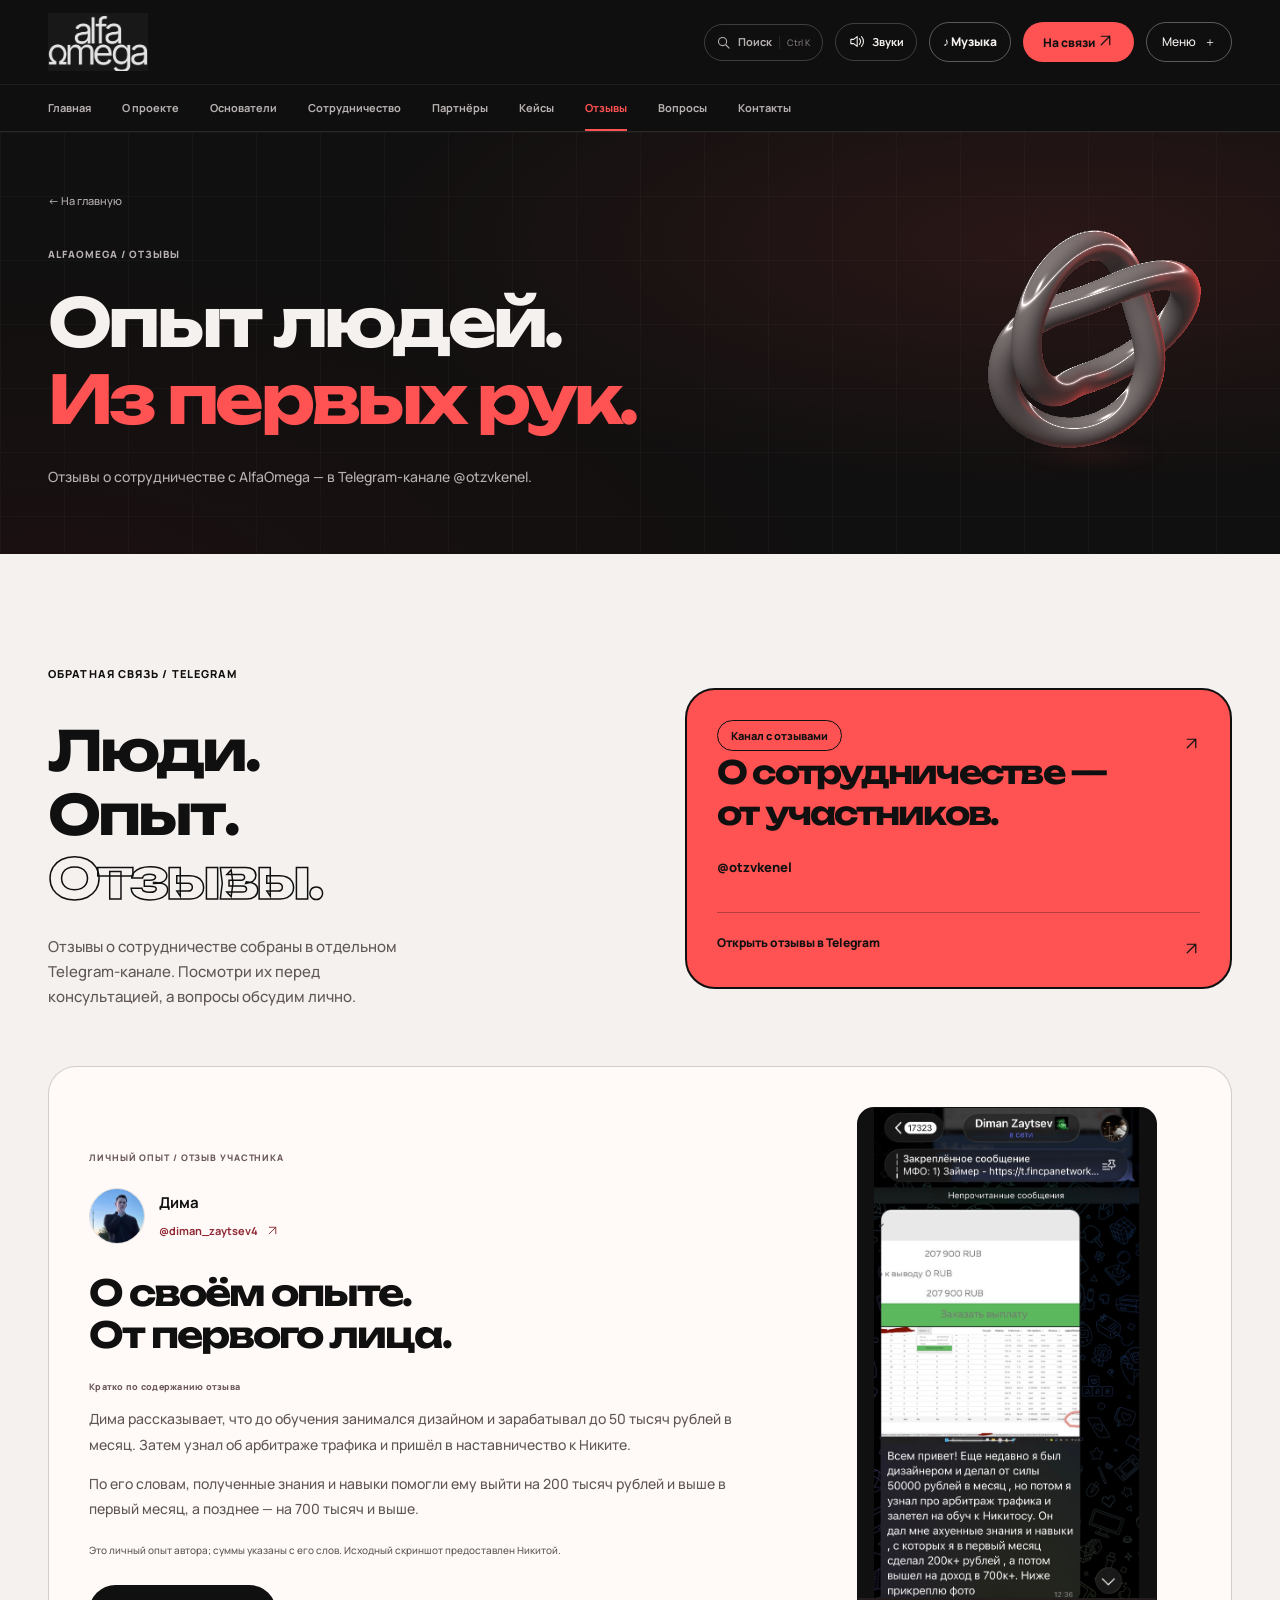
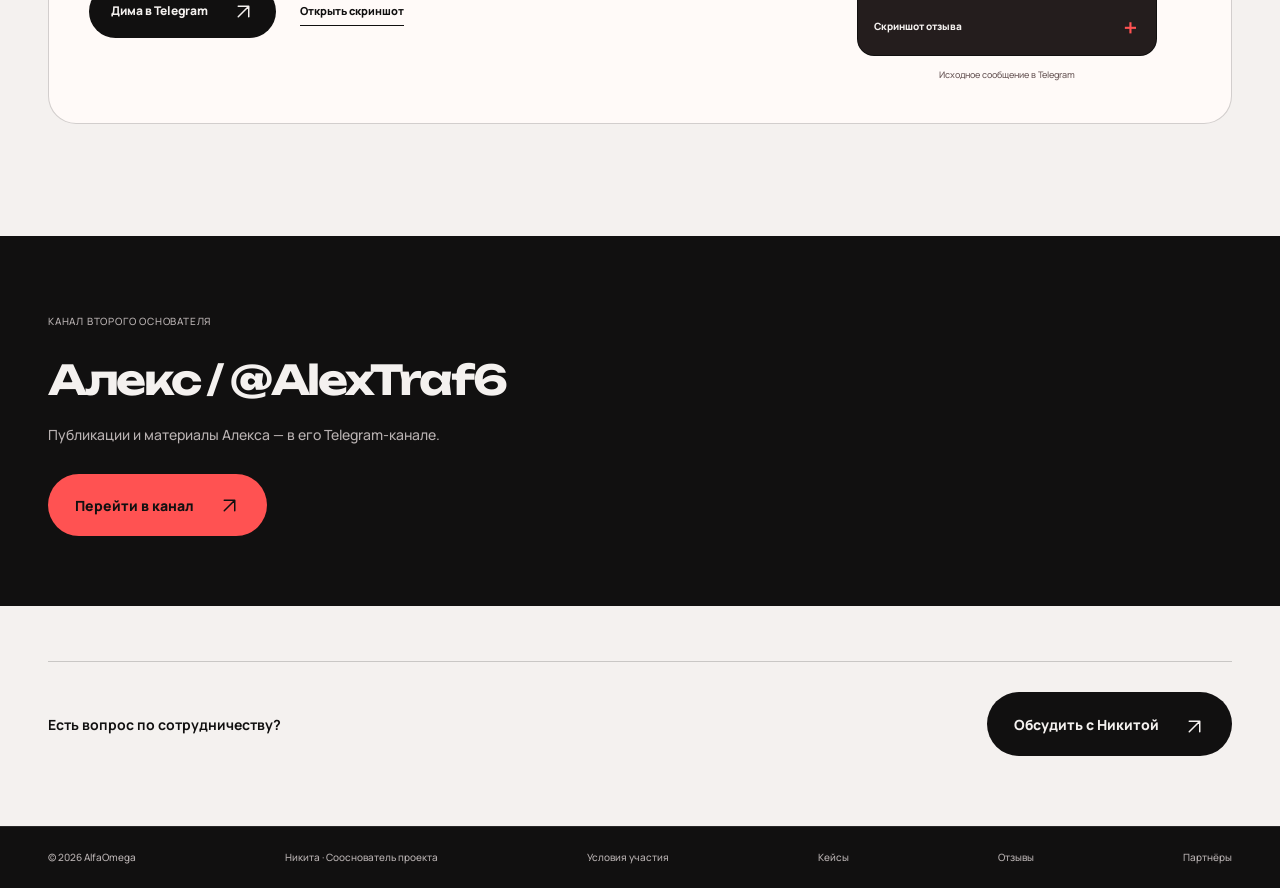
<file: reviews.html>
<!doctype html>
<html lang="ru">
<head>
  <meta charset="utf-8">
  <meta name="viewport" content="width=device-width, initial-scale=1">
  <meta name="robots" content="index, follow, max-image-preview:large">
  <meta name="theme-color" content="#111010">
  <title>Отзывы — AlfaOmega | Никита</title>
  <meta name="description" content="Отзывы о сотрудничестве с AlfaOmega — в Telegram-канале @otzvkenel.">
  <link rel="canonical" href="https://alfaomega-nikita.sandyplume1025.chatgpt.site/reviews.html">
  <link rel="icon" href="assets/alfaomega-logo.jpeg" type="image/jpeg">
  <link rel="preload" href="assets/manrope-variable.ttf" as="font" type="font/ttf" crossorigin>
  <link rel="stylesheet" href="styles.css?v=20">
  <script src="site.js?v=20" defer></script>
  <script src="sounds.js?v=20" defer></script>
  <script src="music.js?v=1" defer></script>
  <script src="experience.js?v=20" defer></script>
  <script src="sculpture.js?v=20" defer></script>
  <meta property="og:type" content="website">
  <meta property="og:locale" content="ru_RU">
  <meta property="og:title" content="Отзывы — AlfaOmega">
  <meta property="og:description" content="Отзывы о сотрудничестве с AlfaOmega — в Telegram-канале @otzvkenel.">
  <meta property="og:url" content="https://alfaomega-nikita.sandyplume1025.chatgpt.site/reviews.html">
  <meta property="og:image" content="https://alfaomega-nikita.sandyplume1025.chatgpt.site/assets/nikita.jpeg">
  <meta property="og:image:alt" content="Никита, создатель AlfaOmega">
  <meta name="twitter:card" content="summary">
  <script type="application/ld+json">
{
  "@context": "https://schema.org",
  "@graph": [
    {
      "@type": "WebSite",
      "@id": "https://alfaomega-nikita.sandyplume1025.chatgpt.site/#website",
      "url": "https://alfaomega-nikita.sandyplume1025.chatgpt.site/",
      "name": "AlfaOmega",
      "alternateName": [
        "Альфа Омега",
        "АльфаОмега"
      ],
      "inLanguage": "ru-RU",
      "publisher": {
        "@id": "https://alfaomega-nikita.sandyplume1025.chatgpt.site/#project"
      }
    },
    {
      "@type": "Organization",
      "@id": "https://alfaomega-nikita.sandyplume1025.chatgpt.site/#project",
      "name": "AlfaOmega",
      "alternateName": [
        "Альфа Омега",
        "АльфаОмега"
      ],
      "url": "https://alfaomega-nikita.sandyplume1025.chatgpt.site/",
      "description": "Проект в финансовой вертикали. Сотрудничество по партнёрским программам.",
      "logo": "https://alfaomega-nikita.sandyplume1025.chatgpt.site/assets/alfaomega-logo.jpeg",
      "founder": [
        {
          "@id": "https://alfaomega-nikita.sandyplume1025.chatgpt.site/#nikita"
        },
        {
          "@id": "https://alfaomega-nikita.sandyplume1025.chatgpt.site/#alex"
        }
      ]
    },
    {
      "@type": "Person",
      "@id": "https://alfaomega-nikita.sandyplume1025.chatgpt.site/#nikita",
      "name": "Никита",
      "jobTitle": "Сооснователь AlfaOmega",
      "url": "https://alfaomega-nikita.sandyplume1025.chatgpt.site/",
      "image": "https://alfaomega-nikita.sandyplume1025.chatgpt.site/assets/nikita.jpeg",
      "sameAs": [
        "https://t.me/kenelmoder"
      ],
      "affiliation": {
        "@id": "https://alfaomega-nikita.sandyplume1025.chatgpt.site/#project"
      }
    },
    {
      "@type": "Person",
      "@id": "https://alfaomega-nikita.sandyplume1025.chatgpt.site/#alex",
      "name": "Алекс",
      "jobTitle": "Сооснователь AlfaOmega",
      "url": "https://alfaomega-nikita.sandyplume1025.chatgpt.site/founders.html",
      "sameAs": [
        "https://t.me/AlexTraf6",
        "https://t.me/+PCmVGvibhLFiMDhi"
      ],
      "affiliation": {
        "@id": "https://alfaomega-nikita.sandyplume1025.chatgpt.site/#project"
      }
    },
    {
      "@type": "WebPage",
      "@id": "https://alfaomega-nikita.sandyplume1025.chatgpt.site/reviews.html#webpage",
      "url": "https://alfaomega-nikita.sandyplume1025.chatgpt.site/reviews.html",
      "name": "Отзывы — AlfaOmega",
      "description": "Отзывы о сотрудничестве с AlfaOmega — в Telegram-канале @otzvkenel.",
      "inLanguage": "ru-RU",
      "isPartOf": {
        "@id": "https://alfaomega-nikita.sandyplume1025.chatgpt.site/#website"
      },
      "about": [
        {
          "@id": "https://alfaomega-nikita.sandyplume1025.chatgpt.site/#project"
        },
        {
          "@id": "https://alfaomega-nikita.sandyplume1025.chatgpt.site/#nikita"
        }
      ]
    }
  ]
}
</script>
  <script src="motion.js?v=20" defer></script>
</head>
<body class="inner-page"><div class="transition-screen" aria-hidden="true"></div><div class="reading-progress" aria-hidden="true"></div><a class="skip-link" href="#main">Перейти к содержимому</a>
<div class="header-shell" id="top"><header class="header wrap">
<a class="wordmark" href="index.html" aria-label="AlfaOmega — на главную"><span class="logo-crop"><img src="assets/alfaomega-logo.jpeg" width="1206" height="1124" alt="AlfaOmega"></span></a>
<nav class="desktop-nav" aria-label="Основная навигация"><a href="index.html">Главная</a><a href="about.html">О проекте</a><a href="founders.html">Основатели</a><a href="cooperation.html">Сотрудничество</a><a href="partners.html">Партнёры</a><a href="cases.html">Кейсы</a><a href="reviews.html" aria-current="page">Отзывы</a><a href="faq.html">Вопросы</a><a href="contact.html">Контакты</a></nav>
<div class="header-actions"><button type="button" class="quick-search-toggle" aria-label="Поиск по сайту" aria-haspopup="dialog" aria-controls="quick-navigation" hidden><svg viewBox="0 0 24 24" fill="none" aria-hidden="true"><circle cx="10.5" cy="10.5" r="6.5"/><path d="m16 16 5 5"/></svg><span>Поиск</span><kbd>⌘ K</kbd></button><button class="sfx-toggle" type="button" aria-pressed="true" aria-label="Выключить звуковые эффекты" title="Звуки интерфейса" hidden><svg viewBox="0 0 24 24" fill="none" aria-hidden="true"><path d="M4 9v6h4l5 4V5L8 9H4Z"/><path class="sfx-waves" d="M16 8a6 6 0 0 1 0 8M19 5a10 10 0 0 1 0 14"/><path class="sfx-muted" d="m16 9 6 6m-6 0 6-6"/></svg><span>Звуки</span></button><a class="header-telegram" href="https://t.me/kenelmoder" target="_blank" rel="noopener noreferrer">На связи <svg class="icon-arrow" viewBox="0 0 24 24" fill="none" aria-hidden="true"><path d="M6 18 18 6M6 6h12v12"/></svg></a><button class="menu-toggle" type="button" aria-expanded="false" aria-controls="mobile-navigation">Меню <span aria-hidden="true">＋</span></button></div></header><nav class="section-tabs" aria-label="Разделы сайта"><div class="wrap section-tabs-track"><a href="index.html">Главная</a><a href="about.html">О проекте</a><a href="founders.html">Основатели</a><a href="cooperation.html">Сотрудничество</a><a href="partners.html">Партнёры</a><a href="cases.html">Кейсы</a><a href="reviews.html" aria-current="page">Отзывы</a><a href="faq.html">Вопросы</a><a href="contact.html">Контакты</a></div></nav>
<nav class="mobile-nav" id="mobile-navigation" aria-label="Навигация для телефона" hidden><div class="wrap"><a href="index.html">Главная<span aria-hidden="true">01</span></a><a href="about.html">О проекте<span aria-hidden="true">02</span></a><a href="founders.html">Основатели<span aria-hidden="true">03</span></a><a href="cooperation.html">Сотрудничество<span aria-hidden="true">04</span></a><a href="partners.html">Партнёры<span aria-hidden="true">05</span></a><a href="cases.html">Кейсы<span aria-hidden="true">06</span></a><a href="reviews.html" aria-current="page">Отзывы<span aria-hidden="true">07</span></a><a href="faq.html">Вопросы<span aria-hidden="true">08</span></a><a href="contact.html">Контакты<span aria-hidden="true">09</span></a></div></nav></div>
<main id="main"><section class="page-hero dark-grid"><div class="wrap"><div class="page-hero-copy"><a class="breadcrumb" href="index.html">← На главную</a><p class="section-label">ALFAOMEGA / ОТЗЫВЫ</p><h1>Опыт людей.<br><span class="lime-text">Из первых рук.</span></h1><p class="page-hero-description">Отзывы о сотрудничестве с AlfaOmega — в Telegram-канале @otzvkenel.</p></div><div class="hero-sculpture" aria-hidden="true"><img class="sculpture-fallback" src="assets/chrome-knot.svg?v=20" width="320" height="320" alt=""><canvas class="sculpture-canvas" data-sculpture width="320" height="320"></canvas></div></div></section><section class="reviews section light" id="reviews" aria-labelledby="reviews-title"><div class="wrap reviews-layout"><div><p class="section-label">ОБРАТНАЯ СВЯЗЬ / TELEGRAM</p><h2 id="reviews-title">Люди.<br>Опыт.<br><span class="outline-word">Отзывы.</span></h2><p class="reviews-description">Отзывы о сотрудничестве собраны в отдельном Telegram-канале. Посмотри их перед консультацией, а вопросы обсудим лично.</p></div><a class="reviews-card reveal" href="https://t.me/otzvkenel" target="_blank" rel="noopener noreferrer"><div class="reviews-card-top"><span class="pill">Канал с отзывами</span><span class="reviews-mark" aria-hidden="true"><svg class="icon-arrow" viewBox="0 0 24 24" fill="none" aria-hidden="true"><path d="M6 18 18 6M6 6h12v12"/></svg></span></div><h3>О сотрудничестве —<br>от участников.</h3><span class="reviews-handle">@otzvkenel</span><span class="reviews-card-bottom">Открыть отзывы в Telegram <span aria-hidden="true"><svg class="icon-arrow" viewBox="0 0 24 24" fill="none" aria-hidden="true"><path d="M6 18 18 6M6 6h12v12"/></svg></span></span></a></div><div class="wrap testimonial-wrap"><article class="dima-testimonial reveal" id="dima-review" aria-labelledby="dima-review-title"><div class="testimonial-copy"><p class="section-label">ЛИЧНЫЙ ОПЫТ / ОТЗЫВ УЧАСТНИКА</p><div class="testimonial-person"><img src="assets/dima-before.jpeg" width="1920" height="2560" alt="" loading="lazy"><div><strong>Дима</strong><a href="https://t.me/diman_zaytsev4" target="_blank" rel="noopener noreferrer">@diman_zaytsev4 <svg class="icon-arrow" viewBox="0 0 24 24" fill="none" aria-hidden="true"><path d="M6 18 18 6M6 6h12v12"/></svg></a></div></div><h3 id="dima-review-title">О своём опыте.<br>От первого лица.</h3><span class="testimonial-summary-label">Кратко по содержанию отзыва</span><p>Дима рассказывает, что до обучения занимался дизайном и зарабатывал до 50 тысяч рублей в месяц. Затем узнал об арбитраже трафика и пришёл в наставничество к Никите.</p><p>По его словам, полученные знания и навыки помогли ему выйти на 200 тысяч рублей и выше в первый месяц, а позднее — на 700 тысяч и выше.</p><p class="testimonial-attribution">Это личный опыт автора; суммы указаны с его слов. Исходный скриншот предоставлен Никитой.</p><div class="testimonial-actions"><a class="button button-dark" href="https://t.me/diman_zaytsev4" target="_blank" rel="noopener noreferrer">Дима в Telegram <svg class="icon-arrow" viewBox="0 0 24 24" fill="none" aria-hidden="true"><path d="M6 18 18 6M6 6h12v12"/></svg></a><a class="text-link" href="assets/dima-testimonial.jpeg" data-open-dialog="dima-review-dialog" target="_blank" rel="noopener">Открыть скриншот</a></div></div><figure class="testimonial-source"><a href="assets/dima-testimonial.jpeg" data-open-dialog="dima-review-dialog" target="_blank" rel="noopener" aria-label="Увеличить скриншот отзыва Димы"><img src="assets/dima-testimonial.jpeg" width="1206" height="2235" alt="Скриншот переписки: отзыв Димы о дизайне, обучении у Никиты и своих результатах" loading="lazy"><span>Скриншот отзыва <span aria-hidden="true">＋</span></span></a><figcaption>Исходное сообщение в Telegram</figcaption></figure></article></div></section><div class="channel-note"><div class="wrap"><span>Канал второго основателя</span><h2>Алекс / @AlexTraf6</h2><p>Публикации и материалы Алекса — в его Telegram-канале.</p><a class="button button-lime" href="https://t.me/+PCmVGvibhLFiMDhi" target="_blank" rel="noopener noreferrer">Перейти в канал <svg class="icon-arrow" viewBox="0 0 24 24" fill="none" aria-hidden="true"><path d="M6 18 18 6M6 6h12v12"/></svg></a></div></div><div class="page-next light"><div class="wrap"><span>Есть вопрос по сотрудничеству?</span><a class="button button-dark" href="contact.html">Обсудить с Никитой <span aria-hidden="true"><svg class="icon-arrow" viewBox="0 0 24 24" fill="none" aria-hidden="true"><path d="M6 18 18 6M6 6h12v12"/></svg></span></a></div></div></main><footer class="footer"><div class="wrap"><span>© 2026 AlfaOmega</span><span>Никита · Сооснователь проекта</span><a href="cooperation.html#conditions">Условия участия</a><a href="cases.html">Кейсы</a><a href="reviews.html">Отзывы</a><a href="partners.html">Партнёры</a></div></footer>
<aside class="mobile-dock" aria-label="Связаться с Никитой" hidden><a href="https://t.me/kenelmoder" target="_blank" rel="noopener noreferrer"><span>Обсудить сотрудничество<small>Бесплатно · Лично с Никитой</small></span><span aria-hidden="true"><svg class="icon-arrow" viewBox="0 0 24 24" fill="none" aria-hidden="true"><path d="M6 18 18 6M6 6h12v12"/></svg></span></a></aside>
<dialog id="format-once" class="format-dialog" aria-labelledby="once-title"><button type="button" class="dialog-close" data-close-dialog aria-label="Закрыть">×</button><p class="section-label">01 / РАЗОВЫЙ ФОРМАТ</p><h2 id="once-title">Одно действие.<br>Одна выплата.</h2><p>Вариант для тех, кто хочет участвовать один раз, без постоянной занятости.</p><dl><div><dt>Что сделать</dt><dd>Выполнить согласованное целевое действие по условиям выбранной партнёрской программы.</dd></div><div><dt>Когда выплата</dt><dd>Сразу после выполнения согласованного действия. Само действие, условия и сумму объясню на звонке.</dd></div><div><dt>Ориентир первой недели</dt><dd>15–20 тысяч рублей со слов Никиты. Сумма и срок не гарантированы: зависят от программы и выполнения её условий. Конкретные условия обсуждаем до старта.</dd></div><div><dt>С чего начать</dt><dd>Написать мне в Telegram и договориться о бесплатной консультации.</dd></div></dl><a class="button button-dark" href="https://t.me/kenelmoder" target="_blank" rel="noopener noreferrer">Обсудить с Никитой <span aria-hidden="true"><svg class="icon-arrow" viewBox="0 0 24 24" fill="none" aria-hidden="true"><path d="M6 18 18 6M6 6h12v12"/></svg></span></a></dialog>
<dialog id="format-regular" class="format-dialog" aria-labelledby="regular-title"><button type="button" class="dialog-close" data-close-dialog aria-label="Закрыть">×</button><p class="section-label">02 / РЕГУЛЯРНЫЙ ФОРМАТ</p><h2 id="regular-title">Участие.<br>Сопровождение.<br>Рост.</h2><p>Ежедневное сотрудничество по партнёрским программам с личным сопровождением.</p><dl><div><dt>Занятость</dt><dd>2–3 часа в день, вечером. Часы в пределах вечера выбираешь сам.</dd></div><div><dt>Развитие и доход</dt><dd>Возможен карьерный рост. Ориентир — от 100 000 ₽, перспектива роста — 300 000 ₽ и выше. Суммы не гарантированы: период расчёта, задачи и выплаты обсуждаем до начала участия.</dd></div><div><dt>Первый этап</dt><dd>Материалы и постепенное включение в практику. Ориентир первых выплат — около двух недель, без гарантии срока. Условия и сумму обсуждаем до начала работы.</dd></div><div><dt>Сопровождение</dt><dd>В регулярном формате остаёмся на связи. По мере выполнения задач можно разбирать новые темы, включая создание и управление командой.</dd></div><div><dt>Оформление</dt><dd>Работа на себя, в том числе в статусе самозанятого. Индивидуальные условия разбираем на консультации.</dd></div></dl><a class="button button-dark" href="https://t.me/kenelmoder" target="_blank" rel="noopener noreferrer">Обсудить с Никитой <span aria-hidden="true"><svg class="icon-arrow" viewBox="0 0 24 24" fill="none" aria-hidden="true"><path d="M6 18 18 6M6 6h12v12"/></svg></span></a></dialog>

<dialog class="format-dialog testimonial-dialog" id="dima-review-dialog" aria-labelledby="dima-review-dialog-title"><button type="button" class="dialog-close" data-close-dialog aria-label="Закрыть отзыв">×</button><p class="section-label">ДИМА / ИСХОДНОЕ СООБЩЕНИЕ</p><h2 id="dima-review-dialog-title">Отзыв Димы</h2><img class="testimonial-original" src="assets/dima-testimonial.jpeg" width="1206" height="2235" alt="Полный скриншот отзыва Димы, предоставленный Никитой" loading="lazy"><div class="testimonial-dialog-links"><a class="text-link" href="https://t.me/diman_zaytsev4" target="_blank" rel="noopener noreferrer">@diman_zaytsev4</a><a class="text-link" href="assets/dima-testimonial.jpeg" target="_blank" rel="noopener">Открыть оригинал</a></div></dialog><dialog class="quick-navigation" id="quick-navigation" aria-labelledby="quick-title"><div class="quick-topline"><h2 id="quick-title">Что ищешь?</h2><button type="button" class="quick-close" data-close-dialog aria-label="Закрыть поиск"><svg viewBox="0 0 24 24" fill="none" aria-hidden="true"><path d="m6 6 12 12M6 18 18 6"/></svg></button></div><label class="quick-query"><svg viewBox="0 0 24 24" fill="none" aria-hidden="true"><circle cx="10.5" cy="10.5" r="6.5"/><path d="m16 16 5 5"/></svg><span class="sr-only">Поиск по разделам и вопросам</span><input type="search" id="quick-query" placeholder="Например: график, опыт, Алекс…" autocomplete="off" aria-controls="quick-results"></label><p class="quick-count" aria-live="polite"></p><div class="quick-results" id="quick-results"><a class="quick-entry" href="cooperation.html#format-picker" data-find="Подобрать формат сотрудничества три вопроса разовое регулярное занятость"><span><strong>Подобрать формат</strong><small>Три вопроса перед консультацией</small></span><span class="quick-type">Инструмент</span></a><a class="quick-entry" href="index.html" data-find="Главная Знакомство с AlfaOmega"><span><strong>Главная</strong><small>Знакомство с AlfaOmega</small></span><span class="quick-type">Раздел</span></a><a class="quick-entry" href="about.html" data-find="О проекте Подход и команда"><span><strong>О проекте</strong><small>Подход и команда</small></span><span class="quick-type">Раздел</span></a><a class="quick-entry" href="founders.html" data-find="Основатели Никита и Алекс, личные контакты"><span><strong>Основатели</strong><small>Никита и Алекс, личные контакты</small></span><span class="quick-type">Раздел</span></a><a class="quick-entry" href="cooperation.html" data-find="Сотрудничество Разовый и регулярный форматы, условия"><span><strong>Сотрудничество</strong><small>Разовый и регулярный форматы, условия</small></span><span class="quick-type">Раздел</span></a><a class="quick-entry" href="partners.html" data-find="Партнёры Компании в партнёрских программах"><span><strong>Партнёры</strong><small>Компании в партнёрских программах</small></span><span class="quick-type">Раздел</span></a><a class="quick-entry" href="cases.html#dima-results" data-find="Результаты Димы скриншоты первый 1 месяц третий четвертый 3 4 месяц 207 900 727 650 баланс HOLD статистика"><span><strong>Результаты Димы: скриншоты</strong><small>Первый и 3–4-й месяц участия</small></span><span class="quick-type">Кейс</span></a><a class="quick-entry" href="cases.html" data-find="Кейс Димы Наставничество и самостоятельная команда"><span><strong>Кейс Димы</strong><small>Наставничество и самостоятельная команда</small></span><span class="quick-type">Раздел</span></a><a class="quick-entry" href="reviews.html#dima-review" data-find="Отзыв Димы diman_zaytsev4 личный опыт обучение наставничество скриншот контакт Telegram"><span><strong>Отзыв Димы</strong><small>Личный опыт и контакт @diman_zaytsev4</small></span><span class="quick-type">Отзыв</span></a><a class="quick-entry" href="reviews.html" data-find="Отзывы Канал с отзывами участников"><span><strong>Отзывы</strong><small>Канал с отзывами участников</small></span><span class="quick-type">Раздел</span></a><a class="quick-entry" href="faq.html" data-find="Вопросы Опыт, телефон, занятость, выплаты"><span><strong>Вопросы</strong><small>Опыт, телефон, занятость, выплаты</small></span><span class="quick-type">Раздел</span></a><a class="quick-entry" href="contact.html" data-find="Контакты Бесплатная консультация с Никитой"><span><strong>Контакты</strong><small>Бесплатная консультация с Никитой</small></span><span class="quick-type">Раздел</span></a><a class="quick-entry" href="faq.html#faq-question-1" data-find="Что такое AlfaOmega? AlfaOmega — проект Никиты и Алекса в финансовой вертикали. Мы привлекаем людей на партнёрские предложения и индивидуально подбираем формат сотрудничества. У Никиты три года опыта в этом направлении; в проекте — десятки сотрудников и собственный отдел продаж."><span><strong>Что такое AlfaOmega?</strong><small>Ответ в разделе «Вопросы»</small></span><span class="quick-type">Вопрос</span></a><a class="quick-entry" href="faq.html#faq-question-2" data-find="Кого вы приглашаете? Ребят от 17 до 28 лет из России, заинтересованных в сотрудничестве по партнёрским программам. Конкретный вариант подбираем на консультации."><span><strong>Кого вы приглашаете?</strong><small>Ответ в разделе «Вопросы»</small></span><span class="quick-type">Вопрос</span></a><a class="quick-entry" href="faq.html#faq-question-3" data-find="Нужен ли опыт? Нет, предыдущий опыт не обязателен. На первом звонке познакомимся, обсудим твои возможности и варианты, с которых можно начать."><span><strong>Нужен ли опыт?</strong><small>Ответ в разделе «Вопросы»</small></span><span class="quick-type">Вопрос</span></a><a class="quick-entry" href="faq.html#faq-question-4" data-find="Что нужно для старта? Из техники достаточно телефона, компьютер не обязателен. Остальные условия зависят от выбранной партнёрской программы — расскажу о них до начала сотрудничества."><span><strong>Что нужно для старта?</strong><small>Ответ в разделе «Вопросы»</small></span><span class="quick-type">Вопрос</span></a><a class="quick-entry" href="faq.html#faq-question-5" data-find="Можно участвовать только один раз? Да, есть разовый формат. Ты выполняешь одно согласованное целевое действие и получаешь выплату сразу после его выполнения. Само действие, условия и размер вознаграждения объясню на звонке."><span><strong>Можно участвовать только один раз?</strong><small>Ответ в разделе «Вопросы»</small></span><span class="quick-type">Вопрос</span></a><a class="quick-entry" href="faq.html#faq-question-6" data-find="Как устроен вечерний график? Для регулярного формата нужно выделять 2–3 часа в день, в вечернее время. Конкретные часы в пределах вечера выбираешь самостоятельно."><span><strong>Как устроен вечерний график?</strong><small>Ответ в разделе «Вопросы»</small></span><span class="quick-type">Вопрос</span></a><a class="quick-entry" href="faq.html#faq-question-7" data-find="Консультация платная? Нет, консультация бесплатная. Её провожу лично я: выслушаю тебя, узнаю получше и предложу подходящие варианты сотрудничества."><span><strong>Консультация платная?</strong><small>Ответ в разделе «Вопросы»</small></span><span class="quick-type">Вопрос</span></a><a class="quick-entry" href="faq.html#faq-question-8" data-find="Кто будет меня сопровождать? Я, Никита, лично сопровождаю участников после выбора формата. При регулярном сотрудничестве остаёмся на связи: по мере выполнения задач можно разбирать дополнительные темы, включая создание команды и управление её работой. В AlfaOmega также есть менеджеры и собственный отдел продаж."><span><strong>Кто будет меня сопровождать?</strong><small>Ответ в разделе «Вопросы»</small></span><span class="quick-type">Вопрос</span></a><a class="quick-entry" href="faq.html#faq-question-9" data-find="Как оформляется сотрудничество? Участники работают на себя по партнёрским программам, в том числе в статусе самозанятых. Индивидуальный формат и условия обсуждаем до начала работы."><span><strong>Как оформляется сотрудничество?</strong><small>Ответ в разделе «Вопросы»</small></span><span class="quick-type">Вопрос</span></a><a class="quick-entry" href="faq.html#faq-question-10" data-find="Какой доход возможен и есть ли рост? В регулярном формате есть возможность карьерного роста. Проект обозначает ориентир от 100 000 ₽ и перспективу роста до 300 000 ₽ и выше. Суммы не гарантированы: период, условия выплат и возможность достижения обсуждаем на консультации. Результат зависит от программы и выполненных задач."><span><strong>Какой доход возможен и есть ли рост?</strong><small>Ответ в разделе «Вопросы»</small></span><span class="quick-type">Вопрос</span></a><a class="quick-entry" href="faq.html#faq-question-11" data-find="Когда можно получить первые выплаты? В разовом формате Никита обозначает ориентир 15–20 тысяч рублей за первую неделю. В регулярном формате сначала изучают материалы и подключаются к работе; ориентир первых выплат — примерно две недели. Эти суммы и сроки не гарантированы: результат зависит от выбранной программы и выполнения её условий. Конкретное действие, размер вознаграждения и порядок выплат обсуждаем до начала участия."><span><strong>Когда можно получить первые выплаты?</strong><small>Ответ в разделе «Вопросы»</small></span><span class="quick-type">Вопрос</span></a><a class="quick-entry" href="faq.html#faq-question-12" data-find="Можно вырасти до своей команды? В регулярном формате можно развивать навыки и обсуждать с Никитой создание своей команды: как распределять задачи, управлять работой и выстраивать доход от результатов команды. Дополнительные темы разбираем по мере выполнения целевых действий. Темп и условия развития индивидуальны."><span><strong>Можно вырасти до своей команды?</strong><small>Ответ в разделе «Вопросы»</small></span><span class="quick-type">Вопрос</span></a><a class="quick-entry" href="faq.html#faq-question-13" data-find="Какие качества вы цените? Энтузиазм, желание учиться и разбираться в деталях, готовность пробовать новое и применять знания. Опыт для старта не обязателен; подходящий формат определяем на личной консультации."><span><strong>Какие качества вы цените?</strong><small>Ответ в разделе «Вопросы»</small></span><span class="quick-type">Вопрос</span></a><a class="quick-entry" href="cooperation.html#first-weeks" data-find="Первые недели 15 20 тысяч первая неделя первые выплаты обучение материал практика"><span><strong>Первые недели</strong><small>Подробнее о сотрудничестве и подходе</small></span><span class="quick-type">Раздел</span></a><a class="quick-entry" href="cooperation.html#growth" data-find="Путь к своей команде карьера управление распределение задачи масштаб рост"><span><strong>Путь к своей команде</strong><small>Подробнее о сотрудничестве и подходе</small></span><span class="quick-type">Раздел</span></a><a class="quick-entry" href="about.html#approach" data-find="Подход Никиты 18 лет знания энтузиазм любознательность ценности"><span><strong>Подход Никиты</strong><small>Подробнее о сотрудничестве и подходе</small></span><span class="quick-type">Раздел</span></a></div><div class="quick-empty" hidden><h3>Попробуй другое слово</h3><p>Или напиши Никите — обсудим твой вопрос лично.</p><a href="https://t.me/kenelmoder" target="_blank" rel="noopener noreferrer">Задать вопрос в Telegram</a></div><div class="quick-hint"><span>↑ ↓ выбрать · Enter открыть</span><span>Esc закрыть</span></div></dialog>
</body></html>
</file>
<file: styles.css>
@font-face{font-family:Manrope;src:url('assets/manrope-variable.ttf') format('truetype');font-weight:200 800;font-display:swap}
@font-face{font-family:Unbounded;src:url('assets/unbounded-cyrillic.woff2') format('woff2');font-weight:500 800;font-display:swap;unicode-range:U+0301,U+0400-045F,U+0490-0491,U+04B0-04B1,U+2116}
@font-face{font-family:Unbounded;src:url('assets/unbounded-latin.woff2') format('woff2');font-weight:500 800;font-display:swap;unicode-range:U+0000-00FF,U+0131,U+0152-0153,U+02BB-02BC,U+02C6,U+02DA,U+02DC,U+0304,U+0308,U+0329,U+2000-206F,U+20AC,U+2122,U+2191,U+2193,U+2212,U+2215,U+FEFF,U+FFFD}
@font-face{font-family:Unbounded;src:url('assets/unbounded-latin-ext.woff2') format('woff2');font-weight:500 800;font-display:swap;unicode-range:U+0100-02BA,U+02BD-02C5,U+02C7-02CC,U+02CE-02D7,U+02DD-02FF,U+0304,U+0308,U+0329,U+1D00-1DBF,U+1E00-1E9F,U+1EF2-1EFF,U+2020,U+20A0-20AB,U+20AD-20C4,U+2113,U+2C60-2C7F,U+A720-A7FF}
:root{--ink:#111010;--paper:#f4f1ef;--lime:#ff5252;--gray:#b8b1b1;--display:Unbounded,Manrope,sans-serif;--body:Manrope,sans-serif}*{box-sizing:border-box}html{scroll-behavior:smooth;scroll-padding-top:100px}body{margin:0;background:var(--ink);color:var(--ink);font:500 16px/1.65 var(--body);-webkit-font-smoothing:antialiased}a{color:inherit;text-decoration:none}button,input{font:inherit}button,a{-webkit-tap-highlight-color:transparent}button{cursor:pointer}button:disabled{cursor:default}img{max-width:100%;display:block}h1,h2,h3,p,figure,dl,dd{margin:0}h1,h2,h3{font-family:var(--display);font-weight:700;line-height:1.16;letter-spacing:-.055em}h2{font-size:clamp(32px,4.3vw,64px)}h3{font-size:23px}p{overflow-wrap:break-word}button,a,input,summary{outline-offset:6px}a:focus-visible,button:focus-visible,summary:focus-visible,input:focus-visible{outline:3px solid #c82735}.dark-grid a:focus-visible,.header-shell a:focus-visible{outline-color:var(--lime)}::selection{background:var(--lime);color:var(--ink)}[hidden]{display:none!important}.wrap{width:min(1280px,calc(100% - 96px));margin-inline:auto}.section{padding:112px 0}.light{background:var(--paper)}.section-label,.eyebrow{font-size:11px;letter-spacing:.1em;font-weight:800;line-height:1.5}.section-label{margin-bottom:36px}.section-heading{display:flex;align-items:flex-end;justify-content:space-between;gap:40px;margin-bottom:48px}.section-heading>p{max-width:330px;color:#605656;font-size:17px}.dark-grid{background-color:var(--ink);color:var(--paper);background-image:linear-gradient(#ffffff06 1px,transparent 1px),linear-gradient(90deg,#ffffff06 1px,transparent 1px);background-size:64px 64px}.lime-text{color:var(--lime)}.button{display:flex;align-items:center;justify-content:space-between;gap:25px;width:fit-content;min-height:62px;padding:17px 25px;border:2px solid transparent;border-radius:100px;font-size:14px;font-weight:800;line-height:1.4;transition:transform .2s,box-shadow .2s,background .2s}.button>span{font-size:24px;line-height:1}.button:hover{transform:translateY(-3px);box-shadow:5px 5px 0 #b72d3b}.button-lime{background:var(--lime);color:var(--ink)}.button-dark{background:var(--ink);color:var(--paper)}.text-link{display:inline-block;border-bottom:1px solid currentColor;padding:5px 0;font-weight:800;font-size:14px}.pill{display:inline-block;border:1px solid currentColor;border-radius:100px;padding:7px 13px;font-size:11px;font-weight:800;line-height:1.4}.skip-link{position:fixed;z-index:100;top:10px;left:10px;background:var(--lime);padding:12px;transform:translateY(-200%)}.skip-link:focus{transform:translateY(0)}.sr-only{position:absolute;width:1px;height:1px;padding:0;margin:-1px;overflow:hidden;clip:rect(0,0,0,0);white-space:nowrap;border:0}
.header-shell{position:sticky;top:0;z-index:30;background:#111010f5;color:var(--paper);border-bottom:1px solid #ffffff1c;backdrop-filter:blur(14px)}.header{height:84px;display:flex;align-items:center;justify-content:space-between;gap:24px}.wordmark{width:104px;height:58px;display:flex;align-items:center}.logo-crop{position:relative;width:100px;height:58px;overflow:hidden}.logo-crop img{max-width:none;width:122px;height:auto;position:absolute;left:-11px;top:-27px;filter:invert(1);mix-blend-mode:screen}.desktop-nav{display:flex;gap:30px;font-size:12px;font-weight:700}.desktop-nav a{transition:color .2s}.desktop-nav a:hover{color:var(--lime)}.header-actions{display:flex;gap:12px;align-items:center}.header-telegram{font-size:12px;font-weight:800;background:var(--lime);color:var(--ink);border-radius:100px;padding:10px 20px}.menu-toggle{display:none;background:transparent;border:1px solid #ffffff50;border-radius:100px;padding:9px 15px;color:inherit;font-size:12px}.mobile-nav{border-top:1px solid #ffffff24;padding:16px 0 24px}.mobile-nav .wrap{display:grid}.mobile-nav a{display:flex;justify-content:space-between;padding:12px 0;border-bottom:1px solid #ffffff20;font-size:16px}.mobile-nav a span{color:var(--lime);font-size:12px}
.hero{position:relative;overflow:hidden}.hero:before{content:"";position:absolute;width:500px;height:500px;right:-260px;top:-150px;pointer-events:none;border-radius:50%;background:radial-gradient(circle,#ff404018,transparent 68%)}.hero-layout{position:relative;display:grid;grid-template-columns:minmax(0,1.35fr) minmax(0,1fr);column-gap:65px;padding-top:76px;padding-bottom:26px;align-items:center}.eyebrow{display:flex;align-items:center;gap:10px;color:var(--gray);margin-bottom:25px;font-size:10px}.status-dot{display:inline-block;width:7px;height:7px;border-radius:50%;background:var(--lime);box-shadow:0 0 0 5px #ff525210;flex-shrink:0}.hero h1{font-size:clamp(58px,7.65vw,110px);line-height:.97;letter-spacing:-.065em;font-weight:800}.hero h1>span{display:block;color:var(--lime)}.asterisk{font-family:var(--body);font-size:.6em;display:inline-block;vertical-align:top;margin-left:.04em;line-height:1.4}.hero-lead{font-family:var(--display);font-size:clamp(23px,2.5vw,36px);line-height:1.3;font-weight:500;letter-spacing:-.05em;margin-top:32px}.hero-description{color:var(--gray);font-size:15px;max-width:430px;margin:18px 0 28px}.hero-note{font-size:11px;color:var(--gray);margin-top:14px}.portrait-block{position:relative;align-self:center;background:#221e1e;border:1px solid #ffffff20;border-radius:28px;padding:16px;transform:rotate(3deg);margin:20px 10px 30px 0;box-shadow:0 28px 60px #0006}.portrait-label{display:flex;align-items:center;justify-content:space-between;gap:10px;font-size:9px;font-weight:800;letter-spacing:.06em;padding:5px 4px 16px;color:var(--gray)}.portrait-label>span:last-child{font-size:24px;line-height:1;color:var(--lime)}.portrait{width:100%;height:auto;border-radius:16px}.portrait-block figcaption{display:flex;flex-direction:column;gap:4px;padding:19px 4px 9px}.portrait-block strong{font-family:var(--display);font-size:27px;font-weight:700;letter-spacing:-.04em}.portrait-block figcaption>span{font-size:11px;color:var(--gray)}.photo-sticker{position:absolute;background:var(--lime);color:var(--ink);font-weight:800;line-height:1.2;font-size:11px;bottom:83px;right:-25px;border:2px solid var(--ink);padding:17px;border-radius:13px;transform:rotate(-9deg);box-shadow:5px 5px 0 var(--ink)}.photo-sticker span{font-size:28px;position:absolute;right:14px;top:8px}.photo-sticker{width:150px}.hero-bottom{grid-column:1/-1;display:flex;justify-content:space-between;gap:20px;border-top:1px solid #ffffff24;margin-top:62px;padding-top:21px;font-size:11px;color:var(--gray)}.hero-bottom>a{color:var(--paper);font-weight:700}
.project-layout{display:grid;grid-template-columns:1.1fr 1fr;gap:100px}.outline-word{-webkit-text-stroke:1.5px var(--ink);color:transparent}.project-copy .lead{font-size:21px;line-height:1.6;color:var(--ink);margin-bottom:20px}.project-copy>p{color:#605656;margin-bottom:16px;font-size:15px}.signature{display:flex;gap:18px;align-items:center;margin-top:28px;font-weight:800}.signature-symbol{font-family:var(--display);font-size:34px;transform:rotate(-12deg);width:68px;height:68px;background:var(--lime);border-radius:50%;display:grid;place-items:center}.signature small{display:block;font-size:11px;font-weight:500;color:#605656}.facts-row{display:grid;grid-template-columns:repeat(3,1fr);gap:24px;border-top:1px solid #11101030;margin-top:62px;padding-top:28px}.facts-row>div{display:flex;flex-direction:column;gap:10px}.facts-row strong{font-family:var(--display);font-size:28px;letter-spacing:-.05em}.facts-row span{font-size:12px;color:#605656}.formats{padding-top:20px}.offers{display:grid;grid-template-columns:repeat(2,minmax(0,1fr));gap:24px}.offer{position:relative;padding:32px;border:2px solid var(--ink);border-radius:32px;display:flex;flex-direction:column;align-items:flex-start;transition:box-shadow .2s,transform .2s;overflow:hidden}.offer:hover{transform:translateY(-4px);box-shadow:7px 7px 0 var(--lime)}.offer-once{background:#fffaf8}.offer-regular{color:var(--paper);background:var(--ink)}.offer-top{width:100%;display:flex;justify-content:space-between;align-items:center;margin-bottom:74px}.card-index{font-family:var(--display);font-size:13px}.offer-symbol{position:absolute;top:80px;right:34px;font-size:85px;line-height:1;color:var(--ink);transform:rotate(-5deg)}.offer-regular .offer-symbol{color:var(--lime)}.offer h3{font-size:clamp(25px,3vw,42px);margin-bottom:20px}.offer>p{max-width:340px;font-size:15px;min-height:74px}.offer-list{list-style:none;padding:0;margin:20px 0 30px;font-size:13px;width:100%}.offer-list li{padding:10px 0;border-bottom:1px solid #11101024;display:flex;gap:10px}.offer-list li:before{content:"↗";font-weight:800}.offer-regular li{border-color:#ffffff25}.offer .button{width:100%;margin-top:auto}.income-box{border-radius:30px;background:var(--lime);padding:32px;margin-top:25px;border:2px solid var(--ink)}.income-heading{display:flex;justify-content:space-between;align-items:center;gap:20px}.income-heading .section-label{margin:0;max-width:240px;font-size:10px}.income-heading h3{font-size:24px}.income-values{display:grid;grid-template-columns:repeat(2,minmax(0,1fr));gap:24px;margin:35px 0 25px}.income-values strong{display:block;font:700 clamp(24px,3.3vw,47px)/1.2 var(--display);letter-spacing:-.07em;white-space:nowrap}.income-values strong span{font-family:var(--body);letter-spacing:-.03em}.income-values small{display:block;font-size:11px;margin-top:9px}.income-note{border-top:1px solid #11101040;padding-top:18px;font-size:11px;max-width:900px;color:#492424}
.conditions .section-heading>p{color:var(--gray)}.conditions-grid{display:grid;grid-template-columns:repeat(4,minmax(0,1fr));gap:16px}.conditions-grid>div{position:relative;border:1px solid #ffffff29;border-radius:24px;padding:26px;min-height:190px;background:#1c1818}.conditions-grid dt{font-size:11px;color:var(--gray);margin-bottom:33px}.conditions-grid dd{font-family:var(--display);font-weight:700;font-size:clamp(18px,2.1vw,28px);line-height:1.3;letter-spacing:-.05em}.conditions-grid p{font-size:12px;color:var(--gray);margin-top:14px;max-width:350px}.conditions-grid .condition-age{background:var(--lime);color:var(--ink)}.condition-age dt{color:#4d2828}.condition-age dd{font-size:36px}.condition-age dd>span{display:block;font:600 13px var(--body);letter-spacing:0;margin-top:3px}.condition-icon{position:absolute;bottom:19px;right:21px;font-size:32px;line-height:1}.condition-wide{grid-column:span 2}.conditions-grid .condition-wide{min-height:200px}.condition-wide dt{margin-bottom:24px}.steps{padding:0;list-style:none;display:grid;grid-template-columns:repeat(3,minmax(0,1fr));gap:20px;margin:0}.steps li{border:1px solid #11101035;border-radius:24px;padding:28px;position:relative}.step-number{font-family:var(--display);font-size:46px;line-height:1;letter-spacing:-.07em;display:block;margin-bottom:48px;color:#787070}.steps li:first-child{background:var(--lime);border-color:var(--ink)}.steps li:first-child .step-number{color:var(--ink)}.steps h3{font-size:19px;margin-bottom:16px}.steps p{font-size:13px;color:#595050}.faq{padding-top:24px}.faq-layout{display:grid;grid-template-columns:.8fr 1.2fr;gap:90px}.faq-heading>p:not(.section-label){color:#605656;font-size:14px;max-width:240px;margin:22px 0 16px}.faq-decoration{display:block;font-family:var(--display);font-size:190px;line-height:1;margin:35px 0 0 15px;-webkit-text-stroke:2px var(--ink);color:transparent;transform:rotate(-12deg);width:fit-content}.faq-tools{margin-bottom:20px}.faq-search{display:flex;align-items:center;border:1px solid #11101050;border-radius:14px;gap:10px;padding:10px 14px;background:#fffaf8}.faq-search>span[aria-hidden]{font-size:26px;line-height:1}.faq-search input{width:100%;min-width:0;border:0;background:transparent;color:var(--ink);outline-offset:2px;font-size:13px;min-height:28px}.search-clear{background:none;border:0;font-size:23px;line-height:1;padding:5px}.faq-filters{display:flex;gap:7px;flex-wrap:wrap;margin-top:12px}.faq-filters button{font-size:10px;border:1px solid #11101035;background:transparent;border-radius:50px;padding:8px 12px;color:var(--ink)}.faq-filters button[aria-pressed=true]{background:var(--ink);color:var(--paper);border-color:var(--ink)}.faq-count{font-size:10px;color:#605656;margin-top:14px}.faq-list details{border-top:1px solid #11101035}.faq-list details:last-child{border-bottom:1px solid #11101035}.faq-list summary{cursor:pointer;list-style:none;font-size:15px;font-weight:800;padding:21px 38px 21px 0;position:relative;line-height:1.5}.faq-list summary::-webkit-details-marker{display:none}.faq-icon{position:absolute;right:1px;top:19px;width:26px;height:26px;border-radius:50%;border:1px solid #11101040}.faq-icon:before,.faq-icon:after{content:"";position:absolute;background:var(--ink);width:10px;height:1px;left:7px;top:11px}.faq-icon:after{transform:rotate(90deg);transition:transform .2s}details[open] .faq-icon{background:var(--lime);border-color:var(--ink)}details[open] .faq-icon:after{transform:rotate(0)}.faq-list details>p{font-size:13px;color:#595050;padding:0 26px 23px 0;line-height:1.8}.faq-empty{padding:24px 0}.faq-empty h3{font-size:18px}.faq-empty p{font-size:13px;margin:12px 0}.faq-reset{padding:10px 15px;border-radius:40px;background:var(--lime);border:1px solid var(--ink);font-size:12px}
.contact{padding-bottom:28px}.contact-top{display:grid;grid-template-columns:1.3fr 1fr;gap:70px;align-items:end}.contact h2{font-size:clamp(44px,7vw,100px);letter-spacing:-.07em}.contact-top>div{padding-bottom:10px}.contact-top .pill{color:var(--lime)}.contact-top p{font-size:15px;color:var(--gray);margin-top:24px;max-width:340px}.contact-link{display:flex;justify-content:space-between;align-items:center;gap:30px;margin-top:60px;border:1px solid #ffffff35;border-radius:26px;padding:30px 36px;transition:background .2s,color .2s}.contact-link:hover{background:var(--lime);color:var(--ink)}.contact-link small{display:block;font-size:10px;letter-spacing:.08em;margin-bottom:10px}.contact-link strong{font-family:var(--display);font-size:clamp(22px,4.8vw,65px);font-weight:700;letter-spacing:-.055em;line-height:1.3}.contact-arrow{flex-shrink:0;display:grid;place-items:center;border-radius:50%;background:var(--lime);color:var(--ink);width:85px;height:85px;font-size:48px;line-height:1}.contact-link:hover .contact-arrow{background:var(--ink);color:var(--lime)}.contact-bottom{display:flex;justify-content:space-between;gap:20px;font-size:9px;letter-spacing:.05em;color:var(--gray);margin-top:55px}.contact-bottom a{color:var(--paper)}.footer{color:var(--gray);border-top:1px solid #ffffff1a;font-size:10px;padding:22px 0}.footer .wrap{display:flex;justify-content:space-between;gap:20px}.mobile-dock{display:none}
.format-dialog{border:0;border-radius:28px;padding:48px;background:var(--paper);color:var(--ink);width:min(640px,calc(100% - 32px));max-height:calc(100dvh - 40px);overflow:auto}.format-dialog::backdrop{background:#000b;backdrop-filter:blur(8px)}.dialog-close{position:absolute;top:12px;right:14px;border:1px solid #11101030;border-radius:50%;background:transparent;width:38px;height:38px;font-size:27px;line-height:1}.format-dialog .section-label{margin-bottom:24px;font-size:9px}.format-dialog h2{font-size:clamp(25px,4vw,39px);margin-bottom:22px}.format-dialog>p:not(.section-label){font-size:14px;color:#595050}.format-dialog dl{margin:24px 0 30px}.format-dialog dl>div{padding:16px 0;border-top:1px solid #11101030}.format-dialog dt{font-weight:800;font-size:12px;margin-bottom:7px}.format-dialog dd{font-size:13px;color:#595050}.format-dialog .button{width:100%}body:has(dialog[open]){overflow:hidden}.brand-intro{position:fixed;inset:0;border:0;width:100%;max-width:none;height:100dvh;max-height:none;margin:0;padding:24px;background:var(--ink);color:var(--paper);place-items:center}.brand-intro[open]{display:grid}.brand-intro::backdrop{background:var(--ink)}.intro-content{width:min(620px,100%)}.intro-content>p{font-size:10px;letter-spacing:.2em;margin-bottom:28px}.intro-content h2{font-size:clamp(50px,10vw,100px);font-weight:800;line-height:.98}.intro-content h2>span{display:block;color:var(--lime)}.intro-content h2>span>span{font-family:var(--body);font-size:.7em}.intro-line{height:3px;margin:35px 0;background:#ffffff20;overflow:hidden}.intro-line:before{content:"";display:block;width:100%;height:100%;background:var(--lime);transform-origin:left;animation:intro-progress 1.1s ease-out both}.intro-content button{float:right;background:none;border:0;padding:10px 0;color:var(--gray);font-size:12px}@keyframes intro-progress{from{transform:scaleX(0)}to{transform:scaleX(1)}}.will-reveal{opacity:0;transform:translateY(20px)}.reveal{transition:opacity .65s ease,transform .65s ease,box-shadow .2s ease}
@media(min-width:1600px){.hero-layout{padding-top:95px;padding-bottom:35px}.hero h1{font-size:110px}.hero{min-height:calc(100svh - 84px);display:grid;align-items:center}}
@media(max-width:1100px){.wrap{width:calc(100% - 64px)}.hero-layout{gap:35px;padding-top:60px}.hero h1{font-size:8.1vw}.hero-description{font-size:14px}.hero .button{font-size:12px;padding-inline:20px;gap:18px}.project-layout{gap:50px}.project-copy .lead{font-size:18px}.section{padding-block:86px}.formats,.faq{padding-top:20px}.conditions-grid>div{padding:22px}.conditions-grid .condition-age dd{font-size:30px}.faq-layout{gap:50px}.steps li{padding:23px}.steps h3{font-size:16px}.contact-top{gap:35px}}
@media(max-width:760px){html{scroll-padding-top:85px}.wrap{width:calc(100% - 40px)}.header{height:72px}.desktop-nav{display:none}.header-telegram{font-size:10px;padding:10px 13px}.menu-toggle{display:flex;gap:8px;align-items:center}.wordmark{width:80px;height:50px}.logo-crop{width:80px;height:50px}.logo-crop img{width:99px;left:-9px;top:-21px}.header-actions{gap:7px}.hero-layout{grid-template-columns:1fr;padding-top:43px;gap:0}.hero h1{font-size:clamp(66px,12.2vw,92px);max-width:580px}.hero-lead{font-size:27px;margin-top:26px}.hero-description{max-width:430px;margin-top:17px;font-size:14px}.hero .button{font-size:13px;min-height:58px;padding-inline:22px}.hero-note{font-size:10px}.eyebrow{font-size:8px;letter-spacing:.07em;margin-bottom:24px}.portrait-block{width:min(360px,84%);justify-self:center;margin:52px 0 12px;transform:rotate(3deg);padding:13px}.portrait-label{font-size:8px;padding-bottom:13px}.portrait-block strong{font-size:24px}.portrait-block figcaption{padding:15px 3px 5px}.portrait-block figcaption>span{font-size:10px}.photo-sticker{font-size:10px;right:-20px;bottom:73px;padding:14px;width:133px}.photo-sticker span{font-size:24px;right:10px;top:8px}.hero-bottom{font-size:9px;gap:14px;flex-wrap:wrap;margin-top:40px;padding-top:19px}.hero-bottom>a{flex-basis:100%;padding-top:7px}.section{padding-block:68px}.section-label{font-size:9px;margin-bottom:26px}h2{font-size:clamp(28px,6.1vw,43px);letter-spacing:-.055em}.section-heading{display:block;margin-bottom:30px}.section-heading>p{font-size:14px;max-width:350px;margin-top:22px}.project-layout{grid-template-columns:1fr;gap:28px}.project-layout h2{font-size:clamp(32px,8vw,50px)}.project-copy .lead{font-size:17px}.project-copy>p{font-size:14px}.facts-row{gap:24px 15px;margin-top:34px;padding-top:25px;grid-template-columns:repeat(2,1fr)}.facts-row>div:last-child{grid-column:1/-1}.facts-row strong{font-size:22px}.facts-row span{font-size:11px}.formats,.faq{padding-top:5px}.offers{grid-template-columns:1fr;gap:20px}.offer{border-radius:26px;padding:26px}.offer h3{font-size:clamp(27px,6.5vw,40px)}.offer>p{min-height:0;font-size:14px}.offer-top{margin-bottom:76px}.offer .button{font-size:12px;min-height:58px;padding:15px 20px}.offer-symbol{top:75px;font-size:77px;right:26px}.income-box{padding:25px;border-radius:25px}.income-heading{display:block}.income-heading h3{font-size:23px;margin-top:18px}.income-values{grid-template-columns:1fr;gap:24px;margin-top:28px}.income-values strong{font-size:clamp(29px,8vw,43px)}.income-note{font-size:10px}.conditions-grid{grid-template-columns:repeat(2,minmax(0,1fr));gap:12px}.conditions-grid>div{padding:20px;min-height:165px;border-radius:20px}.conditions-grid dt{font-size:10px;margin-bottom:25px}.conditions-grid dd{font-size:19px}.conditions-grid .condition-age dd{font-size:clamp(25px,5.5vw,35px)}.conditions-grid p{font-size:11px}.condition-icon{font-size:25px;right:15px;bottom:16px}.conditions-grid .condition-wide{min-height:180px}.condition-wide{grid-column:1/-1}.condition-wide dd{font-size:24px}.steps{grid-template-columns:1fr;gap:14px}.steps li{padding:25px}.step-number{font-size:36px;margin-bottom:30px}.steps h3{font-size:20px}.steps p{font-size:13px}.faq-layout{grid-template-columns:1fr;gap:30px}.faq-heading h2 br{display:none}.faq-heading>p:not(.section-label){max-width:none;margin:18px 0 12px}.faq-decoration{display:none}.faq-filters{gap:6px}.faq-filters button{font-size:9px;padding:8px 10px}.faq-list summary{font-size:13px;padding-block:20px}.faq-list details>p{font-size:12px}.faq-search{padding-inline:12px}.faq-search input{font-size:12px}.contact-top{grid-template-columns:1fr;gap:28px}.contact h2{font-size:clamp(36px,10vw,65px)}.contact-top p{font-size:14px;margin-top:18px}.contact-link{margin-top:30px;border-radius:20px;padding:22px 20px;gap:10px}.contact-link strong{font-size:clamp(18px,5vw,32px)}.contact-link small{font-size:8px;margin-bottom:7px}.contact-arrow{width:48px;height:48px;font-size:31px}.contact-bottom{font-size:8px;margin-top:35px;gap:15px}.contact{padding-bottom:25px}.footer{padding-bottom:100px;font-size:9px}.footer .wrap{flex-wrap:wrap;gap:12px 20px}.footer .wrap>span:nth-child(2){flex-basis:100%;order:3}.mobile-dock{display:block;position:fixed;left:14px;right:14px;bottom:max(14px,env(safe-area-inset-bottom));z-index:25;border:1px solid var(--ink);border-radius:18px;background:var(--lime);box-shadow:0 6px 30px #0004;color:var(--ink)}.mobile-dock>a{display:flex;justify-content:space-between;align-items:center;padding:13px 18px;font-size:12px;font-weight:800}.mobile-dock small{display:block;font-size:9px;font-weight:500;margin-top:1px}.mobile-dock>a>span:last-child{font-size:26px}.format-dialog{padding:44px 24px 26px;max-height:calc(100dvh - 24px)}.format-dialog h2{font-size:clamp(20px,5.6vw,26px);overflow-wrap:anywhere}.format-dialog .button{font-size:12px;padding-inline:18px}.intro-content h2{font-size:clamp(46px,11vw,80px)}}
@media(max-width:360px){.wrap{width:calc(100% - 32px)}.hero h1{font-size:56px}.hero .button{font-size:12px;gap:16px}.header-telegram{display:none}.conditions-grid>div{padding:16px}.conditions-grid dd{font-size:17px}.contact-link{padding:20px 14px}.contact-arrow{width:40px;height:40px}.contact-link strong{font-size:18px}.offer{padding:22px}.faq-filters button{font-size:8px}}
@media(prefers-reduced-motion:reduce){html{scroll-behavior:auto}*,*:before,*:after{animation:none!important;transition:none!important}.will-reveal{opacity:1;transform:none}.portrait-block{transform:none}}
/* Expanded navigation and motion */
@view-transition{navigation:auto}::view-transition-old(root){animation:page-out .18s ease both}::view-transition-new(root){animation:page-in .32s cubic-bezier(.2,.7,.2,1) both}@keyframes page-out{to{opacity:0;transform:translateY(-8px)}}@keyframes page-in{from{opacity:0;transform:translateY(14px)}to{opacity:1;transform:none}}
.desktop-nav{gap:20px;font-size:10px}.desktop-nav a{position:relative;padding-block:12px;white-space:nowrap}.desktop-nav a[aria-current=page]{color:var(--lime)}.desktop-nav a:after{content:"";position:absolute;bottom:4px;left:0;width:100%;height:2px;background:var(--lime);transform:scaleX(0);transform-origin:left;transition:transform .25s}.desktop-nav a:hover:after,.desktop-nav a[aria-current=page]:after{transform:scaleX(1)}.mobile-nav a[aria-current=page]{color:var(--lime)}.reading-progress{position:fixed;z-index:50;left:0;top:0;width:100%;height:3px;background:var(--lime);transform:scaleX(0);transform-origin:left;pointer-events:none}.hero-explore{display:flex;gap:10px;flex-wrap:wrap;grid-column:1/-1;margin-top:32px}.hero-explore a{border:1px solid #ffffff35;border-radius:100px;padding:9px 16px;font-size:11px;display:flex;align-items:center;gap:20px;transition:background .2s,color .2s}.hero-explore a:hover{background:var(--paper);color:var(--ink)}.hero-explore+.hero-bottom{margin-top:25px}.hero .asterisk{animation:brand-turn 24s linear infinite}@keyframes brand-turn{to{transform:rotate(360deg)}}
.page-hero{padding:54px 0 66px;position:relative;overflow:hidden}.page-hero:after{content:none}.breadcrumb{display:inline-block;font-size:11px;color:var(--gray);margin-bottom:36px}.page-hero .section-label{color:var(--gray);margin-bottom:22px;font-size:10px}.page-hero h1{font-size:clamp(33px,5.2vw,73px);line-height:1.17;max-width:1100px;position:relative;z-index:1;overflow-wrap:anywhere}.page-hero-description{font-size:14px;color:var(--gray);margin-top:26px;max-width:580px;position:relative;z-index:1}.inner-page main>.formats,.inner-page main>.faq{padding-top:80px}.inner-page .hero-bottom{display:none}.page-next{padding:0 0 70px}.page-next>.wrap{padding-top:30px;border-top:1px solid #11101030;display:flex;align-items:center;justify-content:space-between;gap:25px}.page-next span{font-size:14px;font-weight:700}.page-next .button span{font-size:24px}.inner-page main>.contact{padding-top:50px}.inner-page .contact-top h2{font-size:clamp(40px,6vw,80px)}
.cases .section-heading{align-items:center}.case-intro{max-width:350px}.case-intro .pill{color:var(--lime);font-size:10px}.case-intro>p{color:var(--gray);font-size:15px;margin-top:22px}.case-source{display:block;font-size:10px;color:var(--gray);margin-top:15px}.case-stats{display:grid;grid-template-columns:repeat(3,minmax(0,1fr));border-top:1px solid #ffffff30;border-bottom:1px solid #ffffff30;margin:42px 0 48px;padding:27px 0;gap:30px}.case-stats>div{display:flex;flex-direction:column;gap:10px}.case-stats strong{font-family:var(--display);font-size:clamp(20px,2.8vw,38px);letter-spacing:-.065em;font-weight:700;white-space:nowrap;color:var(--lime)}.case-stats span{font-size:11px;color:var(--gray)}.case-photos{margin-bottom:48px;border:1px solid #ffffff30;border-radius:26px;padding:28px;background:#1b1717}.comparison-heading{display:flex;justify-content:space-between;align-items:flex-end;gap:25px;margin-bottom:25px}.comparison-heading .section-label{color:var(--gray);font-size:9px;margin-bottom:12px}.comparison-heading h3{font-size:24px}.photo-switch{display:flex;padding:4px;border:1px solid #ffffff30;border-radius:50px;gap:4px}.photo-switch button{border:0;border-radius:40px;background:transparent;color:var(--gray);padding:9px 17px;font-size:11px;font-weight:800;transition:background .2s,color .2s}.photo-switch button[aria-pressed=true]{background:var(--lime);color:var(--ink)}.comparison-grid{display:grid;grid-template-columns:repeat(2,minmax(0,1fr));gap:20px}.case-photo-frame{border-radius:17px;overflow:hidden;background:#272222;aspect-ratio:3/4}.case-photo-frame img{width:100%;height:100%;object-fit:cover;object-position:center;transition:transform .8s cubic-bezier(.2,.7,.2,1)}.case-photo-frame:hover img{transform:scale(1.025)}.comparison-grid figcaption{display:flex;justify-content:space-between;gap:15px;padding-top:15px;font-size:10px;color:var(--gray)}.comparison-grid figcaption>span:first-child{color:var(--paper);font-weight:800}.case-photos[data-photo-mode=before] .comparison-grid,.case-photos[data-photo-mode=after] .comparison-grid{grid-template-columns:minmax(0,1fr);max-width:520px;margin-inline:auto}.story-tabs{display:grid;grid-template-columns:repeat(4,minmax(0,1fr));padding:6px;border:1px solid #ffffff30;border-radius:18px;background:#191616;margin-bottom:18px;gap:6px}.story-tabs button{border:0;border-radius:12px;min-height:52px;padding:12px 14px;background:transparent;color:var(--gray);font-size:12px;font-weight:800;transition:color .2s,background .2s}.story-tabs button[aria-selected=true]{background:var(--lime);color:var(--ink)}.story-tabs button:hover:not([aria-selected=true]){background:#ffffff0b;color:var(--paper)}.story-panel{display:grid;grid-template-columns:.65fr 1.35fr;gap:50px;padding:40px;border:1px solid #ffffff30;background:#1e1919;border-radius:24px;margin-bottom:16px}.stage-counter{font-family:var(--display);font-size:clamp(50px,8vw,100px);line-height:1;letter-spacing:-.08em;color:var(--lime)}.stage-counter span{font:500 12px var(--body);letter-spacing:0;color:var(--gray);margin-left:14px}.story-panel .section-label{font-size:9px;color:var(--gray);margin-bottom:16px}.story-panel h3{font-size:27px;margin-bottom:18px}.story-panel p:not(.section-label){color:var(--gray);font-size:14px;max-width:650px}.stage-milestone{display:inline-block;margin-top:25px;font-size:11px;font-weight:800;color:var(--lime);border-top:1px solid #ffffff30;padding-top:16px;width:100%}.case-bottom{display:flex;gap:35px;justify-content:space-between;align-items:center;margin-top:25px}.case-bottom>p{font-size:10px;color:var(--gray);max-width:540px}.case-bottom a{font-size:12px;color:var(--lime);flex-shrink:0}.reviews-layout{display:grid;grid-template-columns:1fr 1fr;gap:90px;align-items:center}.reviews-description{color:#605656;font-size:15px;max-width:360px;margin-top:25px}.reviews-card{display:block;background:var(--lime);padding:30px;border:2px solid var(--ink);border-radius:30px;transition:transform .3s,box-shadow .3s}.reviews-card:hover{transform:translate(-3px,-5px);box-shadow:8px 8px 0 var(--ink)}.reviews-card-top{display:flex;justify-content:space-between;align-items:center}.reviews-mark{font-size:30px;line-height:1}.reviews-symbol{display:block;font-family:var(--display);font-size:110px;line-height:1;height:94px;margin-top:28px}.reviews-card h3{font-size:clamp(23px,2.5vw,34px);line-height:1.3}.reviews-handle{display:block;font-size:13px;margin:22px 0 34px;font-weight:800}.reviews-card-bottom{display:flex;justify-content:space-between;gap:20px;padding-top:20px;border-top:1px solid #11101050;font-size:12px;font-weight:800}.reviews-card-bottom>span{font-size:22px;line-height:1}.footer .wrap{flex-wrap:wrap}.dialog-close{transition:background .2s,transform .2s}.dialog-close:hover{background:var(--lime);transform:rotate(90deg)}.format-dialog[open]{animation:dialog-enter .3s cubic-bezier(.2,.7,.2,1) both}@keyframes dialog-enter{from{opacity:0;transform:translateY(18px) scale(.98)}to{opacity:1;transform:none}}.reveal{transition-delay:var(--reveal-delay,0ms)}
@media(max-width:1100px){.desktop-nav{display:none}.menu-toggle{display:flex;align-items:center;gap:8px}.reviews-layout{gap:50px}.story-panel{gap:30px;padding:30px}.case-stats strong{font-size:27px}.case-intro{max-width:300px}}
@media(max-width:760px){.hero-explore{margin-top:25px;gap:8px}.hero-explore a{font-size:10px;padding:8px 13px;gap:14px}.hero-explore+.hero-bottom{margin-top:22px}.page-hero{padding:32px 0 48px}.breadcrumb{margin-bottom:28px;font-size:10px}.page-hero .section-label{font-size:8px;margin-bottom:20px}.page-hero h1{font-size:clamp(27px,6.7vw,44px)}.page-hero-description{font-size:12px;margin-top:20px;max-width:360px}.page-hero:after{content:none}.inner-page main>.formats,.inner-page main>.faq{padding-top:55px}.inner-page main>.contact{padding-top:35px}.page-next{padding-bottom:55px}.page-next>.wrap{display:block;padding-top:24px}.page-next .button{margin-top:22px;font-size:12px}.page-next span{font-size:12px}.case-intro{margin-top:25px;max-width:350px}.case-intro .pill{font-size:8px}.case-intro>p{font-size:13px;margin-top:18px}.case-source{font-size:9px}.cases h2{font-size:clamp(27px,6.7vw,43px)}.case-stats{grid-template-columns:1fr;gap:24px;margin:28px 0 30px;padding-block:25px}.case-stats>div{gap:6px}.case-stats strong{font-size:28px}.case-stats span{font-size:10px}.case-photos{padding:16px;border-radius:20px;margin-bottom:30px}.comparison-heading{display:block;margin-bottom:18px}.comparison-heading h3{font-size:22px}.photo-switch{width:fit-content;margin-top:20px;padding:4px}.photo-switch button{font-size:10px;padding:8px 15px}.comparison-grid{gap:12px}.case-photo-frame{border-radius:12px;aspect-ratio:3/4}.comparison-grid figcaption{font-size:9px;display:block;padding-top:10px}.comparison-grid figcaption>span{display:block}.comparison-grid figcaption>span+span{font-size:8px;margin-top:3px;line-height:1.5}.story-tabs{gap:3px;padding:4px;border-radius:14px}.story-tabs button{font-size:9px;padding:9px 4px;min-height:46px;border-radius:10px}.story-panel{grid-template-columns:1fr;padding:25px;gap:25px;border-radius:20px;min-height:355px}.stage-counter{font-size:52px}.stage-counter span{font-size:10px}.story-panel .section-label{font-size:8px;margin-bottom:14px}.story-panel h3{font-size:22px;line-height:1.3;margin-bottom:15px}.story-panel p:not(.section-label){font-size:12px}.stage-milestone{font-size:10px;margin-top:20px}.case-bottom{display:block;margin-top:22px}.case-bottom>p{font-size:9px}.case-bottom a{margin-top:15px;font-size:11px}.reviews-layout{grid-template-columns:1fr;gap:30px}.reviews-description{font-size:13px;margin-top:20px}.reviews-card{padding:24px;border-radius:24px}.reviews-card h3{font-size:25px}.reviews-card .pill{font-size:10px}.reviews-symbol{margin-top:25px}.reviews-card-bottom{font-size:11px}.reviews-handle{font-size:12px}.footer .wrap>span:nth-child(2){order:9}.reading-progress{height:2px}}
@media(prefers-reduced-motion:reduce){::view-transition-old(root),::view-transition-new(root){animation:none!important}.hero .asterisk{animation:none}.case-photo-frame img,.format-dialog[open]{animation:none;transition:none}.reveal{transition-delay:0ms}}
@media(max-width:1100px){.mobile-nav{max-height:calc(100dvh - 84px);overflow-y:auto;overscroll-behavior:contain}}@media(max-width:760px){.mobile-nav{max-height:calc(100dvh - 72px)}}
/* Chrome sculpture replaces the platform-dependent emoji decoration. */
.page-hero:after{content:none}.page-hero>.wrap{display:grid;grid-template-columns:minmax(0,1fr) clamp(190px,23vw,280px);align-items:center;gap:44px}.page-hero-copy{min-width:0}.hero-sculpture{position:relative;width:100%;aspect-ratio:1;justify-self:end;pointer-events:none;isolation:isolate;animation:sculpture-float 9s ease-in-out infinite}.hero-sculpture:after{content:"";position:absolute;z-index:-1;left:22%;right:22%;bottom:4%;height:9%;border-radius:50%;background:radial-gradient(ellipse,#ff525218,transparent 70%);filter:blur(7px)}.sculpture-fallback,.sculpture-canvas{position:absolute;inset:0;width:100%;height:100%;display:block}.sculpture-canvas{opacity:0;transition:opacity .4s}.hero-sculpture.is-ready .sculpture-canvas{opacity:1}.hero-sculpture.is-ready .sculpture-fallback{opacity:0}@keyframes sculpture-float{0%,100%{transform:translateY(0)}50%{transform:translateY(-7px)}}
@media(max-width:1100px){.page-hero>.wrap{gap:28px;grid-template-columns:minmax(0,1fr) 210px}.page-hero h1{font-size:clamp(32px,4.9vw,56px)}}
@media(max-width:760px){.page-hero>.wrap{grid-template-columns:1fr;gap:14px}.page-hero h1{font-size:clamp(27px,6.7vw,44px)}.hero-sculpture{width:148px;margin-block:-2px -20px}.page-hero{padding-bottom:38px}.page-hero-description{max-width:100%}}
@media(prefers-reduced-motion:reduce){.hero-sculpture{animation:none}.sculpture-canvas{transition:none}}
/* Editorial navigation and motion, without emoji ornaments. */
@view-transition{navigation:none}.icon-arrow{width:17px;height:17px;display:inline-block;vertical-align:-.2em;flex-shrink:0;stroke:currentColor;stroke-width:1.7;stroke-linecap:round;stroke-linejoin:round}.button .icon-arrow{width:21px;height:21px}.contact-arrow .icon-arrow{width:40px;height:40px}.portrait-block{transform:none;box-shadow:none}.offer-top{margin-bottom:40px}.offer-list li:before{content:"";width:4px;height:4px;border-radius:50%;background:currentColor;flex-shrink:0;margin-top:8px}.offer:hover,.reviews-card:hover,.button:hover{box-shadow:none}.contact-arrow{background:transparent;color:var(--lime);border:1px solid #ffffff40}.contact-link:hover .contact-arrow{background:transparent;color:var(--ink);border-color:var(--ink)}.desktop-nav{display:none}.menu-toggle{display:flex;align-items:center;gap:8px}.section-tabs{border-top:1px solid #ffffff10}.section-tabs-track{display:flex;align-items:center;gap:31px;overflow-x:auto;scrollbar-width:none;position:relative}.section-tabs-track::-webkit-scrollbar{display:none}.section-tabs-track>a{flex-shrink:0;position:relative;font-size:11px;font-weight:700;line-height:1.4;padding:15px 0 14px;color:var(--gray);border-bottom:2px solid transparent;transition:color .2s,border-color .2s}.section-tabs-track>a:hover{color:var(--paper)}.section-tabs-track>a[aria-current=page]{border-color:var(--lime);color:var(--lime)}html{scroll-padding-top:155px}.mobile-nav{max-height:calc(100dvh - 132px)}.header-shell{backdrop-filter:blur(14px)}
.founder-grid{display:grid;grid-template-columns:repeat(2,minmax(0,1fr));gap:24px}.founder-card{border:1px solid #11101035;border-radius:24px;overflow:hidden;display:flex;flex-direction:column;background:#fffaf8}.founder-visual{background:var(--ink);aspect-ratio:1.4;overflow:hidden}.founder-visual img{width:100%;height:100%;object-fit:cover;object-position:50% 40%;transition:transform 1.2s cubic-bezier(.2,.7,.2,1)}.founder-card:hover .founder-visual img{transform:scale(1.035)}.founder-wordmark{aspect-ratio:1.4;background:#1d1818;color:var(--paper);padding:30px;display:flex;flex-direction:column;justify-content:space-between;overflow:hidden;position:relative}.founder-wordmark>span,.founder-wordmark>small{font-size:9px;color:var(--gray);letter-spacing:.07em}.founder-wordmark>strong{font:700 clamp(44px,6vw,82px)/.96 var(--display);letter-spacing:-.065em;padding:20px 0;color:var(--lime)}.founder-body{padding:30px;display:flex;flex-direction:column;flex-grow:1}.founder-number{font-size:9px;color:#605656;letter-spacing:.08em;font-weight:800}.founder-body h3{font-size:32px;margin:15px 0 19px}.founder-body p{font-size:14px;color:#595050;margin-bottom:28px;max-width:430px}.founder-links{display:grid;gap:0;margin-top:auto}.founder-links>a{display:flex;justify-content:space-between;align-items:center;padding:15px 0;border-top:1px solid #11101025;font-size:12px;font-weight:800;gap:16px}.founder-links>a .icon-arrow{transition:transform .25s}.founder-links>a:hover .icon-arrow{transform:translate(3px,-3px)}.channel-note{background:var(--ink);color:var(--paper);padding:70px 0}.channel-note .wrap>span{font-size:10px;color:var(--gray);letter-spacing:.08em;text-transform:uppercase}.channel-note h2{font-size:clamp(23px,3.2vw,44px);margin:24px 0 20px}.channel-note p{color:var(--gray);font-size:14px;margin-bottom:28px}.channel-note+.page-next{padding-top:55px}
.transition-screen{position:fixed;inset:0;z-index:90;background:var(--ink);border-top:2px solid var(--lime);pointer-events:none;transform:translateY(-100%);animation:screen-open .65s cubic-bezier(.76,0,.24,1) both;will-change:transform}@keyframes screen-open{from{transform:translateY(0)}to{transform:translateY(-100%)}}.hero-copy>h1,.page-hero h1{animation:heading-in .9s cubic-bezier(.2,.8,.2,1) .15s both;transform-origin:left bottom}@keyframes heading-in{from{opacity:0;transform:translateY(32px);clip-path:inset(100% 0 0 0)}to{opacity:1;transform:translateY(0);clip-path:inset(0)}}.hero-lead,.page-hero-description{animation:description-in .8s ease .35s both}@keyframes description-in{from{opacity:0;transform:translateY(15px)}to{opacity:1;transform:translateY(0)}}.will-reveal{transform:translateY(38px)}.motion-title.reveal{transition-duration:.85s;transition-timing-function:cubic-bezier(.2,.8,.2,1)}.faq-list details[open]>p{animation:answer-in .35s ease both}@keyframes answer-in{from{opacity:0;transform:translateY(-7px)}to{opacity:1;transform:none}}.case-photo-frame img{animation:photo-drift 18s ease-in-out infinite alternate}@keyframes photo-drift{from{transform:scale(1)}to{transform:scale(1.045)}}.story-panel{transition:background .3s}.button .icon-arrow{transition:transform .25s}.button:hover .icon-arrow{transform:translate(3px,-3px)}
@media(max-width:1100px){.section-tabs-track{gap:26px}.founder-body{padding:25px}.founder-wordmark{padding:25px}}
@media(max-width:760px){html{scroll-padding-top:137px}.section-tabs-track{width:100%;padding-inline:20px;gap:25px;scroll-padding-inline:20px}.section-tabs-track>a{font-size:10px;padding:13px 0 12px}.mobile-nav{max-height:calc(100dvh - 114px)}.founder-grid{grid-template-columns:1fr;gap:20px}.founder-visual,.founder-wordmark{aspect-ratio:1.35}.founder-wordmark{padding:26px}.founder-wordmark>strong{font-size:clamp(54px,16vw,83px)}.founder-wordmark>span,.founder-wordmark>small{font-size:8px}.founder-body{padding:25px}.founder-body h3{font-size:29px;margin:13px 0 17px}.founder-body p{font-size:13px}.founder-links>a{font-size:11px}.founder-number{font-size:8px}.contact-arrow .icon-arrow{width:26px;height:26px}.offer-top{margin-bottom:35px}.channel-note{padding-block:55px}.hero-copy>h1,.page-hero h1{animation-duration:.7s}.transition-screen{animation-duration:.5s}}
@media(prefers-reduced-motion:reduce){.transition-screen{display:none;animation:none}.hero-copy>h1,.page-hero h1,.hero-lead,.page-hero-description,.faq-list details[open]>p,.case-photo-frame img{animation:none}.founder-visual img,.founder-links>a .icon-arrow,.button .icon-arrow{transition:none}.will-reveal{opacity:1;transform:none}}
/* Locally synthesized interaction sounds. */
.sfx-toggle{display:flex;align-items:center;gap:7px;padding:9px 12px;border:1px solid #ffffff32;border-radius:100px;background:transparent;color:var(--gray);font-size:11px;font-weight:700;white-space:nowrap;transition:color .2s,border-color .2s}.sfx-toggle>svg{width:17px;height:17px;stroke:currentColor;stroke-width:1.5;stroke-linecap:round;stroke-linejoin:round}.sfx-toggle[aria-pressed=true]{color:var(--paper)}.sfx-toggle:hover{color:var(--lime);border-color:var(--lime)}.sfx-toggle[aria-pressed=true] .sfx-muted,.sfx-toggle[aria-pressed=false] .sfx-waves{display:none}@media(max-width:760px){.header-telegram{display:none}.sfx-toggle{padding:9px 11px;gap:6px;font-size:10px}.sfx-toggle>svg{width:15px;height:15px}}
/* Companies represented through partner programmes. */
.brands-grid{display:grid;grid-template-columns:repeat(3,minmax(0,1fr));gap:20px}.brand-card{border:1px solid #11101030;border-radius:22px;padding:25px;background:#fff;min-width:0;transition:transform .3s,opacity .65s,border-color .3s}.brand-card:hover{transform:translateY(-4px);border-color:var(--lime)}.brand-card-top{display:flex;justify-content:space-between;align-items:flex-start;gap:12px;font-size:9px;color:#605656;line-height:1.6}.brand-card-top>span:first-child{flex-shrink:0;font-weight:800}.brand-card-top>span:last-child{text-align:right}.brand-visual{height:145px;display:flex;align-items:center;justify-content:center;padding:25px 12px}.brand-visual img{display:block;width:auto;max-width:100%;max-height:90px;object-fit:contain}.brand-visual>a{display:flex;align-items:center;justify-content:center;width:100%;height:100%}.brand-card h3{font:800 22px/1.3 var(--body);letter-spacing:-.025em;margin-top:4px}.brand-winline .brand-visual img{height:78px;max-width:78px}.brand-yandex .brand-visual img{height:105px;max-height:105px;width:auto}.brand-vtb .brand-visual img{width:145px}.brand-pari .brand-visual img{width:225px}.program-note{display:grid;grid-template-columns:.75fr 1.25fr;gap:55px;background:#1c1818;color:var(--paper);border-radius:22px;margin-top:28px;padding:32px}.program-note-index{font-size:9px;color:var(--lime);letter-spacing:.06em;line-height:1.7;max-width:210px}.program-note h3{font-size:24px;line-height:1.3;margin-bottom:18px}.program-note p{font-size:13px;color:var(--gray);line-height:1.8}.program-note p.program-source{font-size:10px;margin-top:17px}.brands-secondary{margin-top:68px}.brands-secondary-heading{display:flex;justify-content:space-between;align-items:center;gap:25px;margin-bottom:28px}.brands-secondary-heading h2{font-size:clamp(25px,3.3vw,43px)}.age-label{border:1px solid #11101050;border-radius:50px;padding:8px 14px;font-size:12px;font-weight:800;flex-shrink:0}.brand-credits{margin-top:35px;font-size:10px;color:#605656;border-top:1px solid #11101025;padding-top:18px}.brand-credits summary{cursor:pointer;width:fit-content}.brand-credits p{max-width:800px;margin-top:14px;line-height:1.9}.brand-credits a{text-decoration:underline;text-underline-offset:3px}.partners-preview{padding:20px 0 90px}.partners-preview-heading{display:flex;justify-content:space-between;gap:45px;align-items:flex-end;margin-bottom:30px}.partners-preview-heading .section-label{font-size:9px;margin-bottom:20px}.partners-preview-heading h2{font-size:clamp(27px,3.8vw,49px)}.partners-preview-heading>div:last-child{max-width:350px}.partners-preview-heading p:not(.section-label){font-size:14px;color:#605656;margin-bottom:17px}.partners-preview-heading .text-link{font-size:12px}.partner-preview-logos{display:grid;grid-template-columns:repeat(3,minmax(0,1fr));gap:18px}.partner-preview-logos>div,.partner-preview-logos>a{background:#fff;border:1px solid #11101025;border-radius:18px;height:132px;padding:25px 30px;display:flex;align-items:center;justify-content:center}.partner-preview-logos img{max-width:100%;max-height:65px;width:auto;object-fit:contain}.partner-preview-logos>div:nth-child(2) img{width:130px}.partner-preview-logos>a img{max-height:90px}
@media(max-width:1000px){.brand-card{padding:22px}.program-note{gap:35px}.brand-card h3{font-size:20px}.brand-visual{padding-inline:5px}.partners-preview-heading{gap:30px}}
@media(max-width:760px){.brands-grid{grid-template-columns:repeat(2,minmax(0,1fr));gap:12px}.brand-card{padding:17px 14px;border-radius:18px}.brand-card-top{display:block;font-size:8px}.brand-card-top>span{display:block}.brand-card-top>span:last-child{text-align:left;margin-top:7px;min-height:26px}.brand-visual{height:110px;padding:16px 0}.brand-visual img{max-height:65px}.brand-winline .brand-visual img{height:62px;max-width:62px}.brand-yandex .brand-visual img{max-height:78px}.brand-card h3{font-size:17px}.program-note{grid-template-columns:1fr;gap:20px;border-radius:20px;padding:25px;margin-top:20px}.program-note h3{font-size:21px}.program-note p{font-size:12px}.brands-secondary{margin-top:45px}.brands-secondary-heading{gap:15px;align-items:flex-start;margin-bottom:22px}.brands-secondary-heading h2{font-size:25px}.age-label{font-size:10px;padding:7px 12px}.brand-credits{font-size:9px;margin-top:28px}.partners-preview{padding:5px 0 60px}.partners-preview-heading{display:block;margin-bottom:25px}.partners-preview-heading>div:last-child{margin-top:24px}.partners-preview-heading p:not(.section-label){font-size:13px}.partner-preview-logos{gap:10px}.partner-preview-logos>div,.partner-preview-logos>a{height:90px;border-radius:13px;padding:15px 10px}.partner-preview-logos img{max-height:40px}.partner-preview-logos>a img{max-height:60px}}
@media(prefers-reduced-motion:reduce){.brand-card{transition:none}}
/* Interactive edition: restrained depth, useful tools and native controls. */
.hero{--pointer-x:66%;--pointer-y:28%;background-image:radial-gradient(ellipse at var(--pointer-x) var(--pointer-y),#ff52521b,transparent 58%),linear-gradient(#ffffff06 1px,transparent 1px),linear-gradient(90deg,#ffffff06 1px,transparent 1px);background-size:auto,64px 64px,64px 64px}.hero:before{background:radial-gradient(circle,#ff525215,transparent 68%)}.hero:after{content:"";position:absolute;inset:0;pointer-events:none;background:url('assets/monochrome-texture.jpeg') center/cover;opacity:.035;mix-blend-mode:screen}.hero-layout{z-index:1}.hero .portrait-block{background:linear-gradient(145deg,#252222,#151313);border-color:#ffffff28;transform:perspective(1100px) rotateX(var(--tilt-x,0deg)) rotateY(var(--tilt-y,0deg));transition:transform .4s ease,border-color .4s ease;box-shadow:0 30px 85px #0004}.hero .portrait-block:hover{border-color:#ff525265}.hero-explore .hero-picker-link{background:var(--paper);color:var(--ink);border-color:var(--paper)}.hero .button-lime{box-shadow:0 8px 36px #ff525216}.hero .button-lime:hover{box-shadow:0 12px 44px #ff525226}.hero h1>span{background:linear-gradient(120deg,#ff8a83,var(--lime) 52%,#d72d39);background-clip:text;-webkit-background-clip:text;color:transparent}.hero-explore{gap:9px}.quick-search-toggle{display:flex;align-items:center;gap:7px;min-height:37px;padding:8px 11px;border:1px solid #ffffff32;border-radius:100px;background:transparent;color:var(--gray);font-size:11px;font-weight:700;white-space:nowrap}.quick-search-toggle>svg{width:15px;height:15px;stroke:currentColor;stroke-width:1.7;stroke-linecap:round}.quick-search-toggle kbd{font:500 9px var(--body);opacity:.65;border-left:1px solid #ffffff25;padding-left:7px}.quick-search-toggle:hover{color:var(--lime);border-color:var(--lime)}
.quick-navigation{width:min(650px,calc(100% - 32px));max-height:calc(100dvh - 48px);margin:min(12vh,100px) auto auto;padding:25px;border:1px solid #ffffff35;border-radius:24px;background:#191616;color:var(--paper);box-shadow:0 30px 100px #0007;overflow:auto}.quick-navigation::backdrop{background:#000b;backdrop-filter:blur(10px)}.quick-navigation[open]{animation:dialog-enter .25s ease both}.quick-topline{display:flex;justify-content:space-between;align-items:center;gap:20px;margin-bottom:22px}.quick-topline h2{font-size:25px}.quick-close{width:34px;height:34px;display:grid;place-items:center;border:0;background:transparent;color:var(--gray);border-radius:50%;padding:6px}.quick-close svg{width:22px;height:22px;stroke:currentColor;stroke-width:1.5;stroke-linecap:round}.quick-close:hover{color:var(--lime);background:#ffffff08}.quick-query{display:flex;align-items:center;gap:13px;padding:14px 16px;border:1px solid #ffffff35;border-radius:13px;background:#242020}.quick-query:focus-within{border-color:var(--lime)}.quick-query>svg{width:20px;height:20px;flex-shrink:0;stroke:currentColor;stroke-width:1.6;stroke-linecap:round;color:var(--gray)}.quick-query input{width:100%;min-width:0;border:0;outline:none;background:transparent;color:var(--paper);font-size:16px}.quick-query input::placeholder{color:#a49b9b}.quick-count{font-size:10px;color:var(--gray);margin:17px 0 10px}.quick-results{max-height:min(48dvh,390px);overflow:auto;overscroll-behavior:contain;scrollbar-width:thin;scrollbar-color:#ff525280 #242020;padding:3px 5px 4px 3px;margin-left:-3px}.quick-entry{display:flex;justify-content:space-between;align-items:center;gap:18px;padding:13px 14px;border-radius:11px;border:1px solid transparent;transition:background .2s,border-color .2s}.quick-entry:hover,.quick-entry:focus-visible{background:#ff52520d;border-color:#ff525250;outline:none}.quick-entry strong{font:700 14px/1.5 var(--body);display:block}.quick-entry small{font-size:10px;color:var(--gray);display:block;margin-top:4px}.quick-type{color:#c4b8b8;font-size:8px;letter-spacing:.04em;border:1px solid #ffffff25;border-radius:30px;padding:4px 8px;flex-shrink:0}.quick-hint{display:flex;justify-content:space-between;gap:20px;border-top:1px solid #ffffff20;margin-top:15px;padding-top:13px;font-size:9px;color:var(--gray)}.quick-empty{padding:22px 8px}.quick-empty h3{font-size:18px}.quick-empty p{font-size:12px;color:var(--gray);margin:15px 0}.quick-empty a{font-size:12px;color:var(--lime);text-decoration:underline;text-underline-offset:4px}
.format-picker{padding-block:85px}.picker-layout{display:grid;grid-template-columns:.8fr 1.2fr;gap:80px;align-items:start}.picker-intro{padding-top:15px}.picker-intro h2{font-size:clamp(36px,4.6vw,66px)}.picker-intro>p:not(.section-label){font-size:15px;max-width:320px;color:#605656;margin-top:28px}.picker-intro>span{display:block;color:#786e6e;font-size:10px;margin-top:20px}.picker-card{padding:34px;border:1px solid #11101025;border-radius:27px;background:#fffaf8;box-shadow:0 20px 65px #11101006}.picker-progress{margin-bottom:30px}.picker-step-label{display:block;font-size:10px;font-weight:800;color:#605656;margin-bottom:12px}.picker-progress>div{height:3px;background:#11101015;border-radius:10px;overflow:hidden}.picker-progress>div>span{display:block;height:100%;width:33.333%;background:var(--lime);transition:width .4s ease}.picker-form fieldset{border:0;padding:0;margin:0 0 22px;min-width:0}.picker-form legend{font:700 24px/1.35 var(--display);letter-spacing:-.055em;padding:0;margin-bottom:24px;width:100%}.picker-form fieldset:focus{outline:none}.picker-options{display:grid;gap:11px}.picker-option{display:block;position:relative;cursor:pointer}.picker-option>input{position:absolute;left:18px;top:22px;width:15px;height:15px;margin:0;accent-color:var(--lime)}.picker-option>span{display:block;border:1px solid #11101025;border-radius:14px;padding:17px 18px 17px 46px;background:#fff;transition:background .2s,border-color .2s}.picker-option>span strong{font:800 14px/1.5 var(--body);display:block}.picker-option>span small{font-size:11px;color:#605656;margin-top:4px;display:block}.picker-option>input:checked+span{border-color:var(--lime);background:#ff525207}.picker-option>input:focus-visible+span{outline:2px solid var(--lime);outline-offset:3px}.picker-controls{display:flex;justify-content:space-between;align-items:center;gap:15px;margin-top:25px}.picker-back,.picker-restart,.picker-copy{border:0;background:transparent;color:var(--ink);padding:9px 0;font-size:12px;font-weight:800;text-decoration:underline;text-underline-offset:4px}.picker-back:disabled{opacity:.25;text-decoration:none}.picker-next{font-size:12px;min-height:54px;padding:14px 23px}.picker-next:disabled{opacity:.35;transform:none;box-shadow:none}.picker-result h3{font-size:28px;line-height:1.3;margin-bottom:22px}.picker-result h3:focus{outline:none}.picker-result-description{font-size:14px;color:#605656}.picker-result-note{font-size:11px;color:#605656;border-left:2px solid var(--lime);padding-left:14px;margin:22px 0 28px}.picker-summary-label{font-size:10px;font-weight:800;color:#605656}.picker-summary{display:block;width:100%;min-height:112px;resize:vertical;border:1px solid #11101025;border-radius:12px;padding:13px;margin:10px 0 20px;background:#fff;color:var(--ink);font:500 12px/1.7 var(--body)}.picker-result-actions{display:flex;flex-wrap:wrap;align-items:center;gap:10px 20px}.picker-result-actions .button{font-size:12px;min-height:54px;padding:14px 20px}.picker-copy{font-size:10px}.picker-copy-status{font-size:10px;color:#605656;margin-top:13px}.picker-restart{font-size:10px;margin-top:16px;color:#605656}
.photo-switch{flex-wrap:wrap;max-width:100%;border-radius:15px}.comparison-range-wrap{max-width:500px;margin-inline:auto}.compare-viewport{position:relative;aspect-ratio:3/4;overflow:hidden;border-radius:17px;touch-action:pan-y;cursor:ew-resize;background:#242020;isolation:isolate}.compare-viewport>img,.compare-before-layer,.compare-before-layer>img{position:absolute;inset:0;width:100%;height:100%;object-fit:cover;pointer-events:none;user-select:none;-webkit-user-drag:none}.compare-before-layer{clip-path:inset(0 calc(100% - var(--split,50%)) 0 0)}.compare-label{position:absolute;top:17px;color:#fff;font-size:11px;font-weight:800;letter-spacing:.04em;text-shadow:0 1px 8px #000;pointer-events:none}.compare-label-before{left:17px}.compare-label-after{right:17px}.compare-divider{position:absolute;top:0;bottom:0;left:var(--split,50%);width:2px;background:var(--lime);transform:translateX(-1px);pointer-events:none}.compare-divider>span{position:absolute;left:50%;top:50%;transform:translate(-50%,-50%);width:37px;height:37px;border-radius:50%;background:var(--ink);border:1px solid var(--lime);display:grid;place-items:center;box-shadow:0 3px 14px #0004}.compare-divider svg{width:23px;height:23px;stroke:#fff;stroke-width:1.5;stroke-linecap:round;stroke-linejoin:round}.compare-range-label{display:block;font-size:10px;color:var(--gray);margin-top:18px}.compare-range{display:block;width:100%;margin:12px 0 0;accent-color:var(--lime);cursor:ew-resize;height:22px;touch-action:pan-y}.case-photos[data-photo-mode=slider] .comparison-grid{display:none}.comparison-grid[hidden]{display:none!important}.compare-range:focus-visible{outline:2px solid var(--lime);outline-offset:3px}
@media(max-width:1100px){.picker-layout{gap:45px;grid-template-columns:.75fr 1.25fr}.picker-card{padding:28px}.quick-search-toggle kbd{display:none}.picker-form legend{font-size:22px}}
@media(max-width:760px){.quick-search-toggle{padding:9px;min-height:34px}.quick-search-toggle>span,.quick-search-toggle kbd{display:none}.quick-search-toggle>svg{width:16px;height:16px}.quick-navigation{margin:24px auto auto;padding:20px;border-radius:20px;max-height:calc(100dvh - 32px)}.quick-topline{margin-bottom:18px}.quick-topline h2{font-size:23px}.quick-query{padding:12px}.quick-query input{font-size:16px}.quick-entry{padding:13px 9px;gap:10px}.quick-entry strong{font-size:13px}.quick-entry small{font-size:10px}.quick-type{font-size:7px;padding:3px 6px}.quick-hint{font-size:8px;gap:10px}.quick-results{max-height:46dvh}.format-picker{padding-block:55px}.picker-layout{grid-template-columns:1fr;gap:28px}.picker-intro{padding-top:0}.picker-intro h2{font-size:38px}.picker-intro h2 br{display:none}.picker-intro>p:not(.section-label){font-size:14px;max-width:400px;margin-top:21px}.picker-intro>span{font-size:9px;margin-top:13px}.picker-card{padding:25px 21px;border-radius:22px}.picker-progress{margin-bottom:24px}.picker-form legend{font-size:22px;margin-bottom:22px}.picker-option>span{padding:16px 13px 16px 42px;border-radius:12px}.picker-option>input{left:15px;top:21px}.picker-option>span strong{font-size:13px}.picker-option>span small{font-size:10px}.picker-next{font-size:11px;padding:13px 17px;min-height:50px}.picker-back{font-size:11px}.picker-result h3{font-size:24px}.picker-result-description{font-size:13px}.picker-result-note{font-size:10px}.picker-summary{font-size:11px}.picker-result-actions .button{font-size:11px;min-height:50px;padding:13px 17px}.photo-switch{border-radius:13px;gap:2px}.photo-switch button{font-size:9px;padding:8px 11px}.compare-viewport{border-radius:13px}.compare-label{font-size:10px;top:14px}.compare-label-before{left:14px}.compare-label-after{right:14px}.compare-range-label{font-size:9px}.hero-explore a{font-size:9px;padding:8px 12px}.hero .portrait-block{transform:none}}
@media(max-width:440px){.sfx-toggle>span{display:none}.sfx-toggle{padding-inline:10px}.header{gap:15px}.header-actions{gap:7px}.picker-intro h2{font-size:32px}.picker-form legend{font-size:20px}}
@media(prefers-reduced-motion:reduce){.hero .portrait-block{transform:none;transition:none}.hero h1>span{background:none;color:var(--lime)}.picker-progress>div>span,.picker-option>span{transition:none}.quick-navigation[open]{animation:none}}

/* Personal story and the first weeks of cooperation */
.approach-layout{display:grid;grid-template-columns:1.2fr 1fr;gap:72px;align-items:start}.approach h2{font-size:clamp(28px,3.5vw,48px)}.approach blockquote{margin:32px 0 0;padding:0 0 0 24px;border-left:2px solid var(--lime);max-width:620px}.approach blockquote p{font-size:clamp(17px,1.8vw,23px);line-height:1.6}.approach cite{display:block;margin-top:18px;font-size:11px;font-style:normal;color:var(--gray)}.approach-copy{padding-top:8px;color:var(--gray);font-size:15px}.approach-copy p+p{margin-top:20px}.values-grid{display:grid;grid-template-columns:repeat(3,minmax(0,1fr));gap:24px;margin-top:64px}.values-grid article{border-top:1px solid #ffffff30;padding-top:24px}.values-grid article>span,.growth-path li>span,.start-preview-grid article>span{font-size:10px;font-weight:800;letter-spacing:.07em}.values-grid article>span{color:var(--lime)}.values-grid h3{font-size:clamp(17px,1.7vw,23px);margin:22px 0 16px}.values-grid p{font-size:13px;color:var(--gray)}
.start-grid{display:grid;grid-template-columns:repeat(2,minmax(0,1fr));gap:24px}.start-card{padding:32px;border:1px solid #11101030;border-radius:28px;background:#fffaf8;min-width:0}.start-card-regular{background:var(--ink);color:var(--paper)}.start-card-top{display:flex;align-items:center;justify-content:space-between;gap:16px;flex-wrap:wrap;margin-bottom:36px}.start-card-top>span:last-child{font-size:9px;letter-spacing:.06em;font-weight:800}.start-card h3{font-size:clamp(25px,2.6vw,38px)}.start-metric{margin:28px 0;padding:24px 0;border-block:1px solid #11101025}.start-metric strong{display:block;font:700 clamp(20px,2.4vw,32px)/1.4 var(--display);letter-spacing:-.05em;overflow-wrap:anywhere}.start-metric span{display:block;margin-top:9px;font-size:11px;color:#605656}.start-card ol{padding:0;list-style:none;counter-reset:start;margin:0}.start-card li{position:relative;counter-increment:start;padding-left:40px;margin-bottom:24px}.start-card li:before{content:'0' counter(start);position:absolute;left:0;top:1px;font-size:11px;font-weight:800;color:#8a4343}.start-card li strong{display:block;font-size:14px;margin-bottom:6px}.start-card li p{font-size:13px;color:#605656}.start-card-note{border-top:1px solid #11101025;padding-top:20px;font-size:11px;line-height:1.8;color:#605656}.start-card-regular .start-metric,.start-card-regular .start-card-note{border-color:#ffffff25}.start-card-regular .start-metric strong,.start-card-regular li:before{color:var(--lime)}.start-card-regular .start-metric span,.start-card-regular li p,.start-card-regular .start-card-note{color:var(--gray)}
.growth .section-heading>p{color:var(--gray)}.growth-path{list-style:none;display:grid;grid-template-columns:repeat(3,minmax(0,1fr));gap:24px;margin:0;padding:0}.growth-path li{padding:28px;border:1px solid #ffffff25;border-radius:24px;background:#1b1717;min-width:0}.growth-path li>span{color:var(--lime)}.growth-path h3{font-size:clamp(18px,1.8vw,24px);margin:36px 0 18px}.growth-path p{font-size:13px;color:var(--gray)}.growth-note{font-size:11px;color:var(--gray);max-width:850px;margin-top:28px}.start-preview-grid{display:grid;grid-template-columns:repeat(2,minmax(0,1fr));gap:32px}.start-preview-grid article{border-top:2px solid var(--ink);padding-top:24px}.start-preview-grid article>span{color:#8d2832}.start-preview-grid h3{font-size:clamp(21px,2.3vw,31px);max-width:450px;margin:26px 0 18px}.start-preview-grid p{font-size:14px;max-width:500px;color:#605656}.start-preview-grid .text-link{margin-top:24px}.start-preview .icon-arrow{margin-left:10px;vertical-align:middle}
@media(max-width:900px){.approach-layout{grid-template-columns:1fr;gap:32px}.values-grid,.growth-path{gap:16px}.growth-path li{padding:22px}.start-card{padding:26px}.values-grid h3{font-size:19px}}
@media(max-width:640px){.start-grid,.start-preview-grid,.values-grid,.growth-path{grid-template-columns:1fr}.start-card{padding:24px}.start-card h3{font-size:28px}.start-metric strong{font-size:26px}.approach h2{font-size:29px}.approach blockquote{padding-left:18px}.approach-copy{font-size:14px}.values-grid{margin-top:40px;gap:28px}.values-grid h3{margin:16px 0 10px}.growth-path h3{margin-top:24px}.start-preview-grid{gap:38px}.start-preview-grid h3{font-size:25px}.start-card-top{gap:12px}.first-weeks .section-heading>p,.growth .section-heading>p,.start-preview .section-heading>p{max-width:none}}

/* Original screenshots from Dima's case */
.case-results{margin:52px 0 60px;scroll-margin-top:150px}.results-heading{display:flex;align-items:end;justify-content:space-between;gap:32px;margin-bottom:28px}.results-heading .section-label{margin-bottom:20px;color:var(--gray)}.results-heading h3{font-size:clamp(24px,3vw,40px)}.results-heading>p{font-size:13px;color:var(--gray);max-width:340px}.result-grid{display:grid;grid-template-columns:repeat(2,minmax(0,1fr));gap:24px}.result-card{border:1px solid #ffffff29;border-radius:24px;background:#1c1818;overflow:hidden;min-width:0}.result-card figcaption{display:flex;flex-direction:column;padding:28px;gap:10px}.result-period{font-size:10px;font-weight:800;letter-spacing:.08em;color:var(--lime)}.result-card figcaption strong{font:700 clamp(28px,3vw,43px)/1.3 var(--display);letter-spacing:-.06em}.result-measure{font-size:13px;color:var(--gray)}.result-image{display:flex;flex-direction:column;margin:0 20px;border:1px solid #ffffff20;border-radius:12px;overflow:hidden;background:#fff;transition:transform .2s}.result-image:hover{transform:translateY(-3px)}.result-image img{width:100%;height:auto;aspect-ratio:1280/590;object-fit:contain;background:#fff}.result-image>span{display:flex;align-items:center;justify-content:space-between;background:#302727;color:var(--paper);padding:13px 16px;font-size:11px;font-weight:800}.result-image>span>span{font-size:19px;color:var(--lime)}.result-explanation{font-size:12px;color:var(--gray);padding:22px 28px 28px;line-height:1.8}.results-context{font-size:11px;line-height:1.8;color:var(--gray);max-width:1000px;padding-top:22px}.result-dialog{width:min(1280px,calc(100% - 32px));padding:32px}.result-dialog h2{font-size:clamp(25px,4vw,42px)}.result-dialog h2>span{display:block;font:600 13px/1.6 var(--body);letter-spacing:0;margin-top:8px;color:#605656}.result-full-image{overflow:auto;background:white;border:1px solid #11101025;border-radius:12px}.result-full-image img{width:100%;height:auto}.result-dialog p.result-dialog-note{font-size:12px;margin:20px 0}.result-dialog .text-link{font-size:12px}.story-tabs{flex-wrap:wrap}
@media(max-width:640px){.results-heading{display:block}.results-heading>p{margin-top:20px}.result-grid{grid-template-columns:1fr}.result-card figcaption{padding:24px}.result-explanation{padding:20px 24px 24px}.result-dialog{padding:42px 18px 24px}.result-dialog .section-label{padding-right:30px}.case-results{margin:38px 0 44px}.result-dialog .text-link{max-width:100%;overflow-wrap:anywhere}}

/* Dima: editorial photo series */
.dima-editorial{margin:64px 0 60px;border-top:1px solid #ffffff29;padding-top:36px}.dima-editorial-heading{display:flex;justify-content:space-between;align-items:flex-end;gap:32px;margin-bottom:40px}.dima-editorial-heading .section-label{font-size:10px;color:var(--gray);margin-bottom:18px}.dima-editorial-heading h3{font-size:clamp(32px,4vw,56px)}.dima-editorial-heading>p{max-width:320px;font-size:13px;line-height:1.8;color:var(--gray)}.dima-photo-series{max-width:1000px;margin:0 auto}.dima-editorial-grid{display:grid;grid-template-columns:1.15fr .85fr;align-items:start;gap:40px}.dima-editorial-frame{min-width:0;overflow:hidden;border-radius:18px;background:#242020;aspect-ratio:3/4}.dima-editorial-frame img{width:100%;height:100%;object-fit:cover;transition:transform .7s cubic-bezier(.2,.7,.2,1)}.dima-editorial-secondary{margin-top:110px;box-shadow:16px 16px 0 -15px var(--lime)}.dima-photo-series figcaption{display:flex;justify-content:space-between;gap:28px;align-items:center;margin-top:30px;padding-bottom:26px;border-bottom:1px solid #ffffff29}.dima-editorial-name{font:700 clamp(30px,4.6vw,65px)/1 var(--display);letter-spacing:-.06em;display:flex;align-items:center;gap:16px}.dima-editorial-dot{display:block;width:10px;height:10px;border-radius:50%;background:var(--lime)}.dima-photo-series figcaption>span:last-child{font-size:11px;color:var(--gray);line-height:1.8;text-align:right}
@media(hover:hover) and (prefers-reduced-motion:no-preference){.dima-editorial-frame:hover img{transform:scale(1.035)}}
@media(max-width:760px){.dima-editorial{margin:44px 0 36px;padding-top:26px}.dima-editorial-heading{display:block;margin-bottom:26px}.dima-editorial-heading h3{font-size:34px}.dima-editorial-heading>p{font-size:12px;margin-top:20px}.dima-editorial-grid{gap:14px;grid-template-columns:1.1fr .9fr}.dima-editorial-secondary{margin-top:65px}.dima-editorial-frame{border-radius:12px}.dima-photo-series figcaption{gap:18px;margin-top:24px;padding-bottom:22px}.dima-editorial-name{font-size:34px;gap:10px}.dima-editorial-dot{width:7px;height:7px}.dima-photo-series figcaption>span:last-child{font-size:9px}}

/* Coordinated light and motion, with static accessible numbers */
.income-values strong.money-counter,.result-card strong.money-counter{display:inline-grid;grid-template-areas:"amount";position:relative;font-variant-numeric:tabular-nums;letter-spacing:-.06em;white-space:nowrap}.money-counter>.money-display,.money-counter>.money-reserve{grid-area:amount;font:inherit;letter-spacing:inherit;white-space:nowrap}.money-counter>.money-reserve{visibility:hidden;pointer-events:none}.result-card .money-counter.is-counting>.money-display{text-shadow:0 0 24px #ff52523b}.money-counter>.money-display{transition:text-shadow .65s ease}.reveal{transition:opacity .8s cubic-bezier(.2,.75,.2,1),transform .8s cubic-bezier(.2,.75,.2,1),box-shadow .25s ease}.will-reveal{transform:translateY(28px) scale(.99)}
.motion-ready .page-hero:before{content:"";position:absolute;inset:-30% -15%;pointer-events:none;opacity:.85;background:radial-gradient(ellipse at 75% 35%,#ff525221 0,transparent 40%),radial-gradient(ellipse at 15% 85%,#a5162114 0,transparent 40%);animation:ambient-orbit 16s ease-in-out infinite alternate;animation-play-state:paused}.motion-ready .page-hero>.wrap{position:relative;z-index:1}.motion-ready .hero:before{animation:ambient-orbit 16s ease-in-out infinite alternate;animation-play-state:paused}.motion-ready .page-hero.ambient-visible:not(.ambient-paused):before,.motion-ready .hero.ambient-visible:not(.ambient-paused):before{animation-play-state:running}@keyframes ambient-orbit{0%{transform:translate3d(-3%,2%,0) scale(1)}50%{transform:translate3d(3%,-3%,0) scale(1.08)}100%{transform:translate3d(-1%,3%,0) scale(1.02)}}
.motion-surface{position:relative;isolation:isolate}.surface-effects{position:absolute;inset:0;pointer-events:none;overflow:hidden;border-radius:inherit;z-index:2}.surface-sheen{position:absolute;inset:-60%;opacity:0;background:linear-gradient(110deg,transparent 36%,#ffb8b808 43%,#ffe5e52b 49%,#ff6c6c10 55%,transparent 62%);transform:translateX(-70%)}.surface-spotlight{position:absolute;inset:0;border-radius:inherit;opacity:0;transition:opacity .4s ease;background:radial-gradient(240px circle at var(--light-x,50%) var(--light-y,50%),#ff6c6c18,transparent 75%);box-shadow:inset 0 0 0 1px #ff52522b}.surface-active .surface-spotlight{opacity:1}.motion-surface:focus-within .surface-spotlight{opacity:.65}
.motion-button{position:relative;isolation:isolate;overflow:hidden;transition:transform .25s cubic-bezier(.2,.75,.2,1),box-shadow .25s ease,background .25s ease}.motion-button:active{transform:translateY(1px) scale(.985)}.motion-button .icon-arrow{transition:transform .3s cubic-bezier(.2,.75,.2,1)}.button-pulse{position:absolute;pointer-events:none;width:210%;aspect-ratio:1;border-radius:50%;background:radial-gradient(circle,#ffffff80,transparent 65%);z-index:2;opacity:0}.motion-button:focus-visible{box-shadow:0 0 0 6px #ff525226}
@media(hover:hover) and (pointer:fine){.motion-button:hover{box-shadow:0 8px 30px #ff525222;transform:translateY(-3px)}.motion-button:hover .icon-arrow{transform:translate(2px,-2px)}}
@media(max-width:760px){.motion-ready .page-hero:before{opacity:.6;animation-duration:22s}.will-reveal{transform:translateY(20px)}.surface-spotlight{display:none}}
@media(prefers-reduced-motion:reduce){.motion-ready .page-hero:before,.motion-ready .hero:before{animation:none;transform:none}.surface-effects,.button-pulse{display:none}.money-counter>.money-display{transition:none;text-shadow:none!important}.will-reveal{opacity:1!important;transform:none!important}.motion-button:hover,.motion-button:active,.motion-button .icon-arrow{transform:none!important}}

/* Dima's supplied testimonial and personal contact */
.testimonial-wrap{margin-top:56px}.dima-testimonial{position:relative;display:grid;grid-template-columns:minmax(0,1.3fr) minmax(230px,.7fr);gap:48px;align-items:center;padding:40px;border:1px solid #11101030;border-radius:28px;background:#fffaf8;color:var(--ink);scroll-margin-top:150px}.testimonial-copy{min-width:0}.testimonial-copy>.section-label{margin-bottom:24px;font-size:9px;color:#6b5959}.testimonial-person{display:flex;gap:14px;align-items:center;margin-bottom:28px}.testimonial-person>img{width:56px;height:56px;object-fit:cover;object-position:50% 30%;border-radius:50%;border:1px solid #11101020}.testimonial-person strong{display:block;font-size:15px}.testimonial-person a{display:inline-flex;align-items:center;gap:8px;font-size:11px;font-weight:700;color:#8f2834}.testimonial-person .icon-arrow{width:13px;height:13px}.testimonial-copy h3{font-size:clamp(26px,2.8vw,38px);margin-bottom:24px}.testimonial-summary-label{display:block;font-size:9px;font-weight:800;letter-spacing:.03em;margin-bottom:12px;color:#6b5959}.testimonial-copy>p:not(.section-label){font-size:14px;color:#605656;line-height:1.8}.testimonial-copy>p+p{margin-top:14px}.testimonial-copy p.testimonial-attribution{font-size:10px;margin-top:20px;max-width:520px}.testimonial-actions{display:flex;align-items:center;gap:24px;flex-wrap:wrap;margin-top:26px}.testimonial-actions .button{font-size:12px;padding:14px 20px;min-height:52px}.testimonial-actions .text-link{font-size:11px}.testimonial-source{max-width:300px;justify-self:center;width:100%}.testimonial-source>a{display:block;border:1px solid #11101025;border-radius:17px;overflow:hidden;background:#111010}.testimonial-source img{display:block;width:100%;height:auto;max-height:490px;object-fit:contain;object-position:center;background:#111010}.testimonial-source a>span{display:flex;align-items:center;justify-content:space-between;gap:18px;padding:12px 16px;background:#241d1d;color:var(--paper);font-size:10px;font-weight:800}.testimonial-source a>span>span{font-size:20px;color:var(--lime)}.testimonial-source figcaption{font-size:9px;color:#6b5959;margin-top:12px;text-align:center}.testimonial-dark{background:#1c1818;color:var(--paper);border-color:#ffffff29;margin:48px 0 34px}.testimonial-dark .testimonial-copy>p:not(.section-label),.testimonial-dark .testimonial-copy>.section-label,.testimonial-dark .testimonial-summary-label,.testimonial-dark .testimonial-source figcaption{color:var(--gray)}.testimonial-dark .testimonial-person a{color:var(--lime)}.testimonial-dark .testimonial-person>img{border-color:#ffffff30}.testimonial-dark .testimonial-source>a{border-color:#ffffff20}.testimonial-dialog{width:min(680px,calc(100% - 32px));padding:36px}.testimonial-dialog h2{font-size:clamp(26px,4vw,36px)}.testimonial-original{width:100%;height:auto;border:1px solid #11101025;border-radius:14px}.testimonial-dialog-links{display:flex;justify-content:space-between;gap:20px;flex-wrap:wrap;margin-top:22px}.testimonial-dialog-links .text-link{font-size:12px}
@media(max-width:900px){.dima-testimonial{gap:30px;padding:30px;grid-template-columns:minmax(0,1.2fr) minmax(200px,.8fr)}.testimonial-copy h3{font-size:29px}.testimonial-actions{gap:16px}}
@media(max-width:640px){.testimonial-wrap{margin-top:36px}.dima-testimonial{grid-template-columns:1fr;padding:25px 22px;gap:30px;border-radius:22px}.testimonial-copy h3{font-size:28px}.testimonial-copy>p:not(.section-label){font-size:13px}.testimonial-person{margin-bottom:24px}.testimonial-person>img{width:48px;height:48px}.testimonial-source{max-width:280px}.testimonial-source img{max-height:none}.testimonial-actions{align-items:flex-start;flex-direction:column;gap:16px}.testimonial-actions .button{width:100%;font-size:12px}.testimonial-dark{margin-top:32px}.testimonial-dialog{padding:42px 18px 24px}.testimonial-dialog .section-label{padding-right:20px}.testimonial-dialog-links{gap:14px}.testimonial-copy p.testimonial-attribution{font-size:10px}}

/* Music playback control */
.music-toggle{background:transparent;border:1px solid #ffffff50;border-radius:100px;padding:9px 13px;color:inherit;font-size:12px;font-weight:800;white-space:nowrap;transition:color .2s,border-color .2s}
.music-toggle:hover,.music-toggle[aria-pressed="true"]{color:var(--lime);border-color:var(--lime)}
@media(max-width:700px){.music-toggle{padding:8px 10px;font-size:11px}}
</file>
